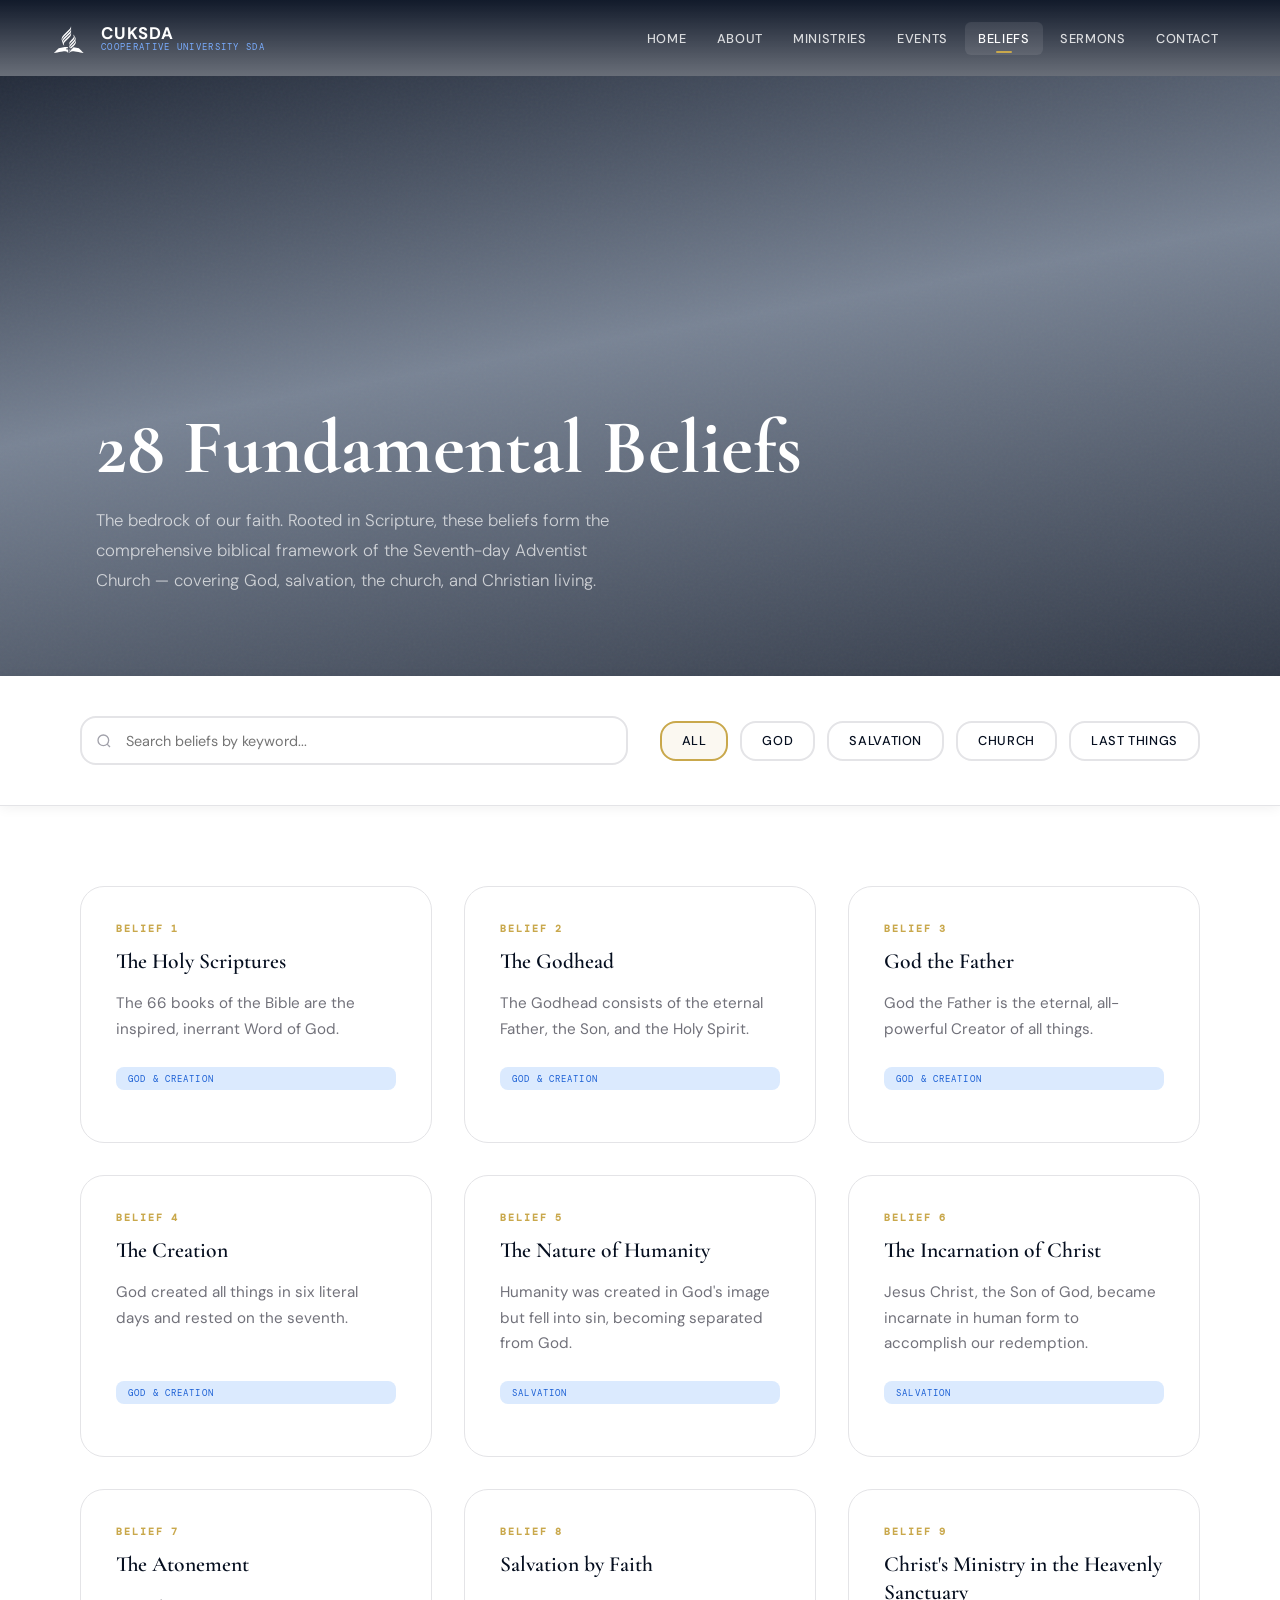
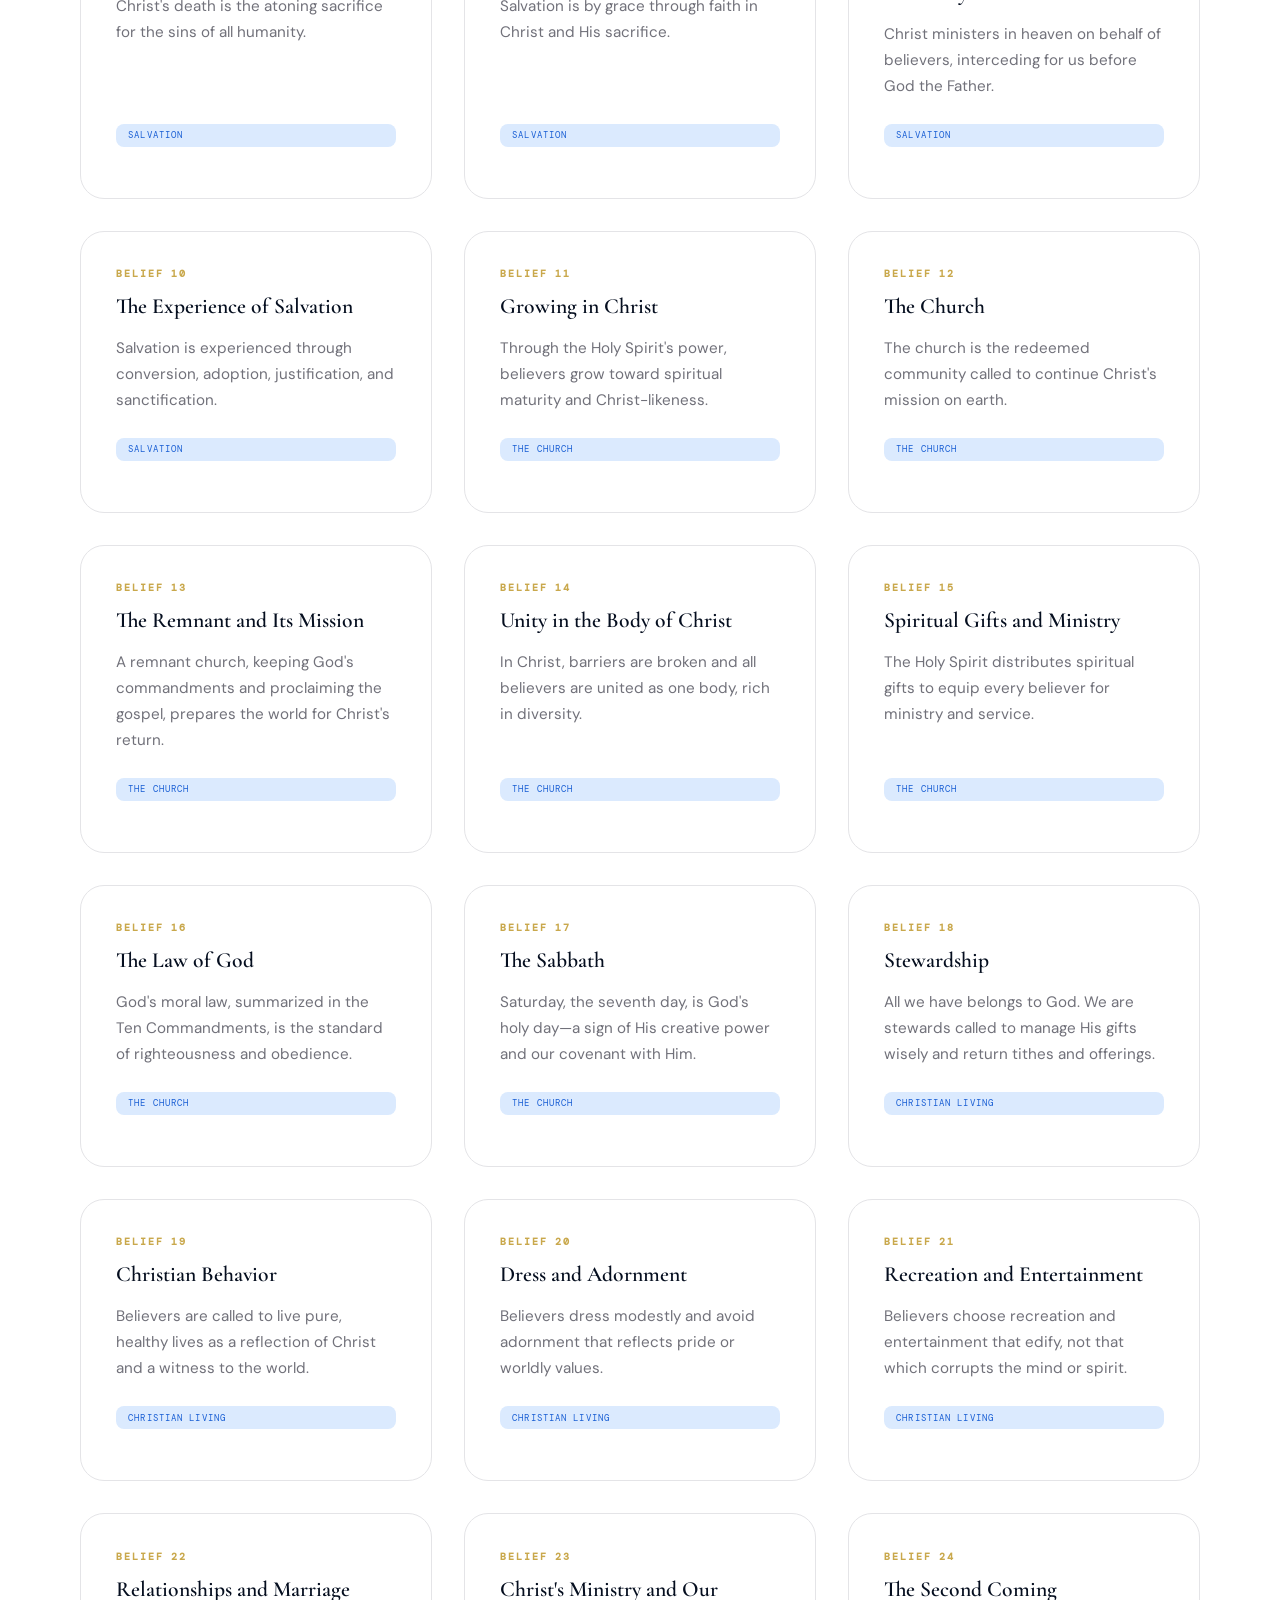
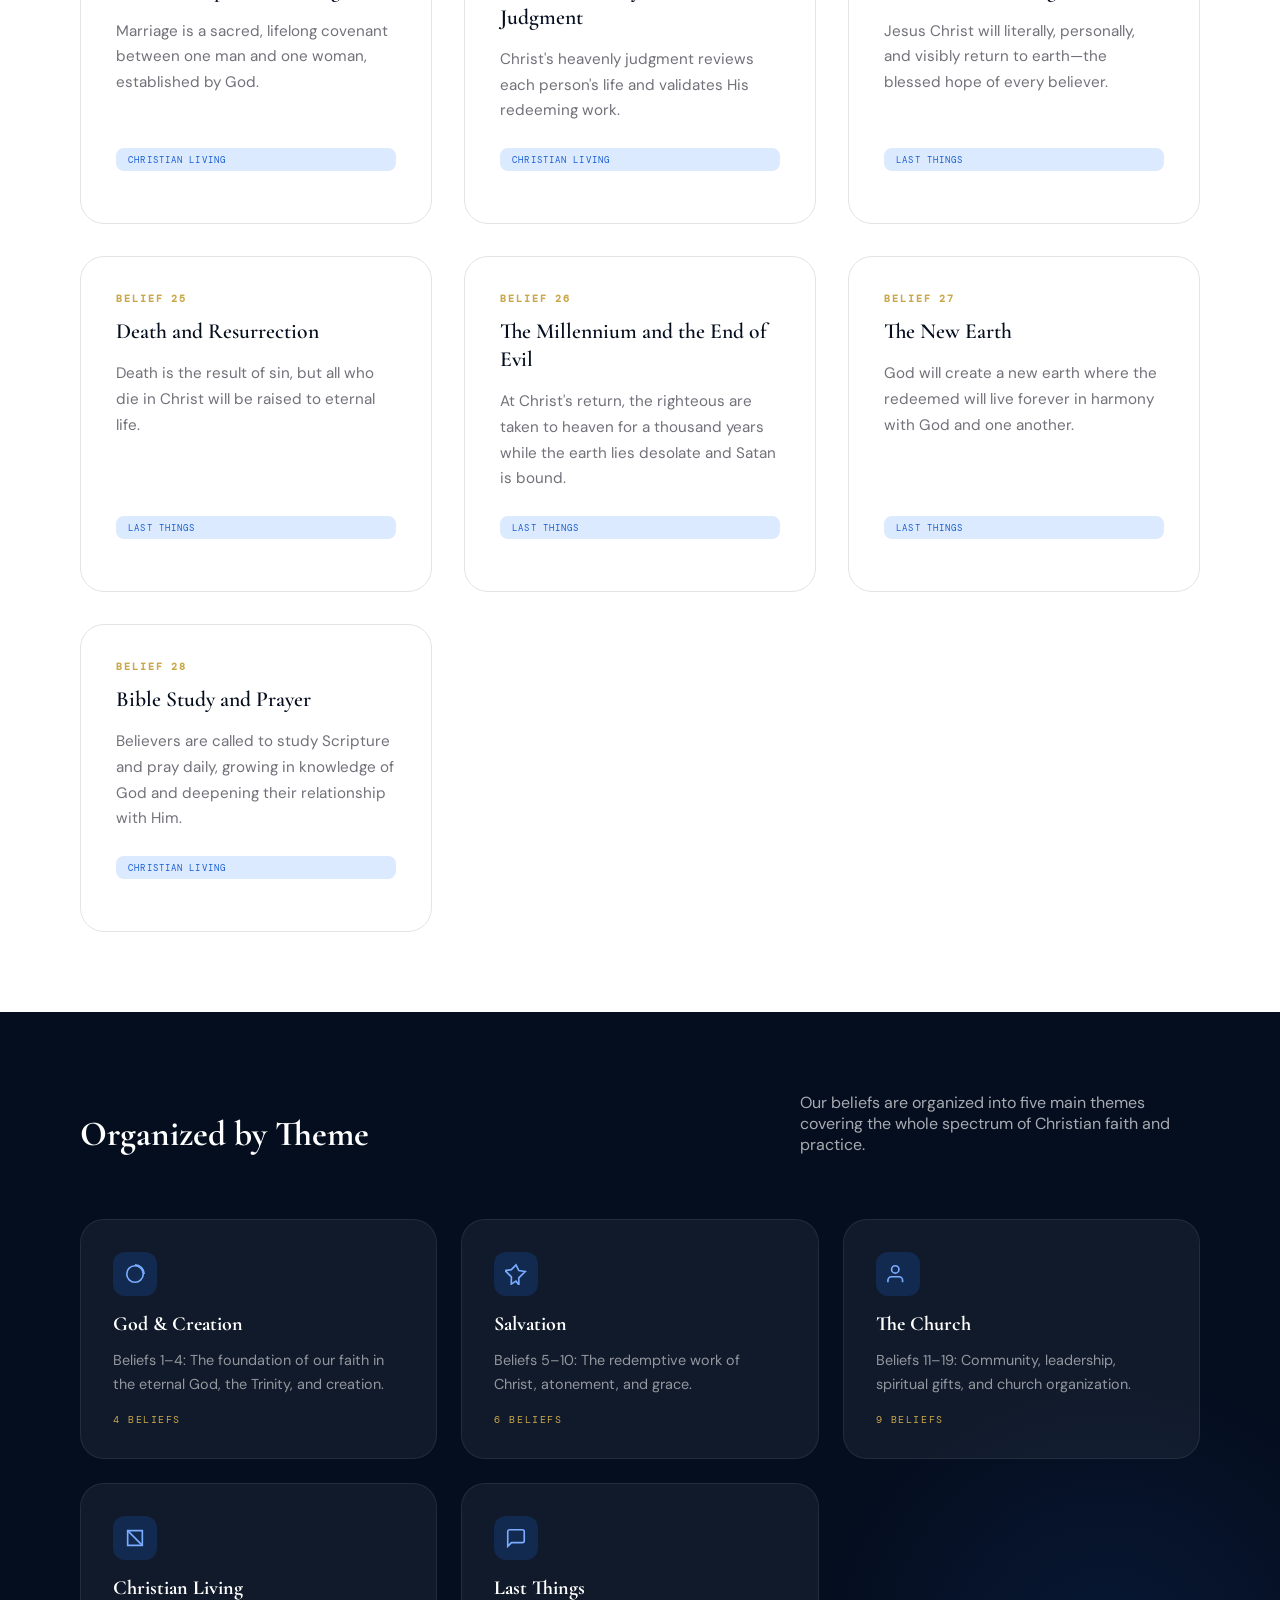
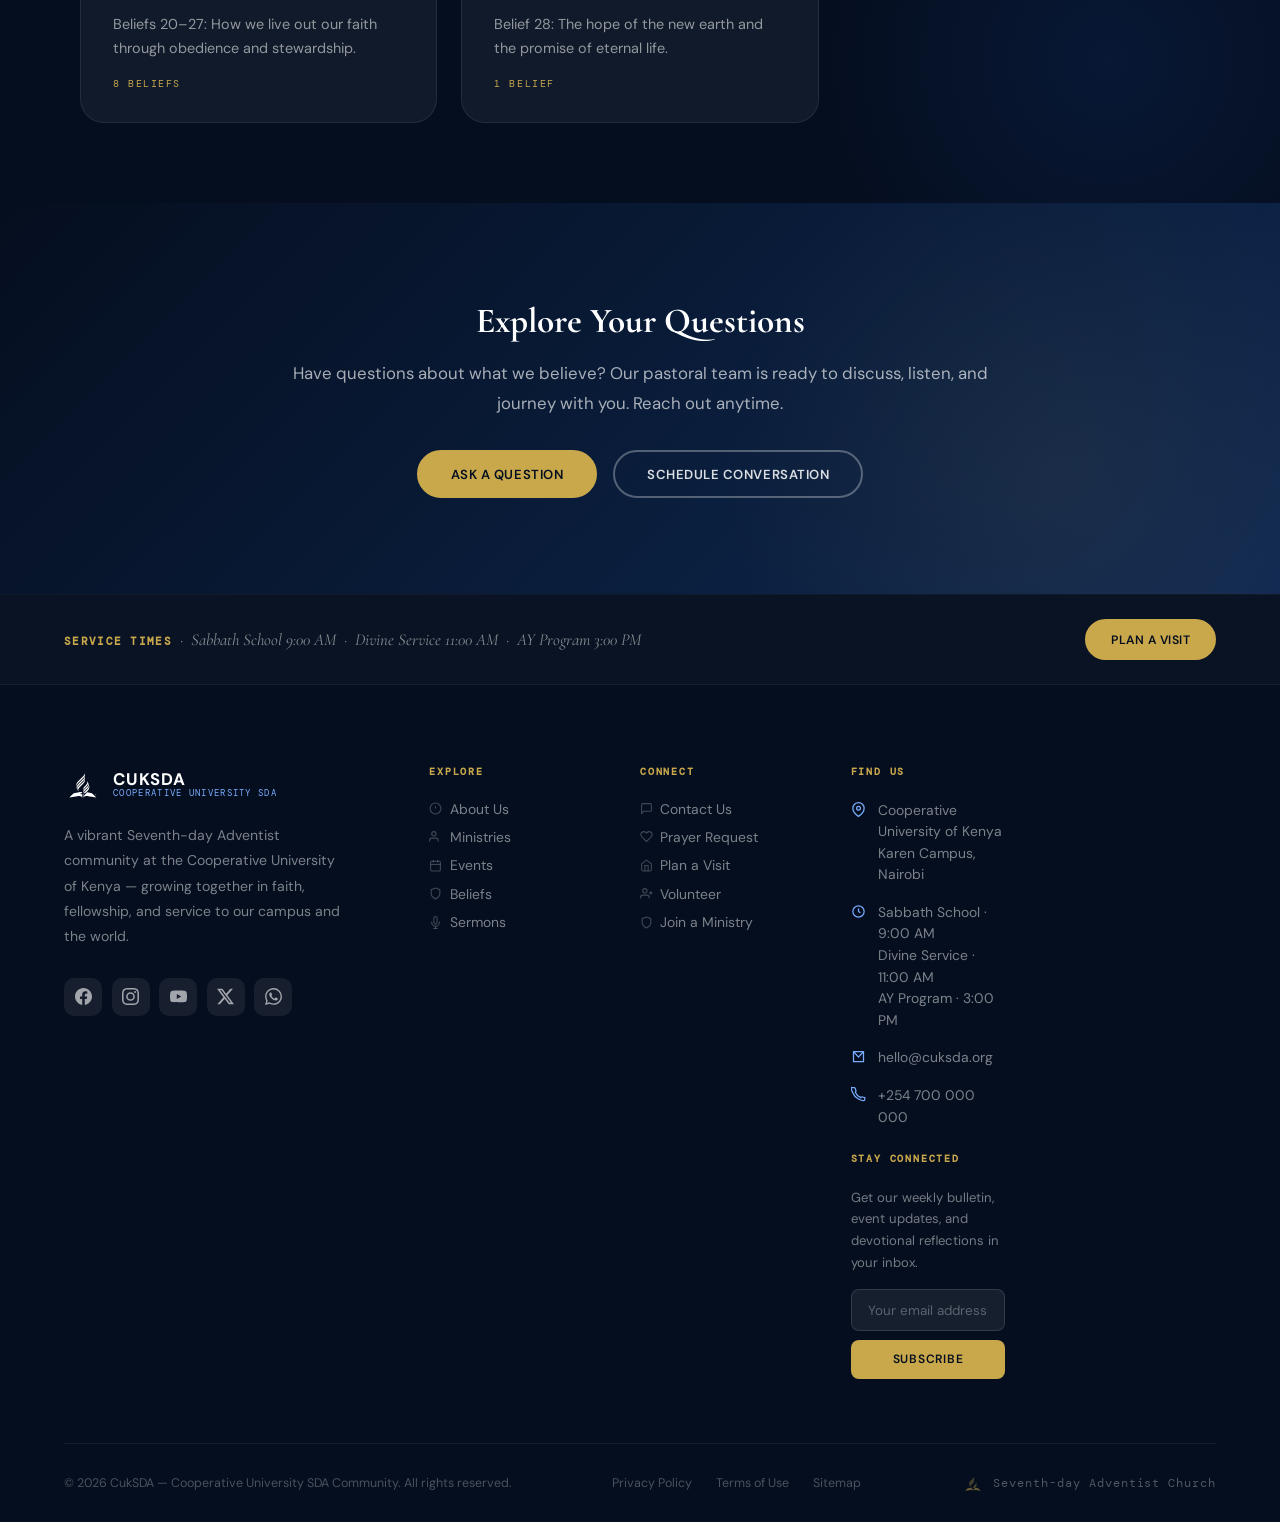
<file: beliefs.html>
<!DOCTYPE html>
<html lang="en">
<head>
  <meta charset="UTF-8">
  <meta name="viewport" content="width=device-width, initial-scale=1">
  <title>28 Fundamental Beliefs · CukSDA</title>
  <meta name="description" content="Explore the 28 Fundamental Beliefs of the Seventh-day Adventist Church. Discover what we believe about God, salvation, the Bible, the Sabbath, and Christian living.">
  <link rel="preconnect" href="https://fonts.googleapis.com">
  <link rel="preconnect" href="https://fonts.gstatic.com" crossorigin>
  <link href="https://fonts.googleapis.com/css2?family=Cormorant+Garamond:ital,wght@0,400;0,600;0,700;1,400;1,700&family=DM+Mono:wght@400;500&family=DM+Sans:wght@300;400;500;600;700&display=swap" rel="stylesheet">
  <style>
    /* ── RESET & ROOT ── */
    *, *::before, *::after { box-sizing: border-box; margin: 0; padding: 0; }
    html { scroll-behavior: smooth; font-size: 16px; }
    body { font-family: 'DM Sans', sans-serif; color: #0f172a; background: #fff; overflow-x: hidden; -webkit-font-smoothing: antialiased; }
    img { max-width: 100%; display: block; }
    a { text-decoration: none; color: inherit; }

    :root {
      --navy: #050e1f;
      --navy-mid: #0a1e3d;
      --navy-soft: #102952;
      --blue: #1a5fd4;
      --blue-mid: #1448a0;
      --blue-light: #7aadff;
      --blue-pale: #dbeafe;
      --gold: #c9a84c;
      --gold-light: #e4c97a;
      --gold-dim: #7a5e1e;
      --cream: #faf8f4;
      --cream-dark: #f0ece3;
      --white: #ffffff;
      --gray-100: #f4f4f5;
      --gray-200: #e4e4e7;
      --gray-400: #a1a1aa;
      --gray-500: #71717a;
      --gray-700: #3f3f46;
      --text: #0f172a;
      --radius-sm: 8px;
      --radius-md: 16px;
      --radius-lg: 24px;
      --radius-xl: 40px;
      --shadow-sm: 0 2px 12px rgba(0,0,0,0.06);
      --shadow-md: 0 8px 32px rgba(0,0,0,0.10);
      --shadow-lg: 0 20px 60px rgba(0,0,0,0.15);
      --transition: all 0.3s cubic-bezier(0.4,0,0.2,1);
    }

    /* ── BUTTONS ── */
    .btn {
      display: inline-flex; align-items: center; gap: 0.5rem;
      font-family: 'DM Sans', sans-serif; font-weight: 600; font-size: 0.82rem;
      letter-spacing: 0.04em; text-transform: uppercase;
      padding: 0.85rem 2rem; border-radius: var(--radius-xl);
      border: 2px solid transparent; cursor: pointer; transition: var(--transition);
    }
    .btn svg { width: 16px; height: 16px; }
    .btn-gold { background: var(--gold); color: var(--navy); border-color: var(--gold); }
    .btn-gold:hover { background: var(--gold-light); border-color: var(--gold-light); transform: translateY(-1px); box-shadow: 0 8px 24px rgba(201,168,76,0.35); }
    .btn-outline-dark { background: transparent; color: var(--navy); border-color: var(--navy); }
    .btn-outline-dark:hover { background: var(--navy); color: var(--white); }
    .btn-primary { background: var(--blue); color: var(--white); border-color: var(--blue); }
    .btn-primary:hover { background: var(--blue-mid); transform: translateY(-1px); box-shadow: 0 8px 24px rgba(26,95,212,0.35); }

    /* ── SECTION ATOMS ── */
    .section-tag { font-family: 'DM Mono', monospace; font-weight: 500; font-size: 0.66rem; letter-spacing: 0.2em; text-transform: uppercase; color: var(--blue); display: flex; align-items: center; gap: 0.75rem; margin-bottom: 1rem; }
    .section-tag::after { content: ''; width: 36px; height: 1.5px; background: currentColor; flex-shrink: 0; }
    .section-title { font-family: 'Cormorant Garamond', serif; font-weight: 700; font-size: clamp(2rem, 4vw, 3rem); line-height: 1.12; color: var(--navy); }
    .section-subtitle { color: var(--gray-500); font-size: 1rem; line-height: 1.8; max-width: 620px; margin-top: 1rem; font-weight: 400; }

    /* ── HEADER ── */
    header.site-header {
      position: fixed; top: 0; left: 0; right: 0; z-index: 200;
      height: 76px; display: flex; align-items: center; justify-content: space-between;
      padding: 0 3rem;
      background: linear-gradient(180deg,rgba(5,14,31,0.95) 0%,rgba(5,14,31,0.6) 100%);
      transition: background 0.4s, box-shadow 0.4s;
    }
    header.site-header.scrolled {
      background: rgba(5,14,31,0.97);
      box-shadow: 0 1px 0 rgba(255,255,255,0.06), 0 4px 24px rgba(0,0,0,0.4);
      backdrop-filter: blur(12px);
    }
    .logo-wrap { display: flex; align-items: center; gap: 0.7rem; }
    .logo-icon-adventist { width: 42px; height: 42px; flex-shrink: 0; }
    .logo-text { display: flex; flex-direction: column; line-height: 1.1; }
    .logo-text .church-name { font-family: 'DM Sans', sans-serif; font-weight: 700; font-size: 1.05rem; color: var(--white); letter-spacing: 0.04em; text-transform: uppercase; }
    .logo-text .church-sub { font-family: 'DM Mono', monospace; font-size: 0.58rem; color: var(--blue-light); letter-spacing: 0.14em; text-transform: uppercase; }

    nav.primary-nav { display: flex; align-items: center; gap: 0.2rem; }
    .nav-item { position: relative; }
    .nav-item > a, .nav-item > button {
      color: rgba(255,255,255,0.82); font-size: 0.8rem; font-weight: 500;
      letter-spacing: 0.05em; text-transform: uppercase;
      padding: 0.5rem 0.85rem; border-radius: 6px; transition: var(--transition);
      display: flex; align-items: center; gap: 0.3rem;
      background: none; border: none; cursor: pointer; font-family: inherit;
    }
    .nav-item > a:hover, .nav-item > a.active, .nav-item > button:hover { color: var(--white); background: rgba(255,255,255,0.09); }
    .nav-item > a.active { position: relative; }
    .nav-item > a.active::after { content: ''; position: absolute; bottom: 2px; left: 50%; transform: translateX(-50%); width: 16px; height: 2px; background: var(--gold); border-radius: 2px; }

    .dropdown {
      position: absolute; top: calc(100% + 8px); left: 50%;
      transform: translateX(-50%) translateY(-10px);
      min-width: 220px; background: rgba(5,14,31,0.98);
      backdrop-filter: blur(16px); border: 1px solid rgba(255,255,255,0.08);
      border-radius: var(--radius-md); padding: 0.75rem 0;
      opacity: 0; visibility: hidden; transition: all 0.25s cubic-bezier(0.4,0,0.2,1);
      box-shadow: 0 20px 60px rgba(0,0,0,0.4); z-index: 300;
    }
    .dropdown a { display: block; padding: 0.6rem 1.25rem; color: rgba(255,255,255,0.7); font-size: 0.82rem; font-weight: 400; transition: all 0.2s; white-space: nowrap; }
    .dropdown a:hover { color: var(--white); background: rgba(255,255,255,0.06); padding-left: 1.5rem; }
    .dropdown a.active { color: var(--gold); background: rgba(201,168,76,0.08); }
    .nav-item:hover .dropdown { opacity: 1; visibility: visible; transform: translateX(-50%) translateY(0); }

    .menu-toggle { display: none; background: none; border: none; cursor: pointer; flex-direction: column; gap: 5px; padding: 8px; }
    .menu-toggle span { display: block; width: 22px; height: 2px; background: var(--white); border-radius: 2px; transition: var(--transition); }

    /* ── PAGE HEADER HERO ── */
    .page-hero {
      position: relative; min-height: 600px;
      display: flex; flex-direction: column; justify-content: flex-end;
      overflow: hidden; background: linear-gradient(170deg, rgba(5,14,31,0.88) 0%, rgba(10,30,61,0.55) 45%, rgba(5,14,31,0.82) 100%),
        url('https://images.unsplash.com/photo-1529156069898-49953e39b3ac?w=1920&q=80') center/cover no-repeat;
      margin-top: 76px;
    }

    .page-hero::before {
      content: ''; position: absolute; inset: 0;
      background-image: url("data:image/svg+xml,%3Csvg viewBox='0 0 256 256' xmlns='http://www.w3.org/2000/svg'%3E%3Cfilter id='n'%3E%3CfeTurbulence type='fractalNoise' baseFrequency='0.9' numOctaves='4' stitchTiles='stitch'/%3E%3C/filter%3E%3Crect width='100%25' height='100%25' filter='url(%23n)'/%3E%3C/svg%3E");
      opacity: 0.04; pointer-events: none; z-index: 1;
    }

    .page-hero-content {
      position: relative; z-index: 3;
      padding: 0 6rem 5rem;
      max-width: 1400px; width: 100%;
      animation: fadeUp 1s ease forwards;
    }
    @keyframes fadeUp { from { opacity: 0; transform: translateY(32px); } to { opacity: 1; transform: translateY(0); } }

    .page-hero h1 {
      font-family: 'Cormorant Garamond', serif; font-weight: 700;
      font-size: clamp(2.8rem, 6vw, 5rem); line-height: 1.08;
      color: var(--white); max-width: 800px; margin-bottom: 1rem;
    }

    .page-hero p {
      color: rgba(255,255,255,0.70); font-size: 1.05rem; line-height: 1.78;
      max-width: 520px; font-weight: 300;
    }

    /* ── BELIEFS FILTER & NAV ── */
    .beliefs-controls {
      background: var(--white); padding: 2.5rem 5rem;
      display: flex; align-items: center; gap: 2rem; flex-wrap: wrap;
      border-bottom: 1px solid var(--gray-200);
      position: sticky; top: 76px; z-index: 100; box-shadow: var(--shadow-sm);
    }

    .beliefs-search {
      flex: 1; min-width: 250px;
      position: relative;
    }

    .beliefs-search input {
      width: 100%; padding: 0.85rem 1.25rem 0.85rem 2.75rem;
      border: 2px solid var(--gray-200); border-radius: var(--radius-md);
      font-family: 'DM Sans', sans-serif; font-size: 0.9rem;
      transition: border-color 0.2s, box-shadow 0.2s;
      background: var(--white);
    }

    .beliefs-search input:focus {
      outline: none; border-color: var(--blue); box-shadow: 0 0 0 3px rgba(26,95,212,0.1);
    }

    .beliefs-search svg {
      position: absolute; left: 1rem; top: 50%; transform: translateY(-50%);
      width: 16px; height: 16px; stroke: var(--gray-400); fill: none; stroke-width: 2;
      pointer-events: none;
    }

    .beliefs-filters {
      display: flex; gap: 0.75rem; flex-wrap: wrap;
    }

    .filter-btn {
      padding: 0.6rem 1.25rem; border-radius: var(--radius-md);
      border: 2px solid var(--gray-200); background: var(--white);
      color: var(--navy); font-family: 'DM Sans', sans-serif; font-size: 0.8rem;
      font-weight: 500; letter-spacing: 0.05em; text-transform: uppercase;
      cursor: pointer; transition: var(--transition);
    }

    .filter-btn:hover, .filter-btn.active {
      border-color: var(--gold); background: rgba(201,168,76,0.08); color: var(--navy);
    }

    /* ── BELIEFS GRID ── */
    .beliefs-grid {
      padding: 5rem; display: grid;
      grid-template-columns: repeat(auto-fill, minmax(340px, 1fr));
      gap: 2rem;
    }

    .belief-card {
      background: var(--white); border: 1px solid var(--gray-200);
      border-radius: var(--radius-lg); padding: 2.2rem;
      cursor: pointer; transition: var(--transition);
      position: relative; overflow: hidden;
      display: flex; flex-direction: column;
    }

    .belief-card::before {
      content: ''; position: absolute; top: 0; left: 0;
      width: 100%; height: 4px; background: var(--gold);
      transform: scaleX(0); transform-origin: left;
      transition: transform 0.4s cubic-bezier(0.4,0,0.2,1);
    }

    .belief-card:hover {
      box-shadow: var(--shadow-md); transform: translateY(-6px);
      border-color: var(--gold);
    }

    .belief-card:hover::before { transform: scaleX(1); }

    .belief-number {
      font-family: 'DM Mono', monospace; font-size: 0.65rem;
      letter-spacing: 0.18em; text-transform: uppercase;
      color: var(--gold); margin-bottom: 0.75rem; font-weight: 600;
    }

    .belief-title {
      font-family: 'Cormorant Garamond', serif; font-size: 1.35rem;
      font-weight: 600; color: var(--navy); margin-bottom: 1rem;
      line-height: 1.3;
    }

    .belief-summary {
      color: var(--gray-500); font-size: 0.95rem; line-height: 1.7;
      margin-bottom: 1.5rem; flex-grow: 1;
    }

    .belief-category {
      display: inline-block; font-family: 'DM Mono', monospace;
      font-size: 0.58rem; letter-spacing: 0.12em; text-transform: uppercase;
      background: var(--blue-pale); color: var(--blue); padding: 0.35rem 0.75rem;
      border-radius: var(--radius-sm); margin-bottom: 1rem;
    }

    .belief-icon {
      width: 48px; height: 48px; background: var(--blue-pale);
      border-radius: 12px; display: flex; align-items: center; justify-content: center;
      margin-bottom: 1rem;
    }

    .belief-icon svg {
      width: 24px; height: 24px; stroke: var(--blue); fill: none; stroke-width: 1.8;
    }

    /* ── MODAL / EXPANDED VIEW ── */
    .belief-modal {
      position: fixed; top: 0; left: 0; right: 0; bottom: 0;
      background: rgba(5,14,31,0.6); backdrop-filter: blur(8px);
      display: none; align-items: center; justify-content: center;
      z-index: 400; padding: 2rem; animation: fadeIn 0.3s ease;
    }

    .belief-modal.show { display: flex; }

    @keyframes fadeIn { from { opacity: 0; } to { opacity: 1; } }

    .belief-modal-content {
      background: var(--white); border-radius: var(--radius-lg);
      padding: 3rem; max-width: 720px; width: 100%;
      max-height: 90vh; overflow-y: auto;
      animation: slideUp 0.4s cubic-bezier(0.4,0,0.2,1);
      box-shadow: var(--shadow-lg);
    }

    @keyframes slideUp {
      from { opacity: 0; transform: translateY(40px); }
      to { opacity: 1; transform: translateY(0); }
    }

    .modal-close {
      position: absolute; top: 1.5rem; right: 1.5rem;
      width: 40px; height: 40px; background: var(--gray-100);
      border: none; border-radius: 50%; cursor: pointer;
      display: flex; align-items: center; justify-content: center;
      transition: var(--transition);
    }

    .modal-close:hover { background: var(--gray-200); }

    .modal-close svg {
      width: 20px; height: 20px; stroke: var(--navy); fill: none; stroke-width: 2.5;
    }

    .modal-header {
      display: flex; align-items: flex-start; gap: 1.5rem; margin-bottom: 2rem;
    }

    .modal-icon {
      width: 60px; height: 60px; background: var(--blue-pale);
      border-radius: 16px; display: flex; align-items: center;
      justify-content: center; flex-shrink: 0;
    }

    .modal-icon svg {
      width: 32px; height: 32px; stroke: var(--blue); fill: none; stroke-width: 1.5;
    }

    .modal-title-group h2 {
      font-family: 'Cormorant Garamond', serif; font-size: 2rem;
      color: var(--navy); margin-bottom: 0.5rem;
    }

    .modal-title-group .belief-category {
      margin-bottom: 0;
    }

    .modal-divider {
      height: 2px; background: var(--gray-200);
      margin: 2rem 0;
    }

    .modal-body h3 {
      font-family: 'Cormorant Garamond', serif; font-size: 1.3rem;
      color: var(--navy); margin: 1.5rem 0 0.75rem;
    }

    .modal-body h3:first-child { margin-top: 0; }

    .modal-body p {
      color: var(--gray-700); font-size: 0.98rem; line-height: 1.85;
      margin-bottom: 1rem;
    }

    .scripture-ref {
      background: var(--cream); border-left: 4px solid var(--gold);
      padding: 1rem 1.25rem; border-radius: var(--radius-md);
      font-family: 'Cormorant Garamond', serif; font-style: italic;
      color: var(--navy); margin: 1.5rem 0; line-height: 1.75;
    }

    .scripture-ref strong {
      display: block; font-family: 'DM Mono', monospace;
      font-style: normal; font-size: 0.8rem; letter-spacing: 0.1em;
      color: var(--gold); margin-bottom: 0.5rem; text-transform: uppercase;
    }

    .belief-list {
      list-style: none; margin: 1rem 0;
    }

    .belief-list li {
      padding-left: 1.75rem; margin-bottom: 0.8rem;
      color: var(--gray-700); font-size: 0.98rem; line-height: 1.7;
      position: relative;
    }

    .belief-list li::before {
      content: '✦'; position: absolute; left: 0; color: var(--gold);
      font-size: 0.8rem;
    }

    .modal-actions {
      display: flex; gap: 1rem; margin-top: 2rem; padding-top: 2rem;
      border-top: 1px solid var(--gray-200);
    }

    .modal-actions .btn { flex: 1; text-align: center; }

    /* ── CATEGORIES SECTION ── */
    .beliefs-categories {
      padding: 5rem; background: var(--navy);
      position: relative; overflow: hidden;
    }

    .beliefs-categories::before {
      content: ''; position: absolute; bottom: -20%; right: -10%;
      width: 600px; height: 600px; border-radius: 50%;
      background: radial-gradient(circle, rgba(26,95,212,0.12) 0%, transparent 68%);
      pointer-events: none;
    }

    .categories-header {
      display: flex; align-items: flex-end; justify-content: space-between;
      flex-wrap: wrap; gap: 2rem; margin-bottom: 4rem;
      position: relative; z-index: 2;
    }

    .categories-header h2 {
      font-family: 'Cormorant Garamond', serif; font-size: 2.2rem;
      color: var(--white);
    }

    .categories-grid {
      display: grid; grid-template-columns: repeat(auto-fit, minmax(280px, 1fr));
      gap: 1.5rem; position: relative; z-index: 2;
    }

    .category-box {
      background: rgba(255,255,255,0.05); border: 1px solid rgba(255,255,255,0.08);
      border-radius: var(--radius-lg); padding: 2rem;
      transition: var(--transition);
    }

    .category-box:hover {
      background: rgba(255,255,255,0.08); border-color: rgba(201,168,76,0.3);
      transform: translateY(-4px);
    }

    .category-icon {
      width: 44px; height: 44px; background: rgba(26,95,212,0.22);
      border-radius: 12px; display: flex; align-items: center;
      justify-content: center; margin-bottom: 1rem;
    }

    .category-icon svg {
      width: 22px; height: 22px; stroke: var(--blue-light); fill: none; stroke-width: 1.8;
    }

    .category-box h3 {
      font-family: 'Cormorant Garamond', serif; font-size: 1.25rem;
      color: var(--white); margin-bottom: 0.75rem;
    }

    .category-box p {
      color: rgba(255,255,255,0.55); font-size: 0.9rem; line-height: 1.7;
      margin-bottom: 1rem;
    }

    .category-count {
      font-family: 'DM Mono', monospace; font-size: 0.65rem;
      letter-spacing: 0.15em; text-transform: uppercase;
      color: var(--gold);
    }

    /* ── CTA SECTION ── */
    .beliefs-cta {
      padding: 6rem 5rem; background: linear-gradient(135deg, var(--navy) 0%, var(--navy-mid) 60%, var(--navy-soft) 100%);
      text-align: center; position: relative; overflow: hidden;
    }

    .beliefs-cta::after {
      content: ''; position: absolute; top: -20%; right: -10%;
      width: 700px; height: 700px; border-radius: 50%;
      background: radial-gradient(circle, rgba(201,168,76,0.07) 0%, transparent 68%);
      pointer-events: none;
    }

    .beliefs-cta-content {
      max-width: 700px; margin: 0 auto; position: relative; z-index: 2;
    }

    .beliefs-cta h2 {
      font-family: 'Cormorant Garamond', serif; font-size: 2.2rem;
      color: var(--white); margin-bottom: 1rem;
    }

    .beliefs-cta p {
      color: rgba(255,255,255,0.65); font-size: 1.05rem;
      line-height: 1.8; margin-bottom: 2rem;
    }

    .beliefs-cta-actions {
      display: flex; gap: 1rem; justify-content: center; flex-wrap: wrap;
    }

    /* ── RESPONSIVE ── */
    @media (max-width: 1024px) {
      .page-hero-content, .beliefs-controls, .beliefs-grid, .beliefs-categories, .beliefs-cta {
        padding: 3rem;
      }
      .beliefs-grid {
        grid-template-columns: repeat(auto-fill, minmax(300px, 1fr));
      }
      .categories-grid {
        grid-template-columns: repeat(auto-fit, minmax(250px, 1fr));
      }
      header.site-header { padding: 0 1.5rem; }
    }

    @media (max-width: 768px) {
      .page-hero-content { padding: 0 1.5rem 3rem; }
      .page-hero h1 { font-size: clamp(2rem, 5vw, 3.5rem); }
      .beliefs-controls {
        padding: 1.5rem; flex-direction: column; align-items: stretch;
        gap: 1rem;
      }
      .beliefs-search { min-width: 100%; }
      .beliefs-filters { justify-content: center; }
      .beliefs-grid, .beliefs-categories, .beliefs-cta {
        padding: 2rem 1.5rem;
      }
      .beliefs-grid {
        grid-template-columns: 1fr;
      }
      .categories-grid {
        grid-template-columns: 1fr;
      }
      .belief-modal-content {
        padding: 2rem; max-height: calc(100vh - 4rem);
      }
      .modal-close {
        width: 36px; height: 36px;
      }
      .modal-title-group h2 {
        font-size: 1.5rem;
      }
      .beliefs-cta-actions {
        flex-direction: column;
      }
      .beliefs-cta-actions .btn {
        width: 100%;
      }
      .menu-toggle { display: flex; }
      nav.primary-nav {
        position: fixed; top: 76px; left: 0; right: 0;
        background: rgba(5,14,31,0.98); backdrop-filter: blur(16px);
        flex-direction: column; padding: 1.5rem; gap: 0.4rem;
        transform: translateY(-110%); transition: transform 0.4s cubic-bezier(0.4,0,0.2,1);
        border-bottom: 1px solid rgba(255,255,255,0.06); overflow-y: auto;
        max-height: calc(100vh - 76px);
      }
      nav.primary-nav.open { transform: translateY(0); }
      .nav-item { width: 100%; }
      .nav-item > a { width: 100%; padding: 0.75rem 1rem; }
    }
    
    /* ── FOOTER ── */
    footer.site-footer { background: var(--navy); color: var(--white); border-top: 1px solid rgba(255,255,255,0.05); }
    .footer-top { background: rgba(255,255,255,0.02); border-bottom: 1px solid rgba(255,255,255,0.05); padding: 1.5rem 4rem; display: flex; align-items: center; justify-content: space-between; max-width: 1400px; margin: 0 auto; flex-wrap: wrap; gap: 1rem; }
    .footer-top-text { font-family: 'Cormorant Garamond', serif; font-style: italic; font-size: 1.05rem; color: rgba(255,255,255,0.5); }
    .footer-top-text strong { color: var(--gold); font-style: normal; font-family: 'DM Mono', monospace; font-size: 0.68rem; letter-spacing: 0.12em; text-transform: uppercase; }
    .footer-inner { display: grid; grid-template-columns: 2fr 1fr 1fr 1fr 1fr; gap: 3.5rem; padding: 5rem 4rem 4rem; max-width: 1400px; margin: 0 auto; }
    .footer-brand p { color: rgba(255,255,255,0.48); font-size: 0.88rem; line-height: 1.8; margin-top: 1.25rem; max-width: 280px; }
    /* Real Adventist logo in footer */
    .footer-logo-icon { width: 38px; height: 38px; flex-shrink: 0; }
    .footer-socials { display: flex; gap: 0.6rem; margin-top: 1.75rem; }
    .social-btn {
      width: 38px; height: 38px; background: rgba(255,255,255,0.07); border-radius: 10px;
      display: flex; align-items: center; justify-content: center; transition: var(--transition);
      color: rgba(255,255,255,0.6);
    }
    .social-btn:hover { background: var(--blue); color: var(--white); transform: translateY(-2px); }
    .social-btn svg { width: 17px; height: 17px; fill: currentColor; }
    /* Individual social colors on hover */
    .social-fb:hover { background: #1877f2; }
    .social-ig:hover { background: linear-gradient(135deg, #833ab4, #fd1d1d, #fcb045); }
    .social-yt:hover { background: #ff0000; }
    .social-tw:hover { background: #000000; }
    .social-wa:hover { background: #25d366; }

    .footer-col h5 { font-family: 'DM Mono', monospace; font-size: 0.62rem; letter-spacing: 0.18em; text-transform: uppercase; color: var(--gold); margin-bottom: 1.35rem; }
    .footer-col ul { list-style: none; }
    .footer-col ul li { margin-bottom: 0.65rem; }
    .footer-col ul li a { color: rgba(255,255,255,0.48); font-size: 0.87rem; transition: color 0.2s; display: flex; align-items: center; gap: 0.45rem; }
    .footer-col ul li a:hover { color: var(--white); }
    .footer-col ul li a svg { width: 13px; height: 13px; stroke: currentColor; fill: none; stroke-width: 2; opacity: 0.5; flex-shrink: 0; }
    .footer-contact-item { display: flex; align-items: flex-start; gap: 0.75rem; margin-bottom: 1rem; color: rgba(255,255,255,0.48); font-size: 0.87rem; line-height: 1.55; }
    .footer-contact-item svg { width: 15px; height: 15px; stroke: var(--blue-light); fill: none; stroke-width: 2; margin-top: 2px; flex-shrink: 0; }
    .footer-contact-item a { color: rgba(255,255,255,0.48); transition: color 0.2s; }
    .footer-contact-item a:hover { color: var(--white); }

    .footer-newsletter { margin-top: 1.5rem; }
    .footer-newsletter p { color: rgba(255,255,255,0.45); font-size: 0.82rem; line-height: 1.65; margin-bottom: 1rem; }
    .newsletter-form { display: flex; flex-direction: column; gap: 0.6rem; }
    .newsletter-form input {
      background: rgba(255,255,255,0.07); border: 1px solid rgba(255,255,255,0.12);
      border-radius: var(--radius-sm); color: var(--white); font-family: 'DM Sans', sans-serif;
      font-size: 0.84rem; padding: 0.7rem 1rem; outline: none; transition: border-color 0.2s; width: 100%;
    }
    .newsletter-form input:focus { border-color: var(--blue-light); }
    .newsletter-form input::placeholder { color: rgba(255,255,255,0.3); }
    .newsletter-form button {
      background: var(--gold); color: var(--navy); border: none; border-radius: var(--radius-sm);
      font-family: 'DM Sans', sans-serif; font-weight: 600; font-size: 0.75rem; letter-spacing: 0.06em;
      text-transform: uppercase; padding: 0.7rem 1rem; cursor: pointer; transition: var(--transition);
    }
    .newsletter-form button:hover { background: var(--gold-light); }

    .footer-divider { border: none; border-top: 1px solid rgba(255,255,255,0.06); margin: 0 4rem; }
    .footer-bottom {
      padding: 1.75rem 4rem; display: flex; align-items: center; justify-content: space-between;
      max-width: 1400px; margin: 0 auto; flex-wrap: wrap; gap: 1rem;
    }
    .footer-bottom p { color: rgba(255,255,255,0.28); font-size: 0.78rem; }
    .footer-bottom-links { display: flex; gap: 1.5rem; }
    .footer-bottom-links a { color: rgba(255,255,255,0.28); font-size: 0.78rem; transition: color 0.2s; }
    .footer-bottom-links a:hover { color: rgba(255,255,255,0.6); }
    .sda-badge { display: flex; align-items: center; gap: 0.6rem; color: rgba(255,255,255,0.3); font-size: 0.74rem; font-family: 'DM Mono', monospace; letter-spacing: 0.08em; }
    /* Official Adventist logo in badge */
    .sda-badge-logo { width: 22px; height: 22px; opacity: 0.5; }

    /* ── RESPONSIVE ── */
    @media (max-width: 1200px) {
      .footer-inner { grid-template-columns: 1fr 1fr 1fr; gap: 2.5rem; }
      .beliefs-grid { grid-template-columns: repeat(2, 1fr); }
    }
    @media (max-width: 1024px) {
      .page-hero { padding: 0 3rem 4rem; }
      .who-section, .vmv-section, .history-section, .pillars-section, .team-section, .beliefs-section, .campus-section, .cta-section { padding: 5rem 3rem; }
      .who-grid { grid-template-columns: 1fr; gap: 3rem; }
      .who-image-grid { order: -1; }
      .vmv-cards { grid-template-columns: 1fr 1fr; }
      .pillars-grid { grid-template-columns: 1fr 1fr; }
      .beliefs-intro { grid-template-columns: 1fr; gap: 2rem; }
      .campus-photos { grid-template-columns: 1fr 1fr; grid-template-rows: auto; }
      .campus-photo.span-col { grid-row: auto; }
      .cta-cards { grid-template-columns: 1fr 1fr; }
      .footer-inner { grid-template-columns: 1fr 1fr; gap: 2.5rem; padding: 4rem 3rem 3rem; }
      .footer-top { padding: 1.5rem 3rem; }
      .footer-divider { margin: 0 3rem; }
      .footer-bottom { padding: 1.5rem 3rem; }
    }
    @media (max-width: 768px) {
      header.site-header { padding: 0 1.5rem; }
      .menu-toggle { display: flex; }
      nav.primary-nav {
        position: fixed; top: 76px; left: 0; right: 0;
        background: rgba(5,14,31,0.98); backdrop-filter: blur(16px);
        flex-direction: column; padding: 1.5rem; gap: 0.4rem;
        transform: translateY(-110%); transition: transform 0.4s cubic-bezier(0.4,0,0.2,1);
        border-bottom: 1px solid rgba(255,255,255,0.06);
        overflow-y: auto; max-height: calc(100vh - 76px);
      }
      nav.primary-nav.open { transform: translateY(0); }
      .nav-item { width: 100%; }
      .nav-item > a, .nav-item > button { width: 100%; padding: 0.75rem 1rem; }
      .nav-item .chevron { display: none; }
      .dropdown {
        position: static; transform: none; opacity: 1; visibility: visible;
        display: none; background: rgba(255,255,255,0.03); border: none;
        box-shadow: none; min-width: auto; padding: 0.5rem 0 0.5rem 1rem; margin-top: 0.25rem;
      }
      .dropdown::before { display: none; }
      .dropdown a { padding: 0.5rem 1rem; font-size: 0.85rem; }
      .nav-item.open .dropdown { display: block; }

      .page-hero { padding: 0 1.5rem 3rem; min-height: 360px; }
      .anchor-tabs-inner { padding: 0 1.5rem; }
      .who-section, .vmv-section, .history-section, .pillars-section, .team-section, .beliefs-section, .campus-section, .cta-section { padding: 4rem 1.5rem; }
      .mission-strip { padding: 0.9rem 1.5rem; }
      .vmv-cards { grid-template-columns: 1fr; }
      .pillars-grid { grid-template-columns: 1fr; }
      .beliefs-grid { grid-template-columns: 1fr 1fr; }
      .campus-photos { grid-template-columns: 1fr 1fr; }
      .campus-photo { height: 200px; }
      .cta-cards { grid-template-columns: 1fr; }
      .who-stats { grid-template-columns: 1fr 1fr; }
      .team-grid { grid-template-columns: 1fr 1fr; }
      .footer-inner { grid-template-columns: 1fr; gap: 2rem; padding: 3rem 1.5rem 2rem; }
      .footer-top, .footer-bottom { padding: 1.25rem 1.5rem; }
      .footer-divider { margin: 0 1.5rem; }
      .footer-bottom { flex-direction: column; align-items: flex-start; gap: 0.75rem; }
      .footer-bottom-links { flex-wrap: wrap; gap: 1rem; }
    }
  </style>
</head>
<body>

  <!-- ════════════════════ HEADER ════════════════════ -->
  <header class="site-header" id="site-header">
    <a class="logo-wrap" href="./index.html">
      <svg class="logo-icon-adventist" xmlns="http://www.w3.org/2000/svg" viewBox="0 0 210 210">
        <g fill="none" fill-rule="evenodd">
          <path fill="#FFFFFF" d="M106.924 171.313c0 .54.62.543.731 0 .824-3.998 2.075-6.663 4.03-9.25l-4.397.003c-.201 0-.364.162-.364.363v8.884zm31.611-55.503c.05 5.78-1.61 10.747-12.15 21.297l-8.336 8.338c-3.794 3.797-7.205 7.264-9.222 10.73h8.233l.974-.975 11.96-11.984c9.96-9.97 11.349-20.516 9.223-27.395-.181-.584-.687-.623-.682-.01zm-10.496 35.265l-9.99 10.008c-6.047 6.053-11.125 11.269-11.125 16.973l.006 1.588c0 .43.536.499.7.048 1.868-5.107 8.106-10.557 19.548-8.625 0 0 49.849 8.622 50.267 8.659.487.043.728-.437.414-.81-.189-.225-23.2-23.258-23.2-23.258l-26.62-4.583zm-36.062 10.988a.364.364 0 0 1-.364-.364v-5.163c0-.202.163-.364.364-.364l8.724.002c.201 0 .364-.163.364-.364-.023-4.637-3.515-7.788-17.508-5.35l-30.215 5.198s-23.012 23.033-23.2 23.258c-.315.373-.074.853.413.81.42-.037 50.267-8.66 50.267-8.66 11.443-1.931 17.681 3.52 19.548 8.626.164.45.701.383.701-.048l.001-17.218c0-.2-.163-.363-.364-.363h-8.731zm-13.928-72.16c-9.96 9.969-11.349 20.516-9.222 27.395.18.584.686.623.68.01-.05-5.78 1.612-10.746 12.151-21.296l22.721-22.735c6.047-6.054 11.125-11.27 11.125-16.973v-8.897c0-.542-.62-.544-.732 0-1.494 7.26-4.395 10.125-10.378 16.113L78.05 89.902zm37.477-26.933c0-.54-.62-.543-.732 0-1.494 7.261-4.388 10.17-10.37 16.16L80.56 102.993c-11.58 11.592-13.584 22.81-7.694 30.02.393.481.815.192.56-.388-3.895-8.819 5.443-18.17 9.889-22.62L104.401 88.9c6.047-6.053 11.125-11.269 11.125-16.973V62.97zm-34.311 55.008c-11.581 11.592-6.256 22.787.5 25.87.592.27.828-.211.374-.603-5.416-4.699-3.772-12.6 3.04-19.418l19.248-19.267c6.047-6.053 11.124-11.268 11.124-16.972v-8.896c0-.54-.62-.543-.73 0-1.495 7.259-4.39 10.112-10.373 16.1l-23.183 23.186zm25.688 37.771c0 .541.62.543.73 0 1.496-7.259 4.39-10.17 10.372-16.158l9.479-9.468c11.58-11.59 13.583-22.809 7.693-30.018-.393-.481-.815-.193-.558.387 3.893 8.819-5.444 18.169-9.89 22.62l-6.701 6.709c-6.048 6.052-11.125 11.267-11.125 16.971v8.957zm11.128-31.822c-5.983 5.988-8.879 8.841-10.373 16.101-.112.544-.731.542-.731 0v-8.896c0-5.703 5.077-10.92 11.125-16.972l4.862-4.868c6.813-6.82 8.457-14.719 3.04-19.418-.453-.392-.217-.874.376-.603 6.755 3.082 12.08 14.277.498 25.87l-8.797 8.786z"/>
        </g>
      </svg>
      <div class="logo-text">
        <span class="church-name">CukSDA</span>
        <span class="church-sub">Cooperative University SDA</span>
      </div>
    </a>

    <nav class="primary-nav" id="primary-nav">
      <div class="nav-item"><a href="./index.html">Home</a></div>
      <div class="nav-item"><a href="./about.html">About</a></div>
      <div class="nav-item"><a href="./ministries.html">Ministries</a></div>
      <div class="nav-item"><a href="./events.html">Events</a></div>
      <div class="nav-item"><a href="./beliefs.html" class="active">Beliefs</a></div>
      <div class="nav-item"><a href="./sermons.html">Sermons</a></div>
      <div class="nav-item"><a href="./contact.html">Contact</a></div>
    </nav>

    <button class="menu-toggle" id="menu-toggle" aria-label="Menu"><span></span><span></span><span></span></button>
  </header>

  <!-- ════════════════════ PAGE HERO ════════════════════ -->
  <section class="page-hero">
    <div class="page-hero-content">
      <h1>28 Fundamental Beliefs</h1>
      <p>The bedrock of our faith. Rooted in Scripture, these beliefs form the comprehensive biblical framework of the Seventh-day Adventist Church — covering God, salvation, the church, and Christian living.</p>
    </div>
  </section>

  <!-- ════════════════════ SEARCH & FILTER ════════════════════ -->
  <div class="beliefs-controls">
    <div class="beliefs-search">
      <svg viewBox="0 0 24 24"><circle cx="11" cy="11" r="8"/><path d="m21 21-4.35-4.35"/></svg>
      <input type="text" id="beliefSearch" placeholder="Search beliefs by keyword..." aria-label="Search beliefs">
    </div>
    <div class="beliefs-filters">
      <button class="filter-btn active" data-category="all">All</button>
      <button class="filter-btn" data-category="God & Creation">God</button>
      <button class="filter-btn" data-category="Salvation">Salvation</button>
      <button class="filter-btn" data-category="The Church">Church</button>
      <button class="filter-btn" data-category="Last Things">Last Things</button>
    </div>
  </div>

  <main>

    <!-- ════════════════════ BELIEFS GRID ════════════════════ -->
    <section class="beliefs-grid" id="beliefsGrid">
      <!-- Dynamically populated by JavaScript -->
    </section>

    <!-- ════════════════════ BELIEF MODAL ════════════════════ -->
    <div class="belief-modal" id="beliefModal">
      <div class="belief-modal-content">
        <button class="modal-close" id="modalClose" aria-label="Close">
          <svg viewBox="0 0 24 24"><line x1="18" y1="6" x2="6" y2="18"/><line x1="6" y1="6" x2="18" y2="18"/></svg>
        </button>
        <div class="modal-header">
          <div class="modal-icon" id="modalIcon"></div>
          <div class="modal-title-group">
            <h2 id="modalTitle"></h2>
            <span class="belief-category" id="modalCategory"></span>
          </div>
        </div>
        <div class="modal-divider"></div>
        <div class="modal-body" id="modalBody"></div>
        <div class="modal-actions">
          <a href="./contact.html" class="btn btn-primary">Prayer Request</a>
          <button class="btn btn-outline-dark" onclick="printBelief()">Print Belief</button>
        </div>
      </div>
    </div>

    <!-- ════════════════════ CATEGORIES ════════════════════ -->
    <section class="beliefs-categories">
      <div class="categories-header">
        <h2>Organized by Theme</h2>
        <p style="color: rgba(255,255,255,0.65); max-width: 400px;">Our beliefs are organized into five main themes covering the whole spectrum of Christian faith and practice.</p>
      </div>
      <div class="categories-grid">
        <div class="category-box">
          <div class="category-icon">
            <svg viewBox="0 0 24 24"><circle cx="12" cy="12" r="9"/><path d="M12 2a10 10 0 0 1 10 10"/></svg>
          </div>
          <h3>God & Creation</h3>
          <p>Beliefs 1–4: The foundation of our faith in the eternal God, the Trinity, and creation.</p>
          <div class="category-count">4 Beliefs</div>
        </div>
        <div class="category-box">
          <div class="category-icon">
            <svg viewBox="0 0 24 24"><path d="M12 2l3.09 6.26L22 9.27l-7 6.87.17 7.86L12 19.77l-5.17 3.23.17-7.86-7-6.87 6.91-1.01L12 2z"/></svg>
          </div>
          <h3>Salvation</h3>
          <p>Beliefs 5–10: The redemptive work of Christ, atonement, and grace.</p>
          <div class="category-count">6 Beliefs</div>
        </div>
        <div class="category-box">
          <div class="category-icon">
            <svg viewBox="0 0 24 24"><path d="M17 21v-2a4 4 0 00-4-4H5a4 4 0 00-4 4v2"/><circle cx="9" cy="7" r="4"/></svg>
          </div>
          <h3>The Church</h3>
          <p>Beliefs 11–19: Community, leadership, spiritual gifts, and church organization.</p>
          <div class="category-count">9 Beliefs</div>
        </div>
        <div class="category-box">
          <div class="category-icon">
            <svg viewBox="0 0 24 24"><path d="M4 4h16v16H4z"/><line x1="4" y1="4" x2="20" y2="20"/></svg>
          </div>
          <h3>Christian Living</h3>
          <p>Beliefs 20–27: How we live out our faith through obedience and stewardship.</p>
          <div class="category-count">8 Beliefs</div>
        </div>
        <div class="category-box">
          <div class="category-icon">
            <svg viewBox="0 0 24 24"><path d="M21 15a2 2 0 01-2 2H7l-4 4V5a2 2 0 012-2h14a2 2 0 012 2z"/></svg>
          </div>
          <h3>Last Things</h3>
          <p>Belief 28: The hope of the new earth and the promise of eternal life.</p>
          <div class="category-count">1 Belief</div>
        </div>
      </div>
    </section>

    <!-- ════════════════════ CTA SECTION ════════════════════ -->
    <section class="beliefs-cta">
      <div class="beliefs-cta-content">
        <h2>Explore Your Questions</h2>
        <p>Have questions about what we believe? Our pastoral team is ready to discuss, listen, and journey with you. Reach out anytime.</p>
        <div class="beliefs-cta-actions">
          <a href="./contact.html" class="btn btn-gold">Ask a Question</a>
          <a href="./contact.html" class="btn btn-outline" style="border-color: rgba(255,255,255,0.3); color: rgba(255,255,255,0.85);">Schedule Conversation</a>
        </div>
      </div>
    </section>

  </main>

  <!-- ════════════════════ FOOTER ════════════════════ -->
  <footer class="site-footer">
    <!-- Top accent bar -->
    <div class="footer-top" style="padding:1.5rem 4rem; border-bottom:1px solid rgba(255,255,255,0.05); display:flex; align-items:center; justify-content:space-between; flex-wrap:wrap; gap:1rem;">
      <p class="footer-top-text"><strong>Service Times</strong> &nbsp;·&nbsp; Sabbath School 9:00 AM &nbsp;·&nbsp; Divine Service 11:00 AM &nbsp;·&nbsp; AY Program 3:00 PM</p>
      <a href="./contact.html" class="btn btn-gold" style="padding:0.65rem 1.5rem; font-size:0.76rem;">Plan a Visit</a>
    </div>

    <div class="footer-inner">
      <!-- Brand column -->
      <div class="footer-brand">
        <div class="logo-wrap">
          <!-- Official Adventist Logo in footer -->
          <svg class="footer-logo-icon" xmlns="http://www.w3.org/2000/svg" viewBox="0 0 210 210" aria-hidden="true">
            <g fill="none" fill-rule="evenodd">
              <path fill="#FFFFFF" d="M106.924 171.313c0 .54.62.543.731 0 .824-3.998 2.075-6.663 4.03-9.25l-4.397.003c-.201 0-.364.162-.364.363v8.884zm31.611-55.503c.05 5.78-1.61 10.747-12.15 21.297l-8.336 8.338c-3.794 3.797-7.205 7.264-9.222 10.73h8.233l.974-.975 11.96-11.984c9.96-9.97 11.349-20.516 9.223-27.395-.181-.584-.687-.623-.682-.01zm-10.496 35.265l-9.99 10.008c-6.047 6.053-11.125 11.269-11.125 16.973l.006 1.588c0 .43.536.499.7.048 1.868-5.107 8.106-10.557 19.548-8.625 0 0 49.849 8.622 50.267 8.659.487.043.728-.437.414-.81-.189-.225-23.2-23.258-23.2-23.258l-26.62-4.583zm-36.062 10.988a.364.364 0 0 1-.364-.364v-5.163c0-.202.163-.364.364-.364l8.724.002c.201 0 .364-.163.364-.364-.023-4.637-3.515-7.788-17.508-5.35l-30.215 5.198s-23.012 23.033-23.2 23.258c-.315.373-.074.853.413.81.42-.037 50.267-8.66 50.267-8.66 11.443-1.931 17.681 3.52 19.548 8.626.164.45.701.383.701-.048l.001-17.218c0-.2-.163-.363-.364-.363h-8.731zm-13.928-72.16c-9.96 9.969-11.349 20.516-9.222 27.395.18.584.686.623.68.01-.05-5.78 1.612-10.746 12.151-21.296l22.721-22.735c6.047-6.054 11.125-11.27 11.125-16.973v-8.897c0-.542-.62-.544-.732 0-1.494 7.26-4.395 10.125-10.378 16.113L78.05 89.902zm37.477-26.933c0-.54-.62-.543-.732 0-1.494 7.261-4.388 10.17-10.37 16.16L80.56 102.993c-11.58 11.592-13.584 22.81-7.694 30.02.393.481.815.192.56-.388-3.895-8.819 5.443-18.17 9.889-22.62L104.401 88.9c6.047-6.053 11.125-11.269 11.125-16.973V62.97zm-34.311 55.008c-11.581 11.592-6.256 22.787.5 25.87.592.27.828-.211.374-.603-5.416-4.699-3.772-12.6 3.04-19.418l19.248-19.267c6.047-6.053 11.124-11.268 11.124-16.972v-8.896c0-.54-.62-.543-.73 0-1.495 7.259-4.39 10.112-10.373 16.1l-23.183 23.186zm25.688 37.771c0 .541.62.543.73 0 1.496-7.259 4.39-10.17 10.372-16.158l9.479-9.468c11.58-11.59 13.583-22.809 7.693-30.018-.393-.481-.815-.193-.558.387 3.893 8.819-5.444 18.169-9.89 22.62l-6.701 6.709c-6.048 6.052-11.125 11.267-11.125 16.971v8.957zm11.128-31.822c-5.983 5.988-8.879 8.841-10.373 16.101-.112.544-.731.542-.731 0v-8.896c0-5.703 5.077-10.92 11.125-16.972l4.862-4.868c6.813-6.82 8.457-14.719 3.04-19.418-.453-.392-.217-.874.376-.603 6.755 3.082 12.08 14.277.498 25.87l-8.797 8.786zM174.395 163.348c.496 0 .792-.277.792-.678 0-.447-.248-.64-.801-.64h-.468v1.318h.477zm-1.2-1.927h1.22c1.039 0 1.506.41 1.506 1.231 0 .6-.363.934-.744 1.087l1.107 1.85h-.82l-.955-1.65h-.59v1.65h-.725v-4.168zm4.262 2.079c0-1.65-1.231-2.995-2.957-2.995-1.726 0-2.966 1.25-2.966 2.995 0 1.65 1.24 2.995 2.966 2.995 1.632 0 2.957-1.25 2.957-2.995zm-6.457 0c0-2.03 1.47-3.5 3.5-3.5 1.936 0 3.5 1.47 3.5 3.5 0 2.032-1.468 3.5-3.5 3.5-2.03 0-3.5-1.468-3.5-3.5z"/>
            </g>
          </svg>
          <div class="logo-text">
            <span class="church-name">CukSDA</span>
            <span class="church-sub">Cooperative University SDA</span>
          </div>
        </div>
        <p>A vibrant Seventh-day Adventist community at the Cooperative University of Kenya — growing together in faith, fellowship, and service to our campus and the world.</p>

        <!-- Real SVG social icons -->
        <div class="footer-socials">
          <!-- Facebook -->
          <a href="#" class="social-btn social-fb" aria-label="Facebook">
            <svg viewBox="0 0 24 24" xmlns="http://www.w3.org/2000/svg"><path d="M24 12.073c0-6.627-5.373-12-12-12s-12 5.373-12 12c0 5.99 4.388 10.954 10.125 11.854v-8.385H7.078v-3.47h3.047V9.43c0-3.007 1.792-4.669 4.533-4.669 1.312 0 2.686.235 2.686.235v2.953H15.83c-1.491 0-1.956.925-1.956 1.874v2.25h3.328l-.532 3.47h-2.796v8.385C19.612 23.027 24 18.062 24 12.073z"/></svg>
          </a>
          <!-- Instagram -->
          <a href="#" class="social-btn social-ig" aria-label="Instagram">
            <svg viewBox="0 0 24 24" xmlns="http://www.w3.org/2000/svg"><path d="M12 2.163c3.204 0 3.584.012 4.85.07 3.252.148 4.771 1.691 4.919 4.919.058 1.265.069 1.645.069 4.849 0 3.205-.012 3.584-.069 4.849-.149 3.225-1.664 4.771-4.919 4.919-1.266.058-1.644.07-4.85.07-3.204 0-3.584-.012-4.849-.07-3.26-.149-4.771-1.699-4.919-4.92-.058-1.265-.07-1.644-.07-4.849 0-3.204.013-3.583.07-4.849.149-3.227 1.664-4.771 4.919-4.919 1.266-.057 1.645-.069 4.849-.069zM12 0C8.741 0 8.333.014 7.053.072 2.695.272.273 2.69.073 7.052.014 8.333 0 8.741 0 12c0 3.259.014 3.668.072 4.948.2 4.358 2.618 6.78 6.98 6.98C8.333 23.986 8.741 24 12 24c3.259 0 3.668-.014 4.948-.072 4.354-.2 6.782-2.618 6.979-6.98.059-1.28.073-1.689.073-4.948 0-3.259-.014-3.667-.072-4.947-.196-4.354-2.617-6.78-6.979-6.98C15.668.014 15.259 0 12 0zm0 5.838a6.162 6.162 0 100 12.324 6.162 6.162 0 000-12.324zM12 16a4 4 0 110-8 4 4 0 010 8zm6.406-11.845a1.44 1.44 0 100 2.881 1.44 1.44 0 000-2.881z"/></svg>
          </a>
          <!-- YouTube -->
          <a href="#" class="social-btn social-yt" aria-label="YouTube">
            <svg viewBox="0 0 24 24" xmlns="http://www.w3.org/2000/svg"><path d="M23.495 6.205a3.007 3.007 0 00-2.088-2.088c-1.87-.501-9.396-.501-9.396-.501s-7.507-.01-9.396.501A3.007 3.007 0 00.527 6.205a31.247 31.247 0 00-.522 5.805 31.247 31.247 0 00.522 5.783 3.007 3.007 0 002.088 2.088c1.868.502 9.396.502 9.396.502s7.506 0 9.396-.502a3.007 3.007 0 002.088-2.088 31.247 31.247 0 00.5-5.783 31.247 31.247 0 00-.5-5.805zM9.609 15.601V8.408l6.264 3.602z"/></svg>
          </a>
          <!-- X / Twitter -->
          <a href="#" class="social-btn social-tw" aria-label="X (Twitter)">
            <svg viewBox="0 0 24 24" xmlns="http://www.w3.org/2000/svg"><path d="M18.901 1.153h3.68l-8.04 9.19L24 22.846h-7.406l-5.8-7.584-6.638 7.584H.474l8.6-9.83L0 1.154h7.594l5.243 6.932ZM17.61 20.644h2.039L6.486 3.24H4.298Z"/></svg>
          </a>
          <!-- WhatsApp -->
          <a href="#" class="social-btn social-wa" aria-label="WhatsApp">
            <svg viewBox="0 0 24 24" xmlns="http://www.w3.org/2000/svg"><path d="M17.472 14.382c-.297-.149-1.758-.867-2.03-.967-.273-.099-.471-.148-.67.15-.197.297-.767.966-.94 1.164-.173.199-.347.223-.644.075-.297-.15-1.255-.463-2.39-1.475-.883-.788-1.48-1.761-1.653-2.059-.173-.297-.018-.458.13-.606.134-.133.298-.347.446-.52.149-.174.198-.298.298-.497.099-.198.05-.371-.025-.52-.075-.149-.669-1.612-.916-2.207-.242-.579-.487-.5-.669-.51-.173-.008-.371-.01-.57-.01-.198 0-.52.074-.792.372-.272.297-1.04 1.016-1.04 2.479 0 1.462 1.065 2.875 1.213 3.074.149.198 2.096 3.2 5.077 4.487.709.306 1.262.489 1.694.625.712.227 1.36.195 1.871.118.571-.085 1.758-.719 2.006-1.413.248-.694.248-1.289.173-1.413-.074-.124-.272-.198-.57-.347m-5.421 7.403h-.004a9.87 9.87 0 01-5.031-1.378l-.361-.214-3.741.982.998-3.648-.235-.374a9.86 9.86 0 01-1.51-5.26c.001-5.45 4.436-9.884 9.888-9.884 2.64 0 5.122 1.03 6.988 2.898a9.825 9.825 0 012.893 6.994c-.003 5.45-4.437 9.884-9.885 9.884m8.413-18.297A11.815 11.815 0 0012.05 0C5.495 0 .16 5.335.157 11.892c0 2.096.547 4.142 1.588 5.945L.057 24l6.305-1.654a11.882 11.882 0 005.683 1.448h.005c6.554 0 11.89-5.335 11.893-11.893a11.821 11.821 0 00-3.48-8.413Z"/></svg>
          </a>
        </div>
      </div>

      <!-- Explore column -->
      <div class="footer-col">
        <h5>Explore</h5>
        <ul>
          <li><a href="./about.html">
            <svg viewBox="0 0 24 24"><circle cx="12" cy="12" r="10"/><line x1="12" y1="8" x2="12" y2="12"/><line x1="12" y1="16" x2="12.01" y2="16"/></svg>
            About Us
          </a></li>
          <li><a href="./ministries.html">
            <svg viewBox="0 0 24 24"><path d="M17 21v-2a4 4 0 00-4-4H5a4 4 0 00-4 4v2"/><circle cx="9" cy="7" r="4"/></svg>
            Ministries
          </a></li>
          <li><a href="./events.html">
            <svg viewBox="0 0 24 24"><rect x="3" y="4" width="18" height="18" rx="2"/><line x1="16" y1="2" x2="16" y2="6"/><line x1="8" y1="2" x2="8" y2="6"/><line x1="3" y1="10" x2="21" y2="10"/></svg>
            Events
          </a></li>
          <li><a href="./beliefs.html">
            <svg viewBox="0 0 24 24"><path d="M12 22s8-4 8-10V5l-8-3-8 3v7c0 6 8 10 8 10z"/></svg>
            Beliefs
          </a></li>
          <li><a href="./sermons.html">
            <svg viewBox="0 0 24 24"><path d="M12 1a3 3 0 00-3 3v8a3 3 0 006 0V4a3 3 0 00-3-3z"/><path d="M19 10v2a7 7 0 01-14 0v-2"/><line x1="12" y1="19" x2="12" y2="23"/><line x1="8" y1="23" x2="16" y2="23"/></svg>
            Sermons
          </a></li>
        </ul>
      </div>

      <!-- Connect column -->
      <div class="footer-col">
        <h5>Connect</h5>
        <ul>
          <li><a href="./contact.html">
            <svg viewBox="0 0 24 24"><path d="M21 15a2 2 0 01-2 2H7l-4 4V5a2 2 0 012-2h14a2 2 0 012 2z"/></svg>
            Contact Us
          </a></li>
          <li><a href="./contact.html">
            <svg viewBox="0 0 24 24"><path d="M20.84 4.61a5.5 5.5 0 00-7.78 0L12 5.67l-1.06-1.06a5.5 5.5 0 00-7.78 7.78l1.06 1.06L12 21.23l7.78-7.78 1.06-1.06a5.5 5.5 0 000-7.78z"/></svg>
            Prayer Request
          </a></li>
          <li><a href="./contact.html">
            <svg viewBox="0 0 24 24"><path d="M3 9l9-7 9 7v11a2 2 0 01-2 2H5a2 2 0 01-2-2z"/><polyline points="9 22 9 12 15 12 15 22"/></svg>
            Plan a Visit
          </a></li>
          <li><a href="./contact.html">
            <svg viewBox="0 0 24 24"><path d="M17 21v-2a4 4 0 00-4-4H5a4 4 0 00-4 4v2"/><circle cx="9" cy="7" r="4"/><line x1="23" y1="11" x2="17" y2="11"/><line x1="20" y1="8" x2="20" y2="14"/></svg>
            Volunteer
          </a></li>
          <li><a href="./ministries.html">
            <svg viewBox="0 0 24 24"><path d="M12 22s8-4 8-10V5l-8-3-8 3v7c0 6 8 10 8 10z"/></svg>
            Join a Ministry
          </a></li>
        </ul>
      </div>

      <!-- Contact column -->
      <div class="footer-col">
        <h5>Find Us</h5>
        <div class="footer-contact-item">
          <svg viewBox="0 0 24 24"><path d="M21 10c0 7-9 13-9 13S3 17 3 10a9 9 0 0118 0z"/><circle cx="12" cy="10" r="3"/></svg>
          <span>Cooperative University of Kenya<br>Karen Campus, Nairobi</span>
        </div>
        <div class="footer-contact-item">
          <svg viewBox="0 0 24 24"><circle cx="12" cy="12" r="9"/><polyline points="12 7 12 12 15 14"/></svg>
          <span>Sabbath School · 9:00 AM<br>Divine Service · 11:00 AM<br>AY Program · 3:00 PM</span>
        </div>
        <div class="footer-contact-item">
          <svg viewBox="0 0 24 24"><path d="M4 4h16v16H4z"/><polyline points="4 4 12 13 20 4"/></svg>
          <a href="mailto:hello@cuksda.org">hello@cuksda.org</a>
        </div>
        <div class="footer-contact-item">
          <svg viewBox="0 0 24 24"><path d="M22 16.92v3a2 2 0 01-2.18 2 19.79 19.79 0 01-8.63-3.07A19.5 19.5 0 013.07 9.5a19.79 19.79 0 01-3-8.59A2 2 0 012.06 1h3a2 2 0 012 1.72 12.84 12.84 0 00.7 2.81 2 2 0 01-.45 2.11L6.91 8.5A16 16 0 0015.5 17.1l.7-.7a2 2 0 012.11-.45 12.84 12.84 0 002.81.7A2 2 0 0122 16.92z"/></svg>
          <a href="tel:+254700000000">+254 700 000 000</a>
        </div>

        <!-- Newsletter signup -->
        <div class="footer-newsletter">
          <h5>Stay Connected</h5>
          <p>Get our weekly bulletin, event updates, and devotional reflections in your inbox.</p>
          <div class="newsletter-form">
            <input type="email" placeholder="Your email address" aria-label="Email for newsletter">
            <button type="button" onclick="alert('Thank you! You\'ll hear from us soon.')">Subscribe</button>
          </div>
        </div>
      </div>
    </div>

    <hr class="footer-divider">

    <div class="footer-bottom">
      <p>© 2026 CukSDA — Cooperative University SDA Community. All rights reserved.</p>
      <div class="footer-bottom-links">
        <a href="#">Privacy Policy</a>
        <a href="#">Terms of Use</a>
        <a href="#">Sitemap</a>
      </div>
      <div class="sda-badge">
        <!-- Official Adventist logo mark in badge -->
        <svg class="sda-badge-logo" xmlns="http://www.w3.org/2000/svg" viewBox="0 0 210 210">
          <g fill="none" fill-rule="evenodd">
            <path fill="#c9a84c" d="M106.924 171.313c0 .54.62.543.731 0 .824-3.998 2.075-6.663 4.03-9.25l-4.397.003c-.201 0-.364.162-.364.363v8.884zm31.611-55.503c.05 5.78-1.61 10.747-12.15 21.297l-8.336 8.338c-3.794 3.797-7.205 7.264-9.222 10.73h8.233l.974-.975 11.96-11.984c9.96-9.97 11.349-20.516 9.223-27.395-.181-.584-.687-.623-.682-.01zm-10.496 35.265l-9.99 10.008c-6.047 6.053-11.125 11.269-11.125 16.973l.006 1.588c0 .43.536.499.7.048 1.868-5.107 8.106-10.557 19.548-8.625 0 0 49.849 8.622 50.267 8.659.487.043.728-.437.414-.81-.189-.225-23.2-23.258-23.2-23.258l-26.62-4.583zm-36.062 10.988a.364.364 0 0 1-.364-.364v-5.163c0-.202.163-.364.364-.364l8.724.002c.201 0 .364-.163.364-.364-.023-4.637-3.515-7.788-17.508-5.35l-30.215 5.198s-23.012 23.033-23.2 23.258c-.315.373-.074.853.413.81.42-.037 50.267-8.66 50.267-8.66 11.443-1.931 17.681 3.52 19.548 8.626.164.45.701.383.701-.048l.001-17.218c0-.2-.163-.363-.364-.363h-8.731zm-13.928-72.16c-9.96 9.969-11.349 20.516-9.222 27.395.18.584.686.623.68.01-.05-5.78 1.612-10.746 12.151-21.296l22.721-22.735c6.047-6.054 11.125-11.27 11.125-16.973v-8.897c0-.542-.62-.544-.732 0-1.494 7.26-4.395 10.125-10.378 16.113L78.05 89.902zm37.477-26.933c0-.54-.62-.543-.732 0-1.494 7.261-4.388 10.17-10.37 16.16L80.56 102.993c-11.58 11.592-13.584 22.81-7.694 30.02.393.481.815.192.56-.388-3.895-8.819 5.443-18.17 9.889-22.62L104.401 88.9c6.047-6.053 11.125-11.269 11.125-16.973V62.97zm-34.311 55.008c-11.581 11.592-6.256 22.787.5 25.87.592.27.828-.211.374-.603-5.416-4.699-3.772-12.6 3.04-19.418l19.248-19.267c6.047-6.053 11.124-11.268 11.124-16.972v-8.896c0-.54-.62-.543-.73 0-1.495 7.259-4.39 10.112-10.373 16.1l-23.183 23.186zm25.688 37.771c0 .541.62.543.73 0 1.496-7.259 4.39-10.17 10.372-16.158l9.479-9.468c11.58-11.59 13.583-22.809 7.693-30.018-.393-.481-.815-.193-.558.387 3.893 8.819-5.444 18.169-9.89 22.62l-6.701 6.709c-6.048 6.052-11.125 11.267-11.125 16.971v8.957z"/>
          </g>
        </svg>
        Seventh-day Adventist Church
      </div>
    </div>
  </footer>
  <script>
    // ── Beliefs Data ──
    const beliefs = [
      {
        number: 1,
        title: "The Holy Scriptures",
        category: "God & Creation",
        icon: "📖",
        summary: "The 66 books of the Bible are the inspired, inerrant Word of God.",
        content: `
          <h3>What We Believe</h3>
          <p>The Bible is God's written revelation to humanity. The 66 canonical books of the Old and New Testaments are the authoritative Scripture and the only rule of faith and practice for believers.</p>
          <scripture-ref><strong>Key Scripture</strong>2 Timothy 3:16 — "All Scripture is God-breathed and is useful for teaching, rebuking, correcting and training in righteousness."</scripture-ref>
          <h3>Why It Matters</h3>
          <p>The authority of Scripture forms the foundation for all other beliefs. As we read and study the Bible, we encounter God's character and His will for our lives. The Word of God is living and powerful, transforming hearts and minds.</p>
          <h3>Key Points</h3>
          <ul class="belief-list">
            <li>Scripture is the ultimate authority in matters of faith and doctrine</li>
            <li>God inspired human writers to communicate His truth</li>
            <li>The Bible reveals God's love and plan of salvation</li>
            <li>Individual believers have the right to interpret Scripture personally</li>
          </ul>
        `
      },
      {
        number: 2,
        title: "The Godhead",
        category: "God & Creation",
        icon: "👑",
        summary: "The Godhead consists of the eternal Father, the Son, and the Holy Spirit.",
        content: `
          <h3>What We Believe</h3>
          <p>One God exists as Father, Son, and Holy Ghost—three co-eternal, co-equal personalities. They are one in essence, character, purpose, and power, though distinct in function.</p>
          <scripture-ref><strong>Key Scripture</strong>1 John 5:7 — "For there are three that testify in heaven: the Father, the Word and the Holy Spirit, and these three are one."</scripture-ref>
          <h3>Why It Matters</h3>
          <p>The Trinity reveals that God is fundamentally relational and perfectly unified. Each member of the Godhead plays a distinct role in creation, redemption, and the outworking of God's purposes. Understanding the Trinity deepens our worship and comprehension of God's nature.</p>
          <h3>Key Points</h3>
          <ul class="belief-list">
            <li>The Father, Son, and Holy Spirit are eternal and co-equal</li>
            <li>They operate in perfect unity of purpose and action</li>
            <li>Each has distinct functions in the work of salvation and creation</li>
            <li>The Trinity is revealed throughout Scripture</li>
          </ul>
        `
      },
      {
        number: 3,
        title: "God the Father",
        category: "God & Creation",
        icon: "⛪",
        summary: "God the Father is the eternal, all-powerful Creator of all things.",
        content: `
          <h3>What We Believe</h3>
          <p>God the Father is the omnipotent, omniscient Creator. He is loving, merciful, and just. His existence is eternal, and His character is the standard of all righteousness. He sustains all things by His power.</p>
          <scripture-ref><strong>Key Scripture</strong>Genesis 1:1 — "In the beginning God created the heavens and the earth." Psalm 90:2 — "Before the mountains were born or you brought forth the whole world, from everlasting to everlasting you are God."</scripture-ref>
          <h3>Why It Matters</h3>
          <p>Recognizing God the Father as the all-powerful Creator affirms His supremacy and our place in His creation. His character of love and justice provides the foundation for how we relate to Him and to one another.</p>
          <h3>Key Points</h3>
          <ul class="belief-list">
            <li>God is eternal, all-knowing, and all-powerful</li>
            <li>He is the Creator and Sustainer of all things</li>
            <li>God's character combines perfect justice with infinite mercy</li>
            <li>He governs the universe with wisdom and love</li>
          </ul>
        `
      },
      {
        number: 4,
        title: "The Creation",
        category: "God & Creation",
        icon: "🌍",
        summary: "God created all things in six literal days and rested on the seventh.",
        content: `
          <h3>What We Believe</h3>
          <p>God created all things by His spoken word and in six literal days. He rested on the seventh day, sanctifying it as a day of rest for His creation. The origin of sin is found in the fall of Lucifer and humanity's disobedience.</p>
          <scripture-ref><strong>Key Scripture</strong>Genesis 2:1–3 — "Thus the heavens and the earth were completed in all their vast array. By the seventh day God had finished the work he had been doing; so on the seventh day he rested from all his work. And God blessed the seventh day and made it holy."</scripture-ref>
          <h3>Why It Matters</h3>
          <p>Creation affirms God's power and purpose. The Sabbath, rooted in creation, becomes God's gift to humanity—a day set apart for rest, worship, and communion with our Creator.</p>
          <h3>Key Points</h3>
          <ul class="belief-list">
            <li>God spoke all creation into existence in six literal days</li>
            <li>Humanity was created in the image of God</li>
            <li>The Sabbath was established at creation as a holy day of rest</li>
            <li>Sin entered the world through human disobedience</li>
          </ul>
        `
      },
      {
        number: 5,
        title: "The Nature of Humanity",
        category: "Salvation",
        icon: "👤",
        summary: "Humanity was created in God's image but fell into sin, becoming separated from God.",
        content: `
          <h3>What We Believe</h3>
          <p>Humans were created in the image of God and given the ability to choose. Through Adam's sin, all humanity inherited sinful tendencies and are separated from God's presence. This separation is called spiritual death.</p>
          <scripture-ref><strong>Key Scripture</strong>Genesis 1:27 — "So God created mankind in his own image, in the image of God he created them; male and female he created them." Romans 3:23 — "All have sinned and fall short of the glory of God."</scripture-ref>
          <h3>Why It Matters</h3>
          <p>Understanding that we are created in God's image gives us inherent worth and dignity. Recognizing our sinfulness points us to our need for a Savior and God's saving grace.</p>
          <h3>Key Points</h3>
          <ul class="belief-list">
            <li>Humans were created in God's image with the power of choice</li>
            <li>Sin separated us from God and brought spiritual death</li>
            <li>Every person has inherited sinful tendencies</li>
            <li>Yet God's image in us remains and can be restored through redemption</li>
          </ul>
        `
      },
      {
        number: 6,
        title: "The Incarnation of Christ",
        category: "Salvation",
        icon: "✝️",
        summary: "Jesus Christ, the Son of God, became incarnate in human form to accomplish our redemption.",
        content: `
          <h3>What We Believe</h3>
          <p>Jesus Christ is God's only begotten Son. He was born of Mary, lived a sinless life, died for our sins, rose from the dead on the third day, and ascended to heaven where He intercedes for us.</p>
          <scripture-ref><strong>Key Scripture</strong>John 3:16 — "For God so loved the world that he gave his one and only Son, that whoever believes in him shall not perish but have eternal life." 1 Peter 2:21–24 — "Christ suffered for you, leaving you an example."</scripture-ref>
          <h3>Why It Matters</h3>
          <p>The incarnation, life, death, and resurrection of Christ are the central events of human history. Through His sacrifice, we are reconciled to God. His example shows us how to live; His death paid the penalty for our sins.</p>
          <h3>Key Points</h3>
          <ul class="belief-list">
            <li>Jesus is fully divine and fully human</li>
            <li>He lived a sinless life under all temptations</li>
            <li>His death was a sacrifice for the sins of the world</li>
            <li>His resurrection proves His divine power and our future resurrection</li>
          </ul>
        `
      },
      {
        number: 7,
        title: "The Atonement",
        category: "Salvation",
        icon: "❤️",
        summary: "Christ's death is the atoning sacrifice for the sins of all humanity.",
        content: `
          <h3>What We Believe</h3>
          <p>Christ's death on the cross is the infinite and eternal sacrifice for our sins. His perfect, sinless life and blood were shed as an atoning offering. Through His atonement, redemption, reconciliation, and justification are made possible for all who believe.</p>
          <scripture-ref><strong>Key Scripture</strong>Romans 3:24–25 — "All have sinned and fall short of the glory of God, and all are justified freely by his grace through the redemption that came by Christ Jesus. God presented Christ as a sacrifice of atonement."</scripture-ref>
          <h3>Why It Matters</h3>
          <p>The atonement is the heart of the gospel. It demonstrates both God's justice and His mercy. Because Christ bore our sins, we are freed from guilt and shame and offered the gift of eternal life.</p>
          <h3>Key Points</h3>
          <ul class="belief-list">
            <li>Christ's sacrifice is the only sufficient payment for sin</li>
            <li>The atonement is infinite and sufficient for all humanity</li>
            <li>Through atonement, God's law is upheld and sinners are forgiven</li>
            <li>Our acceptance of this gift is by faith alone</li>
          </ul>
        `
      },
      {
        number: 8,
        title: "Salvation by Faith",
        category: "Salvation",
        icon: "🙏",
        summary: "Salvation is by grace through faith in Christ and His sacrifice.",
        content: `
          <h3>What We Believe</h3>
          <p>Salvation is a free gift of God's grace, offered to all. We appropriate this gift by faith—accepting Jesus Christ as our Savior and Lord. This involves repentance from sin and surrender to Christ's lordship.</p>
          <scripture-ref><strong>Key Scripture</strong>Ephesians 2:8–9 — "For it is by grace you have been saved, through faith—and this is not from yourselves, it is the gift of God—not by works, so that no one can boast."</scripture-ref>
          <h3>Why It Matters</h3>
          <p>Salvation by grace through faith places the emphasis on God's character and generosity, not on human achievement. It opens salvation to all people, regardless of their background or past, and invites us into a personal, transformative relationship with Christ.</p>
          <h3>Key Points</h3>
          <ul class="belief-list">
            <li>Salvation is God's gift, freely offered to all</li>
            <li>We receive it through faith in Christ's atoning sacrifice</li>
            <li>Repentance is essential—turning from sin and toward Christ</li>
            <li>This relationship with Christ is personal and transformative</li>
          </ul>
        `
      },
      {
        number: 9,
        title: "Christ's Ministry in the Heavenly Sanctuary",
        category: "Salvation",
        icon: "⛩️",
        summary: "Christ ministers in heaven on behalf of believers, interceding for us before God the Father.",
        content: `
          <h3>What We Believe</h3>
          <p>After His ascension, Christ entered the heavenly sanctuary where He intercedes for us. He applies His sacrifice to each believer, empowers us with His Holy Spirit, and prepares a place for us in heaven.</p>
          <scripture-ref><strong>Key Scripture</strong>Hebrews 9:24 — "For Christ did not enter a sanctuary made with human hands... he entered heaven itself, now to appear for us in God's presence." Romans 8:34 — "Christ Jesus... is at the right hand of God and is also interceding for us."</scripture-ref>
          <h3>Why It Matters</h3>
          <p>Christ's heavenly ministry assures us that our salvation is secure. He is not distant—He actively represents us before God, applies His blood to our sins, and sustains us in our faith journey.</p>
          <h3>Key Points</h3>
          <ul class="belief-list">
            <li>Christ ascended to the heavenly sanctuary to minister for us</li>
            <li>He intercedes with the Father on behalf of believers</li>
            <li>His ministry addresses our past, present, and future needs</li>
            <li>He prepares an eternal home for those who believe</li>
          </ul>
        `
      },
      {
        number: 10,
        title: "The Experience of Salvation",
        category: "Salvation",
        icon: "🌟",
        summary: "Salvation is experienced through conversion, adoption, justification, and sanctification.",
        content: `
          <h3>What We Believe</h3>
          <p>The experience of salvation includes conversion (being born again through the Holy Spirit), adoption as children of God, justification (being declared righteous), and sanctification (being made holy through Christ's character formation in us).</p>
          <scripture-ref><strong>Key Scripture</strong>2 Corinthians 5:17 — "Therefore, if anyone is in Christ, the new creation has come: the old has gone, the new is here!" Romans 8:15–16 — "You received the Spirit of adoption... The Spirit himself testifies with our spirit that we are God's children."</scripture-ref>
          <h3>Why It Matters</h3>
          <p>These aspects of salvation work together to transform us completely. We are declared righteous, adopted into God's family, and progressively made more like Christ. This is not a one-time event but a dynamic, ongoing relationship.</p>
          <h3>Key Points</h3>
          <ul class="belief-list">
            <li>Conversion involves turning from sin and committing to Christ</li>
            <li>We are justified—declared righteous by faith</li>
            <li>We are adopted as God's children with all the rights thereof</li>
            <li>Sanctification is the lifelong process of growth in Christ-likeness</li>
          </ul>
        `
      },
      {
        number: 11,
        title: "Growing in Christ",
        category: "The Church",
        icon: "🌱",
        summary: "Through the Holy Spirit's power, believers grow toward spiritual maturity and Christ-likeness.",
        content: `
          <h3>What We Believe</h3>
          <p>Believers are called to grow in grace and spiritual maturity. The Holy Spirit empowers us to overcome sin, develop Christ-like character, and serve others. Growth is both individual and communal, nurtured through prayer, Scripture study, and church fellowship.</p>
          <scripture-ref><strong>Key Scripture</strong>2 Peter 3:18 — "Grow in the grace and knowledge of our Lord and Savior Jesus Christ." Philippians 2:12–13 — "Work out your salvation... for it is God who works in you to will and to act in order to fulfill his good purpose."</scripture-ref>
          <h3>Why It Matters</h3>
          <p>Spiritual growth is the evidence of our relationship with Christ. As we are transformed from within, we reflect Christ's character to a watching world and become increasingly effective ambassadors for His kingdom.</p>
          <h3>Key Points</h3>
          <ul class="belief-list">
            <li>The Holy Spirit empowers growth toward spiritual maturity</li>
            <li>Growth involves overcoming sin and developing Christ-like virtues</li>
            <li>Community and accountability are essential for growth</li>
            <li>Growth is a lifelong process continuing until Christ's return</li>
          </ul>
        `
      },
      {
        number: 12,
        title: "The Church",
        category: "The Church",
        icon: "⛪",
        summary: "The church is the redeemed community called to continue Christ's mission on earth.",
        content: `
          <h3>What We Believe</h3>
          <p>The church is composed of all believers in Christ across all ages and cultures. It is Christ's body, called to proclaim His gospel, nurture believers, serve the needy, and prepare people for His return. The church is not a building but a living organism.</p>
          <scripture-ref><strong>Key Scripture</strong>Ephesians 1:22–23 — "God placed all things under his feet and appointed him to be head over everything for the church, which is his body." Matthew 28:19–20 — "Go and make disciples of all nations... And surely I am with you always."</scripture-ref>
          <h3>Why It Matters</h3>
          <p>The church is God's chosen instrument to carry forward His mission. United in Christ, we support one another, grow together, and reach the world with the gospel. The church is both a haven of grace and an agent of transformation.</p>
          <h3>Key Points</h3>
          <ul class="belief-list">
            <li>The church is Christ's body, composed of all believers</li>
            <li>It is called to teach, witness, and serve</li>
            <li>Church members support and strengthen one another</li>
            <li>Unity in Christ transcends all earthly divisions</li>
          </ul>
        `
      },
      {
        number: 13,
        title: "The Remnant and Its Mission",
        category: "The Church",
        icon: "🚩",
        summary: "A remnant church, keeping God's commandments and proclaiming the gospel, prepares the world for Christ's return.",
        content: `
          <h3>What We Believe</h3>
          <p>Throughout history, God has maintained a faithful remnant. In the last days, a remnant church will emerge, keeping God's commandments and proclaiming the three angels' messages of Revelation 14, preparing the world for Christ's return.</p>
          <scripture-ref><strong>Key Scripture</strong>Revelation 12:17 — "The dragon was enraged at the woman and went off to wage war against the rest of her offspring—those who keep God's commands and hold fast their testimony about Jesus." Revelation 14:12 — "This calls for patient endurance on the part of the Lord's people who keep his commands and remain faithful to Jesus."</scripture-ref>
          <h3>Why It Matters</h3>
          <p>As a remnant church, Adventists understand their identity and mission: to proclaim God's last-day message, call the world to repentance, and prepare people to meet Jesus. We are not seeking worldly prominence but faithfulness to God's Word.</p>
          <h3>Key Points</h3>
          <ul class="belief-list">
            <li>A faithful remnant maintains God's standards in every age</li>
            <li>In the last days, this remnant proclaims the three angels' messages</li>
            <li>They keep all God's commandments, including the Sabbath</li>
            <li>Their mission is to prepare the world for Christ's return</li>
          </ul>
        `
      },
      {
        number: 14,
        title: "Unity in the Body of Christ",
        category: "The Church",
        icon: "🤝",
        summary: "In Christ, barriers are broken and all believers are united as one body, rich in diversity.",
        content: `
          <h3>What We Believe</h3>
          <p>Every believer, regardless of ethnicity, nationality, gender, or cultural background, is equally valued in Christ. The church celebrates this diversity while maintaining unity around the truth of the gospel and the commandments of God.</p>
          <scripture-ref><strong>Key Scripture</strong>Galatians 3:28 — "There is neither Jew nor Gentile, neither slave nor free, nor is there male and female, for you are all one in Christ Jesus." Ephesians 4:4–6 — "There is one body and one Spirit... one Lord, one faith, one baptism; one God and Father of all."</scripture-ref>
          <h3>Why It Matters</h3>
          <p>The principle of unity is revolutionary—Christ's death breaks down the walls that divide humanity. The church demonstrates that another world is possible, where barriers of prejudice, fear, and hatred fall away in the light of God's love.</p>
          <h3>Key Points</h3>
          <ul class="belief-list">
            <li>All believers are equal in worth and dignity in Christ</li>
            <li>The church welcomes and celebrates diversity</li>
            <li>In Christ, no person is higher or lower, accepted or rejected</li>
            <li>True unity is built on faith in Christ and God's truth</li>
          </ul>
        `
      },
      {
        number: 15,
        title: "Spiritual Gifts and Ministry",
        category: "The Church",
        icon: "🎁",
        summary: "The Holy Spirit distributes spiritual gifts to equip every believer for ministry and service.",
        content: `
          <h3>What We Believe</h3>
          <p>The Holy Spirit gives spiritual gifts to believers—both special and ordinary—to equip them for service in Christ's kingdom. Every member has gifts; the church is strengthened as all use their gifts in love and unity.</p>
          <scripture-ref><strong>Key Scripture</strong>1 Corinthians 12:4–7 — "There are different kinds of gifts, but the same Spirit distributes them to each one, just as he determines... Now to each one the manifestation of the Spirit is given for the common good." 1 Peter 4:10 — "Each of you should use whatever gift you have received to serve others."</scripture-ref>
          <h3>Why It Matters</h3>
          <p>Spiritual gifts affirm that every believer is important and has a role to play. There is no hierarchy of importance—all gifts are necessary. As we discover and use our gifts, we experience fulfillment and contribute to the church's mission.</p>
          <h3>Key Points</h3>
          <ul class="belief-list">
            <li>Every believer receives at least one spiritual gift</li>
            <li>Gifts include both the miraculous and the practical</li>
            <li>Gifts are given for service to others, not personal glory</li>
            <li>The body of Christ is strengthened when all use their gifts</li>
          </ul>
        `
      },
      {
        number: 16,
        title: "The Law of God",
        category: "The Church",
        icon: "📜",
        summary: "God's moral law, summarized in the Ten Commandments, is the standard of righteousness and obedience.",
        content: `
          <h3>What We Believe</h3>
          <p>God's moral law, exemplified in the Ten Commandments, is the transcendent standard of righteousness and the test of obedience. It reveals God's character and condemns sin. The law cannot save us, but it shows us our need for grace and guides us in righteous living.</p>
          <scripture-ref><strong>Key Scripture</strong>Romans 3:20 — "Through the law we become conscious of our sin." James 1:25 — "The man who looks intently into the perfect law that gives freedom... will be blessed in what he does." 1 John 5:3 — "This is love for God: to keep his commands."</scripture-ref>
          <h3>Why It Matters</h3>
          <p>God's law is not a burden but a gift of love. It protects us from self-destruction and calls us into harmony with God's character. For believers, obedience to the law flows from gratitude for salvation and love for God.</p>
          <h3>Key Points</h3>
          <ul class="belief-list">
            <li>God's moral law reflects His perfect character</li>
            <li>The law condemns sin but cannot save the sinner</li>
            <li>Obedience to the law is a response of love, not legalism</li>
            <li>The law was not abolished by Christ but fulfilled and inwardly written</li>
          </ul>
        `
      },
      {
        number: 17,
        title: "The Sabbath",
        category: "The Church",
        icon: "🕊️",
        summary: "Saturday, the seventh day, is God's holy day—a sign of His creative power and our covenant with Him.",
        content: `
          <h3>What We Believe</h3>
          <p>The Sabbath, Friday evening to Saturday evening, is God's holy day of rest. Established at creation and reaffirmed in the Ten Commandments, the Sabbath is a sign of our covenant relationship with God and a foretaste of eternal rest in His kingdom.</p>
          <scripture-ref><strong>Key Scripture</strong>Exodus 20:8–11 — "Remember the Sabbath day by keeping it holy... For in six days the Lord made the heavens and the earth... but he rested on the seventh day." Mark 2:27–28 — "The Sabbath was made for man, not man for the Sabbath. So the Son of Man is Lord even of the Sabbath."</scripture-ref>
          <h3>Why It Matters</h3>
          <p>The Sabbath is not a burden but a blessing—a day set apart to rest from labor, connect with God, nurture family and community, and remember His creative and redeeming power. In our busy world, the Sabbath is a radical act of faith and freedom.</p>
          <h3>Key Points</h3>
          <ul class="belief-list">
            <li>The Sabbath is the seventh day—Saturday—established at creation</li>
            <li>It is a day of physical rest and spiritual renewal</li>
            <li>The Sabbath is a sign of our covenant relationship with God</li>
            <li>It points to the eternal rest God will give to His redeemed people</li>
          </ul>
        `
      },
      {
        number: 18,
        title: "Stewardship",
        category: "Christian Living",
        icon: "🤲",
        summary: "All we have belongs to God. We are stewards called to manage His gifts wisely and return tithes and offerings.",
        content: `
          <h3>What We Believe</h3>
          <p>God is the owner of all creation; we are stewards of His gifts. Stewardship encompasses our time, talents, and treasure. As an act of worship and faith, believers return one-tenth of their income as tithe and give freewill offerings to support God's work.</p>
          <scripture-ref><strong>Key Scripture</strong>Malachi 3:10 — "Bring the whole tithe into the storehouse... and see if I will not throw open the floodgates of heaven and pour out so much blessing that there will not be room enough to store it." 1 Corinthians 10:26 — "The earth is the Lord's, and everything in it."</scripture-ref>
          <h3>Why It Matters</h3>
          <p>Stewardship is about releasing our possessions to God and trusting His provision. When we tithe and give offerings, we acknowledge God's ownership, support the church's mission, and free ourselves from the slavery of materialism.</p>
          <h3>Key Points</h3>
          <ul class="belief-list">
            <li>God is the owner of all; we are stewards</li>
            <li>Tithe is ten percent of income returned to God's work</li>
            <li>Offerings are given freely as an expression of love and support</li>
            <li>Good stewardship extends to money, time, talents, and the environment</li>
          </ul>
        `
      },
      {
        number: 19,
        title: "Christian Behavior",
        category: "Christian Living",
        icon: "✨",
        summary: "Believers are called to live pure, healthy lives as a reflection of Christ and a witness to the world.",
        content: `
          <h3>What We Believe</h3>
          <p>Christian behavior reflects the transforming power of Christ. Believers abstain from alcohol, tobacco, narcotics, and other harmful substances. They are called to purity, integrity, and wholesome living that honors God and demonstrates the fruit of the Holy Spirit.</p>
          <scripture-ref><strong>Key Scripture</strong>1 Corinthians 6:19–20 — "Do you not know that your bodies are temples of the Holy Spirit... You are not your own; you were bought at a price. Therefore honor God with your bodies." Philippians 4:8 — "Whatever is true, whatever is noble, whatever is right, whatever is pure, whatever is lovely, whatever is admirable—think about such things."</scripture-ref>
          <h3>Why It Matters</h3>
          <p>How we live is a powerful sermon. When we choose purity, health, and integrity, we demonstrate that Christ's claims on our lives are real and transformative. Our lifestyle becomes a testimony to God's grace.</p>
          <h3>Key Points</h3>
          <ul class="belief-list">
            <li>The body is a temple of the Holy Spirit</li>
            <li>Believers are called to abstain from harmful substances</li>
            <li>Purity and integrity are expressions of devotion to Christ</li>
            <li>Our lifestyle is a witness to the world's watching eyes</li>
          </ul>
        `
      },
      {
        number: 20,
        title: "Dress and Adornment",
        category: "Christian Living",
        icon: "👕",
        summary: "Believers dress modestly and avoid adornment that reflects pride or worldly values.",
        content: `
          <h3>What We Believe</h3>
          <p>Modest dress and simple adornment reflect inner spiritual transformation rather than outward display. Believers avoid dress, jewelry, and cosmetics that emphasize pride or appeal to worldly standards. True beauty comes from an inward, humble spirit.</p>
          <scripture-ref><strong>Key Scripture</strong>1 Peter 3:3–4 — "Your beauty should not come from outward adornment... Rather, it should be that of your inner self, the unfading beauty of a gentle and quiet spirit, which is of great worth in God's sight." 1 Timothy 2:9–10 — "I also want the women to dress modestly, with decency and propriety, adorned with good deeds."</scripture-ref>
          <h3>Why It Matters</h3>
          <p>How we dress is a statement of values. Modest dress reflects our belief that our worth is found in Christ, not in external appearance. It also shows respect for others and maintains focus on the spiritual aspects of life.</p>
          <h3>Key Points</h3>
          <ul class="belief-list">
            <li>Believers dress modestly to reflect inner spiritual character</li>
            <li>Ostentatious jewelry and excessive adornment are avoided</li>
            <li>True beauty is found in a gentle, humble spirit</li>
            <li>Our appearance should honor God, not draw attention to ourselves</li>
          </ul>
        `
      },
      {
        number: 21,
        title: "Recreation and Entertainment",
        category: "Christian Living",
        icon: "🎮",
        summary: "Believers choose recreation and entertainment that edify, not that which corrupts the mind or spirit.",
        content: `
          <h3>What We Believe</h3>
          <p>Recreation is a God-given blessing meant to refresh and strengthen body and mind. However, believers are called to choose entertainment thoughtfully—avoiding media, games, and activities that glorify violence, sexual immorality, or that weaken spiritual sensitivity.</p>
          <scripture-ref><strong>Key Scripture</strong>Philippians 4:8 — "Whatever is true, whatever is noble, whatever is right, whatever is pure, whatever is lovely, whatever is admirable—if anything is excellent or praiseworthy—think about such things." 1 John 2:15–16 — "Do not love the world or anything in the world... For everything in the world—the lust of the flesh, the lust of the eyes, and the pride of life—comes not from the Father but from the world."</scripture-ref>
          <h3>Why It Matters</h3>
          <p>Entertainment shapes our values and desires. By choosing wholesome recreation, we protect our minds and nurture our spiritual walk. What we fill our minds with ultimately influences our character and choices.</p>
          <h3>Key Points</h3>
          <ul class="belief-list">
            <li>Recreation is valuable for physical and mental health</li>
            <li>Believers are discerning about media and entertainment choices</li>
            <li>We avoid entertainment that glorifies sin or violence</li>
            <li>Our choices should nurture, not damage, our spiritual walk</li>
          </ul>
        `
      },
      {
        number: 22,
        title: "Relationships and Marriage",
        category: "Christian Living",
        icon: "💍",
        summary: "Marriage is a sacred, lifelong covenant between one man and one woman, established by God.",
        content: `
          <h3>What We Believe</h3>
          <p>Marriage is a sacred institution created by God. It is a covenant for life between one man and one woman. The marriage relationship reflects God's love and provides companionship, mutual support, and the foundation for family. Sexual relations are sacred within marriage.</p>
          <scripture-ref><strong>Key Scripture</strong>Genesis 2:23–24 — "The man said, 'This is now bone of my bones and flesh of my flesh'... 'For this reason a man will leave his father and mother and be united to his wife, and they will become one flesh.'" Ephesians 5:25–27 — "Husbands, love your wives, just as Christ loved the church and gave himself up for her."</scripture-ref>
          <h3>Why It Matters</h3>
          <p>Marriage is a picture of Christ's love for the church—sacrificial, committed, and transformative. Within marriage, husbands and wives find companionship, accountability, and opportunity to grow in Christ together.</p>
          <h3>Key Points</h3>
          <ul class="belief-list">
            <li>Marriage is a lifelong covenant before God</li>
            <li>It is between one man and one woman</li>
            <li>Both partners work toward unity and mutual support</li>
            <li>Sexual relationship is sacred within marriage</li>
          </ul>
        `
      },
      {
        number: 23,
        title: "Christ's Ministry and Our Judgment",
        category: "Christian Living",
        icon: "⚖️",
        summary: "Christ's heavenly judgment reviews each person's life and validates His redeeming work.",
        content: `
          <h3>What We Believe</h3>
          <p>Christ began His investigative judgment in heaven in 1844 (according to the prophetic timeline of Daniel). Through this judgment, He reviews the lives of those who have claimed His salvation, vindicating those who are truly His and preparing the way for His return and the final judgment.</p>
          <scripture-ref><strong>Key Scripture</strong>Daniel 8:14 — "He said to me, 'It will take 2,300 evenings and mornings; then the sanctuary will be reconsecrated.'" Revelation 14:7 — "Fear God and give him glory... Worship him who made the heavens, the earth, the sea and the springs of water." 1 Peter 4:17 — "For it is time for judgment to begin with God's household."</scripture-ref>
          <h3>Why It Matters</h3>
          <p>This understanding assures us that God takes our salvation seriously and that Christ is actively involved in our redemption. It encourages us to maintain integrity and faithfulness, knowing that our lives will be reviewed by a loving Judge.</p>
          <h3>Key Points</h3>
          <ul class="belief-list">
            <li>Christ began a heavenly judgment in 1844 in preparation for His return</li>
            <li>This judgment reviews the lives of those claiming Christ's salvation</li>
            <li>It vindicates God's justice and mercy</li>
            <li>The final judgment occurs after Christ's return for the righteous</li>
          </ul>
        `
      },
      {
        number: 24,
        title: "The Second Coming",
        category: "Last Things",
        icon: "☁️",
        summary: "Jesus Christ will literally, personally, and visibly return to earth—the blessed hope of every believer.",
        content: `
          <h3>What We Believe</h3>
          <p>Christ's literal, personal, visible return to earth is the grand climax of the gospel and the blessed hope of all believers. When He comes, the righteous dead will be raised and living believers transformed and taken to heaven. His return will end sin and suffering forever.</p>
          <scripture-ref><strong>Key Scripture</strong>1 Thessalonians 4:16–17 — "For the Lord himself will come down from heaven, with a loud command, with the voice of the archangel and with the trumpet call of God, and the dead in Christ will rise first. After that, we who are still alive and are left will be caught up together with them in the clouds to meet the Lord in the air." Titus 2:13 — "We wait for the blessed hope—the appearing of the glory of our great God and Savior, Jesus Christ."</scripture-ref>
          <h3>Why It Matters</h3>
          <p>The second coming is not a distant, abstract promise—it is the ultimate hope and destination of all believers. It motivates us to live faithfully, share the gospel, and remain watchful. Christ's return will vindicate His kingship and end the reign of sin.</p>
          <h3>Key Points</h3>
          <ul class="belief-list">
            <li>Christ will return literally, personally, and visibly</li>
            <li>His coming will be glorious and unexpected—"as a thief in the night"</li>
            <li>The righteous will be raised and transformed for eternity</li>
            <li>The wicked will be destroyed and the earth renewed</li>
          </ul>
        `
      },
      {
        number: 25,
        title: "Death and Resurrection",
        category: "Last Things",
        icon: "🌅",
        summary: "Death is the result of sin, but all who die in Christ will be raised to eternal life.",
        content: `
          <h3>What We Believe</h3>
          <p>Death came through sin. When believers die, they sleep in Christ until He returns. In the resurrection, the dead in Christ will be raised first—their bodies reunited with their spirits—transformed and made immortal to live forever with Christ.</p>
          <scripture-ref><strong>Key Scripture</strong>1 Corinthians 15:51–54 — "Listen, I tell you a mystery: We will not all sleep, but we will all be changed—in a flash, in the twinkling of an eye, at the last trumpet... 'Death has been swallowed up in victory.'" 1 Thessalonians 4:14 — "We believe that Jesus died and rose again, and so we believe that God will bring with Jesus those who have fallen asleep in him."</scripture-ref>
          <h3>Why It Matters</h3>
          <p>The promise of resurrection transforms how we view death. It is not the end but a sleep, a temporary separation from which Christ will awaken us. This hope brings comfort to grieving believers and assurance that death has no final victory.</p>
          <h3>Key Points</h3>
          <ul class="belief-list">
            <li>Death is the consequence of sin but not final for believers</li>
            <li>Believers sleep in Christ until the resurrection</li>
            <li>In the resurrection, bodies and spirits are reunited</li>
            <li>All believers will be made immortal and transformed to Christ's likeness</li>
          </ul>
        `
      },
      {
        number: 26,
        title: "The Millennium and the End of Evil",
        category: "Last Things",
        icon: "🔥",
        summary: "At Christ's return, the righteous are taken to heaven for a thousand years while the earth lies desolate and Satan is bound.",
        content: `
          <h3>What We Believe</h3>
          <p>When Christ returns, the righteous will be taken to heaven for the thousand-year period (the millennium). During this time, the earth will be desolate and Satan bound. After the millennium, Satan will be released, lead a final rebellion, and then be destroyed in the lake of fire—permanently ending sin and evil.</p>
          <scripture-ref><strong>Key Scripture</strong>Revelation 20:1–7 — "And I saw an angel coming down out of heaven... He seized the dragon, that ancient serpent... and bound him for a thousand years." 2 Peter 3:10 — "But the day of the Lord will come like a thief. The heavens will disappear with a roar... the earth and everything done in it will be laid bare."</scripture-ref>
          <h3>Why It Matters</h3>
          <p>The promise that evil will be finally and eternally destroyed provides ultimate assurance that God's justice will prevail. No matter how evil advances in this age, it will not have the final word. Christ's kingdom will be established forever.</p>
          <h3>Key Points</h3>
          <ul class="belief-list">
            <li>Christ returns to take the righteous to heaven</li>
            <li>The earth lies desolate for a thousand years</li>
            <li>Satan is bound and unable to tempt anyone during the millennium</li>
            <li>After the millennium, Satan leads a final rebellion and is eternally destroyed</li>
          </ul>
        `
      },
      {
        number: 27,
        title: "The New Earth",
        category: "Last Things",
        icon: "🌳",
        summary: "God will create a new earth where the redeemed will live forever in harmony with God and one another.",
        content: `
          <h3>What We Believe</h3>
          <p>God will create a new earth, more beautiful than the original. The redeemed from all ages will live there forever with God, Jesus, and the Holy Spirit. There will be no pain, suffering, sickness, or death. The tree of life will grow, and the Lamb of God will reign eternally.</p>
          <scripture-ref><strong>Key Scripture</strong>Revelation 21:3–4 — "And I heard a loud voice from the throne saying, 'Now the dwelling of God is with men, and he will dwell with them. They will be his people, and God himself will be with them and be their God. He will wipe every tear from their eyes. There will be no more death or mourning or crying or pain, for the old order of things has passed away.'" Isaiah 65:17 — "See, I will create new heavens and a new earth."</scripture-ref>
          <h3>Why It Matters</h3>
          <p>The new earth is the ultimate goal of salvation—restored communion with God, redeemed relationships, meaningful work, and eternal joy. This hope sustains believers through trials and gives ultimate meaning to our earthly struggles. We will spend eternity in a world without sin, suffering, or separation.</p>
          <h3>Key Points</h3>
          <ul class="belief-list">
            <li>God will create a new earth more beautiful than the original</li>
            <li>The redeemed will live forever with God and one another</li>
            <li>No pain, sickness, suffering, or death will exist</li>
            <li>Christ will reign eternally, and creation will be fully restored</li>
          </ul>
        `
      },
      {
        number: 28,
        title: "Bible Study and Prayer",
        category: "Christian Living",
        icon: "📚",
        summary: "Believers are called to study Scripture and pray daily, growing in knowledge of God and deepening their relationship with Him.",
        content: `
          <h3>What We Believe</h3>
          <p>Bible study and prayer are essential spiritual practices. Regular engagement with Scripture—whether individual or communal—deepens understanding of God's will. Prayer is direct communication with God, bringing our needs, thanksgivings, and intercessions before Him.</p>
          <scripture-ref><strong>Key Scripture</strong>2 Timothy 2:15 — "Present yourself to God as one approved, a worker who... correctly handles the word of truth." Philippians 4:6–7 — "Do not be anxious about anything, but in every situation, by prayer and petition, with thanksgiving, present your requests to God. And the peace of God, which transcends all understanding, will guard your hearts and your minds in Christ Jesus."</scripture-ref>
          <h3>Why It Matters</h3>
          <p>Prayer and Bible study are the primary means of deepening our relationship with God. Through Scripture, God speaks to us; through prayer, we speak to Him. These practices sustain our faith, provide guidance, and keep us centered on Christ.</p>
          <h3>Key Points</h3>
          <ul class="belief-list">
            <li>Daily Bible study connects us to God's Word and will</li>
            <li>Prayer is intimate communication with our heavenly Father</li>
            <li>Both individual and corporate prayer are vital</li>
            <li>These disciplines shape our character and strengthen our faith</li>
          </ul>
        `
      }
    ];

    // ── State ──
    let currentFilter = 'all';
    let currentSearch = '';

    // ── Initialize ──
    function init() {
      renderBeliefs();
      setupEventListeners();
      setupHeaderScroll();
      setupMobileMenu();
    }

    function renderBeliefs() {
      const grid = document.getElementById('beliefsGrid');
      const filtered = beliefs.filter(b => {
        const matchesCategory = currentFilter === 'all' || b.category === currentFilter;
        const matchesSearch = b.title.toLowerCase().includes(currentSearch.toLowerCase()) ||
                             b.summary.toLowerCase().includes(currentSearch.toLowerCase());
        return matchesCategory && matchesSearch;
      });

      grid.innerHTML = filtered.map(belief => `
        <div class="belief-card" onclick="openBelief(${belief.number - 1})">
          <div class="belief-number">Belief ${belief.number}</div>
          <div class="belief-title">${belief.title}</div>
          <div class="belief-summary">${belief.summary}</div>
          <div class="belief-category">${belief.category}</div>
        </div>
      `).join('');

      // Fade-in animation
      const cards = document.querySelectorAll('.belief-card');
      cards.forEach((card, i) => {
        card.style.opacity = '0';
        card.style.transform = 'translateY(20px)';
        card.style.transition = `opacity 0.5s ${i * 0.05}s ease, transform 0.5s ${i * 0.05}s ease`;
        setTimeout(() => {
          card.style.opacity = '1';
          card.style.transform = 'translateY(0)';
        }, 10);
      });
    }

    function openBelief(index) {
      const belief = beliefs[index];
      const modal = document.getElementById('beliefModal');
      document.getElementById('modalTitle').textContent = belief.title;
      document.getElementById('modalCategory').textContent = belief.category;
      document.getElementById('modalBody').innerHTML = belief.content;
      document.getElementById('modalIcon').innerHTML = `
        <svg viewBox="0 0 24 24" fill="none" stroke="currentColor" stroke-width="1.5">
          <circle cx="12" cy="12" r="10"/><polyline points="12 8 12 12 15 14"/></svg>
      `;
      modal.classList.add('show');
      document.body.style.overflow = 'hidden';
    }

    function closeBelief() {
      document.getElementById('beliefModal').classList.remove('show');
      document.body.style.overflow = 'auto';
    }

    function setupEventListeners() {
      document.getElementById('beliefSearch').addEventListener('input', e => {
        currentSearch = e.target.value;
        renderBeliefs();
      });

      document.querySelectorAll('.filter-btn').forEach(btn => {
        btn.addEventListener('click', e => {
          document.querySelectorAll('.filter-btn').forEach(b => b.classList.remove('active'));
          btn.classList.add('active');
          currentFilter = btn.dataset.category;
          renderBeliefs();
        });
      });

      document.getElementById('modalClose').addEventListener('click', closeBelief);
      document.getElementById('beliefModal').addEventListener('click', e => {
        if (e.target.id === 'beliefModal') closeBelief();
      });

      document.addEventListener('keydown', e => {
        if (e.key === 'Escape') closeBelief();
      });
    }

    function setupHeaderScroll() {
      const header = document.getElementById('site-header');
      window.addEventListener('scroll', () => {
        header.classList.toggle('scrolled', window.scrollY > 30);
      });
    }

    function setupMobileMenu() {
      const toggle = document.getElementById('menu-toggle');
      const nav = document.getElementById('primary-nav');
      toggle?.addEventListener('click', () => {
        nav.classList.toggle('open');
      });
    }

    function printBelief() {
      window.print();
    }

    // ── Start ──
    init();
  </script>
</body>
</html>
</file>
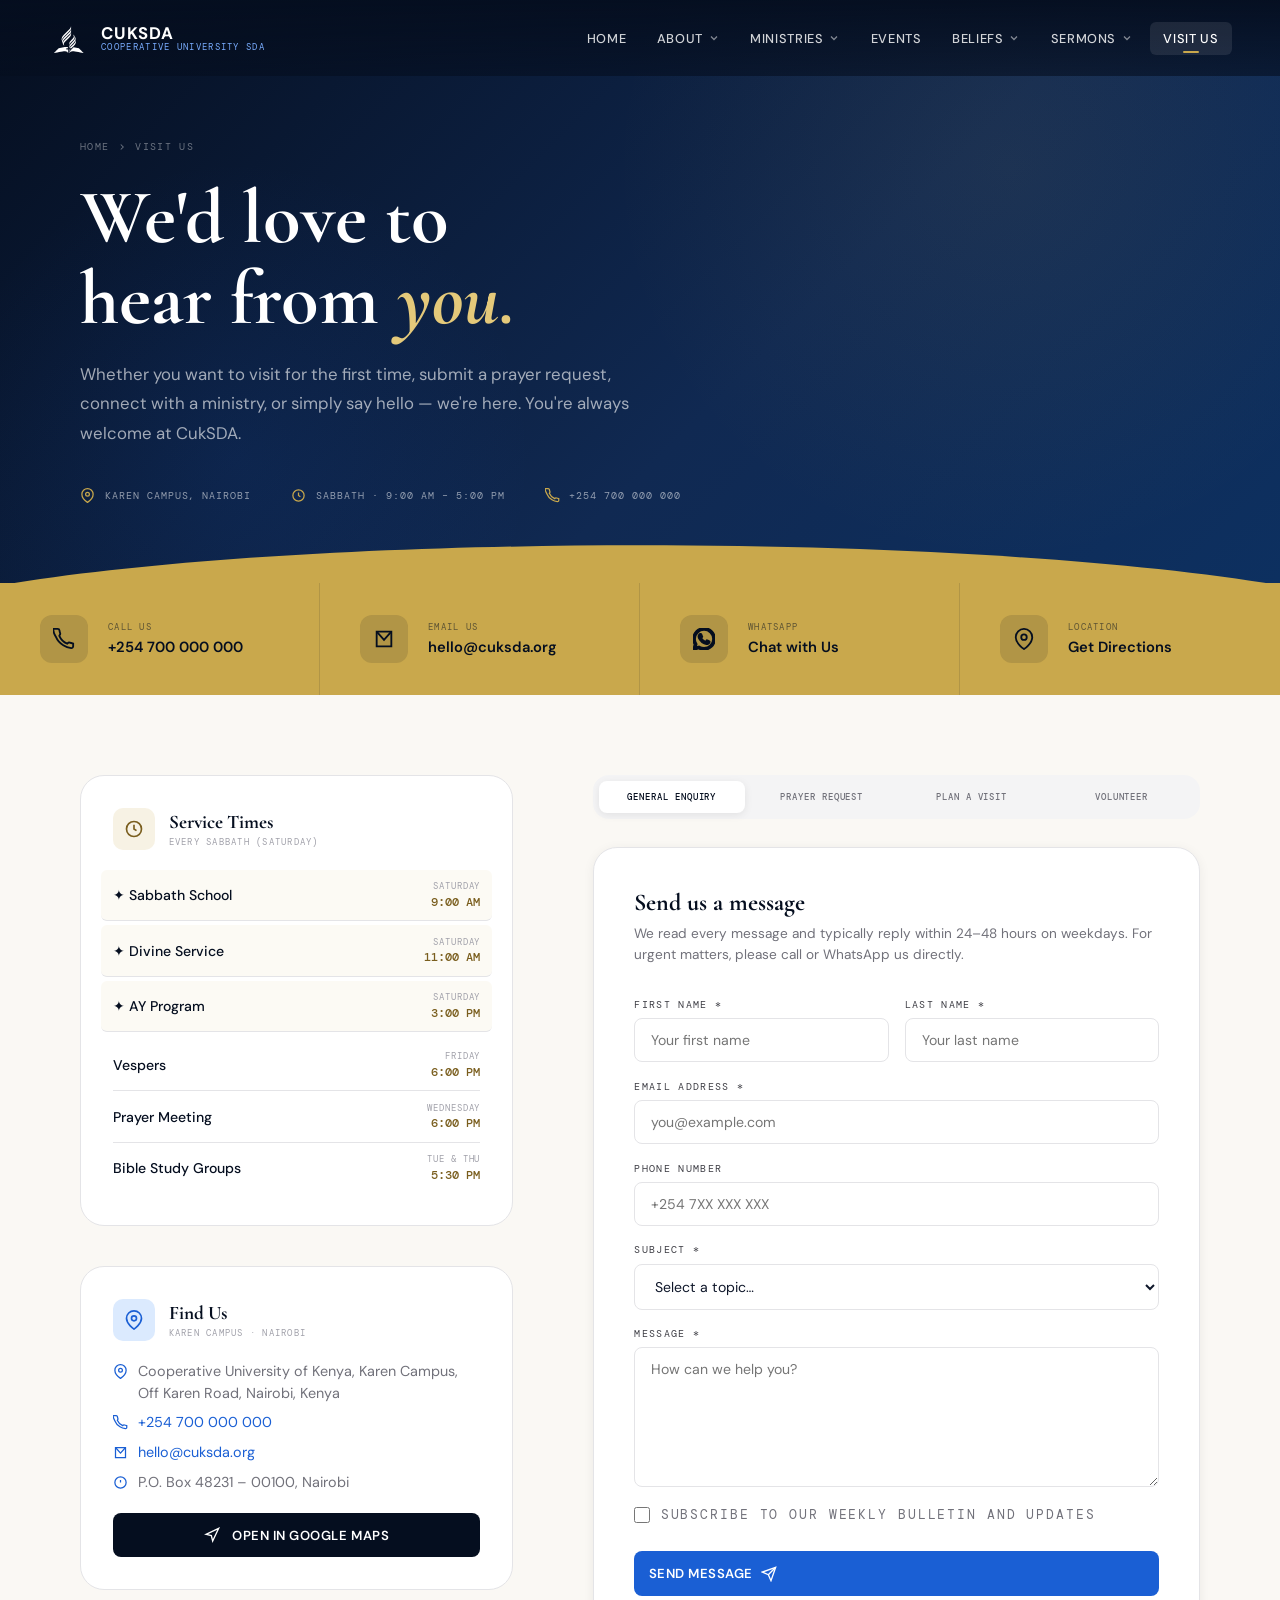
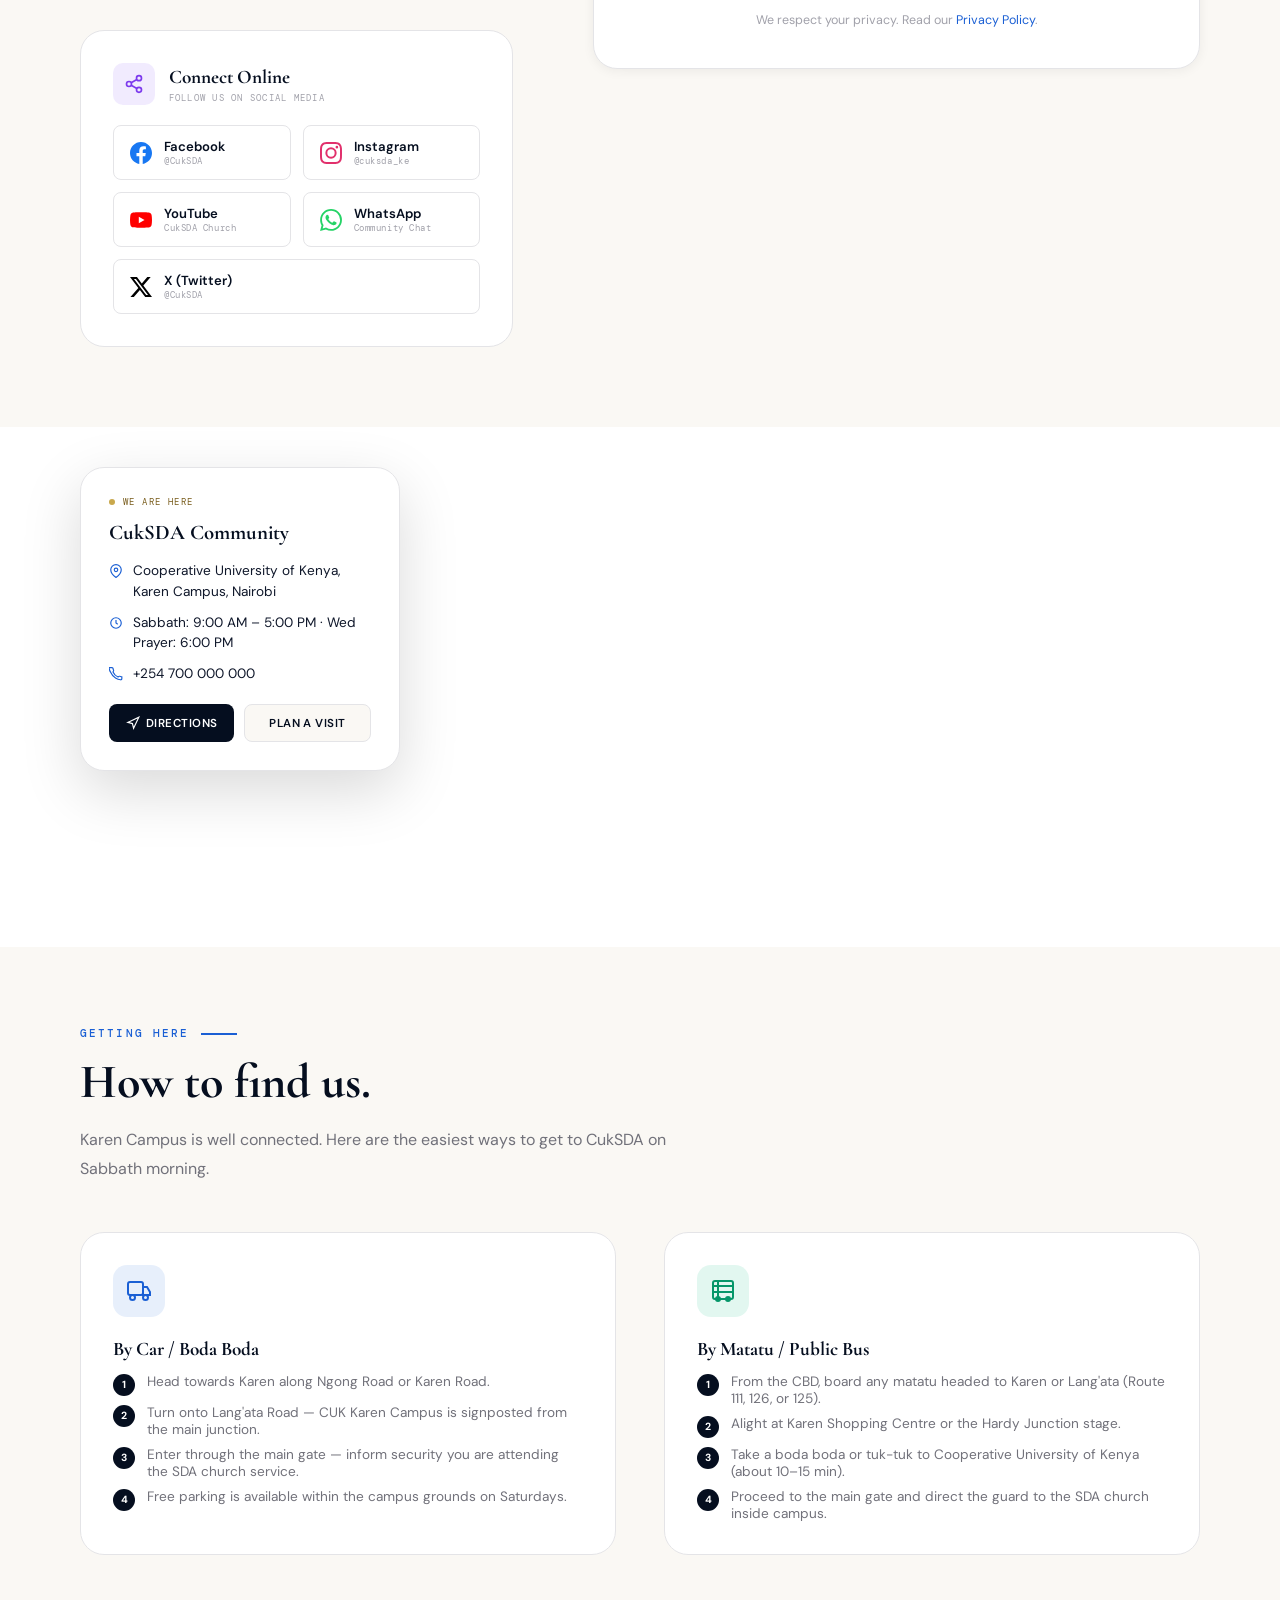
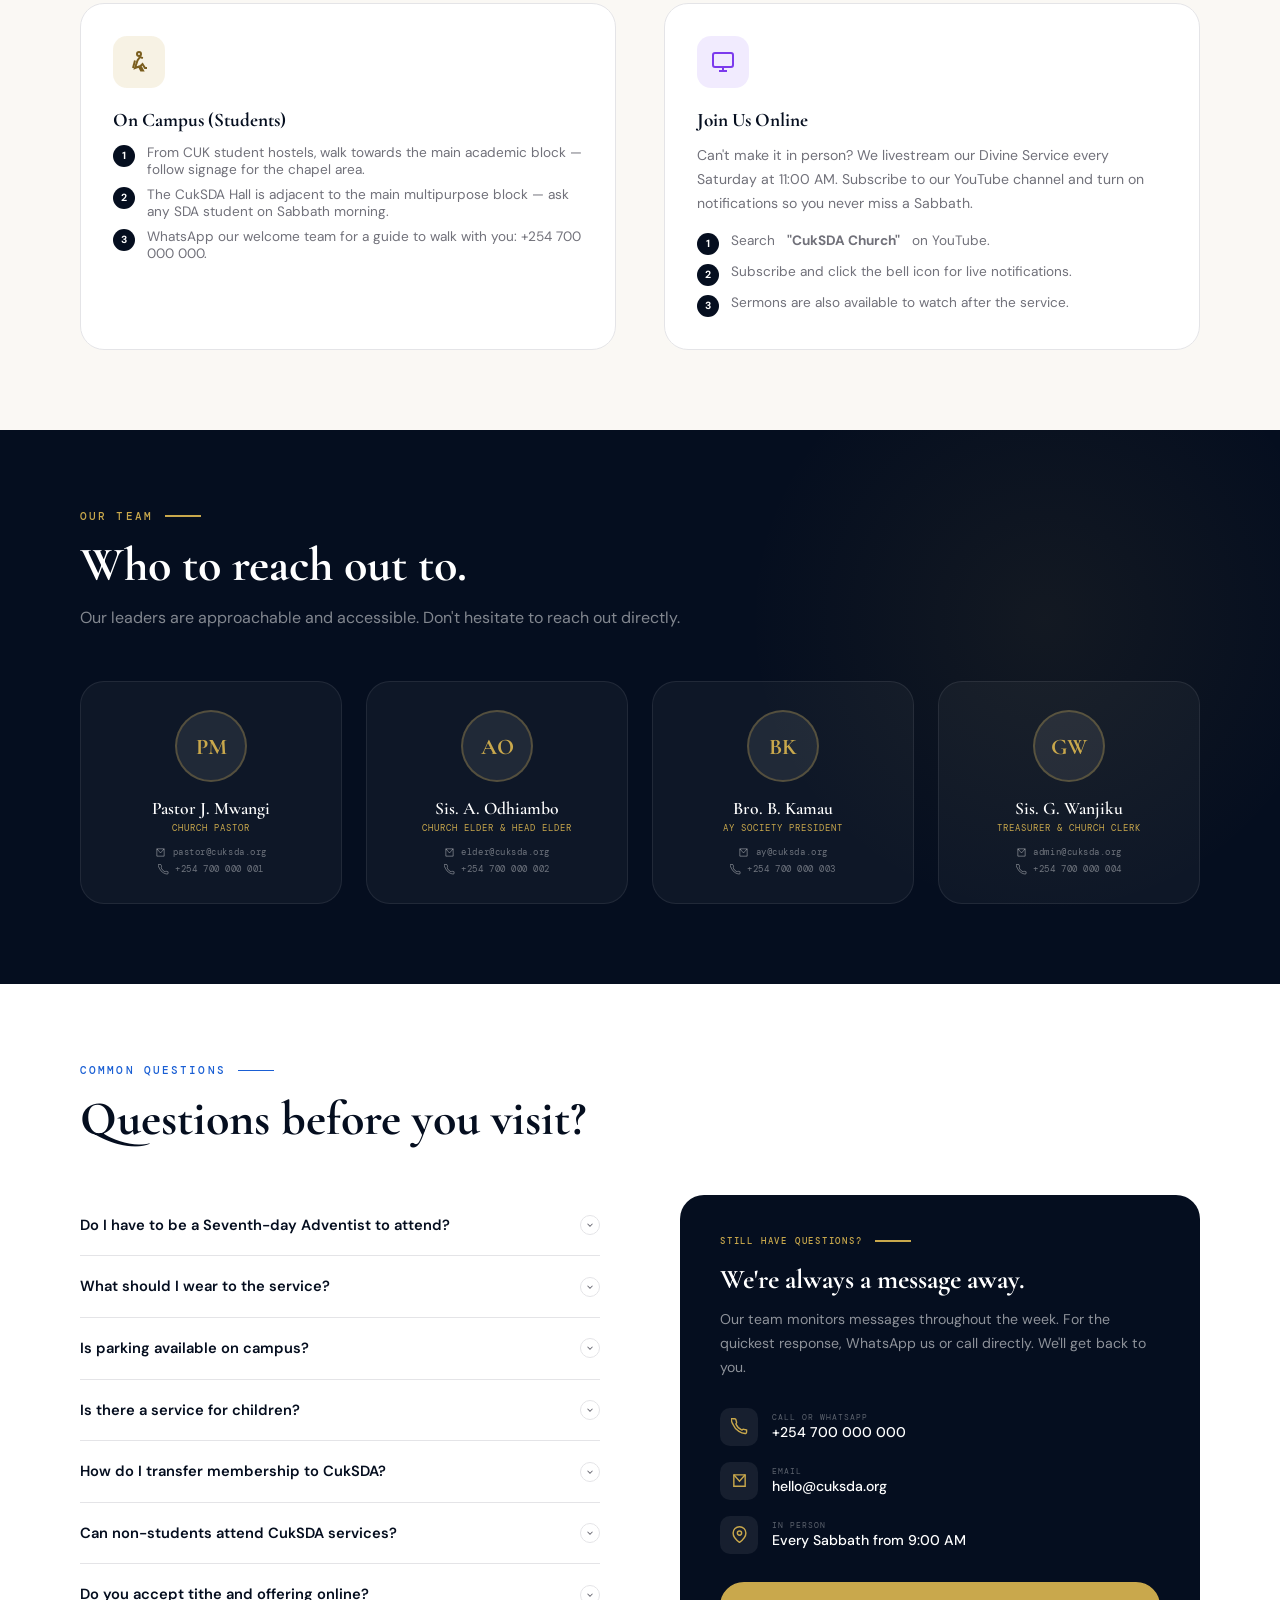
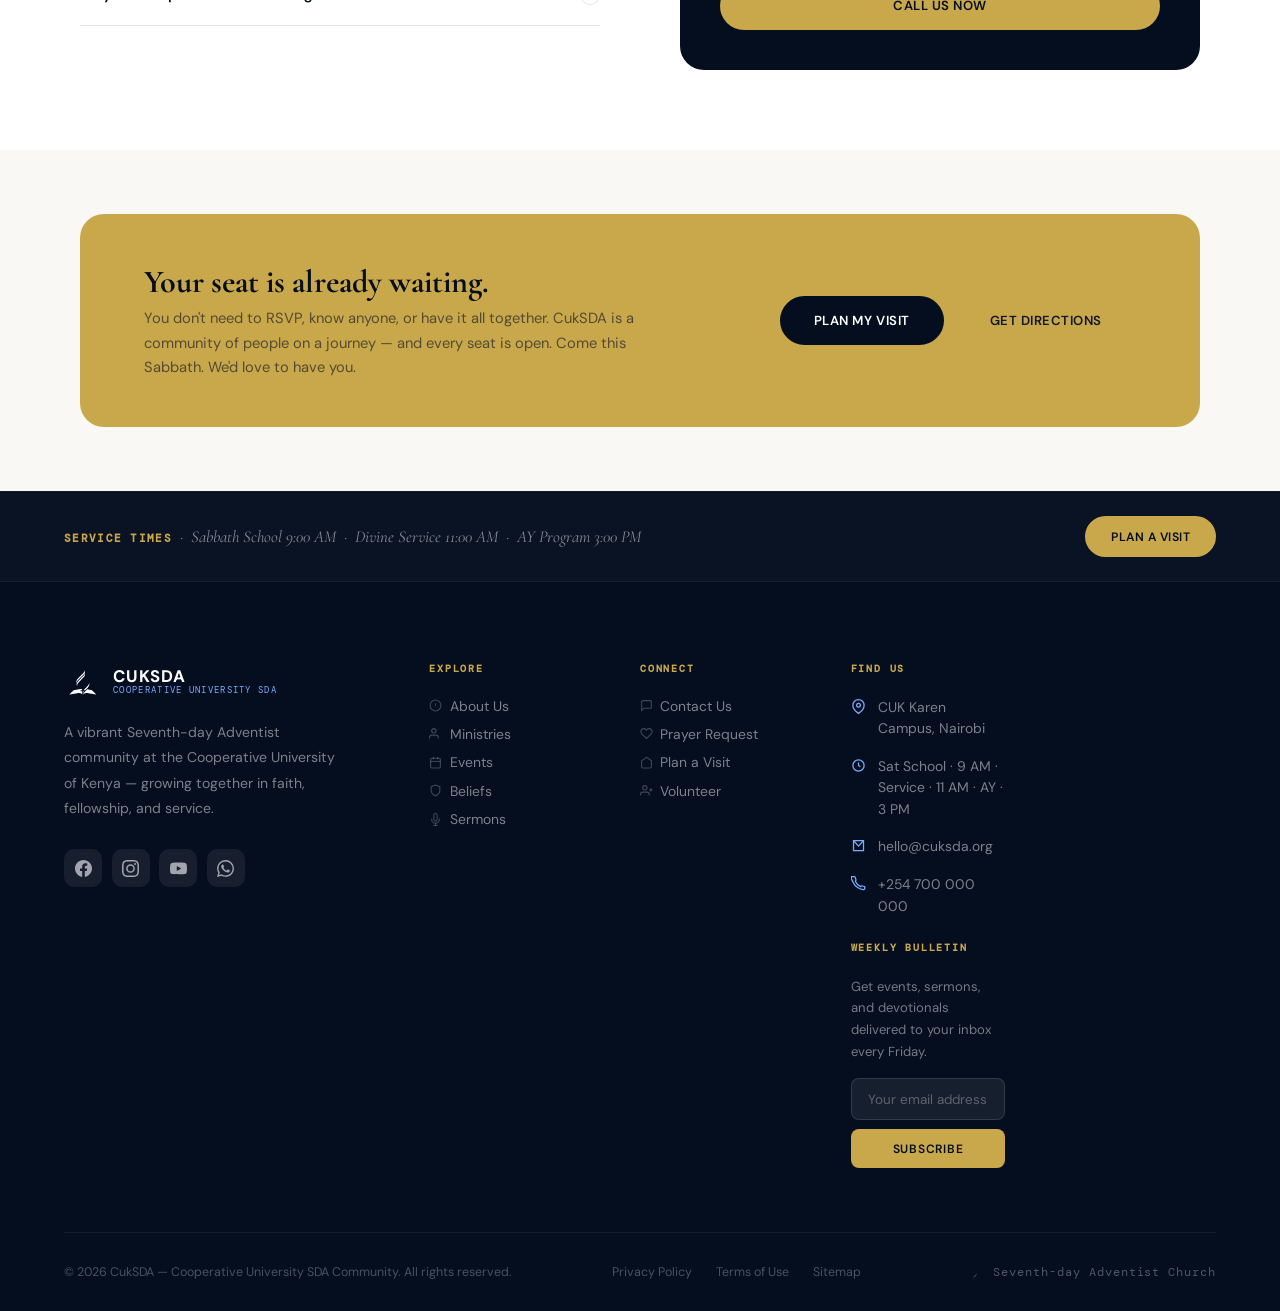
<file: contact.html>
<!DOCTYPE html>
<html lang="en">
<head>
  <meta charset="UTF-8">
  <meta name="viewport" content="width=device-width, initial-scale=1">
  <title>Visit Us · CukSDA</title>
  <meta name="description" content="Find us, reach out, submit a prayer request, or plan your visit to the CukSDA community at the Cooperative University of Kenya, Karen Campus.">
  <link rel="preconnect" href="https://fonts.googleapis.com">
  <link rel="preconnect" href="https://fonts.gstatic.com" crossorigin>
  <link href="https://fonts.googleapis.com/css2?family=Cormorant+Garamond:ital,wght@0,400;0,600;0,700;1,400;1,700&family=DM+Mono:wght@400;500&family=DM+Sans:wght@300;400;500;600;700&display=swap" rel="stylesheet">
  <style>
    *, *::before, *::after { box-sizing: border-box; margin: 0; padding: 0; }
    html { scroll-behavior: smooth; font-size: 16px; }
    body { font-family: 'DM Sans', sans-serif; color: #0f172a; background: #fff; overflow-x: hidden; -webkit-font-smoothing: antialiased; }
    img { max-width: 100%; display: block; }
    a { text-decoration: none; color: inherit; }

    :root {
      --navy: #050e1f;
      --navy-mid: #0a1e3d;
      --navy-soft: #102952;
      --blue: #1a5fd4;
      --blue-mid: #1448a0;
      --blue-light: #7aadff;
      --blue-pale: #dbeafe;
      --gold: #c9a84c;
      --gold-light: #e4c97a;
      --gold-dim: #7a5e1e;
      --cream: #faf8f4;
      --cream-dark: #f0ece3;
      --white: #ffffff;
      --gray-100: #f4f4f5;
      --gray-200: #e4e4e7;
      --gray-400: #a1a1aa;
      --gray-500: #71717a;
      --gray-700: #3f3f46;
      --text: #0f172a;
      --radius-sm: 8px;
      --radius-md: 16px;
      --radius-lg: 24px;
      --radius-xl: 40px;
      --shadow-sm: 0 2px 12px rgba(0,0,0,0.06);
      --shadow-md: 0 8px 32px rgba(0,0,0,0.10);
      --shadow-lg: 0 20px 60px rgba(0,0,0,0.15);
      --transition: all 0.3s cubic-bezier(0.4,0,0.2,1);
    }

    /* ── BUTTONS ── */
    .btn {
      display: inline-flex; align-items: center; gap: 0.5rem;
      font-family: 'DM Sans', sans-serif; font-weight: 600; font-size: 0.82rem;
      letter-spacing: 0.04em; text-transform: uppercase;
      padding: 0.85rem 2rem; border-radius: var(--radius-xl);
      border: 2px solid transparent; cursor: pointer; transition: var(--transition);
    }
    .btn svg { width: 16px; height: 16px; }
    .btn-gold { background: var(--gold); color: var(--navy); border-color: var(--gold); }
    .btn-gold:hover { background: var(--gold-light); border-color: var(--gold-light); transform: translateY(-1px); box-shadow: 0 8px 24px rgba(201,168,76,0.35); }
    .btn-outline { background: transparent; color: var(--white); border-color: rgba(255,255,255,0.45); }
    .btn-outline:hover { border-color: var(--white); background: rgba(255,255,255,0.1); }
    .btn-outline-dark { background: transparent; color: var(--navy); border-color: var(--navy); }
    .btn-outline-dark:hover { background: var(--navy); color: var(--white); }
    .btn-primary { background: var(--blue); color: var(--white); border-color: var(--blue); }
    .btn-primary:hover { background: var(--blue-mid); transform: translateY(-1px); box-shadow: 0 8px 24px rgba(26,95,212,0.35); }
    .btn-sm { padding: 0.6rem 1.25rem; font-size: 0.74rem; }
    .btn-navy { background: var(--navy); color: var(--white); border-color: var(--navy); }
    .btn-navy:hover { background: var(--navy-soft); }

    /* ── SECTION ATOMS ── */
    .section-tag { font-family: 'DM Mono', monospace; font-weight: 500; font-size: 0.66rem; letter-spacing: 0.2em; text-transform: uppercase; color: var(--blue); display: flex; align-items: center; gap: 0.75rem; margin-bottom: 1rem; }
    .section-tag::after { content: ''; width: 36px; height: 1.5px; background: currentColor; flex-shrink: 0; }
    .section-title { font-family: 'Cormorant Garamond', serif; font-weight: 700; font-size: clamp(2rem, 4vw, 3rem); line-height: 1.12; color: var(--navy); }
    .section-subtitle { color: var(--gray-500); font-size: 1rem; line-height: 1.8; max-width: 620px; margin-top: 1rem; font-weight: 400; }

    /* ── HEADER ── */
    header.site-header {
      position: fixed; top: 0; left: 0; right: 0; z-index: 200;
      height: 76px; display: flex; align-items: center; justify-content: space-between;
      padding: 0 3rem;
      background: linear-gradient(180deg,rgba(5,14,31,0.95) 0%,rgba(5,14,31,0.6) 100%);
      transition: background 0.4s, box-shadow 0.4s;
    }
    header.site-header.scrolled {
      background: rgba(5,14,31,0.97);
      box-shadow: 0 1px 0 rgba(255,255,255,0.06), 0 4px 24px rgba(0,0,0,0.4);
      backdrop-filter: blur(12px);
    }
    .logo-wrap { display: flex; align-items: center; gap: 0.7rem; }
    .logo-icon-adventist { width: 42px; height: 42px; flex-shrink: 0; }
    .logo-text { display: flex; flex-direction: column; line-height: 1.1; }
    .logo-text .church-name { font-family: 'DM Sans', sans-serif; font-weight: 700; font-size: 1.05rem; color: var(--white); letter-spacing: 0.04em; text-transform: uppercase; }
    .logo-text .church-sub { font-family: 'DM Mono', monospace; font-size: 0.58rem; color: var(--blue-light); letter-spacing: 0.14em; text-transform: uppercase; }
    nav.primary-nav { display: flex; align-items: center; gap: 0.2rem; }
    .nav-item { position: relative; }
    .nav-item > a, .nav-item > button {
      color: rgba(255,255,255,0.82); font-size: 0.8rem; font-weight: 500;
      letter-spacing: 0.05em; text-transform: uppercase;
      padding: 0.5rem 0.85rem; border-radius: 6px; transition: var(--transition);
      display: flex; align-items: center; gap: 0.3rem;
      background: none; border: none; cursor: pointer; font-family: inherit;
    }
    .nav-item > a:hover, .nav-item > a.active, .nav-item > button:hover { color: var(--white); background: rgba(255,255,255,0.09); }
    .nav-item > a.active::after { content: ''; position: absolute; bottom: 2px; left: 50%; transform: translateX(-50%); width: 16px; height: 2px; background: var(--gold); border-radius: 2px; }
    .nav-item .chevron { width: 12px; height: 12px; stroke: currentColor; fill: none; stroke-width: 2.5; transition: transform 0.2s ease; opacity: 0.6; }
    .nav-item:hover .chevron { transform: rotate(180deg); opacity: 1; }
    .dropdown {
      position: absolute; top: calc(100% + 8px); left: 50%;
      transform: translateX(-50%) translateY(-10px);
      min-width: 220px; background: rgba(5,14,31,0.98);
      backdrop-filter: blur(16px); border: 1px solid rgba(255,255,255,0.08);
      border-radius: var(--radius-md); padding: 0.75rem 0;
      opacity: 0; visibility: hidden; transition: all 0.25s cubic-bezier(0.4,0,0.2,1);
      box-shadow: 0 20px 60px rgba(0,0,0,0.4); z-index: 300;
    }
    .dropdown::before { content: ''; position: absolute; top: -6px; left: 50%; transform: translateX(-50%) rotate(45deg); width: 12px; height: 12px; background: rgba(5,14,31,0.98); border-top: 1px solid rgba(255,255,255,0.08); border-left: 1px solid rgba(255,255,255,0.08); }
    .dropdown a { display: block; padding: 0.6rem 1.25rem; color: rgba(255,255,255,0.7); font-size: 0.82rem; font-weight: 400; transition: all 0.2s; white-space: nowrap; }
    .dropdown a:hover { color: var(--white); background: rgba(255,255,255,0.06); padding-left: 1.5rem; }
    .dropdown-divider { height: 1px; background: rgba(255,255,255,0.08); margin: 0.5rem 0.75rem; }
    .dropdown-label { padding: 0.3rem 1.25rem; font-family: 'DM Mono', monospace; font-size: 0.58rem; letter-spacing: 0.14em; text-transform: uppercase; color: var(--gold); pointer-events: none; }
    .nav-item:hover .dropdown { opacity: 1; visibility: visible; transform: translateX(-50%) translateY(0); }
    .menu-toggle { display: none; background: none; border: none; cursor: pointer; flex-direction: column; gap: 5px; padding: 8px; }
    .menu-toggle span { display: block; width: 22px; height: 2px; background: var(--white); border-radius: 2px; transition: var(--transition); }

    /* ══════════════════════════════════════
       PAGE HERO
    ══════════════════════════════════════ */
    .page-hero {
      position: relative; padding: 140px 5rem 80px;
      background: linear-gradient(135deg, var(--navy) 0%, var(--navy-soft) 60%, #0d3060 100%);
      overflow: hidden;
    }
    .page-hero::before {
      content: ''; position: absolute; top: -40%; right: -10%; width: 800px; height: 800px;
      border-radius: 50%; background: radial-gradient(circle, rgba(201,168,76,0.07) 0%, transparent 70%);
      pointer-events: none;
    }
    .page-hero::after {
      content: ''; position: absolute; bottom: -30%; left: -5%; width: 600px; height: 600px;
      border-radius: 50%; background: radial-gradient(circle, rgba(26,95,212,0.1) 0%, transparent 70%);
      pointer-events: none;
    }
    .page-hero-inner { position: relative; z-index: 1; max-width: 1400px; }
    .breadcrumb { display: flex; align-items: center; gap: 0.5rem; margin-bottom: 1.5rem; font-family: 'DM Mono', monospace; font-size: 0.6rem; letter-spacing: 0.14em; text-transform: uppercase; color: rgba(255,255,255,0.4); }
    .breadcrumb a { color: rgba(255,255,255,0.4); transition: color 0.2s; }
    .breadcrumb a:hover { color: var(--gold); }
    .breadcrumb svg { width: 10px; height: 10px; stroke: currentColor; fill: none; stroke-width: 2.5; }
    .page-hero h1 { font-family: 'Cormorant Garamond', serif; font-weight: 700; font-size: clamp(3rem, 6vw, 5rem); color: var(--white); line-height: 1.06; }
    .page-hero h1 em { font-style: italic; color: var(--gold-light); }
    .page-hero-desc { color: rgba(255,255,255,0.62); font-size: 1.05rem; line-height: 1.75; max-width: 560px; margin-top: 1.25rem; }
    .hero-meta-strip { display: flex; gap: 2.5rem; margin-top: 2.5rem; flex-wrap: wrap; }
    .hero-meta-item { display: flex; align-items: center; gap: 0.6rem; color: rgba(255,255,255,0.55); font-family: 'DM Mono', monospace; font-size: 0.62rem; letter-spacing: 0.1em; text-transform: uppercase; }
    .hero-meta-item svg { width: 15px; height: 15px; stroke: var(--gold); fill: none; stroke-width: 2; flex-shrink: 0; }
    .hero-arc { position: absolute; bottom: -2px; left: 0; right: 0; z-index: 2; pointer-events: none; }
    .hero-arc svg { display: block; width: 100%; }

    /* ══════════════════════════════════════
       QUICK CONTACT STRIP
    ══════════════════════════════════════ */
    .quick-strip {
      background: var(--gold);
      display: grid; grid-template-columns: repeat(4, 1fr);
    }
    .quick-strip-item {
      padding: 2rem 2.5rem; border-right: 1px solid rgba(5,14,31,0.12);
      display: flex; align-items: center; gap: 1.25rem;
      transition: background 0.2s; cursor: pointer;
      text-decoration: none;
    }
    .quick-strip-item:last-child { border-right: none; }
    .quick-strip-item:hover { background: var(--gold-light); }
    .quick-strip-icon {
      width: 48px; height: 48px; background: rgba(5,14,31,0.12); border-radius: 12px;
      display: flex; align-items: center; justify-content: center; flex-shrink: 0;
      transition: background 0.2s;
    }
    .quick-strip-item:hover .quick-strip-icon { background: rgba(5,14,31,0.2); }
    .quick-strip-icon svg { width: 22px; height: 22px; stroke: var(--navy); fill: none; stroke-width: 2; }
    .quick-strip-label { font-family: 'DM Mono', monospace; font-size: 0.58rem; letter-spacing: 0.14em; text-transform: uppercase; color: rgba(5,14,31,0.55); margin-bottom: 0.25rem; }
    .quick-strip-value { font-family: 'DM Sans', sans-serif; font-weight: 600; font-size: 0.92rem; color: var(--navy); }

    /* ══════════════════════════════════════
       MAIN CONTACT SECTION
    ══════════════════════════════════════ */
    .contact-main { background: var(--cream); padding: 5rem; }
    .contact-grid { display: grid; grid-template-columns: 1fr 1.4fr; gap: 5rem; align-items: start; }

    /* Left — info panel */
    .contact-info { display: flex; flex-direction: column; gap: 2.5rem; }
    .contact-info-block { background: var(--white); border: 1px solid var(--gray-200); border-radius: var(--radius-lg); padding: 2rem; transition: var(--transition); }
    .contact-info-block:hover { box-shadow: var(--shadow-md); }
    .contact-info-block-header { display: flex; align-items: center; gap: 0.85rem; margin-bottom: 1.25rem; }
    .cib-icon { width: 42px; height: 42px; border-radius: 10px; display: flex; align-items: center; justify-content: center; flex-shrink: 0; }
    .cib-icon svg { width: 20px; height: 20px; fill: none; stroke-width: 2; }
    .cib-icon.gold-bg { background: rgba(201,168,76,0.15); }
    .cib-icon.gold-bg svg { stroke: var(--gold-dim); }
    .cib-icon.blue-bg { background: var(--blue-pale); }
    .cib-icon.blue-bg svg { stroke: var(--blue); }
    .cib-icon.green-bg { background: rgba(16,185,129,0.12); }
    .cib-icon.green-bg svg { stroke: #059669; }
    .cib-icon.purple-bg { background: rgba(139,92,246,0.12); }
    .cib-icon.purple-bg svg { stroke: #7c3aed; }
    .cib-icon.red-bg { background: rgba(239,68,68,0.1); }
    .cib-icon.red-bg svg { stroke: #dc2626; }
    .contact-info-block h4 { font-family: 'Cormorant Garamond', serif; font-size: 1.2rem; font-weight: 700; color: var(--navy); }
    .contact-info-block .sub { font-family: 'DM Mono', monospace; font-size: 0.56rem; letter-spacing: 0.14em; text-transform: uppercase; color: var(--gray-400); margin-top: 0.15rem; }

    /* Service times table */
    .service-times { display: flex; flex-direction: column; gap: 0; }
    .service-row { display: flex; justify-content: space-between; align-items: center; padding: 0.65rem 0; border-bottom: 1px solid var(--gray-200); }
    .service-row:last-child { border-bottom: none; }
    .service-name { font-size: 0.88rem; color: var(--navy); font-weight: 500; }
    .service-day-time { display: flex; flex-direction: column; align-items: flex-end; gap: 0.1rem; }
    .service-day { font-family: 'DM Mono', monospace; font-size: 0.56rem; letter-spacing: 0.1em; text-transform: uppercase; color: var(--gray-400); }
    .service-time { font-family: 'DM Mono', monospace; font-size: 0.78rem; font-weight: 500; color: var(--gold-dim); }
    .service-highlight { background: rgba(201,168,76,0.06); border-radius: 6px; padding: 0.65rem 0.75rem; margin: 0 -0.75rem; }

    /* Address detail */
    .address-lines { display: flex; flex-direction: column; gap: 0.5rem; }
    .address-line { display: flex; align-items: flex-start; gap: 0.65rem; font-size: 0.9rem; color: var(--gray-500); line-height: 1.5; }
    .address-line svg { width: 15px; height: 15px; stroke: var(--blue); fill: none; stroke-width: 2; flex-shrink: 0; margin-top: 3px; }
    .address-line a { color: var(--blue); }
    .address-line a:hover { text-decoration: underline; }

    /* Directions CTA */
    .directions-btn { display: flex; align-items: center; gap: 0.75rem; margin-top: 1.25rem; padding: 0.85rem 1.25rem; background: var(--navy); color: var(--white); border-radius: var(--radius-sm); font-size: 0.82rem; font-weight: 600; letter-spacing: 0.04em; text-transform: uppercase; transition: var(--transition); border: none; cursor: pointer; width: 100%; justify-content: center; }
    .directions-btn:hover { background: var(--navy-soft); transform: translateY(-1px); }
    .directions-btn svg { width: 16px; height: 16px; fill: none; stroke: currentColor; stroke-width: 2; }

    /* Social links */
    .social-grid { display: grid; grid-template-columns: 1fr 1fr; gap: 0.75rem; }
    .social-link-card { display: flex; align-items: center; gap: 0.75rem; padding: 0.75rem 1rem; border: 1.5px solid var(--gray-200); border-radius: var(--radius-sm); transition: var(--transition); cursor: pointer; }
    .social-link-card:hover { border-color: transparent; box-shadow: var(--shadow-sm); transform: translateY(-1px); }
    .social-link-card.fb:hover { background: #1877f215; border-color: #1877f2; }
    .social-link-card.ig:hover { background: rgba(131,58,180,0.06); border-color: #833ab4; }
    .social-link-card.yt:hover { background: rgba(255,0,0,0.06); border-color: #ff0000; }
    .social-link-card.wa:hover { background: rgba(37,211,102,0.06); border-color: #25d366; }
    .social-link-card.tw:hover { background: rgba(0,0,0,0.04); border-color: #000; }
    .social-link-card svg { width: 22px; height: 22px; flex-shrink: 0; }
    .social-link-label { font-size: 0.82rem; font-weight: 600; color: var(--navy); }
    .social-link-handle { font-family: 'DM Mono', monospace; font-size: 0.58rem; color: var(--gray-400); letter-spacing: 0.06em; }

    /* ══════════════════════════════════════
       RIGHT — CONTACT FORM (TABBED)
    ══════════════════════════════════════ */
    .contact-form-panel { position: sticky; top: 96px; }
    .form-tabs { display: flex; background: var(--gray-100); border-radius: var(--radius-md); padding: 0.35rem; gap: 0.25rem; margin-bottom: 1.75rem; }
    .form-tab {
      flex: 1; padding: 0.65rem 0.5rem; border: none; background: transparent; cursor: pointer;
      font-family: 'DM Mono', monospace; font-size: 0.58rem; letter-spacing: 0.1em; text-transform: uppercase;
      color: var(--gray-500); border-radius: var(--radius-sm); transition: var(--transition); font-weight: 500;
    }
    .form-tab.active { background: var(--white); color: var(--navy); box-shadow: 0 2px 8px rgba(0,0,0,0.08); }
    .form-panel { display: none; }
    .form-panel.active { display: block; }
    .form-card { background: var(--white); border: 1px solid var(--gray-200); border-radius: var(--radius-lg); padding: 2.5rem; box-shadow: var(--shadow-sm); }
    .form-card-header { margin-bottom: 2rem; }
    .form-card-title { font-family: 'Cormorant Garamond', serif; font-size: 1.5rem; color: var(--navy); font-weight: 700; margin-bottom: 0.35rem; }
    .form-card-sub { color: var(--gray-500); font-size: 0.85rem; line-height: 1.6; }
    .form-row { display: grid; grid-template-columns: 1fr 1fr; gap: 1rem; }
    .form-group { display: flex; flex-direction: column; gap: 0.45rem; margin-bottom: 1.1rem; }
    .form-group label { font-family: 'DM Mono', monospace; font-size: 0.6rem; letter-spacing: 0.14em; text-transform: uppercase; color: var(--gray-700); }
    .form-group input, .form-group select, .form-group textarea {
      border: 1.5px solid var(--gray-200); border-radius: var(--radius-sm);
      padding: 0.75rem 1rem; font-family: 'DM Sans', sans-serif; font-size: 0.88rem;
      color: var(--text); outline: none; transition: border-color 0.2s; background: var(--white);
    }
    .form-group input:focus, .form-group select:focus, .form-group textarea:focus { border-color: var(--blue); }
    .form-group textarea { resize: vertical; min-height: 120px; }
    .form-group.full { grid-column: 1 / -1; }
    .form-submit { width: 100%; padding: 0.9rem; font-size: 0.82rem; margin-top: 0.5rem; border-radius: var(--radius-sm); border: none; }
    .form-footer-note { text-align: center; margin-top: 1rem; color: var(--gray-400); font-size: 0.78rem; }
    .form-footer-note a { color: var(--blue); }

    /* Radio group for prayer form */
    .radio-group { display: flex; flex-direction: column; gap: 0.5rem; }
    .radio-item { display: flex; align-items: center; gap: 0.65rem; cursor: pointer; }
    .radio-item input[type="radio"] { accent-color: var(--blue); width: 16px; height: 16px; cursor: pointer; }
    .radio-item label { font-size: 0.88rem; color: var(--gray-700); cursor: pointer; }

    /* Checkbox */
    .checkbox-item { display: flex; align-items: flex-start; gap: 0.65rem; }
    .checkbox-item input[type="checkbox"] { accent-color: var(--blue); width: 16px; height: 16px; cursor: pointer; margin-top: 2px; }
    .checkbox-item label { font-size: 0.84rem; color: var(--gray-500); line-height: 1.5; cursor: pointer; }

    /* Form success */
    .form-success { display: none; text-align: center; padding: 3rem 2rem; }
    .form-success .success-icon { width: 64px; height: 64px; background: rgba(16,185,129,0.1); border-radius: 50%; display: flex; align-items: center; justify-content: center; margin: 0 auto 1.25rem; }
    .form-success .success-icon svg { width: 30px; height: 30px; stroke: #059669; fill: none; stroke-width: 2.5; }
    .form-success h4 { font-family: 'Cormorant Garamond', serif; font-size: 1.6rem; color: var(--navy); margin-bottom: 0.5rem; }
    .form-success p { color: var(--gray-500); font-size: 0.88rem; line-height: 1.7; }
    .form-success .btn { margin-top: 1.5rem; }

    /* ══════════════════════════════════════
       MAP SECTION
    ══════════════════════════════════════ */
    .map-section { background: var(--white); }
    .map-container { position: relative; height: 520px; overflow: hidden; }
    .map-iframe { width: 100%; height: 100%; border: none; display: block; filter: grayscale(15%); }
    .map-overlay-card {
      position: absolute; top: 2.5rem; left: 5rem; z-index: 10;
      background: var(--white); border-radius: var(--radius-lg); padding: 1.75rem;
      box-shadow: var(--shadow-lg); max-width: 320px; border: 1px solid var(--gray-200);
    }
    .map-overlay-tag { font-family: 'DM Mono', monospace; font-size: 0.56rem; letter-spacing: 0.16em; text-transform: uppercase; color: var(--gold-dim); margin-bottom: 0.75rem; display: flex; align-items: center; gap: 0.5rem; }
    .map-overlay-tag::before { content: ''; width: 6px; height: 6px; background: var(--gold); border-radius: 50%; }
    .map-overlay-card h3 { font-family: 'Cormorant Garamond', serif; font-size: 1.3rem; color: var(--navy); margin-bottom: 1rem; }
    .map-address-item { display: flex; align-items: flex-start; gap: 0.6rem; margin-bottom: 0.65rem; font-size: 0.85rem; color: var(--gray-600); line-height: 1.5; }
    .map-address-item svg { width: 14px; height: 14px; stroke: var(--blue); fill: none; stroke-width: 2; flex-shrink: 0; margin-top: 3px; }
    .map-overlay-actions { display: flex; gap: 0.6rem; margin-top: 1.25rem; }
    .map-btn { flex: 1; padding: 0.65rem 0.5rem; border-radius: var(--radius-sm); font-family: 'DM Sans', sans-serif; font-weight: 600; font-size: 0.72rem; letter-spacing: 0.04em; text-transform: uppercase; border: none; cursor: pointer; transition: var(--transition); display: flex; align-items: center; justify-content: center; gap: 0.4rem; }
    .map-btn svg { width: 14px; height: 14px; fill: none; stroke: currentColor; stroke-width: 2; }
    .map-btn-primary { background: var(--navy); color: var(--white); }
    .map-btn-primary:hover { background: var(--navy-soft); }
    .map-btn-outline { background: var(--cream); color: var(--navy); border: 1.5px solid var(--gray-200); }
    .map-btn-outline:hover { border-color: var(--navy); }

    /* ══════════════════════════════════════
       HOW TO FIND US
    ══════════════════════════════════════ */
    .directions-section { background: var(--cream); padding: 5rem; }
    .directions-grid { display: grid; grid-template-columns: 1fr 1fr; gap: 3rem; margin-top: 3rem; }
    .direction-card { background: var(--white); border: 1px solid var(--gray-200); border-radius: var(--radius-lg); padding: 2rem; transition: var(--transition); }
    .direction-card:hover { box-shadow: var(--shadow-md); transform: translateY(-3px); }
    .direction-icon { width: 52px; height: 52px; border-radius: 14px; display: flex; align-items: center; justify-content: center; margin-bottom: 1.25rem; }
    .direction-icon svg { width: 24px; height: 24px; fill: none; stroke-width: 2; }
    .direction-icon.car { background: rgba(26,95,212,0.1); }
    .direction-icon.car svg { stroke: var(--blue); }
    .direction-icon.bus { background: rgba(16,185,129,0.12); }
    .direction-icon.bus svg { stroke: #059669; }
    .direction-icon.walk { background: rgba(201,168,76,0.15); }
    .direction-icon.walk svg { stroke: var(--gold-dim); }
    .direction-icon.online { background: rgba(139,92,246,0.12); }
    .direction-icon.online svg { stroke: #7c3aed; }
    .direction-card h4 { font-family: 'Cormorant Garamond', serif; font-size: 1.2rem; color: var(--navy); margin-bottom: 0.75rem; }
    .direction-card p { color: var(--gray-500); font-size: 0.88rem; line-height: 1.7; }
    .direction-steps { display: flex; flex-direction: column; gap: 0.5rem; margin-top: 0.75rem; }
    .direction-step { display: flex; gap: 0.75rem; font-size: 0.85rem; color: var(--gray-500); align-items: flex-start; }
    .step-num { width: 22px; height: 22px; background: var(--navy); color: var(--white); border-radius: 50%; display: flex; align-items: center; justify-content: center; font-size: 0.65rem; font-weight: 700; flex-shrink: 0; margin-top: 1px; }

    /* ══════════════════════════════════════
       MEET THE LEADERSHIP
    ══════════════════════════════════════ */
    .leadership-section { background: var(--navy); padding: 5rem; position: relative; overflow: hidden; }
    .leadership-section::before { content: ''; position: absolute; top: -20%; right: -5%; width: 600px; height: 600px; border-radius: 50%; background: radial-gradient(circle, rgba(201,168,76,0.07) 0%, transparent 70%); pointer-events: none; }
    .leadership-section .section-tag { color: var(--gold); }
    .leadership-section .section-tag::after { background: var(--gold); }
    .leadership-section .section-title { color: var(--white); }
    .leadership-header { display: flex; align-items: flex-end; justify-content: space-between; gap: 2rem; flex-wrap: wrap; margin-bottom: 3rem; }
    .leadership-grid { display: grid; grid-template-columns: repeat(4, 1fr); gap: 1.5rem; }
    .leader-card { background: rgba(255,255,255,0.04); border: 1px solid rgba(255,255,255,0.08); border-radius: var(--radius-lg); padding: 1.75rem 1.5rem; text-align: center; transition: var(--transition); }
    .leader-card:hover { background: rgba(255,255,255,0.08); border-color: rgba(201,168,76,0.25); transform: translateY(-4px); }
    .leader-avatar { width: 72px; height: 72px; border-radius: 50%; background: rgba(255,255,255,0.08); display: flex; align-items: center; justify-content: center; margin: 0 auto 1rem; border: 2px solid rgba(201,168,76,0.3); overflow: hidden; }
    .leader-avatar svg { width: 32px; height: 32px; stroke: rgba(255,255,255,0.4); fill: none; stroke-width: 1.5; }
    .leader-initials { font-family: 'Cormorant Garamond', serif; font-size: 1.4rem; font-weight: 700; color: var(--gold); }
    .leader-name { font-family: 'Cormorant Garamond', serif; font-size: 1.1rem; color: var(--white); font-weight: 600; margin-bottom: 0.2rem; }
    .leader-role { font-family: 'DM Mono', monospace; font-size: 0.54rem; letter-spacing: 0.12em; text-transform: uppercase; color: var(--gold); margin-bottom: 0.75rem; }
    .leader-contact { display: flex; flex-direction: column; gap: 0.3rem; }
    .leader-contact a { font-family: 'DM Mono', monospace; font-size: 0.56rem; color: rgba(255,255,255,0.4); letter-spacing: 0.06em; transition: color 0.2s; display: flex; align-items: center; justify-content: center; gap: 0.4rem; }
    .leader-contact a:hover { color: var(--gold); }
    .leader-contact a svg { width: 11px; height: 11px; stroke: currentColor; fill: none; stroke-width: 2; }

    /* ══════════════════════════════════════
       FAQ SECTION
    ══════════════════════════════════════ */
    .faq-section { background: var(--white); padding: 5rem; }
    .faq-grid { display: grid; grid-template-columns: 1fr 1fr; gap: 5rem; align-items: start; margin-top: 3rem; }
    .faq-list { display: flex; flex-direction: column; gap: 0; }
    .faq-item { border-bottom: 1px solid var(--gray-200); }
    .faq-question {
      display: flex; align-items: center; justify-content: space-between;
      padding: 1.25rem 0; cursor: pointer; gap: 1rem;
    }
    .faq-question h5 { font-family: 'DM Sans', sans-serif; font-size: 0.92rem; font-weight: 600; color: var(--navy); line-height: 1.4; }
    .faq-chevron { width: 20px; height: 20px; border: 1.5px solid var(--gray-200); border-radius: 50%; display: flex; align-items: center; justify-content: center; flex-shrink: 0; transition: all 0.3s ease; }
    .faq-chevron svg { width: 10px; height: 10px; stroke: var(--gray-500); fill: none; stroke-width: 2.5; transition: transform 0.3s ease; }
    .faq-item.open .faq-chevron { background: var(--navy); border-color: var(--navy); }
    .faq-item.open .faq-chevron svg { stroke: var(--white); transform: rotate(180deg); }
    .faq-answer { overflow: hidden; max-height: 0; transition: max-height 0.35s ease; }
    .faq-answer p { padding: 0 0 1.25rem; color: var(--gray-500); font-size: 0.88rem; line-height: 1.75; }
    .faq-item.open .faq-answer { max-height: 300px; }

    .faq-cta-box { background: var(--navy); border-radius: var(--radius-lg); padding: 2.5rem; }
    .faq-cta-box .section-tag { color: var(--gold); }
    .faq-cta-box .section-tag::after { background: var(--gold); }
    .faq-cta-box h3 { font-family: 'Cormorant Garamond', serif; font-size: 1.7rem; color: var(--white); margin-bottom: 0.75rem; }
    .faq-cta-box p { color: rgba(255,255,255,0.55); font-size: 0.88rem; line-height: 1.7; margin-bottom: 1.75rem; }
    .faq-cta-contacts { display: flex; flex-direction: column; gap: 1rem; margin-bottom: 1.75rem; }
    .faq-cta-contact { display: flex; align-items: center; gap: 0.85rem; }
    .faq-cta-contact-icon { width: 38px; height: 38px; background: rgba(255,255,255,0.07); border-radius: 10px; display: flex; align-items: center; justify-content: center; flex-shrink: 0; }
    .faq-cta-contact-icon svg { width: 17px; height: 17px; stroke: var(--gold); fill: none; stroke-width: 2; }
    .faq-cta-contact-label { font-family: 'DM Mono', monospace; font-size: 0.52rem; letter-spacing: 0.12em; text-transform: uppercase; color: rgba(255,255,255,0.35); }
    .faq-cta-contact-value { font-size: 0.88rem; font-weight: 500; color: var(--white); }
    .faq-cta-contact-value a { color: var(--white); transition: color 0.2s; }
    .faq-cta-contact-value a:hover { color: var(--gold); }

    /* ══════════════════════════════════════
       VISIT CARD STRIP
    ══════════════════════════════════════ */
    .visit-strip { background: var(--cream); padding: 4rem 5rem; }
    .visit-strip-inner { background: var(--gold); border-radius: var(--radius-lg); padding: 3rem 4rem; display: flex; align-items: center; justify-content: space-between; gap: 2rem; flex-wrap: wrap; }
    .visit-strip-text h3 { font-family: 'Cormorant Garamond', serif; font-size: 2rem; font-weight: 700; color: var(--navy); margin-bottom: 0.35rem; }
    .visit-strip-text p { color: rgba(5,14,31,0.6); font-size: 0.92rem; max-width: 520px; line-height: 1.65; }
    .visit-strip-actions { display: flex; gap: 0.75rem; flex-wrap: wrap; }

    /* ── SCROLL FADE ── */
    .fade-in { opacity: 0; transform: translateY(22px); transition: opacity 0.6s ease, transform 0.6s ease; }
    .fade-in.visible { opacity: 1; transform: translateY(0); }

    /* ── FOOTER ── */
    footer.site-footer { background: var(--navy); color: var(--white); border-top: 1px solid rgba(255,255,255,0.05); }
    .footer-top-bar { background: rgba(255,255,255,0.02); border-bottom: 1px solid rgba(255,255,255,0.05); padding: 1.5rem 4rem; display: flex; align-items: center; justify-content: space-between; flex-wrap: wrap; gap: 1rem; }
    .footer-top-text { font-family: 'Cormorant Garamond', serif; font-style: italic; font-size: 1.05rem; color: rgba(255,255,255,0.5); }
    .footer-top-text strong { color: var(--gold); font-style: normal; font-family: 'DM Mono', monospace; font-size: 0.68rem; letter-spacing: 0.12em; text-transform: uppercase; }
    .footer-inner { display: grid; grid-template-columns: 2fr 1fr 1fr 1fr 1fr; gap: 3.5rem; padding: 5rem 4rem 4rem; max-width: 1400px; margin: 0 auto; }
    .footer-brand p { color: rgba(255,255,255,0.48); font-size: 0.88rem; line-height: 1.8; margin-top: 1.25rem; max-width: 280px; }
    .footer-socials { display: flex; gap: 0.6rem; margin-top: 1.75rem; }
    .social-btn { width: 38px; height: 38px; background: rgba(255,255,255,0.07); border-radius: 10px; display: flex; align-items: center; justify-content: center; transition: var(--transition); color: rgba(255,255,255,0.6); }
    .social-btn:hover { background: var(--blue); color: var(--white); transform: translateY(-2px); }
    .social-btn svg { width: 17px; height: 17px; fill: currentColor; }
    .social-fb:hover { background: #1877f2; }
    .social-ig:hover { background: linear-gradient(135deg, #833ab4, #fd1d1d, #fcb045); }
    .social-yt:hover { background: #ff0000; }
    .social-tw:hover { background: #000000; }
    .social-wa:hover { background: #25d366; }
    .footer-col h5 { font-family: 'DM Mono', monospace; font-size: 0.62rem; letter-spacing: 0.18em; text-transform: uppercase; color: var(--gold); margin-bottom: 1.35rem; }
    .footer-col ul { list-style: none; }
    .footer-col ul li { margin-bottom: 0.65rem; }
    .footer-col ul li a { color: rgba(255,255,255,0.48); font-size: 0.87rem; transition: color 0.2s; display: flex; align-items: center; gap: 0.45rem; }
    .footer-col ul li a:hover { color: var(--white); }
    .footer-col ul li a svg { width: 13px; height: 13px; stroke: currentColor; fill: none; stroke-width: 2; opacity: 0.5; flex-shrink: 0; }
    .footer-contact-item { display: flex; align-items: flex-start; gap: 0.75rem; margin-bottom: 1rem; color: rgba(255,255,255,0.48); font-size: 0.87rem; line-height: 1.55; }
    .footer-contact-item svg { width: 15px; height: 15px; stroke: var(--blue-light); fill: none; stroke-width: 2; margin-top: 2px; flex-shrink: 0; }
    .footer-contact-item a { color: rgba(255,255,255,0.48); transition: color 0.2s; }
    .footer-contact-item a:hover { color: var(--white); }
    .footer-newsletter { margin-top: 1.5rem; }
    .footer-newsletter p { color: rgba(255,255,255,0.45); font-size: 0.82rem; line-height: 1.65; margin-bottom: 1rem; }
    .newsletter-form { display: flex; flex-direction: column; gap: 0.6rem; }
    .newsletter-form input { background: rgba(255,255,255,0.07); border: 1px solid rgba(255,255,255,0.12); border-radius: var(--radius-sm); color: var(--white); font-family: 'DM Sans', sans-serif; font-size: 0.84rem; padding: 0.7rem 1rem; outline: none; transition: border-color 0.2s; width: 100%; }
    .newsletter-form input:focus { border-color: var(--blue-light); }
    .newsletter-form input::placeholder { color: rgba(255,255,255,0.3); }
    .newsletter-form button { background: var(--gold); color: var(--navy); border: none; border-radius: var(--radius-sm); font-family: 'DM Sans', sans-serif; font-weight: 600; font-size: 0.75rem; letter-spacing: 0.06em; text-transform: uppercase; padding: 0.7rem 1rem; cursor: pointer; transition: var(--transition); }
    .newsletter-form button:hover { background: var(--gold-light); }
    .footer-divider { border: none; border-top: 1px solid rgba(255,255,255,0.06); margin: 0 4rem; }
    .footer-bottom { padding: 1.75rem 4rem; display: flex; align-items: center; justify-content: space-between; max-width: 1400px; margin: 0 auto; flex-wrap: wrap; gap: 1rem; }
    .footer-bottom p { color: rgba(255,255,255,0.28); font-size: 0.78rem; }
    .footer-bottom-links { display: flex; gap: 1.5rem; }
    .footer-bottom-links a { color: rgba(255,255,255,0.28); font-size: 0.78rem; transition: color 0.2s; }
    .footer-bottom-links a:hover { color: rgba(255,255,255,0.6); }
    .sda-badge { display: flex; align-items: center; gap: 0.6rem; color: rgba(255,255,255,0.3); font-size: 0.74rem; font-family: 'DM Mono', monospace; letter-spacing: 0.08em; }
    .sda-badge-logo { width: 22px; height: 22px; opacity: 0.5; }

    /* ── RESPONSIVE ── */
    @media (max-width: 1200px) {
      .leadership-grid { grid-template-columns: repeat(2, 1fr); }
      .footer-inner { grid-template-columns: 1fr 1fr 1fr; gap: 2.5rem; }
    }
    @media (max-width: 1024px) {
      .page-hero { padding: 130px 3rem 70px; }
      .contact-main, .directions-section, .faq-section, .leadership-section, .visit-strip { padding: 4rem 3rem; }
      .contact-grid { grid-template-columns: 1fr; gap: 3rem; }
      .contact-form-panel { position: static; }
      .quick-strip { grid-template-columns: 1fr 1fr; }
      .quick-strip-item:nth-child(2) { border-right: none; }
      .quick-strip-item:nth-child(3) { border-top: 1px solid rgba(5,14,31,0.12); }
      .quick-strip-item:nth-child(4) { border-top: 1px solid rgba(5,14,31,0.12); border-right: none; }
      .faq-grid { grid-template-columns: 1fr; gap: 3rem; }
      .directions-grid { grid-template-columns: 1fr 1fr; }
      .map-overlay-card { left: 3rem; }
      .footer-inner { grid-template-columns: 1fr 1fr; gap: 2rem; padding: 4rem 3rem 3rem; }
    }
    @media (max-width: 768px) {
      header.site-header { padding: 0 1.5rem; }
      .menu-toggle { display: flex; }
      nav.primary-nav { position: fixed; top: 76px; left: 0; right: 0; background: rgba(5,14,31,0.98); backdrop-filter: blur(16px); flex-direction: column; padding: 1.5rem; gap: 0.4rem; transform: translateY(-110%); transition: transform 0.4s cubic-bezier(0.4,0,0.2,1); border-bottom: 1px solid rgba(255,255,255,0.06); overflow-y: auto; max-height: calc(100vh - 76px); }
      nav.primary-nav.open { transform: translateY(0); }
      .nav-item { width: 100%; }
      .nav-item > a, .nav-item > button { width: 100%; padding: 0.75rem 1rem; }
      .nav-item .chevron { display: none; }
      .dropdown { position: static; transform: none; opacity: 1; visibility: visible; display: none; background: rgba(255,255,255,0.03); border: none; box-shadow: none; min-width: auto; padding: 0.5rem 0 0.5rem 1rem; margin-top: 0.25rem; }
      .dropdown::before { display: none; }
      .dropdown a { padding: 0.5rem 1rem; }
      .nav-item.open .dropdown { display: block; }
      .page-hero { padding: 120px 1.5rem 60px; }
      .quick-strip { grid-template-columns: 1fr 1fr; }
      .contact-main, .directions-section, .faq-section, .leadership-section, .visit-strip { padding: 3rem 1.5rem; }
      .form-tabs { flex-wrap: wrap; }
      .form-row { grid-template-columns: 1fr; }
      .leadership-grid { grid-template-columns: 1fr 1fr; }
      .directions-grid { grid-template-columns: 1fr; }
      .social-grid { grid-template-columns: 1fr; }
      .map-overlay-card { left: 1.5rem; top: 1.5rem; max-width: calc(100% - 3rem); }
      .map-container { height: 450px; }
      .visit-strip-inner { padding: 2rem; flex-direction: column; }
      .footer-top-bar { padding: 1.25rem 1.5rem; }
      .footer-inner { grid-template-columns: 1fr; gap: 2rem; padding: 3rem 1.5rem 2rem; }
      .footer-divider { margin: 0 1.5rem; }
      .footer-bottom { padding: 1.5rem 1.5rem; flex-direction: column; align-items: flex-start; gap: 0.75rem; }
      .footer-bottom-links { flex-wrap: wrap; gap: 1rem; }
      .quick-strip-item { padding: 1.5rem; }
    }
  </style>
</head>
<body>

<!-- ════════════════════ HEADER ════════════════════ -->
<header class="site-header" id="site-header">
  <a class="logo-wrap" href="./index.html">
    <svg class="logo-icon-adventist" xmlns="http://www.w3.org/2000/svg" viewBox="0 0 210 210" aria-label="Seventh-day Adventist symbol">
      <g fill="none" fill-rule="evenodd">
        <path fill="#FFFFFF" d="M106.924 171.313c0 .54.62.543.731 0 .824-3.998 2.075-6.663 4.03-9.25l-4.397.003c-.201 0-.364.162-.364.363v8.884zm31.611-55.503c.05 5.78-1.61 10.747-12.15 21.297l-8.336 8.338c-3.794 3.797-7.205 7.264-9.222 10.73h8.233l.974-.975 11.96-11.984c9.96-9.97 11.349-20.516 9.223-27.395-.181-.584-.687-.623-.682-.01zm-10.496 35.265l-9.99 10.008c-6.047 6.053-11.125 11.269-11.125 16.973l.006 1.588c0 .43.536.499.7.048 1.868-5.107 8.106-10.557 19.548-8.625 0 0 49.849 8.622 50.267 8.659.487.043.728-.437.414-.81-.189-.225-23.2-23.258-23.2-23.258l-26.62-4.583zm-36.062 10.988a.364.364 0 0 1-.364-.364v-5.163c0-.202.163-.364.364-.364l8.724.002c.201 0 .364-.163.364-.364-.023-4.637-3.515-7.788-17.508-5.35l-30.215 5.198s-23.012 23.033-23.2 23.258c-.315.373-.074.853.413.81.42-.037 50.267-8.66 50.267-8.66 11.443-1.931 17.681 3.52 19.548 8.626.164.45.701.383.701-.048l.001-17.218c0-.2-.163-.363-.364-.363h-8.731zm-13.928-72.16c-9.96 9.969-11.349 20.516-9.222 27.395.18.584.686.623.68.01-.05-5.78 1.612-10.746 12.151-21.296l22.721-22.735c6.047-6.054 11.125-11.27 11.125-16.973v-8.897c0-.542-.62-.544-.732 0-1.494 7.26-4.395 10.125-10.378 16.113L78.05 89.902zm37.477-26.933c0-.54-.62-.543-.732 0-1.494 7.261-4.388 10.17-10.37 16.16L80.56 102.993c-11.58 11.592-13.584 22.81-7.694 30.02.393.481.815.192.56-.388-3.895-8.819 5.443-18.17 9.889-22.62L104.401 88.9c6.047-6.053 11.125-11.269 11.125-16.973V62.97zm-34.311 55.008c-11.581 11.592-6.256 22.787.5 25.87.592.27.828-.211.374-.603-5.416-4.699-3.772-12.6 3.04-19.418l19.248-19.267c6.047-6.053 11.124-11.268 11.124-16.972v-8.896c0-.54-.62-.543-.73 0-1.495 7.259-4.39 10.112-10.373 16.1l-23.183 23.186zm25.688 37.771c0 .541.62.543.73 0 1.496-7.259 4.39-10.17 10.372-16.158l9.479-9.468c11.58-11.59 13.583-22.809 7.693-30.018-.393-.481-.815-.193-.558.387 3.893 8.819-5.444 18.169-9.89 22.62l-6.701 6.709c-6.048 6.052-11.125 11.267-11.125 16.971v8.957zm11.128-31.822c-5.983 5.988-8.879 8.841-10.373 16.101-.112.544-.731.542-.731 0v-8.896c0-5.703 5.077-10.92 11.125-16.972l4.862-4.868c6.813-6.82 8.457-14.719 3.04-19.418-.453-.392-.217-.874.376-.603 6.755 3.082 12.08 14.277.498 25.87l-8.797 8.786z"/>
      </g>
    </svg>
    <div class="logo-text">
      <span class="church-name">CukSDA</span>
      <span class="church-sub">Cooperative University SDA</span>
    </div>
  </a>
  <nav class="primary-nav" id="primary-nav">
    <div class="nav-item"><a href="./index.html">Home</a></div>
    <div class="nav-item">
      <button>About <svg class="chevron" viewBox="0 0 24 24"><polyline points="6 9 12 15 18 9"></polyline></svg></button>
      <div class="dropdown">
        <a href="./about.html">Who We Are</a>
        <a href="./about.html">Our History</a>
        <a href="./about.html">Leadership Team</a>
        <div class="dropdown-divider"></div>
        <div class="dropdown-label">Quick Links</div>
        <a href="./ministries.html">Our Ministries</a>
        <a href="./beliefs.html">What We Believe</a>
      </div>
    </div>
    <div class="nav-item">
      <button>Ministries <svg class="chevron" viewBox="0 0 24 24"><polyline points="6 9 12 15 18 9"></polyline></svg></button>
      <div class="dropdown">
        <a href="./ministries.html">Worship &amp; Devotion</a>
        <a href="./ministries.html">Youth &amp; University</a>
        <a href="./ministries.html">Health &amp; Wellness</a>
        <a href="./ministries.html">Evangelism &amp; Outreach</a>
      </div>
    </div>
    <div class="nav-item"><a href="./events.html">Events</a></div>
    <div class="nav-item">
      <button>Beliefs <svg class="chevron" viewBox="0 0 24 24"><polyline points="6 9 12 15 18 9"></polyline></svg></button>
      <div class="dropdown">
        <a href="./beliefs.html">28 Fundamental Beliefs</a>
        <a href="./beliefs.html">The Sabbath</a>
        <a href="./beliefs.html">Second Coming</a>
      </div>
    </div>
    <div class="nav-item">
      <button>Sermons <svg class="chevron" viewBox="0 0 24 24"><polyline points="6 9 12 15 18 9"></polyline></svg></button>
      <div class="dropdown">
        <a href="./sermons.html">Latest Sermons</a>
        <a href="./sermons.html">Sermon Archive</a>
      </div>
    </div>
    <div class="nav-item"><a href="./contact.html" class="active">Visit Us</a></div>
  </nav>
  <button class="menu-toggle" id="menu-toggle" aria-label="Menu"><span></span><span></span><span></span></button>
</header>

<main>

  <!-- ════════════════════ PAGE HERO ════════════════════ -->
  <section class="page-hero">
    <div class="page-hero-inner">
      <div class="breadcrumb">
        <a href="./index.html">Home</a>
        <svg viewBox="0 0 24 24"><polyline points="9 18 15 12 9 6"/></svg>
        <span>Visit Us</span>
      </div>
      <h1>We'd love to<br>hear from <em>you.</em></h1>
      <p class="page-hero-desc">Whether you want to visit for the first time, submit a prayer request, connect with a ministry, or simply say hello — we're here. You're always welcome at CukSDA.</p>
      <div class="hero-meta-strip">
        <div class="hero-meta-item">
          <svg viewBox="0 0 24 24"><path d="M21 10c0 7-9 13-9 13S3 17 3 10a9 9 0 0118 0z"/><circle cx="12" cy="10" r="3"/></svg>
          Karen Campus, Nairobi
        </div>
        <div class="hero-meta-item">
          <svg viewBox="0 0 24 24"><circle cx="12" cy="12" r="9"/><polyline points="12 7 12 12 15 14"/></svg>
          Sabbath · 9:00 AM – 5:00 PM
        </div>
        <div class="hero-meta-item">
          <svg viewBox="0 0 24 24"><path d="M22 16.92v3a2 2 0 01-2.18 2 19.79 19.79 0 01-8.63-3.07A19.5 19.5 0 013.07 9.5a19.79 19.79 0 01-3-8.59A2 2 0 012.06 1h3a2 2 0 012 1.72 12.84 12.84 0 00.7 2.81 2 2 0 01-.45 2.11L6.91 8.5A16 16 0 0015.5 17.1l.7-.7a2 2 0 012.11-.45 12.84 12.84 0 002.81.7A2 2 0 0122 16.92z"/></svg>
          +254 700 000 000
        </div>
      </div>
    </div>
    <div class="hero-arc">
      <svg viewBox="0 0 1440 60" preserveAspectRatio="none" xmlns="http://www.w3.org/2000/svg">
        <path d="M0,60 C360,0 1080,0 1440,60 L1440,60 L0,60 Z" fill="#c9a84c"/>
      </svg>
    </div>
  </section>

  <!-- ════════════════════ QUICK CONTACT STRIP ════════════════════ -->
  <div class="quick-strip">
    <a href="tel:+254700000000" class="quick-strip-item">
      <div class="quick-strip-icon">
        <svg viewBox="0 0 24 24"><path d="M22 16.92v3a2 2 0 01-2.18 2 19.79 19.79 0 01-8.63-3.07A19.5 19.5 0 013.07 9.5a19.79 19.79 0 01-3-8.59A2 2 0 012.06 1h3a2 2 0 012 1.72 12.84 12.84 0 00.7 2.81 2 2 0 01-.45 2.11L6.91 8.5A16 16 0 0015.5 17.1l.7-.7a2 2 0 012.11-.45 12.84 12.84 0 002.81.7A2 2 0 0122 16.92z"/></svg>
      </div>
      <div>
        <div class="quick-strip-label">Call Us</div>
        <div class="quick-strip-value">+254 700 000 000</div>
      </div>
    </a>
    <a href="mailto:hello@cuksda.org" class="quick-strip-item">
      <div class="quick-strip-icon">
        <svg viewBox="0 0 24 24"><path d="M4 4h16v16H4z"/><polyline points="4 4 12 13 20 4"/></svg>
      </div>
      <div>
        <div class="quick-strip-label">Email Us</div>
        <div class="quick-strip-value">hello@cuksda.org</div>
      </div>
    </a>
    <a href="https://wa.me/254700000000" class="quick-strip-item">
      <div class="quick-strip-icon">
        <svg viewBox="0 0 24 24"><path d="M17.472 14.382c-.297-.149-1.758-.867-2.03-.967-.273-.099-.471-.148-.67.15-.197.297-.767.966-.94 1.164-.173.199-.347.223-.644.075-.297-.15-1.255-.463-2.39-1.475-.883-.788-1.48-1.761-1.653-2.059-.173-.297-.018-.458.13-.606.134-.133.298-.347.446-.52.149-.174.198-.298.298-.497.099-.198.05-.371-.025-.52-.075-.149-.669-1.612-.916-2.207-.242-.579-.487-.5-.669-.51-.173-.008-.371-.01-.57-.01-.198 0-.52.074-.792.372-.272.297-1.04 1.016-1.04 2.479 0 1.462 1.065 2.875 1.213 3.074.149.198 2.096 3.2 5.077 4.487.709.306 1.262.489 1.694.625.712.227 1.36.195 1.871.118.571-.085 1.758-.719 2.006-1.413.248-.694.248-1.289.173-1.413-.074-.124-.272-.198-.57-.347m-5.421 7.403h-.004a9.87 9.87 0 01-5.031-1.378l-.361-.214-3.741.982.998-3.648-.235-.374a9.86 9.86 0 01-1.51-5.26c.001-5.45 4.436-9.884 9.888-9.884 2.64 0 5.122 1.03 6.988 2.898a9.825 9.825 0 012.893 6.994c-.003 5.45-4.437 9.884-9.885 9.884m8.413-18.297A11.815 11.815 0 0012.05 0C5.495 0 .16 5.335.157 11.892c0 2.096.547 4.142 1.588 5.945L.057 24l6.305-1.654a11.882 11.882 0 005.683 1.448h.005c6.554 0 11.89-5.335 11.893-11.893a11.821 11.821 0 00-3.48-8.413Z" fill="var(--navy)"/></svg>
      </div>
      <div>
        <div class="quick-strip-label">WhatsApp</div>
        <div class="quick-strip-value">Chat with Us</div>
      </div>
    </a>
    <a href="https://maps.google.com/?q=Cooperative+University+of+Kenya+Karen" target="_blank" class="quick-strip-item">
      <div class="quick-strip-icon">
        <svg viewBox="0 0 24 24"><path d="M21 10c0 7-9 13-9 13S3 17 3 10a9 9 0 0118 0z"/><circle cx="12" cy="10" r="3"/></svg>
      </div>
      <div>
        <div class="quick-strip-label">Location</div>
        <div class="quick-strip-value">Get Directions</div>
      </div>
    </a>
  </div>

  <!-- ════════════════════ MAIN CONTACT + FORM ════════════════════ -->
  <section class="contact-main">
    <div class="contact-grid">

      <!-- LEFT — Info Blocks -->
      <div class="contact-info">

        <!-- Service Times -->
        <div class="contact-info-block fade-in">
          <div class="contact-info-block-header">
            <div class="cib-icon gold-bg">
              <svg viewBox="0 0 24 24"><circle cx="12" cy="12" r="9"/><polyline points="12 7 12 12 15 14"/></svg>
            </div>
            <div>
              <h4>Service Times</h4>
              <div class="sub">Every Sabbath (Saturday)</div>
            </div>
          </div>
          <div class="service-times">
            <div class="service-row service-highlight">
              <div class="service-name">✦ Sabbath School</div>
              <div class="service-day-time">
                <span class="service-day">Saturday</span>
                <span class="service-time">9:00 AM</span>
              </div>
            </div>
            <div class="service-row service-highlight" style="margin-top:0.25rem;">
              <div class="service-name">✦ Divine Service</div>
              <div class="service-day-time">
                <span class="service-day">Saturday</span>
                <span class="service-time">11:00 AM</span>
              </div>
            </div>
            <div class="service-row service-highlight" style="margin-top:0.25rem;">
              <div class="service-name">✦ AY Program</div>
              <div class="service-day-time">
                <span class="service-day">Saturday</span>
                <span class="service-time">3:00 PM</span>
              </div>
            </div>
            <div class="service-row" style="margin-top:0.5rem;">
              <div class="service-name">Vespers</div>
              <div class="service-day-time">
                <span class="service-day">Friday</span>
                <span class="service-time">6:00 PM</span>
              </div>
            </div>
            <div class="service-row">
              <div class="service-name">Prayer Meeting</div>
              <div class="service-day-time">
                <span class="service-day">Wednesday</span>
                <span class="service-time">6:00 PM</span>
              </div>
            </div>
            <div class="service-row">
              <div class="service-name">Bible Study Groups</div>
              <div class="service-day-time">
                <span class="service-day">Tue &amp; Thu</span>
                <span class="service-time">5:30 PM</span>
              </div>
            </div>
          </div>
        </div>

        <!-- Find Us -->
        <div class="contact-info-block fade-in">
          <div class="contact-info-block-header">
            <div class="cib-icon blue-bg">
              <svg viewBox="0 0 24 24"><path d="M21 10c0 7-9 13-9 13S3 17 3 10a9 9 0 0118 0z"/><circle cx="12" cy="10" r="3"/></svg>
            </div>
            <div>
              <h4>Find Us</h4>
              <div class="sub">Karen Campus · Nairobi</div>
            </div>
          </div>
          <div class="address-lines">
            <div class="address-line">
              <svg viewBox="0 0 24 24"><path d="M21 10c0 7-9 13-9 13S3 17 3 10a9 9 0 0118 0z"/><circle cx="12" cy="10" r="3"/></svg>
              Cooperative University of Kenya, Karen Campus, Off Karen Road, Nairobi, Kenya
            </div>
            <div class="address-line">
              <svg viewBox="0 0 24 24"><path d="M22 16.92v3a2 2 0 01-2.18 2 19.79 19.79 0 01-8.63-3.07A19.5 19.5 0 013.07 9.5a19.79 19.79 0 01-3-8.59A2 2 0 012.06 1h3a2 2 0 012 1.72 12.84 12.84 0 00.7 2.81 2 2 0 01-.45 2.11L6.91 8.5A16 16 0 0015.5 17.1l.7-.7a2 2 0 012.11-.45 12.84 12.84 0 002.81.7A2 2 0 0122 16.92z"/></svg>
              <a href="tel:+254700000000">+254 700 000 000</a>
            </div>
            <div class="address-line">
              <svg viewBox="0 0 24 24"><path d="M4 4h16v16H4z"/><polyline points="4 4 12 13 20 4"/></svg>
              <a href="mailto:hello@cuksda.org">hello@cuksda.org</a>
            </div>
            <div class="address-line">
              <svg viewBox="0 0 24 24"><circle cx="12" cy="12" r="9"/><line x1="12" y1="8" x2="12" y2="12"/><line x1="12" y1="16" x2="12.01" y2="16"/></svg>
              P.O. Box 48231 – 00100, Nairobi
            </div>
          </div>
          <a href="https://maps.google.com/?q=Cooperative+University+of+Kenya+Karen" target="_blank" class="directions-btn" style="text-decoration:none; display:flex;">
            <svg viewBox="0 0 24 24"><polygon points="3 11 22 2 13 21 11 13 3 11"/></svg>
            Open in Google Maps
          </a>
        </div>

        <!-- Connect Online -->
        <div class="contact-info-block fade-in">
          <div class="contact-info-block-header">
            <div class="cib-icon purple-bg">
              <svg viewBox="0 0 24 24"><circle cx="18" cy="5" r="3"/><circle cx="6" cy="12" r="3"/><circle cx="18" cy="19" r="3"/><line x1="8.59" y1="13.51" x2="15.42" y2="17.49"/><line x1="15.41" y1="6.51" x2="8.59" y2="10.49"/></svg>
            </div>
            <div>
              <h4>Connect Online</h4>
              <div class="sub">Follow us on social media</div>
            </div>
          </div>
          <div class="social-grid">
            <a href="#" class="social-link-card fb">
              <svg viewBox="0 0 24 24" width="22" height="22" fill="#1877f2"><path d="M24 12.073c0-6.627-5.373-12-12-12s-12 5.373-12 12c0 5.99 4.388 10.954 10.125 11.854v-8.385H7.078v-3.47h3.047V9.43c0-3.007 1.792-4.669 4.533-4.669 1.312 0 2.686.235 2.686.235v2.953H15.83c-1.491 0-1.956.925-1.956 1.874v2.25h3.328l-.532 3.47h-2.796v8.385C19.612 23.027 24 18.062 24 12.073z"/></svg>
              <div>
                <div class="social-link-label">Facebook</div>
                <div class="social-link-handle">@CukSDA</div>
              </div>
            </a>
            <a href="#" class="social-link-card ig">
              <svg viewBox="0 0 24 24" width="22" height="22" fill="#e1306c"><path d="M12 2.163c3.204 0 3.584.012 4.85.07 3.252.148 4.771 1.691 4.919 4.919.058 1.265.069 1.645.069 4.849 0 3.205-.012 3.584-.069 4.849-.149 3.225-1.664 4.771-4.919 4.919-1.266.058-1.644.07-4.85.07-3.204 0-3.584-.012-4.849-.07-3.26-.149-4.771-1.699-4.919-4.92-.058-1.265-.07-1.644-.07-4.849 0-3.204.013-3.583.07-4.849.149-3.227 1.664-4.771 4.919-4.919 1.266-.057 1.645-.069 4.849-.069zM12 0C8.741 0 8.333.014 7.053.072 2.695.272.273 2.69.073 7.052.014 8.333 0 8.741 0 12c0 3.259.014 3.668.072 4.948.2 4.358 2.618 6.78 6.98 6.98C8.333 23.986 8.741 24 12 24c3.259 0 3.668-.014 4.948-.072 4.354-.2 6.782-2.618 6.979-6.98.059-1.28.073-1.689.073-4.948 0-3.259-.014-3.667-.072-4.947-.196-4.354-2.617-6.78-6.979-6.98C15.668.014 15.259 0 12 0zm0 5.838a6.162 6.162 0 100 12.324 6.162 6.162 0 000-12.324zM12 16a4 4 0 110-8 4 4 0 010 8zm6.406-11.845a1.44 1.44 0 100 2.881 1.44 1.44 0 000-2.881z"/></svg>
              <div>
                <div class="social-link-label">Instagram</div>
                <div class="social-link-handle">@cuksda_ke</div>
              </div>
            </a>
            <a href="#" class="social-link-card yt">
              <svg viewBox="0 0 24 24" width="22" height="22" fill="#ff0000"><path d="M23.495 6.205a3.007 3.007 0 00-2.088-2.088c-1.87-.501-9.396-.501-9.396-.501s-7.507-.01-9.396.501A3.007 3.007 0 00.527 6.205a31.247 31.247 0 00-.522 5.805 31.247 31.247 0 00.522 5.783 3.007 3.007 0 002.088 2.088c1.868.502 9.396.502 9.396.502s7.506 0 9.396-.502a3.007 3.007 0 002.088-2.088 31.247 31.247 0 00.5-5.783 31.247 31.247 0 00-.5-5.805zM9.609 15.601V8.408l6.264 3.602z"/></svg>
              <div>
                <div class="social-link-label">YouTube</div>
                <div class="social-link-handle">CukSDA Church</div>
              </div>
            </a>
            <a href="#" class="social-link-card wa">
              <svg viewBox="0 0 24 24" width="22" height="22" fill="#25d366"><path d="M17.472 14.382c-.297-.149-1.758-.867-2.03-.967-.273-.099-.471-.148-.67.15-.197.297-.767.966-.94 1.164-.173.199-.347.223-.644.075-.297-.15-1.255-.463-2.39-1.475-.883-.788-1.48-1.761-1.653-2.059-.173-.297-.018-.458.13-.606.134-.133.298-.347.446-.52.149-.174.198-.298.298-.497.099-.198.05-.371-.025-.52-.075-.149-.669-1.612-.916-2.207-.242-.579-.487-.5-.669-.51-.173-.008-.371-.01-.57-.01-.198 0-.52.074-.792.372-.272.297-1.04 1.016-1.04 2.479 0 1.462 1.065 2.875 1.213 3.074.149.198 2.096 3.2 5.077 4.487.709.306 1.262.489 1.694.625.712.227 1.36.195 1.871.118.571-.085 1.758-.719 2.006-1.413.248-.694.248-1.289.173-1.413-.074-.124-.272-.198-.57-.347m-5.421 7.403h-.004a9.87 9.87 0 01-5.031-1.378l-.361-.214-3.741.982.998-3.648-.235-.374a9.86 9.86 0 01-1.51-5.26c.001-5.45 4.436-9.884 9.888-9.884 2.64 0 5.122 1.03 6.988 2.898a9.825 9.825 0 012.893 6.994c-.003 5.45-4.437 9.884-9.885 9.884m8.413-18.297A11.815 11.815 0 0012.05 0C5.495 0 .16 5.335.157 11.892c0 2.096.547 4.142 1.588 5.945L.057 24l6.305-1.654a11.882 11.882 0 005.683 1.448h.005c6.554 0 11.89-5.335 11.893-11.893a11.821 11.821 0 00-3.48-8.413Z"/></svg>
              <div>
                <div class="social-link-label">WhatsApp</div>
                <div class="social-link-handle">Community Chat</div>
              </div>
            </a>
            <a href="#" class="social-link-card tw" style="grid-column: 1 / -1;">
              <svg viewBox="0 0 24 24" width="22" height="22" fill="#000"><path d="M18.901 1.153h3.68l-8.04 9.19L24 22.846h-7.406l-5.8-7.584-6.638 7.584H.474l8.6-9.83L0 1.154h7.594l5.243 6.932ZM17.61 20.644h2.039L6.486 3.24H4.298Z"/></svg>
              <div>
                <div class="social-link-label">X (Twitter)</div>
                <div class="social-link-handle">@CukSDA</div>
              </div>
            </a>
          </div>
        </div>

      </div>

      <!-- RIGHT — Tabbed Forms -->
      <div class="contact-form-panel">
        <div class="form-tabs">
          <button class="form-tab active" onclick="switchTab('general')">General Enquiry</button>
          <button class="form-tab" onclick="switchTab('prayer')">Prayer Request</button>
          <button class="form-tab" onclick="switchTab('visit')">Plan a Visit</button>
          <button class="form-tab" onclick="switchTab('volunteer')">Volunteer</button>
        </div>

        <!-- General Enquiry -->
        <div class="form-panel active" id="panel-general">
          <div class="form-card">
            <div id="general-form-wrap">
              <div class="form-card-header">
                <div class="form-card-title">Send us a message</div>
                <div class="form-card-sub">We read every message and typically reply within 24–48 hours on weekdays. For urgent matters, please call or WhatsApp us directly.</div>
              </div>
              <form onsubmit="handleSubmit(event, 'general-form-wrap', 'general-success')">
                <div class="form-row">
                  <div class="form-group"><label>First Name *</label><input type="text" placeholder="Your first name" required></div>
                  <div class="form-group"><label>Last Name *</label><input type="text" placeholder="Your last name" required></div>
                </div>
                <div class="form-group"><label>Email Address *</label><input type="email" placeholder="you@example.com" required></div>
                <div class="form-group"><label>Phone Number</label><input type="tel" placeholder="+254 7XX XXX XXX"></div>
                <div class="form-group"><label>Subject *</label>
                  <select required>
                    <option value="">Select a topic…</option>
                    <option>General Question</option>
                    <option>Membership Inquiry</option>
                    <option>Ministry Information</option>
                    <option>Event Information</option>
                    <option>Leadership / Pastoral</option>
                    <option>Media / Sermon Request</option>
                    <option>Partnerships & Collaboration</option>
                    <option>Other</option>
                  </select>
                </div>
                <div class="form-group"><label>Message *</label><textarea placeholder="How can we help you?" required style="min-height:140px;"></textarea></div>
                <div class="form-group">
                  <div class="checkbox-item">
                    <input type="checkbox" id="newsletter-opt">
                    <label for="newsletter-opt">Subscribe to our weekly bulletin and updates</label>
                  </div>
                </div>
                <button type="submit" class="btn btn-primary form-submit">Send Message <svg style="width:16px;height:16px;fill:none;stroke:currentColor;stroke-width:2;" viewBox="0 0 24 24"><line x1="22" y1="2" x2="11" y2="13"/><polygon points="22 2 15 22 11 13 2 9 22 2"/></svg></button>
                <p class="form-footer-note">We respect your privacy. Read our <a href="#">Privacy Policy</a>.</p>
              </form>
            </div>
            <div class="form-success" id="general-success">
              <div class="success-icon"><svg viewBox="0 0 24 24"><polyline points="20 6 9 17 4 12"/></svg></div>
              <h4>Message received!</h4>
              <p>Thank you for reaching out. Our team will get back to you within 24–48 hours. God bless you.</p>
              <button class="btn btn-outline-dark btn-sm" onclick="resetForm('general-form-wrap','general-success')">Send Another</button>
            </div>
          </div>
        </div>

        <!-- Prayer Request -->
        <div class="form-panel" id="panel-prayer">
          <div class="form-card">
            <div id="prayer-form-wrap">
              <div class="form-card-header">
                <div class="form-card-title">Submit a Prayer Request</div>
                <div class="form-card-sub">Our prayer team intercedes faithfully. All requests are treated with complete confidentiality unless you indicate otherwise.</div>
              </div>
              <form onsubmit="handleSubmit(event, 'prayer-form-wrap', 'prayer-success')">
                <div class="form-row">
                  <div class="form-group"><label>Your Name *</label><input type="text" placeholder="First name is fine" required></div>
                  <div class="form-group"><label>Email (optional)</label><input type="email" placeholder="For a follow-up"></div>
                </div>
                <div class="form-group"><label>Prayer Category</label>
                  <select>
                    <option>Health &amp; Healing</option>
                    <option>Family &amp; Relationships</option>
                    <option>Financial &amp; Employment</option>
                    <option>Spiritual Growth</option>
                    <option>Academic &amp; Career</option>
                    <option>Grief &amp; Loss</option>
                    <option>Praise &amp; Thanksgiving</option>
                    <option>Other</option>
                  </select>
                </div>
                <div class="form-group"><label>Your Prayer Request *</label><textarea placeholder="Share what's on your heart. You can be as detailed or as brief as you'd like." required style="min-height:160px;"></textarea></div>
                <div class="form-group">
                  <label style="margin-bottom:0.6rem; display:block;">Sharing Preferences</label>
                  <div class="radio-group">
                    <div class="radio-item">
                      <input type="radio" name="share-pref" id="pref-private" value="private" checked>
                      <label for="pref-private">Keep completely private — pastoral team only</label>
                    </div>
                    <div class="radio-item">
                      <input type="radio" name="share-pref" id="pref-team" value="team">
                      <label for="pref-team">Share with the prayer team (first name only)</label>
                    </div>
                    <div class="radio-item">
                      <input type="radio" name="share-pref" id="pref-public" value="public">
                      <label for="pref-public">Share publicly in church bulletin</label>
                    </div>
                  </div>
                </div>
                <div class="form-group">
                  <div class="checkbox-item">
                    <input type="checkbox" id="prayer-followup">
                    <label for="prayer-followup">I'd welcome a follow-up call or visit from the pastoral team</label>
                  </div>
                </div>
                <button type="submit" class="btn btn-primary form-submit" style="background:var(--gold);border-color:var(--gold);color:var(--navy);">Submit Prayer Request</button>
                <p class="form-footer-note">Your request is sacred to us. It will be prayed over with reverence.</p>
              </form>
            </div>
            <div class="form-success" id="prayer-success">
              <div class="success-icon" style="background:rgba(201,168,76,0.12);"><svg viewBox="0 0 24 24" style="stroke:var(--gold-dim);"><polyline points="20 6 9 17 4 12"/></svg></div>
              <h4>We're praying with you.</h4>
              <p>Your request has been received and will be lifted in prayer. May God meet you right where you are. — CukSDA Prayer Team</p>
              <button class="btn btn-outline-dark btn-sm" onclick="resetForm('prayer-form-wrap','prayer-success')">Submit Another</button>
            </div>
          </div>
        </div>

        <!-- Plan a Visit -->
        <div class="form-panel" id="panel-visit">
          <div class="form-card">
            <div id="visit-form-wrap">
              <div class="form-card-header">
                <div class="form-card-title">Plan Your First Visit</div>
                <div class="form-card-sub">Fill in the form and we'll assign a friendly member to welcome you personally on your first Sabbath. No pressure — just warmth.</div>
              </div>
              <form onsubmit="handleSubmit(event, 'visit-form-wrap', 'visit-success')">
                <div class="form-row">
                  <div class="form-group"><label>Your Name *</label><input type="text" placeholder="Full name" required></div>
                  <div class="form-group"><label>Phone / WhatsApp *</label><input type="tel" placeholder="+254 7XX XXX XXX" required></div>
                </div>
                <div class="form-group"><label>Email Address</label><input type="email" placeholder="Optional — for a reminder"></div>
                <div class="form-group"><label>Planned Visit Date *</label><input type="date" required></div>
                <div class="form-group"><label>How did you hear about us?</label>
                  <select>
                    <option>Friend or classmate</option>
                    <option>Campus notice board</option>
                    <option>Social media</option>
                    <option>Outreach or event</option>
                    <option>Online search</option>
                    <option>Other</option>
                  </select>
                </div>
                <div class="form-group"><label>Are you bringing anyone?</label>
                  <select>
                    <option>Just me</option>
                    <option>Bringing 1–2 friends</option>
                    <option>Bringing a group (3+)</option>
                    <option>Coming with family</option>
                  </select>
                </div>
                <div class="form-group"><label>Anything you'd like us to know?</label><textarea placeholder="Special needs, questions, or anything that would help us welcome you well…" style="min-height:90px;"></textarea></div>
                <div class="form-group">
                  <div class="checkbox-item">
                    <input type="checkbox" id="visit-transport">
                    <label for="visit-transport">I may need help with directions or transport from the gate — please note this</label>
                  </div>
                </div>
                <button type="submit" class="btn btn-primary form-submit">Book My Visit</button>
                <p class="form-footer-note">We'll send a WhatsApp message to confirm. No booking needed — drop-ins always welcome too.</p>
              </form>
            </div>
            <div class="form-success" id="visit-success">
              <div class="success-icon" style="background:rgba(26,95,212,0.1);"><svg viewBox="0 0 24 24" style="stroke:var(--blue);"><polyline points="20 6 9 17 4 12"/></svg></div>
              <h4>We can't wait to meet you!</h4>
              <p>Your visit is registered. A member of our welcome team will reach out to you via WhatsApp to confirm. We look forward to seeing you on Sabbath.</p>
              <button class="btn btn-outline-dark btn-sm" onclick="resetForm('visit-form-wrap','visit-success')">Register Another</button>
            </div>
          </div>
        </div>

        <!-- Volunteer -->
        <div class="form-panel" id="panel-volunteer">
          <div class="form-card">
            <div id="volunteer-form-wrap">
              <div class="form-card-header">
                <div class="form-card-title">Join a Ministry Team</div>
                <div class="form-card-sub">There's a place for every gift at CukSDA. Tell us what you're passionate about and we'll connect you with the right team.</div>
              </div>
              <form onsubmit="handleSubmit(event, 'volunteer-form-wrap', 'volunteer-success')">
                <div class="form-row">
                  <div class="form-group"><label>Full Name *</label><input type="text" placeholder="Your name" required></div>
                  <div class="form-group"><label>Year of Study</label>
                    <select>
                      <option>1st Year</option>
                      <option>2nd Year</option>
                      <option>3rd Year</option>
                      <option>4th Year</option>
                      <option>Postgraduate</option>
                      <option>Staff / Faculty</option>
                      <option>Community Member</option>
                    </select>
                  </div>
                </div>
                <div class="form-group"><label>Email Address *</label><input type="email" placeholder="you@example.com" required></div>
                <div class="form-group"><label>Phone / WhatsApp *</label><input type="tel" placeholder="+254 7XX XXX XXX" required></div>
                <div class="form-group">
                  <label style="margin-bottom:0.6rem; display:block;">Ministries of Interest (select all that apply)</label>
                  <div class="radio-group" style="display:grid;grid-template-columns:1fr 1fr;gap:0.5rem;">
                    <div class="radio-item"><input type="checkbox" id="min-worship"><label for="min-worship">Worship &amp; Music</label></div>
                    <div class="radio-item"><input type="checkbox" id="min-ay"><label for="min-ay">AY / Youth</label></div>
                    <div class="radio-item"><input type="checkbox" id="min-health"><label for="min-health">Health &amp; Wellness</label></div>
                    <div class="radio-item"><input type="checkbox" id="min-outreach"><label for="min-outreach">Outreach &amp; Evangelism</label></div>
                    <div class="radio-item"><input type="checkbox" id="min-prayer"><label for="min-prayer">Prayer &amp; Intercession</label></div>
                    <div class="radio-item"><input type="checkbox" id="min-media"><label for="min-media">Media &amp; Technology</label></div>
                    <div class="radio-item"><input type="checkbox" id="min-welcome"><label for="min-welcome">Welcome Team</label></div>
                    <div class="radio-item"><input type="checkbox" id="min-children"><label for="min-children">Children's Ministry</label></div>
                  </div>
                </div>
                <div class="form-group"><label>Skills, Gifts or Experience</label><textarea placeholder="Tell us about skills or gifts you'd like to offer — music, design, speaking, hospitality, IT, counselling, etc." style="min-height:100px;"></textarea></div>
                <div class="form-group"><label>Availability</label>
                  <select>
                    <option>Saturdays only</option>
                    <option>Weekday evenings</option>
                    <option>Flexible / most days</option>
                    <option>Special events only</option>
                  </select>
                </div>
                <button type="submit" class="btn btn-primary form-submit">Submit Application</button>
                <p class="form-footer-note">A ministry leader will contact you within 5 business days to discuss next steps.</p>
              </form>
            </div>
            <div class="form-success" id="volunteer-success">
              <div class="success-icon" style="background:rgba(139,92,246,0.1);"><svg viewBox="0 0 24 24" style="stroke:#7c3aed;"><polyline points="20 6 9 17 4 12"/></svg></div>
              <h4>Welcome to the team!</h4>
              <p>Your volunteer application is in. A ministry leader will reach out soon to discuss how best to plug you in. Every gift counts — we're glad you're here.</p>
              <button class="btn btn-outline-dark btn-sm" onclick="resetForm('volunteer-form-wrap','volunteer-success')">Submit Another</button>
            </div>
          </div>
        </div>

      </div>
    </div>
  </section>

  <!-- ════════════════════ MAP ════════════════════ -->
  <section class="map-section">
    <div class="map-container">
      <iframe
        class="map-iframe"
        src="https://www.google.com/maps/embed?pb=!1m18!1m12!1m3!1d3988.872985059!2d36.70!3d-1.33!2m3!1f0!2f0!3f0!3m2!1i1024!2i768!4f13.1!3m3!1m2!1s0x182f0498e5b71bfd%3A0xbdaa2f27c6f77b2f!2sCooperative%20University%20of%20Kenya!5e0!3m2!1sen!2ske!4v1716000000000"
        allowfullscreen=""
        loading="lazy"
        referrerpolicy="no-referrer-when-downgrade"
        title="CukSDA Location Map">
      </iframe>
      <div class="map-overlay-card">
        <div class="map-overlay-tag">We Are Here</div>
        <h3>CukSDA Community</h3>
        <div class="map-address-item">
          <svg viewBox="0 0 24 24"><path d="M21 10c0 7-9 13-9 13S3 17 3 10a9 9 0 0118 0z"/><circle cx="12" cy="10" r="3"/></svg>
          Cooperative University of Kenya, Karen Campus, Nairobi
        </div>
        <div class="map-address-item">
          <svg viewBox="0 0 24 24"><circle cx="12" cy="12" r="9"/><polyline points="12 7 12 12 15 14"/></svg>
          Sabbath: 9:00 AM – 5:00 PM · Wed Prayer: 6:00 PM
        </div>
        <div class="map-address-item">
          <svg viewBox="0 0 24 24"><path d="M22 16.92v3a2 2 0 01-2.18 2 19.79 19.79 0 01-8.63-3.07A19.5 19.5 0 013.07 9.5a19.79 19.79 0 01-3-8.59A2 2 0 012.06 1h3a2 2 0 012 1.72 12.84 12.84 0 00.7 2.81 2 2 0 01-.45 2.11L6.91 8.5A16 16 0 0015.5 17.1l.7-.7a2 2 0 012.11-.45 12.84 12.84 0 002.81.7A2 2 0 0122 16.92z"/></svg>
          +254 700 000 000
        </div>
        <div class="map-overlay-actions">
          <a href="https://maps.google.com/?q=Cooperative+University+of+Kenya+Karen" target="_blank" class="map-btn map-btn-primary" style="text-decoration:none;">
            <svg viewBox="0 0 24 24"><polygon points="3 11 22 2 13 21 11 13 3 11"/></svg>
            Directions
          </a>
          <button class="map-btn map-btn-outline" onclick="document.getElementById('panel-visit').closest('.form-panel').classList.add('active'); switchTab('visit');">
            Plan a Visit
          </button>
        </div>
      </div>
    </div>
  </section>

  <!-- ════════════════════ HOW TO FIND US ════════════════════ -->
  <section class="directions-section">
    <div>
      <span class="section-tag">Getting Here</span>
      <h2 class="section-title">How to find us.</h2>
      <p class="section-subtitle">Karen Campus is well connected. Here are the easiest ways to get to CukSDA on Sabbath morning.</p>
    </div>
    <div class="directions-grid">
      <div class="direction-card fade-in">
        <div class="direction-icon car">
          <svg viewBox="0 0 24 24"><rect x="1" y="3" width="15" height="13" rx="2"/><path d="M16 8h4l3 5v3h-7V8z"/><circle cx="5.5" cy="18.5" r="2.5"/><circle cx="18.5" cy="18.5" r="2.5"/></svg>
        </div>
        <h4>By Car / Boda Boda</h4>
        <div class="direction-steps">
          <div class="direction-step"><div class="step-num">1</div>Head towards Karen along Ngong Road or Karen Road.</div>
          <div class="direction-step"><div class="step-num">2</div>Turn onto Lang'ata Road — CUK Karen Campus is signposted from the main junction.</div>
          <div class="direction-step"><div class="step-num">3</div>Enter through the main gate — inform security you are attending the SDA church service.</div>
          <div class="direction-step"><div class="step-num">4</div>Free parking is available within the campus grounds on Saturdays.</div>
        </div>
      </div>
      <div class="direction-card fade-in">
        <div class="direction-icon bus">
          <svg viewBox="0 0 24 24"><rect x="2" y="2" width="20" height="18" rx="2"/><line x1="2" y1="7" x2="22" y2="7"/><line x1="2" y1="13" x2="22" y2="13"/><line x1="7" y1="2" x2="7" y2="20"/><circle cx="7" cy="20" r="2"/><circle cx="17" cy="20" r="2"/></svg>
        </div>
        <h4>By Matatu / Public Bus</h4>
        <div class="direction-steps">
          <div class="direction-step"><div class="step-num">1</div>From the CBD, board any matatu headed to Karen or Lang'ata (Route 111, 126, or 125).</div>
          <div class="direction-step"><div class="step-num">2</div>Alight at Karen Shopping Centre or the Hardy Junction stage.</div>
          <div class="direction-step"><div class="step-num">3</div>Take a boda boda or tuk-tuk to Cooperative University of Kenya (about 10–15 min).</div>
          <div class="direction-step"><div class="step-num">4</div>Proceed to the main gate and direct the guard to the SDA church inside campus.</div>
        </div>
      </div>
      <div class="direction-card fade-in">
        <div class="direction-icon walk">
          <svg viewBox="0 0 24 24"><circle cx="12" cy="4" r="2"/><path d="M15.89 8.11L13 7l-2.5 3.5L8 18l4-1.5 2 4h2l-2.5-4.5 2-2L18 18h2"/><path d="M8 10.5L6 18"/></svg>
        </div>
        <h4>On Campus (Students)</h4>
        <div class="direction-steps">
          <div class="direction-step"><div class="step-num">1</div>From CUK student hostels, walk towards the main academic block — follow signage for the chapel area.</div>
          <div class="direction-step"><div class="step-num">2</div>The CukSDA Hall is adjacent to the main multipurpose block — ask any SDA student on Sabbath morning.</div>
          <div class="direction-step"><div class="step-num">3</div>WhatsApp our welcome team for a guide to walk with you: +254 700 000 000.</div>
        </div>
      </div>
      <div class="direction-card fade-in">
        <div class="direction-icon online">
          <svg viewBox="0 0 24 24"><rect x="2" y="3" width="20" height="14" rx="2"/><line x1="8" y1="21" x2="16" y2="21"/><line x1="12" y1="17" x2="12" y2="21"/></svg>
        </div>
        <h4>Join Us Online</h4>
        <p>Can't make it in person? We livestream our Divine Service every Saturday at 11:00 AM. Subscribe to our YouTube channel and turn on notifications so you never miss a Sabbath.</p>
        <div class="direction-steps" style="margin-top:1rem;">
          <div class="direction-step"><div class="step-num">1</div>Search <strong>"CukSDA Church"</strong> on YouTube.</div>
          <div class="direction-step"><div class="step-num">2</div>Subscribe and click the bell icon for live notifications.</div>
          <div class="direction-step"><div class="step-num">3</div>Sermons are also available to watch after the service.</div>
        </div>
      </div>
    </div>
  </section>

  <!-- ════════════════════ LEADERSHIP ════════════════════ -->
  <section class="leadership-section">
    <div class="leadership-header">
      <div>
        <span class="section-tag">Our Team</span>
        <h2 class="section-title">Who to reach out to.</h2>
        <p class="section-subtitle" style="color:rgba(255,255,255,0.5); margin-top:0.75rem;">Our leaders are approachable and accessible. Don't hesitate to reach out directly.</p>
      </div>
    </div>
    <div class="leadership-grid">
      <div class="leader-card fade-in">
        <div class="leader-avatar"><span class="leader-initials">PM</span></div>
        <div class="leader-name">Pastor J. Mwangi</div>
        <div class="leader-role">Church Pastor</div>
        <div class="leader-contact">
          <a href="mailto:pastor@cuksda.org"><svg viewBox="0 0 24 24"><path d="M4 4h16v16H4z"/><polyline points="4 4 12 13 20 4"/></svg> pastor@cuksda.org</a>
          <a href="tel:+254700000001"><svg viewBox="0 0 24 24"><path d="M22 16.92v3a2 2 0 01-2.18 2 19.79 19.79 0 01-8.63-3.07A19.5 19.5 0 013.07 9.5a19.79 19.79 0 01-3-8.59A2 2 0 012.06 1h3a2 2 0 012 1.72 12.84 12.84 0 00.7 2.81 2 2 0 01-.45 2.11L6.91 8.5A16 16 0 0015.5 17.1l.7-.7a2 2 0 012.11-.45 12.84 12.84 0 002.81.7A2 2 0 0122 16.92z"/></svg> +254 700 000 001</a>
        </div>
      </div>
      <div class="leader-card fade-in">
        <div class="leader-avatar"><span class="leader-initials">AO</span></div>
        <div class="leader-name">Sis. A. Odhiambo</div>
        <div class="leader-role">Church Elder &amp; Head Elder</div>
        <div class="leader-contact">
          <a href="mailto:elder@cuksda.org"><svg viewBox="0 0 24 24"><path d="M4 4h16v16H4z"/><polyline points="4 4 12 13 20 4"/></svg> elder@cuksda.org</a>
          <a href="tel:+254700000002"><svg viewBox="0 0 24 24"><path d="M22 16.92v3a2 2 0 01-2.18 2 19.79 19.79 0 01-8.63-3.07A19.5 19.5 0 013.07 9.5a19.79 19.79 0 01-3-8.59A2 2 0 012.06 1h3a2 2 0 012 1.72 12.84 12.84 0 00.7 2.81 2 2 0 01-.45 2.11L6.91 8.5A16 16 0 0015.5 17.1l.7-.7a2 2 0 012.11-.45 12.84 12.84 0 002.81.7A2 2 0 0122 16.92z"/></svg> +254 700 000 002</a>
        </div>
      </div>
      <div class="leader-card fade-in">
        <div class="leader-avatar"><span class="leader-initials">BK</span></div>
        <div class="leader-name">Bro. B. Kamau</div>
        <div class="leader-role">AY Society President</div>
        <div class="leader-contact">
          <a href="mailto:ay@cuksda.org"><svg viewBox="0 0 24 24"><path d="M4 4h16v16H4z"/><polyline points="4 4 12 13 20 4"/></svg> ay@cuksda.org</a>
          <a href="tel:+254700000003"><svg viewBox="0 0 24 24"><path d="M22 16.92v3a2 2 0 01-2.18 2 19.79 19.79 0 01-8.63-3.07A19.5 19.5 0 013.07 9.5a19.79 19.79 0 01-3-8.59A2 2 0 012.06 1h3a2 2 0 012 1.72 12.84 12.84 0 00.7 2.81 2 2 0 01-.45 2.11L6.91 8.5A16 16 0 0015.5 17.1l.7-.7a2 2 0 012.11-.45 12.84 12.84 0 002.81.7A2 2 0 0122 16.92z"/></svg> +254 700 000 003</a>
        </div>
      </div>
      <div class="leader-card fade-in">
        <div class="leader-avatar"><span class="leader-initials">GW</span></div>
        <div class="leader-name">Sis. G. Wanjiku</div>
        <div class="leader-role">Treasurer &amp; Church Clerk</div>
        <div class="leader-contact">
          <a href="mailto:admin@cuksda.org"><svg viewBox="0 0 24 24"><path d="M4 4h16v16H4z"/><polyline points="4 4 12 13 20 4"/></svg> admin@cuksda.org</a>
          <a href="tel:+254700000004"><svg viewBox="0 0 24 24"><path d="M22 16.92v3a2 2 0 01-2.18 2 19.79 19.79 0 01-8.63-3.07A19.5 19.5 0 013.07 9.5a19.79 19.79 0 01-3-8.59A2 2 0 012.06 1h3a2 2 0 012 1.72 12.84 12.84 0 00.7 2.81 2 2 0 01-.45 2.11L6.91 8.5A16 16 0 0015.5 17.1l.7-.7a2 2 0 012.11-.45 12.84 12.84 0 002.81.7A2 2 0 0122 16.92z"/></svg> +254 700 000 004</a>
        </div>
      </div>
    </div>
  </section>

  <!-- ════════════════════ FAQ ════════════════════ -->
  <section class="faq-section">
    <div style="max-width:1400px;">
      <span class="section-tag">Common Questions</span>
      <h2 class="section-title">Questions before you visit?</h2>
      <div class="faq-grid">
        <div class="faq-list fade-in">
          <div class="faq-item">
            <div class="faq-question" onclick="toggleFaq(this)">
              <h5>Do I have to be a Seventh-day Adventist to attend?</h5>
              <div class="faq-chevron"><svg viewBox="0 0 24 24"><polyline points="6 9 12 15 18 9"/></svg></div>
            </div>
            <div class="faq-answer"><p>Not at all. Everyone is genuinely welcome — whether you're a first-time visitor, someone exploring faith for the first time, or a Christian from another denomination. There is no pressure, no commitment required. Come as you are.</p></div>
          </div>
          <div class="faq-item">
            <div class="faq-question" onclick="toggleFaq(this)">
              <h5>What should I wear to the service?</h5>
              <div class="faq-chevron"><svg viewBox="0 0 24 24"><polyline points="6 9 12 15 18 9"/></svg></div>
            </div>
            <div class="faq-answer"><p>Smart casual to formal is the norm — many members dress in their best for Sabbath as a sign of reverence. But we won't turn you away for wearing a T-shirt and jeans. What matters most is that you come.</p></div>
          </div>
          <div class="faq-item">
            <div class="faq-question" onclick="toggleFaq(this)">
              <h5>Is parking available on campus?</h5>
              <div class="faq-chevron"><svg viewBox="0 0 24 24"><polyline points="6 9 12 15 18 9"/></svg></div>
            </div>
            <div class="faq-answer"><p>Yes. Free parking is available within the CUK Karen Campus grounds every Saturday. Inform the security guard at the main gate that you are attending the SDA church service.</p></div>
          </div>
          <div class="faq-item">
            <div class="faq-question" onclick="toggleFaq(this)">
              <h5>Is there a service for children?</h5>
              <div class="faq-chevron"><svg viewBox="0 0 24 24"><polyline points="6 9 12 15 18 9"/></svg></div>
            </div>
            <div class="faq-answer"><p>Yes. Children are warmly welcome at all services. We have a dedicated Sabbath School class for children during the Sabbath School hour (9–10:30 AM) and a children's corner within the main service. Nursing mothers also have a comfortable side room available.</p></div>
          </div>
          <div class="faq-item">
            <div class="faq-question" onclick="toggleFaq(this)">
              <h5>How do I transfer membership to CukSDA?</h5>
              <div class="faq-chevron"><svg viewBox="0 0 24 24"><polyline points="6 9 12 15 18 9"/></svg></div>
            </div>
            <div class="faq-answer"><p>Speak to our Church Clerk, Sis. G. Wanjiku, after any service or email admin@cuksda.org. You'll need a letter of transfer from your home church. The process is straightforward and the team will guide you through every step.</p></div>
          </div>
          <div class="faq-item">
            <div class="faq-question" onclick="toggleFaq(this)">
              <h5>Can non-students attend CukSDA services?</h5>
              <div class="faq-chevron"><svg viewBox="0 0 24 24"><polyline points="6 9 12 15 18 9"/></svg></div>
            </div>
            <div class="faq-answer"><p>Absolutely. While we're based at a university, CukSDA is open to the entire Karen and Nairobi community — staff, families, and community members are all welcome. Our congregation includes people from many walks of life.</p></div>
          </div>
          <div class="faq-item">
            <div class="faq-question" onclick="toggleFaq(this)">
              <h5>Do you accept tithe and offering online?</h5>
              <div class="faq-chevron"><svg viewBox="0 0 24 24"><polyline points="6 9 12 15 18 9"/></svg></div>
            </div>
            <div class="faq-answer"><p>Yes. You can give via M-Pesa Paybill Number <strong>123456</strong>, Account: <strong>CUKSDA TITHE</strong> or <strong>CUKSDA OFFERING</strong>. Offering envelopes are also available in the church foyer every Sabbath.</p></div>
          </div>
        </div>

        <div class="faq-cta-box fade-in">
          <span class="section-tag" style="font-size:0.56rem;">Still have questions?</span>
          <h3>We're always a message away.</h3>
          <p>Our team monitors messages throughout the week. For the quickest response, WhatsApp us or call directly. We'll get back to you.</p>
          <div class="faq-cta-contacts">
            <div class="faq-cta-contact">
              <div class="faq-cta-contact-icon">
                <svg viewBox="0 0 24 24"><path d="M22 16.92v3a2 2 0 01-2.18 2 19.79 19.79 0 01-8.63-3.07A19.5 19.5 0 013.07 9.5a19.79 19.79 0 01-3-8.59A2 2 0 012.06 1h3a2 2 0 012 1.72 12.84 12.84 0 00.7 2.81 2 2 0 01-.45 2.11L6.91 8.5A16 16 0 0015.5 17.1l.7-.7a2 2 0 012.11-.45 12.84 12.84 0 002.81.7A2 2 0 0122 16.92z"/></svg>
              </div>
              <div>
                <div class="faq-cta-contact-label">Call or WhatsApp</div>
                <div class="faq-cta-contact-value"><a href="tel:+254700000000">+254 700 000 000</a></div>
              </div>
            </div>
            <div class="faq-cta-contact">
              <div class="faq-cta-contact-icon">
                <svg viewBox="0 0 24 24"><path d="M4 4h16v16H4z"/><polyline points="4 4 12 13 20 4"/></svg>
              </div>
              <div>
                <div class="faq-cta-contact-label">Email</div>
                <div class="faq-cta-contact-value"><a href="mailto:hello@cuksda.org">hello@cuksda.org</a></div>
              </div>
            </div>
            <div class="faq-cta-contact">
              <div class="faq-cta-contact-icon">
                <svg viewBox="0 0 24 24"><path d="M21 10c0 7-9 13-9 13S3 17 3 10a9 9 0 0118 0z"/><circle cx="12" cy="10" r="3"/></svg>
              </div>
              <div>
                <div class="faq-cta-contact-label">In Person</div>
                <div class="faq-cta-contact-value">Every Sabbath from 9:00 AM</div>
              </div>
            </div>
          </div>
          <a href="tel:+254700000000" class="btn btn-gold" style="width:100%;justify-content:center;">Call Us Now</a>
        </div>
      </div>
    </div>
  </section>

  <!-- ════════════════════ VISIT CTA ════════════════════ -->
  <section class="visit-strip">
    <div class="visit-strip-inner">
      <div class="visit-strip-text">
        <h3>Your seat is already waiting.</h3>
        <p>You don't need to RSVP, know anyone, or have it all together. CukSDA is a community of people on a journey — and every seat is open. Come this Sabbath. We'd love to have you.</p>
      </div>
      <div class="visit-strip-actions">
        <button class="btn btn-navy" onclick="switchTab('visit'); document.querySelector('.contact-main').scrollIntoView({behavior:'smooth'});">Plan My Visit</button>
        <a href="https://maps.google.com/?q=Cooperative+University+of+Kenya+Karen" target="_blank" class="btn btn-outline-navy">Get Directions</a>
      </div>
    </div>
  </section>

</main>

<!-- ════════════════════ FOOTER ════════════════════ -->
<footer class="site-footer">
  <div class="footer-top-bar">
    <p class="footer-top-text"><strong>Service Times</strong> &nbsp;·&nbsp; Sabbath School 9:00 AM &nbsp;·&nbsp; Divine Service 11:00 AM &nbsp;·&nbsp; AY Program 3:00 PM</p>
    <a href="#" class="btn btn-gold" style="padding:0.65rem 1.5rem; font-size:0.76rem;">Plan a Visit</a>
  </div>
  <div class="footer-inner">
    <div class="footer-brand">
      <div class="logo-wrap">
        <svg xmlns="http://www.w3.org/2000/svg" viewBox="0 0 210 210" style="width:38px;height:38px;" aria-hidden="true">
          <g fill="none" fill-rule="evenodd">
            <path fill="#FFFFFF" d="M106.924 171.313c0 .54.62.543.731 0 .824-3.998 2.075-6.663 4.03-9.25l-4.397.003c-.201 0-.364.162-.364.363v8.884zm31.611-55.503c.05 5.78-1.61 10.747-12.15 21.297l-8.336 8.338c-3.794 3.797-7.205 7.264-9.222 10.73h8.233l.974-.975 11.96-11.984c9.96-9.97 11.349-20.516 9.223-27.395-.181-.584-.687-.623-.682-.01zm-10.496 35.265l-9.99 10.008c-6.047 6.053-11.125 11.269-11.125 16.973l.006 1.588c0 .43.536.499.7.048 1.868-5.107 8.106-10.557 19.548-8.625 0 0 49.849 8.622 50.267 8.659.487.043.728-.437.414-.81-.189-.225-23.2-23.258-23.2-23.258l-26.62-4.583zm-36.062 10.988a.364.364 0 0 1-.364-.364v-5.163c0-.202.163-.364.364-.364l8.724.002c.201 0 .364-.163.364-.364-.023-4.637-3.515-7.788-17.508-5.35l-30.215 5.198s-23.012 23.033-23.2 23.258c-.315.373-.074.853.413.81.42-.037 50.267-8.66 50.267-8.66 11.443-1.931 17.681 3.52 19.548 8.626.164.45.701.383.701-.048l.001-17.218c0-.2-.163-.363-.364-.363h-8.731zm-13.928-72.16c-9.96 9.969-11.349 20.516-9.222 27.395.18.584.686.623.68.01-.05-5.78 1.612-10.746 12.151-21.296l22.721-22.735c6.047-6.054 11.125-11.27 11.125-16.973v-8.897c0-.542-.62-.544-.732 0-1.494 7.26-4.395 10.125-10.378 16.113L78.05 89.902zm37.477-26.933c0-.54-.62-.543-.732 0-1.494 7.261-4.388 10.17-10.37 16.16L80.56 102.993c-11.58 11.592-13.584 22.81-7.694 30.02.393.481.815.192.56-.388-3.895-8.819 5.443-18.17 9.889-22.62L104.401 88.9c6.047-6.053 11.125-11.269 11.125-16.973V62.97z"/>
          </g>
        </svg>
        <div class="logo-text"><span class="church-name">CukSDA</span><span class="church-sub">Cooperative University SDA</span></div>
      </div>
      <p>A vibrant Seventh-day Adventist community at the Cooperative University of Kenya — growing together in faith, fellowship, and service.</p>
      <div class="footer-socials">
        <a href="#" class="social-btn social-fb" aria-label="Facebook"><svg viewBox="0 0 24 24"><path d="M24 12.073c0-6.627-5.373-12-12-12s-12 5.373-12 12c0 5.99 4.388 10.954 10.125 11.854v-8.385H7.078v-3.47h3.047V9.43c0-3.007 1.792-4.669 4.533-4.669 1.312 0 2.686.235 2.686.235v2.953H15.83c-1.491 0-1.956.925-1.956 1.874v2.25h3.328l-.532 3.47h-2.796v8.385C19.612 23.027 24 18.062 24 12.073z"/></svg></a>
        <a href="#" class="social-btn social-ig" aria-label="Instagram"><svg viewBox="0 0 24 24"><path d="M12 2.163c3.204 0 3.584.012 4.85.07 3.252.148 4.771 1.691 4.919 4.919.058 1.265.069 1.645.069 4.849 0 3.205-.012 3.584-.069 4.849-.149 3.225-1.664 4.771-4.919 4.919-1.266.058-1.644.07-4.85.07-3.204 0-3.584-.012-4.849-.07-3.26-.149-4.771-1.699-4.919-4.92-.058-1.265-.07-1.644-.07-4.849 0-3.204.013-3.583.07-4.849.149-3.227 1.664-4.771 4.919-4.919 1.266-.057 1.645-.069 4.849-.069zM12 0C8.741 0 8.333.014 7.053.072 2.695.272.273 2.69.073 7.052.014 8.333 0 8.741 0 12c0 3.259.014 3.668.072 4.948.2 4.358 2.618 6.78 6.98 6.98C8.333 23.986 8.741 24 12 24c3.259 0 3.668-.014 4.948-.072 4.354-.2 6.782-2.618 6.979-6.98.059-1.28.073-1.689.073-4.948 0-3.259-.014-3.667-.072-4.947-.196-4.354-2.617-6.78-6.979-6.98C15.668.014 15.259 0 12 0zm0 5.838a6.162 6.162 0 100 12.324 6.162 6.162 0 000-12.324zM12 16a4 4 0 110-8 4 4 0 010 8zm6.406-11.845a1.44 1.44 0 100 2.881 1.44 1.44 0 000-2.881z"/></svg></a>
        <a href="#" class="social-btn social-yt" aria-label="YouTube"><svg viewBox="0 0 24 24"><path d="M23.495 6.205a3.007 3.007 0 00-2.088-2.088c-1.87-.501-9.396-.501-9.396-.501s-7.507-.01-9.396.501A3.007 3.007 0 00.527 6.205a31.247 31.247 0 00-.522 5.805 31.247 31.247 0 00.522 5.783 3.007 3.007 0 002.088 2.088c1.868.502 9.396.502 9.396.502s7.506 0 9.396-.502a3.007 3.007 0 002.088-2.088 31.247 31.247 0 00.5-5.783 31.247 31.247 0 00-.5-5.805zM9.609 15.601V8.408l6.264 3.602z"/></svg></a>
        <a href="#" class="social-btn social-wa" aria-label="WhatsApp"><svg viewBox="0 0 24 24"><path d="M17.472 14.382c-.297-.149-1.758-.867-2.03-.967-.273-.099-.471-.148-.67.15-.197.297-.767.966-.94 1.164-.173.199-.347.223-.644.075-.297-.15-1.255-.463-2.39-1.475-.883-.788-1.48-1.761-1.653-2.059-.173-.297-.018-.458.13-.606.134-.133.298-.347.446-.52.149-.174.198-.298.298-.497.099-.198.05-.371-.025-.52-.075-.149-.669-1.612-.916-2.207-.242-.579-.487-.5-.669-.51-.173-.008-.371-.01-.57-.01-.198 0-.52.074-.792.372-.272.297-1.04 1.016-1.04 2.479 0 1.462 1.065 2.875 1.213 3.074.149.198 2.096 3.2 5.077 4.487.709.306 1.262.489 1.694.625.712.227 1.36.195 1.871.118.571-.085 1.758-.719 2.006-1.413.248-.694.248-1.289.173-1.413-.074-.124-.272-.198-.57-.347m-5.421 7.403h-.004a9.87 9.87 0 01-5.031-1.378l-.361-.214-3.741.982.998-3.648-.235-.374a9.86 9.86 0 01-1.51-5.26c.001-5.45 4.436-9.884 9.888-9.884 2.64 0 5.122 1.03 6.988 2.898a9.825 9.825 0 012.893 6.994c-.003 5.45-4.437 9.884-9.885 9.884m8.413-18.297A11.815 11.815 0 0012.05 0C5.495 0 .16 5.335.157 11.892c0 2.096.547 4.142 1.588 5.945L.057 24l6.305-1.654a11.882 11.882 0 005.683 1.448h.005c6.554 0 11.89-5.335 11.893-11.893a11.821 11.821 0 00-3.48-8.413Z"/></svg></a>
      </div>
    </div>
    <div class="footer-col">
      <h5>Explore</h5>
      <ul>
        <li><a href="./about.html"><svg viewBox="0 0 24 24"><circle cx="12" cy="12" r="10"/><line x1="12" y1="8" x2="12" y2="12"/><line x1="12" y1="16" x2="12.01" y2="16"/></svg>About Us</a></li>
        <li><a href="./ministries.html"><svg viewBox="0 0 24 24"><path d="M17 21v-2a4 4 0 00-4-4H5a4 4 0 00-4 4v2"/><circle cx="9" cy="7" r="4"/></svg>Ministries</a></li>
        <li><a href="./events.html"><svg viewBox="0 0 24 24"><rect x="3" y="4" width="18" height="18" rx="2"/><line x1="16" y1="2" x2="16" y2="6"/><line x1="8" y1="2" x2="8" y2="6"/><line x1="3" y1="10" x2="21" y2="10"/></svg>Events</a></li>
        <li><a href="./beliefs.html"><svg viewBox="0 0 24 24"><path d="M12 22s8-4 8-10V5l-8-3-8 3v7c0 6 8 10 8 10z"/></svg>Beliefs</a></li>
        <li><a href="./sermons.html"><svg viewBox="0 0 24 24"><path d="M12 1a3 3 0 00-3 3v8a3 3 0 006 0V4a3 3 0 00-3-3z"/><path d="M19 10v2a7 7 0 01-14 0v-2"/><line x1="12" y1="19" x2="12" y2="23"/><line x1="8" y1="23" x2="16" y2="23"/></svg>Sermons</a></li>
      </ul>
    </div>
    <div class="footer-col">
      <h5>Connect</h5>
      <ul>
        <li><a href="./contact.html"><svg viewBox="0 0 24 24"><path d="M21 15a2 2 0 01-2 2H7l-4 4V5a2 2 0 012-2h14a2 2 0 012 2z"/></svg>Contact Us</a></li>
        <li><a href="#"><svg viewBox="0 0 24 24"><path d="M20.84 4.61a5.5 5.5 0 00-7.78 0L12 5.67l-1.06-1.06a5.5 5.5 0 00-7.78 7.78l1.06 1.06L12 21.23l7.78-7.78 1.06-1.06a5.5 5.5 0 000-7.78z"/></svg>Prayer Request</a></li>
        <li><a href="#"><svg viewBox="0 0 24 24"><path d="M3 9l9-7 9 7v11a2 2 0 01-2 2H5a2 2 0 01-2-2z"/></svg>Plan a Visit</a></li>
        <li><a href="#"><svg viewBox="0 0 24 24"><path d="M17 21v-2a4 4 0 00-4-4H5a4 4 0 00-4 4v2"/><circle cx="9" cy="7" r="4"/><line x1="23" y1="11" x2="17" y2="11"/><line x1="20" y1="8" x2="20" y2="14"/></svg>Volunteer</a></li>
      </ul>
    </div>
    <div class="footer-col">
      <h5>Find Us</h5>
      <div class="footer-contact-item"><svg viewBox="0 0 24 24"><path d="M21 10c0 7-9 13-9 13S3 17 3 10a9 9 0 0118 0z"/><circle cx="12" cy="10" r="3"/></svg><span>CUK Karen Campus, Nairobi</span></div>
      <div class="footer-contact-item"><svg viewBox="0 0 24 24"><circle cx="12" cy="12" r="9"/><polyline points="12 7 12 12 15 14"/></svg><span>Sat School · 9 AM · Service · 11 AM · AY · 3 PM</span></div>
      <div class="footer-contact-item"><svg viewBox="0 0 24 24"><path d="M4 4h16v16H4z"/><polyline points="4 4 12 13 20 4"/></svg><a href="mailto:hello@cuksda.org">hello@cuksda.org</a></div>
      <div class="footer-contact-item"><svg viewBox="0 0 24 24"><path d="M22 16.92v3a2 2 0 01-2.18 2 19.79 19.79 0 01-8.63-3.07A19.5 19.5 0 013.07 9.5a19.79 19.79 0 01-3-8.59A2 2 0 012.06 1h3a2 2 0 012 1.72 12.84 12.84 0 00.7 2.81 2 2 0 01-.45 2.11L6.91 8.5A16 16 0 0015.5 17.1l.7-.7a2 2 0 012.11-.45 12.84 12.84 0 002.81.7A2 2 0 0122 16.92z"/></svg><a href="tel:+254700000000">+254 700 000 000</a></div>
      <div class="footer-newsletter">
        <h5>Weekly Bulletin</h5>
        <p>Get events, sermons, and devotionals delivered to your inbox every Friday.</p>
        <div class="newsletter-form">
          <input type="email" placeholder="Your email address" aria-label="Email for newsletter">
          <button type="button" onclick="alert('Thank you! You\'ll hear from us soon.')">Subscribe</button>
        </div>
      </div>
    </div>
  </div>
  <hr class="footer-divider">
  <div class="footer-bottom">
    <p>© 2026 CukSDA — Cooperative University SDA Community. All rights reserved.</p>
    <div class="footer-bottom-links">
      <a href="#">Privacy Policy</a>
      <a href="#">Terms of Use</a>
      <a href="#">Sitemap</a>
    </div>
    <div class="sda-badge">
      <svg class="sda-badge-logo" xmlns="http://www.w3.org/2000/svg" viewBox="0 0 210 210"><g fill="none" fill-rule="evenodd"><path fill="#c9a84c" d="M106.924 171.313c0 .54.62.543.731 0 .824-3.998 2.075-6.663 4.03-9.25l-4.397.003c-.201 0-.364.162-.364.363v8.884zm31.611-55.503c.05 5.78-1.61 10.747-12.15 21.297l-8.336 8.338c-3.794 3.797-7.205 7.264-9.222 10.73h8.233l.974-.975 11.96-11.984c9.96-9.97 11.349-20.516 9.223-27.395-.181-.584-.687-.623-.682-.01z"/></g></svg>
      Seventh-day Adventist Church
    </div>
  </div>
</footer>

<script>
  // ── Header scroll ──
  const header = document.getElementById('site-header');
  window.addEventListener('scroll', () => header.classList.toggle('scrolled', window.scrollY > 30));

  // ── Mobile menu ──
  const toggle = document.getElementById('menu-toggle');
  const nav = document.getElementById('primary-nav');
  toggle.addEventListener('click', () => nav.classList.toggle('open'));
  if (window.innerWidth <= 768) {
    document.querySelectorAll('.nav-item > button').forEach(btn => {
      btn.addEventListener('click', () => btn.closest('.nav-item').classList.toggle('open'));
    });
  }

  // ── Tab switching ──
  function switchTab(tab) {
    document.querySelectorAll('.form-tab').forEach(t => t.classList.remove('active'));
    document.querySelectorAll('.form-panel').forEach(p => p.classList.remove('active'));
    const tabMap = { general: 0, prayer: 1, visit: 2, volunteer: 3 };
    document.querySelectorAll('.form-tab')[tabMap[tab]].classList.add('active');
    document.getElementById('panel-' + tab).classList.add('active');
  }

  // ── Form submission ──
  function handleSubmit(e, formWrapId, successId) {
    e.preventDefault();
    document.getElementById(formWrapId).style.display = 'none';
    document.getElementById(successId).style.display = 'block';
  }

  function resetForm(formWrapId, successId) {
    document.getElementById(formWrapId).style.display = 'block';
    document.getElementById(successId).style.display = 'none';
    document.getElementById(formWrapId).querySelector('form').reset();
  }

  // ── FAQ accordion ──
  function toggleFaq(el) {
    const item = el.closest('.faq-item');
    const isOpen = item.classList.contains('open');
    document.querySelectorAll('.faq-item').forEach(i => i.classList.remove('open'));
    if (!isOpen) item.classList.add('open');
  }

  // ── Scroll fade-in ──
  const fadeEls = document.querySelectorAll('.fade-in');
  const fadeObs = new IntersectionObserver(entries => {
    entries.forEach((entry, i) => {
      if (entry.isIntersecting) {
        setTimeout(() => entry.target.classList.add('visible'), i * 80);
        fadeObs.unobserve(entry.target);
      }
    });
  }, { threshold: 0.07 });
  fadeEls.forEach(el => fadeObs.observe(el));
</script>
</body>
</html>
</file>
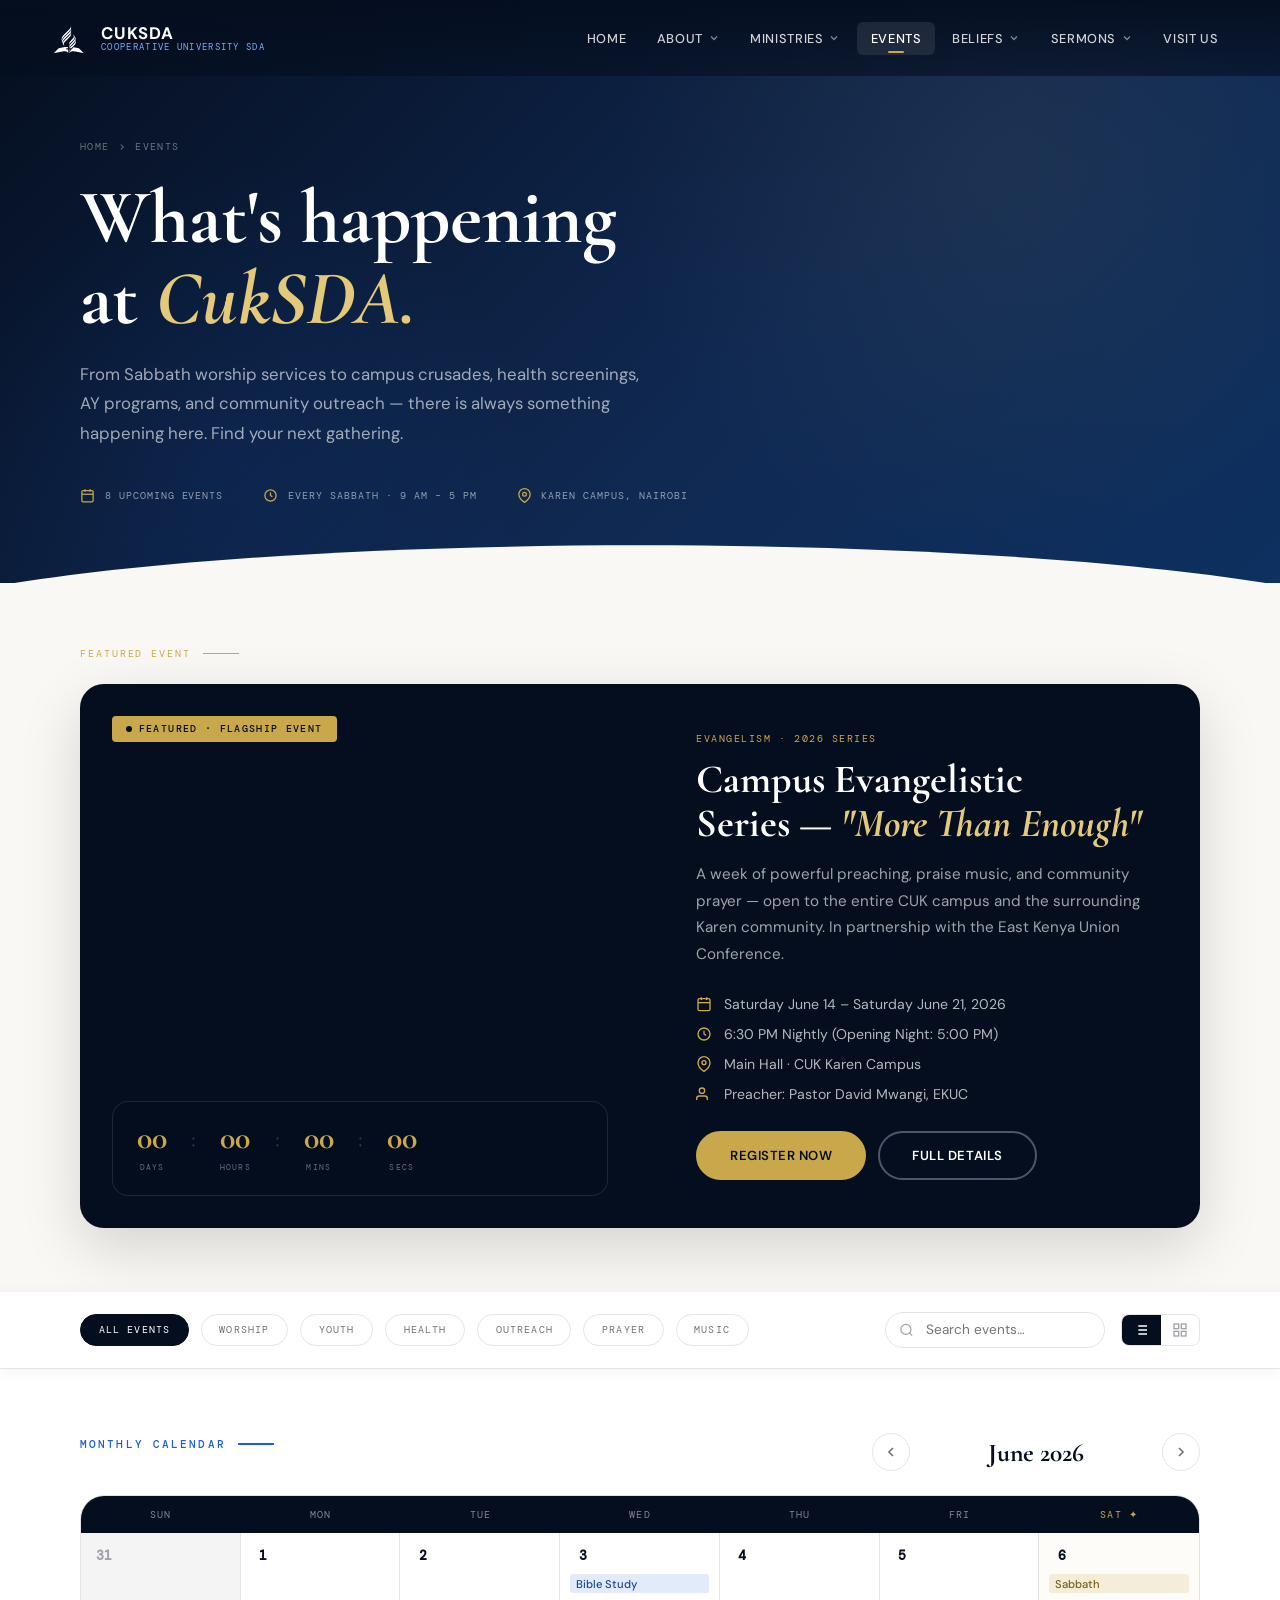
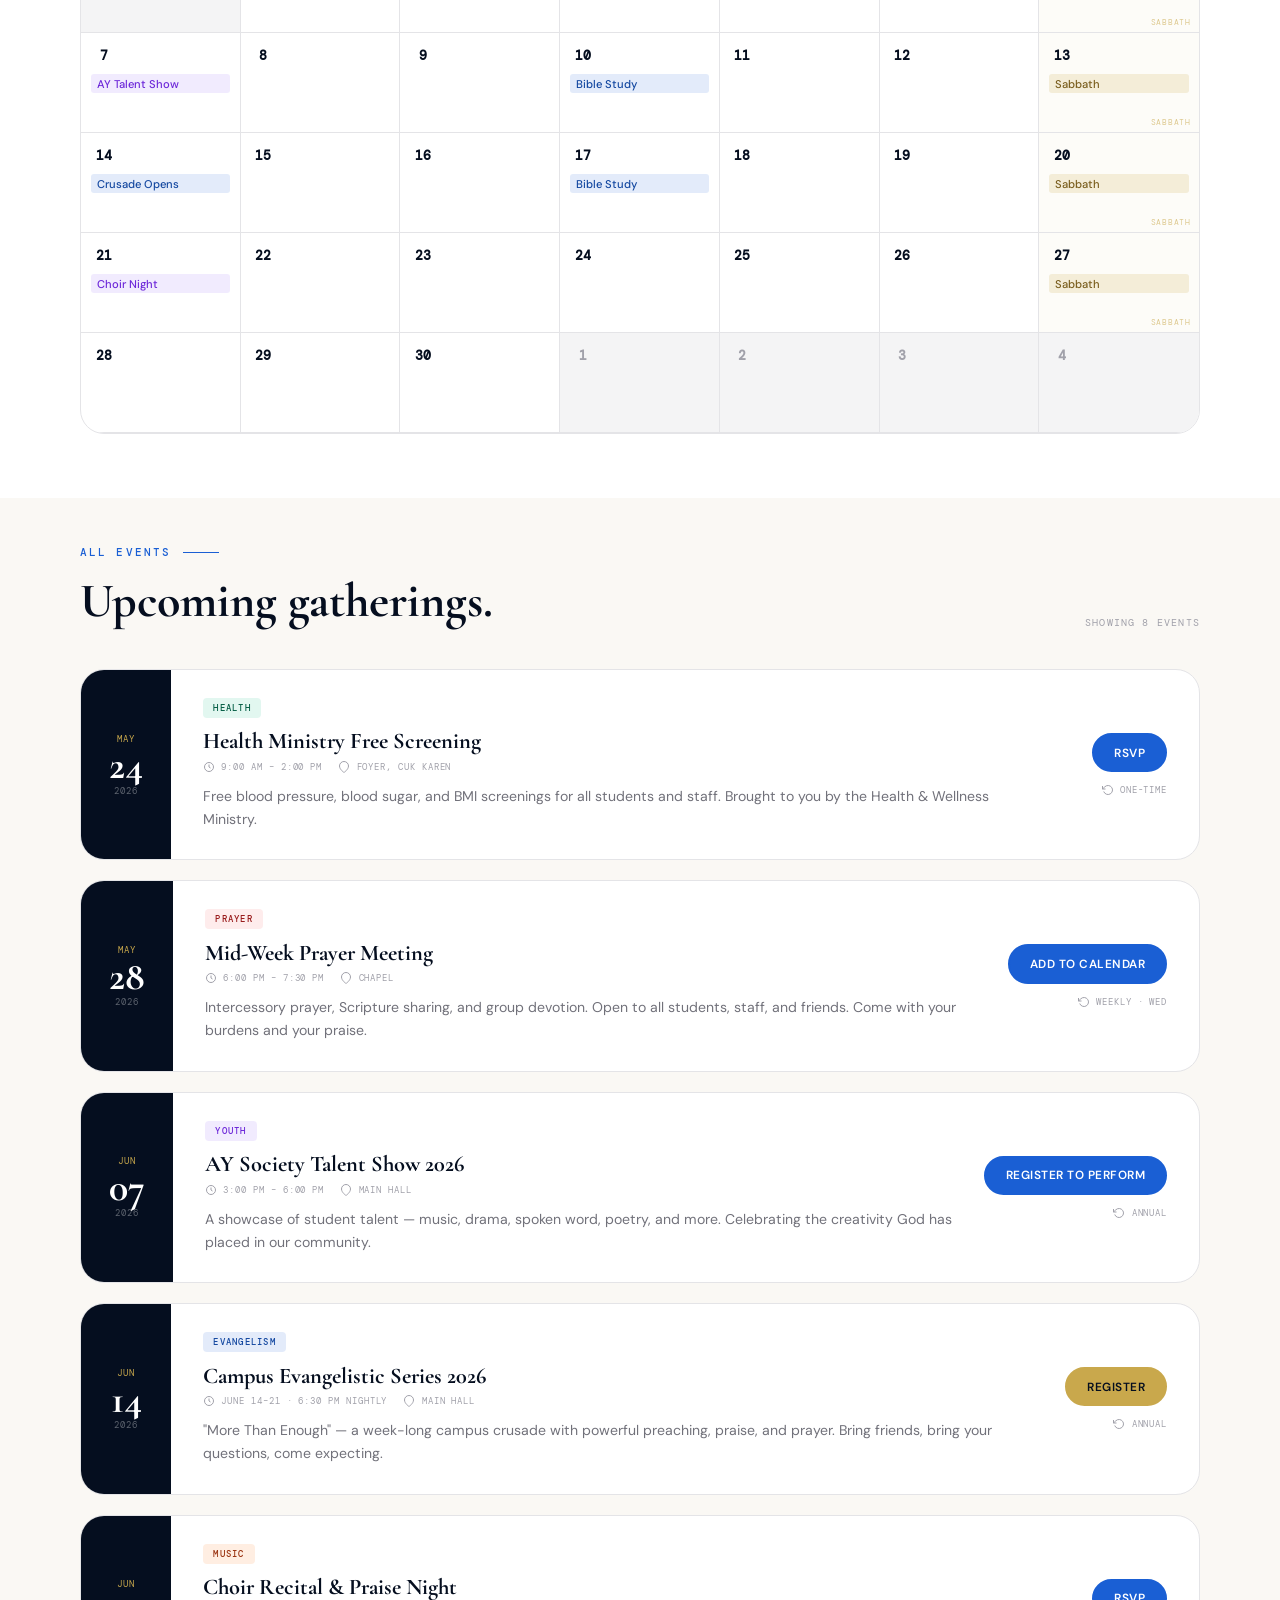
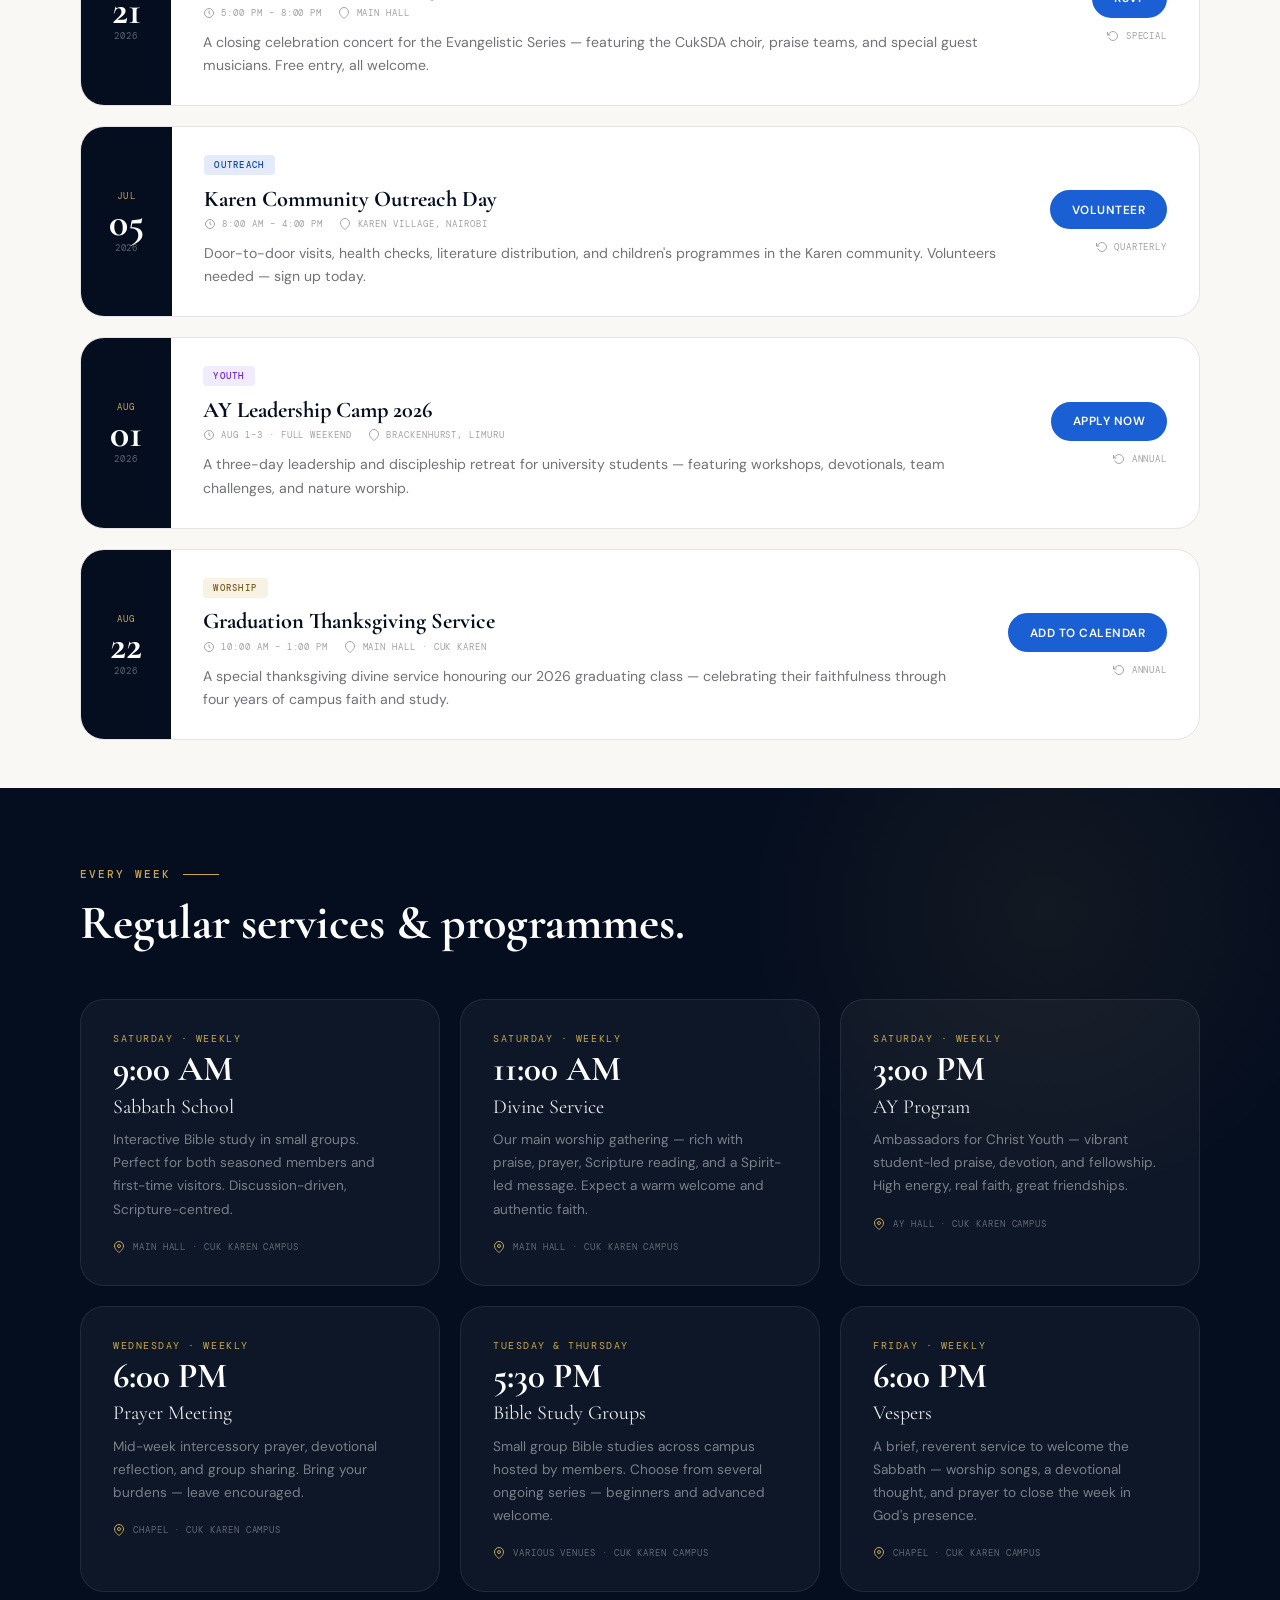
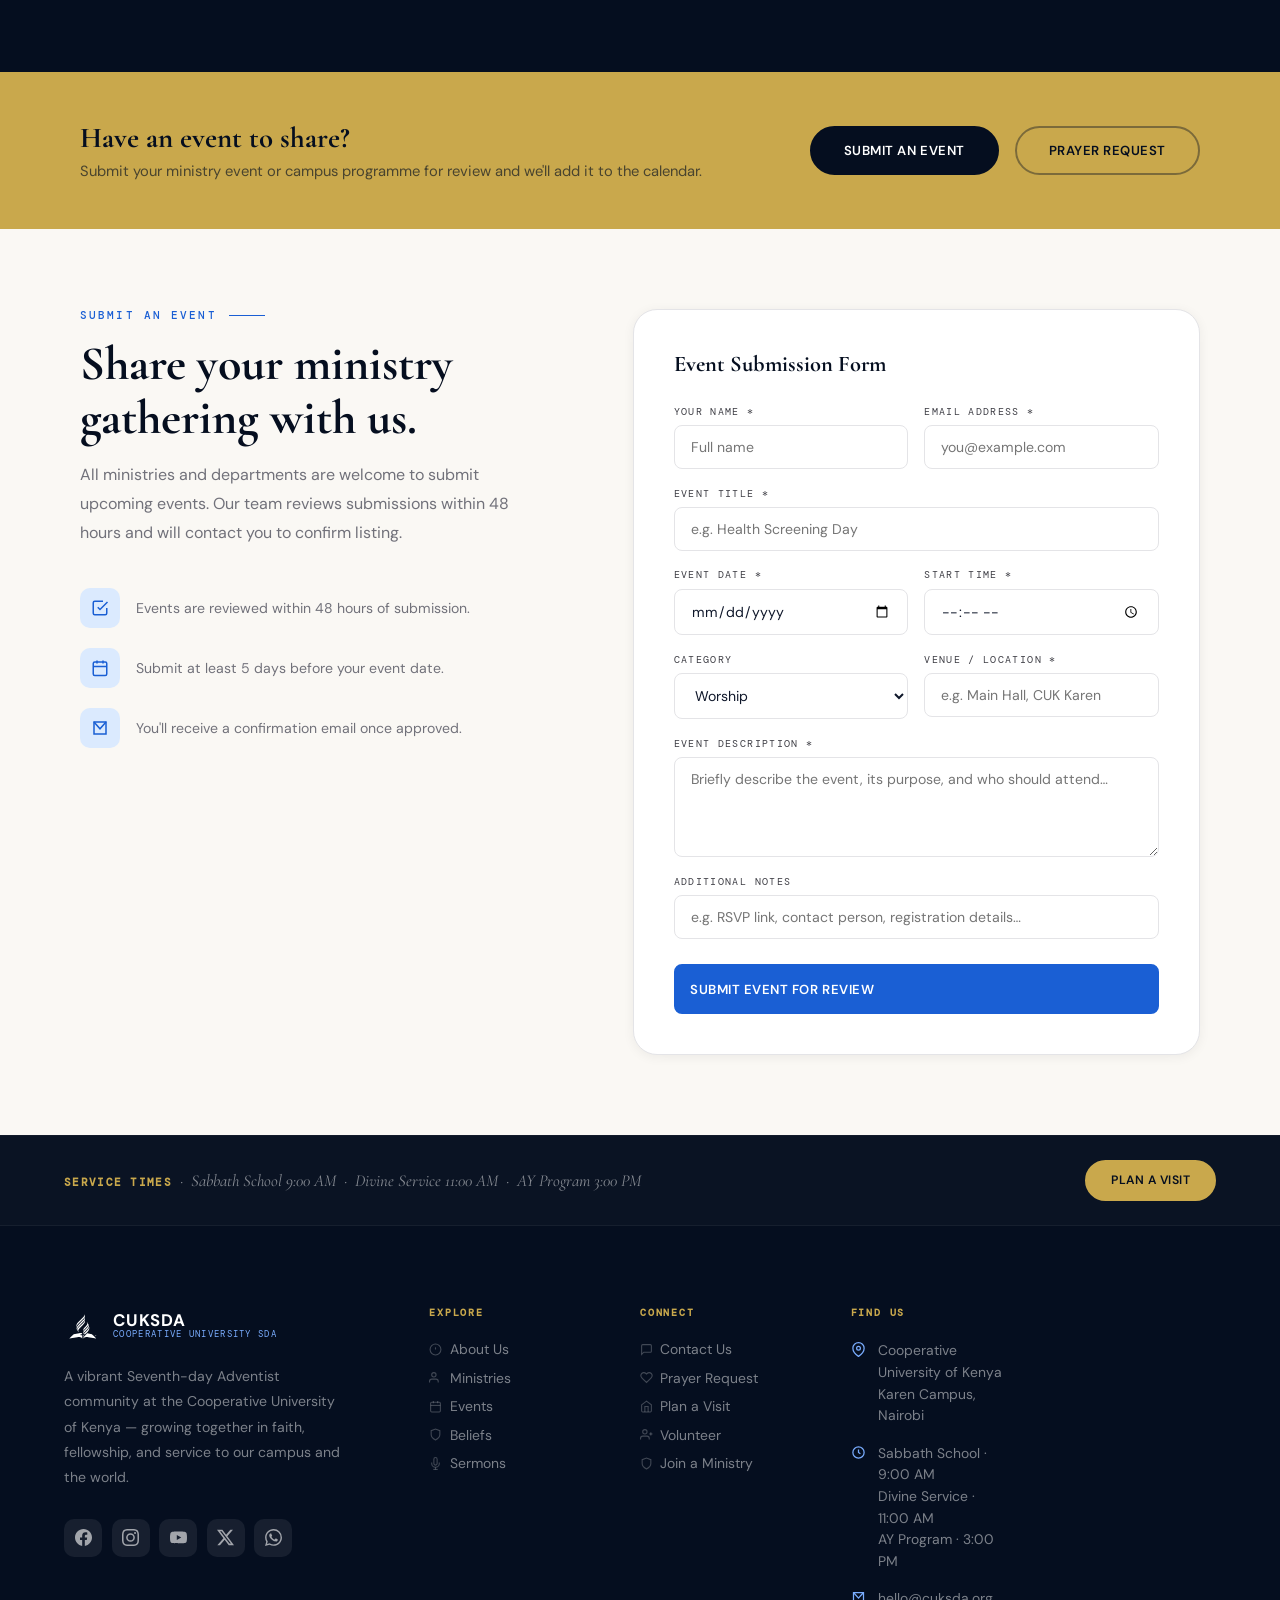
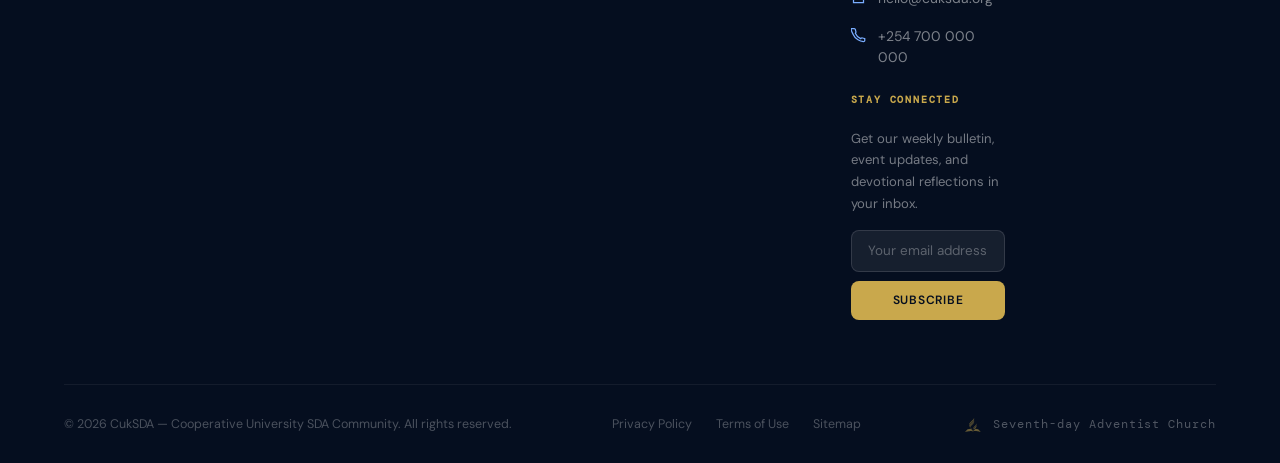
<file: events.html>
<!DOCTYPE html>
<html lang="en">
<head>
  <meta charset="UTF-8">
  <meta name="viewport" content="width=device-width, initial-scale=1">
  <title>Events · CukSDA</title>
  <meta name="description" content="Upcoming events, Sabbath programs, and community gatherings at the CukSDA community — Cooperative University of Kenya, Karen Campus.">
  <link rel="preconnect" href="https://fonts.googleapis.com">
  <link rel="preconnect" href="https://fonts.gstatic.com" crossorigin>
  <link href="https://fonts.googleapis.com/css2?family=Cormorant+Garamond:ital,wght@0,400;0,600;0,700;1,400;1,700&family=DM+Mono:wght@400;500&family=DM+Sans:wght@300;400;500;600;700&display=swap" rel="stylesheet">
  <style>
    *, *::before, *::after { box-sizing: border-box; margin: 0; padding: 0; }
    html { scroll-behavior: smooth; font-size: 16px; }
    body { font-family: 'DM Sans', sans-serif; color: #0f172a; background: #fff; overflow-x: hidden; -webkit-font-smoothing: antialiased; }
    img { max-width: 100%; display: block; }
    a { text-decoration: none; color: inherit; }

    :root {
      --navy: #050e1f;
      --navy-mid: #0a1e3d;
      --navy-soft: #102952;
      --blue: #1a5fd4;
      --blue-mid: #1448a0;
      --blue-light: #7aadff;
      --blue-pale: #dbeafe;
      --gold: #c9a84c;
      --gold-light: #e4c97a;
      --gold-dim: #7a5e1e;
      --cream: #faf8f4;
      --cream-dark: #f0ece3;
      --white: #ffffff;
      --gray-100: #f4f4f5;
      --gray-200: #e4e4e7;
      --gray-400: #a1a1aa;
      --gray-500: #71717a;
      --gray-700: #3f3f46;
      --text: #0f172a;
      --radius-sm: 8px;
      --radius-md: 16px;
      --radius-lg: 24px;
      --radius-xl: 40px;
      --shadow-sm: 0 2px 12px rgba(0,0,0,0.06);
      --shadow-md: 0 8px 32px rgba(0,0,0,0.10);
      --shadow-lg: 0 20px 60px rgba(0,0,0,0.15);
      --transition: all 0.3s cubic-bezier(0.4,0,0.2,1);
    }

    /* ── BUTTONS ── */
    .btn {
      display: inline-flex; align-items: center; gap: 0.5rem;
      font-family: 'DM Sans', sans-serif; font-weight: 600; font-size: 0.82rem;
      letter-spacing: 0.04em; text-transform: uppercase;
      padding: 0.85rem 2rem; border-radius: var(--radius-xl);
      border: 2px solid transparent; cursor: pointer; transition: var(--transition);
    }
    .btn svg { width: 16px; height: 16px; }
    .btn-gold { background: var(--gold); color: var(--navy); border-color: var(--gold); }
    .btn-gold:hover { background: var(--gold-light); border-color: var(--gold-light); transform: translateY(-1px); box-shadow: 0 8px 24px rgba(201,168,76,0.35); }
    .btn-outline { background: transparent; color: var(--white); border-color: rgba(255,255,255,0.45); }
    .btn-outline:hover { border-color: var(--white); background: rgba(255,255,255,0.1); }
    .btn-outline-dark { background: transparent; color: var(--navy); border-color: var(--navy); }
    .btn-outline-dark:hover { background: var(--navy); color: var(--white); }
    .btn-primary { background: var(--blue); color: var(--white); border-color: var(--blue); }
    .btn-primary:hover { background: var(--blue-mid); transform: translateY(-1px); box-shadow: 0 8px 24px rgba(26,95,212,0.35); }
    .btn-sm { padding: 0.6rem 1.25rem; font-size: 0.74rem; }

    /* ── SECTION ATOMS ── */
    .section-tag { font-family: 'DM Mono', monospace; font-weight: 500; font-size: 0.66rem; letter-spacing: 0.2em; text-transform: uppercase; color: var(--blue); display: flex; align-items: center; gap: 0.75rem; margin-bottom: 1rem; }
    .section-tag::after { content: ''; width: 36px; height: 1.5px; background: currentColor; flex-shrink: 0; }
    .section-title { font-family: 'Cormorant Garamond', serif; font-weight: 700; font-size: clamp(2rem, 4vw, 3rem); line-height: 1.12; color: var(--navy); }
    .section-subtitle { color: var(--gray-500); font-size: 1rem; line-height: 1.8; max-width: 620px; margin-top: 1rem; font-weight: 400; }

    /* ── HEADER ── */
    header.site-header {
      position: fixed; top: 0; left: 0; right: 0; z-index: 200;
      height: 76px; display: flex; align-items: center; justify-content: space-between;
      padding: 0 3rem;
      background: linear-gradient(180deg,rgba(5,14,31,0.95) 0%,rgba(5,14,31,0.6) 100%);
      transition: background 0.4s, box-shadow 0.4s;
    }
    header.site-header.scrolled {
      background: rgba(5,14,31,0.97);
      box-shadow: 0 1px 0 rgba(255,255,255,0.06), 0 4px 24px rgba(0,0,0,0.4);
      backdrop-filter: blur(12px);
    }
    .logo-wrap { display: flex; align-items: center; gap: 0.7rem; }
    .logo-icon-adventist { width: 42px; height: 42px; flex-shrink: 0; }
    .logo-text { display: flex; flex-direction: column; line-height: 1.1; }
    .logo-text .church-name { font-family: 'DM Sans', sans-serif; font-weight: 700; font-size: 1.05rem; color: var(--white); letter-spacing: 0.04em; text-transform: uppercase; }
    .logo-text .church-sub { font-family: 'DM Mono', monospace; font-size: 0.58rem; color: var(--blue-light); letter-spacing: 0.14em; text-transform: uppercase; }
    nav.primary-nav { display: flex; align-items: center; gap: 0.2rem; }
    .nav-item { position: relative; }
    .nav-item > a, .nav-item > button {
      color: rgba(255,255,255,0.82); font-size: 0.8rem; font-weight: 500;
      letter-spacing: 0.05em; text-transform: uppercase;
      padding: 0.5rem 0.85rem; border-radius: 6px; transition: var(--transition);
      display: flex; align-items: center; gap: 0.3rem;
      background: none; border: none; cursor: pointer; font-family: inherit;
    }
    .nav-item > a:hover, .nav-item > a.active, .nav-item > button:hover { color: var(--white); background: rgba(255,255,255,0.09); }
    .nav-item > a.active::after { content: ''; position: absolute; bottom: 2px; left: 50%; transform: translateX(-50%); width: 16px; height: 2px; background: var(--gold); border-radius: 2px; }
    .nav-item .chevron { width: 12px; height: 12px; stroke: currentColor; fill: none; stroke-width: 2.5; transition: transform 0.2s ease; opacity: 0.6; }
    .nav-item:hover .chevron { transform: rotate(180deg); opacity: 1; }
    .dropdown {
      position: absolute; top: calc(100% + 8px); left: 50%;
      transform: translateX(-50%) translateY(-10px);
      min-width: 220px; background: rgba(5,14,31,0.98);
      backdrop-filter: blur(16px); border: 1px solid rgba(255,255,255,0.08);
      border-radius: var(--radius-md); padding: 0.75rem 0;
      opacity: 0; visibility: hidden; transition: all 0.25s cubic-bezier(0.4,0,0.2,1);
      box-shadow: 0 20px 60px rgba(0,0,0,0.4); z-index: 300;
    }
    .dropdown::before { content: ''; position: absolute; top: -6px; left: 50%; transform: translateX(-50%) rotate(45deg); width: 12px; height: 12px; background: rgba(5,14,31,0.98); border-top: 1px solid rgba(255,255,255,0.08); border-left: 1px solid rgba(255,255,255,0.08); }
    .dropdown a { display: block; padding: 0.6rem 1.25rem; color: rgba(255,255,255,0.7); font-size: 0.82rem; font-weight: 400; transition: all 0.2s; white-space: nowrap; }
    .dropdown a:hover { color: var(--white); background: rgba(255,255,255,0.06); padding-left: 1.5rem; }
    .dropdown-divider { height: 1px; background: rgba(255,255,255,0.08); margin: 0.5rem 0.75rem; }
    .dropdown-label { padding: 0.3rem 1.25rem; font-family: 'DM Mono', monospace; font-size: 0.58rem; letter-spacing: 0.14em; text-transform: uppercase; color: var(--gold); pointer-events: none; }
    .nav-item:hover .dropdown { opacity: 1; visibility: visible; transform: translateX(-50%) translateY(0); }
    .menu-toggle { display: none; background: none; border: none; cursor: pointer; flex-direction: column; gap: 5px; padding: 8px; }
    .menu-toggle span { display: block; width: 22px; height: 2px; background: var(--white); border-radius: 2px; transition: var(--transition); }

    /* ══════════════════════════════════════
       PAGE HERO
    ══════════════════════════════════════ */
    .page-hero {
      position: relative; padding: 140px 5rem 80px;
      background: linear-gradient(135deg, var(--navy) 0%, var(--navy-soft) 60%, #0d3060 100%);
      overflow: hidden;
    }
    .page-hero::before {
      content: ''; position: absolute; top: -40%; right: -10%; width: 800px; height: 800px;
      border-radius: 50%; background: radial-gradient(circle, rgba(201,168,76,0.07) 0%, transparent 70%);
      pointer-events: none;
    }
    .page-hero::after {
      content: ''; position: absolute; bottom: -30%; left: -5%; width: 600px; height: 600px;
      border-radius: 50%; background: radial-gradient(circle, rgba(26,95,212,0.1) 0%, transparent 70%);
      pointer-events: none;
    }
    .page-hero-inner { position: relative; z-index: 1; max-width: 1400px; }
    .breadcrumb { display: flex; align-items: center; gap: 0.5rem; margin-bottom: 1.5rem; font-family: 'DM Mono', monospace; font-size: 0.6rem; letter-spacing: 0.14em; text-transform: uppercase; color: rgba(255,255,255,0.4); }
    .breadcrumb a { color: rgba(255,255,255,0.4); transition: color 0.2s; }
    .breadcrumb a:hover { color: var(--gold); }
    .breadcrumb svg { width: 10px; height: 10px; stroke: currentColor; fill: none; stroke-width: 2.5; }
    .page-hero h1 { font-family: 'Cormorant Garamond', serif; font-weight: 700; font-size: clamp(3rem, 6vw, 5rem); color: var(--white); line-height: 1.06; }
    .page-hero h1 em { font-style: italic; color: var(--gold-light); }
    .page-hero-desc { color: rgba(255,255,255,0.62); font-size: 1.05rem; line-height: 1.75; max-width: 560px; margin-top: 1.25rem; }
    .hero-meta-strip { display: flex; gap: 2.5rem; margin-top: 2.5rem; flex-wrap: wrap; }
    .hero-meta-item { display: flex; align-items: center; gap: 0.6rem; color: rgba(255,255,255,0.55); font-size: 0.85rem; font-family: 'DM Mono', monospace; font-size: 0.62rem; letter-spacing: 0.1em; text-transform: uppercase; }
    .hero-meta-item svg { width: 15px; height: 15px; stroke: var(--gold); fill: none; stroke-width: 2; flex-shrink: 0; }
    .hero-arc { position: absolute; bottom: -2px; left: 0; right: 0; z-index: 2; pointer-events: none; }
    .hero-arc svg { display: block; width: 100%; }

    /* ══════════════════════════════════════
       CONTROLS BAR
    ══════════════════════════════════════ */
    .controls-bar {
      background: var(--white); border-bottom: 1px solid var(--gray-200);
      padding: 1.25rem 5rem; position: sticky; top: 76px; z-index: 100;
      display: flex; align-items: center; gap: 1rem; flex-wrap: wrap;
      box-shadow: 0 2px 16px rgba(0,0,0,0.05);
    }
    .controls-left { display: flex; align-items: center; gap: 0.75rem; flex: 1; flex-wrap: wrap; }
    .filter-btn {
      font-family: 'DM Mono', monospace; font-size: 0.6rem; letter-spacing: 0.12em; text-transform: uppercase;
      padding: 0.55rem 1.1rem; border-radius: var(--radius-xl);
      border: 1.5px solid var(--gray-200); background: transparent; cursor: pointer;
      color: var(--gray-500); transition: var(--transition); white-space: nowrap;
    }
    .filter-btn:hover { border-color: var(--navy); color: var(--navy); }
    .filter-btn.active { background: var(--navy); color: var(--white); border-color: var(--navy); }
    .filter-btn.active-gold { background: var(--gold); color: var(--navy); border-color: var(--gold); }
    .search-wrap { position: relative; }
    .search-wrap svg { position: absolute; left: 0.85rem; top: 50%; transform: translateY(-50%); width: 15px; height: 15px; stroke: var(--gray-400); fill: none; stroke-width: 2; pointer-events: none; }
    .search-input { border: 1.5px solid var(--gray-200); border-radius: var(--radius-xl); padding: 0.55rem 1rem 0.55rem 2.5rem; font-family: 'DM Sans', sans-serif; font-size: 0.85rem; color: var(--text); outline: none; transition: border-color 0.2s; width: 220px; }
    .search-input:focus { border-color: var(--blue); }
    .view-toggle { display: flex; border: 1.5px solid var(--gray-200); border-radius: var(--radius-sm); overflow: hidden; }
    .view-btn { padding: 0.45rem 0.7rem; background: transparent; border: none; cursor: pointer; transition: background 0.2s; display: flex; align-items: center; }
    .view-btn svg { width: 16px; height: 16px; stroke: var(--gray-400); fill: none; stroke-width: 2; }
    .view-btn.active { background: var(--navy); }
    .view-btn.active svg { stroke: var(--white); }

    /* ══════════════════════════════════════
       FEATURED / HERO EVENT
    ══════════════════════════════════════ */
    .featured-section { background: var(--cream); padding: 4rem 5rem; }
    .featured-tag { font-family: 'DM Mono', monospace; font-size: 0.6rem; letter-spacing: 0.2em; text-transform: uppercase; color: var(--gold); display: flex; align-items: center; gap: 0.75rem; margin-bottom: 1.5rem; }
    .featured-tag::after { content: ''; width: 36px; height: 1.5px; background: currentColor; flex-shrink: 0; }

    .featured-card {
      background: var(--navy); border-radius: var(--radius-lg); overflow: hidden;
      display: grid; grid-template-columns: 1fr 1fr; min-height: 480px;
      box-shadow: var(--shadow-lg);
    }
    .featured-visual {
      position: relative;
      background: url('https://images.unsplash.com/photo-1529156069898-49953e39b3ac?w=1000&q=80') center/cover;
    }
    .featured-visual-overlay { position: absolute; inset: 0; background: linear-gradient(90deg, rgba(5,14,31,0.3) 0%, transparent 100%); }
    .featured-badge {
      position: absolute; top: 2rem; left: 2rem;
      background: var(--gold); color: var(--navy);
      font-family: 'DM Mono', monospace; font-size: 0.6rem; letter-spacing: 0.14em; text-transform: uppercase;
      padding: 0.4rem 0.9rem; border-radius: 4px; font-weight: 500;
      display: flex; align-items: center; gap: 0.4rem;
    }
    .featured-badge::before { content: ''; width: 6px; height: 6px; background: var(--navy); border-radius: 50%; animation: featuredPulse 2s ease infinite; }
    @keyframes featuredPulse { 0%,100% { opacity: 1; transform: scale(1); } 50% { opacity: 0.5; transform: scale(1.4); } }
    .featured-countdown {
      position: absolute; bottom: 2rem; left: 2rem; right: 2rem;
      background: rgba(5,14,31,0.85); backdrop-filter: blur(10px);
      border: 1px solid rgba(255,255,255,0.1); border-radius: var(--radius-md);
      padding: 1.25rem 1.5rem; display: flex; gap: 1.5rem; align-items: center;
    }
    .countdown-unit { text-align: center; }
    .countdown-num { font-family: 'Cormorant Garamond', serif; font-size: 2rem; font-weight: 700; color: var(--gold); line-height: 1; display: block; }
    .countdown-label { font-family: 'DM Mono', monospace; font-size: 0.52rem; letter-spacing: 0.14em; text-transform: uppercase; color: rgba(255,255,255,0.4); }
    .countdown-sep { font-family: 'Cormorant Garamond', serif; font-size: 1.5rem; color: rgba(255,255,255,0.2); align-self: flex-start; margin-top: 0.15rem; }

    .featured-body { padding: 3rem 3.5rem; display: flex; flex-direction: column; justify-content: center; }
    .featured-series { font-family: 'DM Mono', monospace; font-size: 0.6rem; letter-spacing: 0.16em; text-transform: uppercase; color: var(--gold); margin-bottom: 0.75rem; }
    .featured-body h2 { font-family: 'Cormorant Garamond', serif; font-size: 2.5rem; font-weight: 700; color: var(--white); line-height: 1.1; margin-bottom: 1rem; }
    .featured-body h2 em { font-style: italic; color: var(--gold-light); }
    .featured-body p { color: rgba(255,255,255,0.62); font-size: 0.95rem; line-height: 1.75; }
    .featured-details { display: flex; flex-direction: column; gap: 0.75rem; margin: 1.75rem 0; }
    .featured-detail-item { display: flex; align-items: center; gap: 0.75rem; color: rgba(255,255,255,0.7); font-size: 0.88rem; }
    .featured-detail-item svg { width: 16px; height: 16px; stroke: var(--gold); fill: none; stroke-width: 2; flex-shrink: 0; }
    .featured-actions { display: flex; gap: 0.75rem; flex-wrap: wrap; }

    /* ══════════════════════════════════════
       CALENDAR MONTH VIEW
    ══════════════════════════════════════ */
    .calendar-section { padding: 4rem 5rem; background: var(--white); }
    .calendar-header-row { display: flex; align-items: center; justify-content: space-between; margin-bottom: 1.5rem; }
    .calendar-nav { display: flex; align-items: center; gap: 1rem; }
    .cal-nav-btn { width: 38px; height: 38px; border: 1.5px solid var(--gray-200); border-radius: 50%; background: transparent; cursor: pointer; display: flex; align-items: center; justify-content: center; transition: var(--transition); }
    .cal-nav-btn svg { width: 16px; height: 16px; stroke: var(--gray-500); fill: none; stroke-width: 2.5; }
    .cal-nav-btn:hover { border-color: var(--navy); }
    .cal-nav-btn:hover svg { stroke: var(--navy); }
    .cal-month-label { font-family: 'Cormorant Garamond', serif; font-size: 1.6rem; font-weight: 700; color: var(--navy); min-width: 220px; text-align: center; }
    .calendar-grid { border: 1px solid var(--gray-200); border-radius: var(--radius-lg); overflow: hidden; }
    .cal-weekdays { display: grid; grid-template-columns: repeat(7, 1fr); background: var(--navy); }
    .cal-weekday { padding: 0.75rem; text-align: center; font-family: 'DM Mono', monospace; font-size: 0.6rem; letter-spacing: 0.12em; text-transform: uppercase; color: rgba(255,255,255,0.5); }
    .cal-weekday.sabbath { color: var(--gold); }
    .cal-days { display: grid; grid-template-columns: repeat(7, 1fr); }
    .cal-day {
      border-right: 1px solid var(--gray-200); border-bottom: 1px solid var(--gray-200);
      padding: 0.6rem; min-height: 100px; position: relative; transition: background 0.2s; cursor: default;
    }
    .cal-day:nth-child(7n) { border-right: none; }
    .cal-day:hover { background: var(--cream); }
    .cal-day.other-month { background: var(--gray-100); }
    .cal-day.other-month .cal-day-num { color: var(--gray-400); }
    .cal-day.today .cal-day-num { background: var(--blue); color: var(--white); }
    .cal-day.sabbath-day { background: rgba(201,168,76,0.04); }
    .cal-day.has-event { cursor: pointer; }
    .cal-day-num { width: 26px; height: 26px; border-radius: 50%; display: flex; align-items: center; justify-content: center; font-size: 0.82rem; font-weight: 600; color: var(--navy); font-family: 'DM Mono', monospace; margin-bottom: 0.35rem; }
    .cal-event-dot { font-size: 0.7rem; padding: 0.15rem 0.4rem; border-radius: 3px; margin-bottom: 0.2rem; white-space: nowrap; overflow: hidden; text-overflow: ellipsis; font-family: 'DM Sans', sans-serif; font-weight: 500; display: block; }
    .dot-gold { background: rgba(201,168,76,0.18); color: var(--gold-dim); }
    .dot-blue { background: rgba(26,95,212,0.12); color: var(--blue-mid); }
    .dot-green { background: rgba(16,185,129,0.12); color: #065f46; }
    .dot-purple { background: rgba(139,92,246,0.12); color: #6d28d9; }
    .cal-sabbath-label { position: absolute; bottom: 0.35rem; right: 0.5rem; font-family: 'DM Mono', monospace; font-size: 0.48rem; letter-spacing: 0.1em; text-transform: uppercase; color: var(--gold); opacity: 0.6; }

    /* ══════════════════════════════════════
       EVENTS LIST + GRID
    ══════════════════════════════════════ */
    .events-main { padding: 3rem 5rem; background: var(--cream); }
    .events-main-header { display: flex; align-items: flex-end; justify-content: space-between; flex-wrap: wrap; gap: 1rem; margin-bottom: 2.5rem; }
    .results-count { font-family: 'DM Mono', monospace; font-size: 0.62rem; letter-spacing: 0.12em; text-transform: uppercase; color: var(--gray-400); }

    /* LIST VIEW */
    .events-list-view { display: flex; flex-direction: column; gap: 1.25rem; }
    .event-list-card {
      background: var(--white); border: 1px solid var(--gray-200); border-radius: var(--radius-lg);
      display: flex; gap: 0; overflow: hidden; transition: var(--transition);
      cursor: pointer;
    }
    .event-list-card:hover { box-shadow: var(--shadow-md); transform: translateY(-3px); border-color: transparent; }
    .event-list-card.hidden { display: none; }
    .event-list-cal {
      background: var(--navy); padding: 1.5rem 1.75rem;
      display: flex; flex-direction: column; align-items: center; justify-content: center;
      min-width: 90px; flex-shrink: 0;
    }
    .event-list-cal .month { font-family: 'DM Mono', monospace; font-size: 0.58rem; letter-spacing: 0.14em; text-transform: uppercase; color: var(--gold); }
    .event-list-cal .day { font-family: 'Cormorant Garamond', serif; font-size: 2.5rem; font-weight: 700; color: var(--white); line-height: 1; }
    .event-list-cal .year { font-family: 'DM Mono', monospace; font-size: 0.55rem; color: rgba(255,255,255,0.35); letter-spacing: 0.1em; }
    .event-list-body { padding: 1.75rem 2rem; flex: 1; display: flex; flex-direction: column; justify-content: center; }
    .event-list-category { display: flex; align-items: center; gap: 0.5rem; margin-bottom: 0.6rem; }
    .category-pill { font-family: 'DM Mono', monospace; font-size: 0.56rem; letter-spacing: 0.14em; text-transform: uppercase; padding: 0.25rem 0.65rem; border-radius: 4px; font-weight: 500; }
    .cat-worship { background: rgba(201,168,76,0.15); color: var(--gold-dim); }
    .cat-health { background: rgba(16,185,129,0.12); color: #065f46; }
    .cat-youth { background: rgba(139,92,246,0.12); color: #6d28d9; }
    .cat-outreach { background: rgba(26,95,212,0.12); color: var(--blue-mid); }
    .cat-prayer { background: rgba(239,68,68,0.1); color: #991b1b; }
    .cat-music { background: rgba(249,115,22,0.12); color: #9a3412; }
    .cat-evangelism { background: rgba(20,184,166,0.12); color: #115e59; }
    .event-list-body h3 { font-family: 'Cormorant Garamond', serif; font-size: 1.4rem; color: var(--navy); margin-bottom: 0.4rem; }
    .event-list-meta { display: flex; align-items: center; gap: 1rem; flex-wrap: wrap; margin-bottom: 0.75rem; }
    .event-meta-item { display: flex; align-items: center; gap: 0.4rem; font-family: 'DM Mono', monospace; font-size: 0.58rem; letter-spacing: 0.1em; text-transform: uppercase; color: var(--gray-400); }
    .event-meta-item svg { width: 12px; height: 12px; stroke: currentColor; fill: none; stroke-width: 2; }
    .event-list-body p { color: var(--gray-500); font-size: 0.88rem; line-height: 1.65; }
    .event-list-actions { padding: 1.75rem 2rem 1.75rem 0; display: flex; flex-direction: column; align-items: flex-end; justify-content: center; gap: 0.75rem; min-width: 160px; }
    .event-recurring-badge { font-family: 'DM Mono', monospace; font-size: 0.55rem; letter-spacing: 0.1em; text-transform: uppercase; color: var(--gray-400); display: flex; align-items: center; gap: 0.4rem; }
    .event-recurring-badge svg { width: 12px; height: 12px; stroke: currentColor; fill: none; stroke-width: 2; }

    /* GRID VIEW */
    .events-grid-view { display: grid; grid-template-columns: repeat(3, 1fr); gap: 1.5rem; }
    .event-grid-card {
      background: var(--white); border: 1px solid var(--gray-200); border-radius: var(--radius-lg);
      overflow: hidden; transition: var(--transition); cursor: pointer;
    }
    .event-grid-card:hover { box-shadow: var(--shadow-md); transform: translateY(-4px); border-color: transparent; }
    .event-grid-card.hidden { display: none; }
    .event-grid-thumb { height: 180px; background: var(--navy); position: relative; overflow: hidden; }
    .event-grid-thumb-bg { position: absolute; inset: 0; background-size: cover; background-position: center; transition: transform 0.5s ease; }
    .event-grid-card:hover .event-grid-thumb-bg { transform: scale(1.06); }
    .event-grid-thumb-overlay { position: absolute; inset: 0; background: linear-gradient(180deg, rgba(5,14,31,0.3) 0%, rgba(5,14,31,0.7) 100%); }
    .event-grid-date-badge {
      position: absolute; top: 1rem; left: 1rem;
      background: var(--white); border-radius: 10px; padding: 0.5rem 0.75rem;
      text-align: center; min-width: 48px;
    }
    .event-grid-date-badge .gd-month { font-family: 'DM Mono', monospace; font-size: 0.5rem; letter-spacing: 0.12em; text-transform: uppercase; color: var(--gold-dim); }
    .event-grid-date-badge .gd-day { font-family: 'Cormorant Garamond', serif; font-size: 1.5rem; font-weight: 700; color: var(--navy); line-height: 1; }
    .event-grid-cat { position: absolute; bottom: 1rem; left: 1rem; }
    .event-grid-body { padding: 1.5rem; }
    .event-grid-body h3 { font-family: 'Cormorant Garamond', serif; font-size: 1.2rem; color: var(--navy); margin-bottom: 0.5rem; line-height: 1.25; }
    .event-grid-meta { display: flex; flex-direction: column; gap: 0.3rem; margin-bottom: 0.75rem; }
    .event-grid-meta-item { display: flex; align-items: center; gap: 0.4rem; font-family: 'DM Mono', monospace; font-size: 0.56rem; letter-spacing: 0.1em; text-transform: uppercase; color: var(--gray-400); }
    .event-grid-meta-item svg { width: 11px; height: 11px; stroke: currentColor; fill: none; stroke-width: 2; }
    .event-grid-body p { color: var(--gray-500); font-size: 0.83rem; line-height: 1.6; margin-bottom: 1rem; }
    .event-grid-footer { display: flex; align-items: center; justify-content: space-between; padding-top: 0.9rem; border-top: 1px solid var(--gray-200); }
    .event-grid-footer-link { font-family: 'DM Mono', monospace; font-size: 0.58rem; letter-spacing: 0.12em; text-transform: uppercase; color: var(--blue); display: flex; align-items: center; gap: 0.4rem; }
    .event-grid-footer-link svg { width: 12px; height: 12px; stroke: currentColor; fill: none; stroke-width: 2.5; }

    /* ══════════════════════════════════════
       WEEKLY RECURRING SERVICES
    ══════════════════════════════════════ */
    .weekly-section { background: var(--navy); padding: 5rem; position: relative; overflow: hidden; }
    .weekly-section::before { content: ''; position: absolute; top: -20%; right: -5%; width: 600px; height: 600px; border-radius: 50%; background: radial-gradient(circle, rgba(201,168,76,0.07) 0%, transparent 70%); pointer-events: none; }
    .weekly-section .section-tag { color: var(--gold); }
    .weekly-section .section-tag::after { background: var(--gold); }
    .weekly-section .section-title { color: var(--white); }
    .weekly-header { display: flex; align-items: flex-end; justify-content: space-between; gap: 2rem; flex-wrap: wrap; margin-bottom: 3rem; }
    .weekly-grid { display: grid; grid-template-columns: repeat(3, 1fr); gap: 1.25rem; }
    .weekly-card {
      background: rgba(255,255,255,0.04); border: 1px solid rgba(255,255,255,0.08);
      border-radius: var(--radius-lg); padding: 2rem; transition: var(--transition); position: relative; overflow: hidden;
    }
    .weekly-card::before { content: ''; position: absolute; top: 0; left: 0; right: 0; height: 3px; background: var(--gold); transform: scaleX(0); transition: transform 0.35s ease; }
    .weekly-card:hover { background: rgba(255,255,255,0.07); border-color: rgba(201,168,76,0.25); transform: translateY(-4px); }
    .weekly-card:hover::before { transform: scaleX(1); }
    .weekly-day { font-family: 'DM Mono', monospace; font-size: 0.6rem; letter-spacing: 0.16em; text-transform: uppercase; color: var(--gold); margin-bottom: 0.4rem; }
    .weekly-time { font-family: 'Cormorant Garamond', serif; font-size: 2.2rem; font-weight: 700; color: var(--white); line-height: 1; margin-bottom: 0.5rem; }
    .weekly-name { font-family: 'Cormorant Garamond', serif; font-size: 1.25rem; color: rgba(255,255,255,0.9); margin-bottom: 0.6rem; }
    .weekly-desc { color: rgba(255,255,255,0.45); font-size: 0.85rem; line-height: 1.7; }
    .weekly-loc { display: flex; align-items: center; gap: 0.5rem; margin-top: 1.25rem; font-family: 'DM Mono', monospace; font-size: 0.58rem; letter-spacing: 0.1em; text-transform: uppercase; color: rgba(255,255,255,0.35); }
    .weekly-loc svg { width: 12px; height: 12px; stroke: var(--gold); fill: none; stroke-width: 2; }

    /* ══════════════════════════════════════
       SUBMIT / PRAYER CTA
    ══════════════════════════════════════ */
    .cta-strip { background: var(--gold); padding: 3rem 5rem; display: flex; align-items: center; justify-content: space-between; gap: 2rem; flex-wrap: wrap; }
    .cta-strip-text h3 { font-family: 'Cormorant Garamond', serif; font-size: 1.8rem; font-weight: 700; color: var(--navy); }
    .cta-strip-text p { color: rgba(5,14,31,0.65); font-size: 0.92rem; margin-top: 0.35rem; }
    .cta-strip-actions { display: flex; gap: 1rem; flex-wrap: wrap; }
    .btn-navy { background: var(--navy); color: var(--white); border-color: var(--navy); }
    .btn-navy:hover { background: var(--navy-soft); }
    .btn-outline-navy { background: transparent; color: var(--navy); border: 2px solid rgba(5,14,31,0.4); }
    .btn-outline-navy:hover { background: rgba(5,14,31,0.08); }

    /* ══════════════════════════════════════
       EVENT MODAL
    ══════════════════════════════════════ */
    .modal-overlay {
      position: fixed; inset: 0; background: rgba(5,14,31,0.7); backdrop-filter: blur(8px);
      z-index: 500; display: flex; align-items: center; justify-content: center; padding: 2rem;
      opacity: 0; visibility: hidden; transition: all 0.3s cubic-bezier(0.4,0,0.2,1);
    }
    .modal-overlay.open { opacity: 1; visibility: visible; }
    .modal {
      background: var(--white); border-radius: var(--radius-lg); max-width: 680px; width: 100%;
      overflow: hidden; transform: translateY(30px) scale(0.97);
      transition: transform 0.35s cubic-bezier(0.4,0,0.2,1);
      box-shadow: 0 40px 120px rgba(0,0,0,0.35);
    }
    .modal-overlay.open .modal { transform: translateY(0) scale(1); }
    .modal-hero { height: 240px; position: relative; background: var(--navy); }
    .modal-hero-bg { position: absolute; inset: 0; background-size: cover; background-position: center; }
    .modal-hero-overlay { position: absolute; inset: 0; background: linear-gradient(180deg, rgba(5,14,31,0.4) 0%, rgba(5,14,31,0.85) 100%); }
    .modal-close {
      position: absolute; top: 1rem; right: 1rem; width: 36px; height: 36px;
      background: rgba(255,255,255,0.15); border: none; border-radius: 50%; cursor: pointer;
      display: flex; align-items: center; justify-content: center; transition: background 0.2s; z-index: 2;
    }
    .modal-close:hover { background: rgba(255,255,255,0.3); }
    .modal-close svg { width: 16px; height: 16px; stroke: var(--white); fill: none; stroke-width: 2.5; }
    .modal-hero-content { position: absolute; bottom: 1.5rem; left: 2rem; right: 2rem; z-index: 1; }
    .modal-hero-content .category-pill { margin-bottom: 0.5rem; }
    .modal-hero-content h2 { font-family: 'Cormorant Garamond', serif; font-size: 1.8rem; font-weight: 700; color: var(--white); line-height: 1.1; }
    .modal-body { padding: 2rem; }
    .modal-details { display: grid; grid-template-columns: 1fr 1fr; gap: 0.9rem; margin-bottom: 1.5rem; }
    .modal-detail { display: flex; align-items: flex-start; gap: 0.65rem; }
    .modal-detail-icon { width: 34px; height: 34px; background: var(--cream); border-radius: 9px; display: flex; align-items: center; justify-content: center; flex-shrink: 0; }
    .modal-detail-icon svg { width: 15px; height: 15px; stroke: var(--navy); fill: none; stroke-width: 2; }
    .modal-detail-label { font-family: 'DM Mono', monospace; font-size: 0.54rem; letter-spacing: 0.12em; text-transform: uppercase; color: var(--gray-400); margin-bottom: 0.15rem; }
    .modal-detail-value { font-size: 0.88rem; font-weight: 500; color: var(--navy); }
    .modal-desc { color: var(--gray-500); font-size: 0.92rem; line-height: 1.75; margin-bottom: 1.75rem; }
    .modal-actions { display: flex; gap: 0.75rem; flex-wrap: wrap; }

    /* ══════════════════════════════════════
       SUBMIT EVENT FORM
    ══════════════════════════════════════ */
    .submit-section { background: var(--cream); padding: 5rem; }
    .submit-grid { display: grid; grid-template-columns: 1fr 1.2fr; gap: 5rem; align-items: start; }
    .submit-copy .section-tag { color: var(--blue); }
    .form-card { background: var(--white); border: 1px solid var(--gray-200); border-radius: var(--radius-lg); padding: 2.5rem; box-shadow: var(--shadow-sm); }
    .form-title { font-family: 'Cormorant Garamond', serif; font-size: 1.4rem; color: var(--navy); margin-bottom: 1.75rem; font-weight: 700; }
    .form-row { display: grid; grid-template-columns: 1fr 1fr; gap: 1rem; }
    .form-group { display: flex; flex-direction: column; gap: 0.45rem; margin-bottom: 1.1rem; }
    .form-group label { font-family: 'DM Mono', monospace; font-size: 0.6rem; letter-spacing: 0.14em; text-transform: uppercase; color: var(--gray-700); }
    .form-group input, .form-group select, .form-group textarea {
      border: 1.5px solid var(--gray-200); border-radius: var(--radius-sm);
      padding: 0.75rem 1rem; font-family: 'DM Sans', sans-serif; font-size: 0.88rem;
      color: var(--text); outline: none; transition: border-color 0.2s; background: var(--white);
    }
    .form-group input:focus, .form-group select:focus, .form-group textarea:focus { border-color: var(--blue); }
    .form-group textarea { resize: vertical; min-height: 100px; }
    .form-submit { width: 100%; padding: 0.9rem; font-size: 0.82rem; margin-top: 0.5rem; border-radius: var(--radius-sm); }
    .form-success { display: none; text-align: center; padding: 2rem; }
    .form-success svg { width: 48px; height: 48px; stroke: #059669; fill: none; stroke-width: 2; margin: 0 auto 1rem; }
    .form-success h4 { font-family: 'Cormorant Garamond', serif; font-size: 1.4rem; color: var(--navy); margin-bottom: 0.5rem; }
    .form-success p { color: var(--gray-500); font-size: 0.88rem; }

    /* ══════════════════════════════════════
       FOOTER (minimal repeat of main)
    ══════════════════════════════════════ */
    footer.site-footer { background: var(--navy); color: var(--white); border-top: 1px solid rgba(255,255,255,0.05); }
    .footer-top { background: rgba(255,255,255,0.02); border-bottom: 1px solid rgba(255,255,255,0.05); padding: 1.5rem 4rem; display: flex; align-items: center; justify-content: space-between; flex-wrap: wrap; gap: 1rem; }
    .footer-top-text { font-family: 'Cormorant Garamond', serif; font-style: italic; font-size: 1.05rem; color: rgba(255,255,255,0.5); }
    .footer-top-text strong { color: var(--gold); font-style: normal; font-family: 'DM Mono', monospace; font-size: 0.68rem; letter-spacing: 0.12em; text-transform: uppercase; }
    .footer-bottom-simple { padding: 2rem 4rem; display: flex; align-items: center; justify-content: space-between; flex-wrap: wrap; gap: 1rem; }
    .footer-bottom-simple p { color: rgba(255,255,255,0.28); font-size: 0.78rem; }
    .footer-links-simple { display: flex; gap: 1.5rem; }
    .footer-links-simple a { color: rgba(255,255,255,0.35); font-size: 0.78rem; transition: color 0.2s; }
    .footer-links-simple a:hover { color: rgba(255,255,255,0.7); }

    /* ── SCROLL FADE ── */
    .fade-in { opacity: 0; transform: translateY(22px); transition: opacity 0.6s ease, transform 0.6s ease; }
    .fade-in.visible { opacity: 1; transform: translateY(0); }

    /* ── RESPONSIVE ── */
    @media (max-width: 1200px) {
      .featured-card { grid-template-columns: 1fr; }
      .featured-visual { min-height: 300px; }
      .featured-countdown { position: relative; bottom: auto; left: auto; right: auto; margin-top: 1rem; }
      .events-grid-view { grid-template-columns: 1fr 1fr; }
      .weekly-grid { grid-template-columns: 1fr 1fr; }
      .submit-grid { grid-template-columns: 1fr; gap: 3rem; }
    }
    @media (max-width: 1024px) {
      .page-hero { padding: 130px 3rem 70px; }
      .controls-bar { padding: 1.25rem 3rem; }
      .featured-section, .calendar-section, .events-main, .weekly-section, .submit-section { padding: 4rem 3rem; }
      .cta-strip { padding: 2.5rem 3rem; }
      .modal-details { grid-template-columns: 1fr; }
    }
    @media (max-width: 768px) {
      header.site-header { padding: 0 1.5rem; }
      .menu-toggle { display: flex; }
      nav.primary-nav { position: fixed; top: 76px; left: 0; right: 0; background: rgba(5,14,31,0.98); backdrop-filter: blur(16px); flex-direction: column; padding: 1.5rem; gap: 0.4rem; transform: translateY(-110%); transition: transform 0.4s cubic-bezier(0.4,0,0.2,1); border-bottom: 1px solid rgba(255,255,255,0.06); overflow-y: auto; max-height: calc(100vh - 76px); }
      nav.primary-nav.open { transform: translateY(0); }
      .nav-item { width: 100%; }
      .nav-item > a, .nav-item > button { width: 100%; padding: 0.75rem 1rem; }
      .nav-item .chevron { display: none; }
      .dropdown { position: static; transform: none; opacity: 1; visibility: visible; display: none; background: rgba(255,255,255,0.03); border: none; box-shadow: none; min-width: auto; padding: 0.5rem 0 0.5rem 1rem; margin-top: 0.25rem; }
      .dropdown::before { display: none; }
      .dropdown a { padding: 0.5rem 1rem; }
      .nav-item.open .dropdown { display: block; }
      .page-hero { padding: 120px 1.5rem 60px; }
      .controls-bar { padding: 1rem 1.5rem; top: 76px; }
      .featured-section, .calendar-section, .events-main, .weekly-section, .submit-section { padding: 3rem 1.5rem; }
      .cta-strip { padding: 2rem 1.5rem; flex-direction: column; }
      .events-grid-view { grid-template-columns: 1fr; }
      .event-list-card { flex-direction: column; }
      .event-list-cal { flex-direction: row; gap: 0.75rem; min-width: auto; padding: 1rem 1.5rem; }
      .event-list-actions { flex-direction: row; padding: 0 1.5rem 1.5rem; min-width: auto; }
      .weekly-grid { grid-template-columns: 1fr; }
      .form-row { grid-template-columns: 1fr; }
      .cal-day { min-height: 65px; }
      .cal-event-dot { display: none; }
      .modal { margin: 1rem; }
    }
    
    /* ── FOOTER ── */
    footer.site-footer { background: var(--navy); color: var(--white); border-top: 1px solid rgba(255,255,255,0.05); }
    .footer-top { background: rgba(255,255,255,0.02); border-bottom: 1px solid rgba(255,255,255,0.05); padding: 1.5rem 4rem; display: flex; align-items: center; justify-content: space-between; max-width: 1400px; margin: 0 auto; flex-wrap: wrap; gap: 1rem; }
    .footer-top-text { font-family: 'Cormorant Garamond', serif; font-style: italic; font-size: 1.05rem; color: rgba(255,255,255,0.5); }
    .footer-top-text strong { color: var(--gold); font-style: normal; font-family: 'DM Mono', monospace; font-size: 0.68rem; letter-spacing: 0.12em; text-transform: uppercase; }
    .footer-inner { display: grid; grid-template-columns: 2fr 1fr 1fr 1fr 1fr; gap: 3.5rem; padding: 5rem 4rem 4rem; max-width: 1400px; margin: 0 auto; }
    .footer-brand p { color: rgba(255,255,255,0.48); font-size: 0.88rem; line-height: 1.8; margin-top: 1.25rem; max-width: 280px; }
    /* Real Adventist logo in footer */
    .footer-logo-icon { width: 38px; height: 38px; flex-shrink: 0; }
    .footer-socials { display: flex; gap: 0.6rem; margin-top: 1.75rem; }
    .social-btn {
      width: 38px; height: 38px; background: rgba(255,255,255,0.07); border-radius: 10px;
      display: flex; align-items: center; justify-content: center; transition: var(--transition);
      color: rgba(255,255,255,0.6);
    }
    .social-btn:hover { background: var(--blue); color: var(--white); transform: translateY(-2px); }
    .social-btn svg { width: 17px; height: 17px; fill: currentColor; }
    /* Individual social colors on hover */
    .social-fb:hover { background: #1877f2; }
    .social-ig:hover { background: linear-gradient(135deg, #833ab4, #fd1d1d, #fcb045); }
    .social-yt:hover { background: #ff0000; }
    .social-tw:hover { background: #000000; }
    .social-wa:hover { background: #25d366; }

    .footer-col h5 { font-family: 'DM Mono', monospace; font-size: 0.62rem; letter-spacing: 0.18em; text-transform: uppercase; color: var(--gold); margin-bottom: 1.35rem; }
    .footer-col ul { list-style: none; }
    .footer-col ul li { margin-bottom: 0.65rem; }
    .footer-col ul li a { color: rgba(255,255,255,0.48); font-size: 0.87rem; transition: color 0.2s; display: flex; align-items: center; gap: 0.45rem; }
    .footer-col ul li a:hover { color: var(--white); }
    .footer-col ul li a svg { width: 13px; height: 13px; stroke: currentColor; fill: none; stroke-width: 2; opacity: 0.5; flex-shrink: 0; }
    .footer-contact-item { display: flex; align-items: flex-start; gap: 0.75rem; margin-bottom: 1rem; color: rgba(255,255,255,0.48); font-size: 0.87rem; line-height: 1.55; }
    .footer-contact-item svg { width: 15px; height: 15px; stroke: var(--blue-light); fill: none; stroke-width: 2; margin-top: 2px; flex-shrink: 0; }
    .footer-contact-item a { color: rgba(255,255,255,0.48); transition: color 0.2s; }
    .footer-contact-item a:hover { color: var(--white); }

    .footer-newsletter { margin-top: 1.5rem; }
    .footer-newsletter p { color: rgba(255,255,255,0.45); font-size: 0.82rem; line-height: 1.65; margin-bottom: 1rem; }
    .newsletter-form { display: flex; flex-direction: column; gap: 0.6rem; }
    .newsletter-form input {
      background: rgba(255,255,255,0.07); border: 1px solid rgba(255,255,255,0.12);
      border-radius: var(--radius-sm); color: var(--white); font-family: 'DM Sans', sans-serif;
      font-size: 0.84rem; padding: 0.7rem 1rem; outline: none; transition: border-color 0.2s; width: 100%;
    }
    .newsletter-form input:focus { border-color: var(--blue-light); }
    .newsletter-form input::placeholder { color: rgba(255,255,255,0.3); }
    .newsletter-form button {
      background: var(--gold); color: var(--navy); border: none; border-radius: var(--radius-sm);
      font-family: 'DM Sans', sans-serif; font-weight: 600; font-size: 0.75rem; letter-spacing: 0.06em;
      text-transform: uppercase; padding: 0.7rem 1rem; cursor: pointer; transition: var(--transition);
    }
    .newsletter-form button:hover { background: var(--gold-light); }

    .footer-divider { border: none; border-top: 1px solid rgba(255,255,255,0.06); margin: 0 4rem; }
    .footer-bottom {
      padding: 1.75rem 4rem; display: flex; align-items: center; justify-content: space-between;
      max-width: 1400px; margin: 0 auto; flex-wrap: wrap; gap: 1rem;
    }
    .footer-bottom p { color: rgba(255,255,255,0.28); font-size: 0.78rem; }
    .footer-bottom-links { display: flex; gap: 1.5rem; }
    .footer-bottom-links a { color: rgba(255,255,255,0.28); font-size: 0.78rem; transition: color 0.2s; }
    .footer-bottom-links a:hover { color: rgba(255,255,255,0.6); }
    .sda-badge { display: flex; align-items: center; gap: 0.6rem; color: rgba(255,255,255,0.3); font-size: 0.74rem; font-family: 'DM Mono', monospace; letter-spacing: 0.08em; }
    /* Official Adventist logo in badge */
    .sda-badge-logo { width: 22px; height: 22px; opacity: 0.5; }

    /* ── RESPONSIVE ── */
    @media (max-width: 1200px) {
      .footer-inner { grid-template-columns: 1fr 1fr 1fr; gap: 2.5rem; }
      .beliefs-grid { grid-template-columns: repeat(2, 1fr); }
    }
    @media (max-width: 1024px) {
      .page-hero { padding: 0 3rem 4rem; }
      .who-section, .vmv-section, .history-section, .pillars-section, .team-section, .beliefs-section, .campus-section, .cta-section { padding: 5rem 3rem; }
      .who-grid { grid-template-columns: 1fr; gap: 3rem; }
      .who-image-grid { order: -1; }
      .vmv-cards { grid-template-columns: 1fr 1fr; }
      .pillars-grid { grid-template-columns: 1fr 1fr; }
      .beliefs-intro { grid-template-columns: 1fr; gap: 2rem; }
      .campus-photos { grid-template-columns: 1fr 1fr; grid-template-rows: auto; }
      .campus-photo.span-col { grid-row: auto; }
      .cta-cards { grid-template-columns: 1fr 1fr; }
      .footer-inner { grid-template-columns: 1fr 1fr; gap: 2.5rem; padding: 4rem 3rem 3rem; }
      .footer-top { padding: 1.5rem 3rem; }
      .footer-divider { margin: 0 3rem; }
      .footer-bottom { padding: 1.5rem 3rem; }
    }
    @media (max-width: 768px) {
      header.site-header { padding: 0 1.5rem; }
      .menu-toggle { display: flex; }
      nav.primary-nav {
        position: fixed; top: 76px; left: 0; right: 0;
        background: rgba(5,14,31,0.98); backdrop-filter: blur(16px);
        flex-direction: column; padding: 1.5rem; gap: 0.4rem;
        transform: translateY(-110%); transition: transform 0.4s cubic-bezier(0.4,0,0.2,1);
        border-bottom: 1px solid rgba(255,255,255,0.06);
        overflow-y: auto; max-height: calc(100vh - 76px);
      }
      nav.primary-nav.open { transform: translateY(0); }
      .nav-item { width: 100%; }
      .nav-item > a, .nav-item > button { width: 100%; padding: 0.75rem 1rem; }
      .nav-item .chevron { display: none; }
      .dropdown {
        position: static; transform: none; opacity: 1; visibility: visible;
        display: none; background: rgba(255,255,255,0.03); border: none;
        box-shadow: none; min-width: auto; padding: 0.5rem 0 0.5rem 1rem; margin-top: 0.25rem;
      }
      .dropdown::before { display: none; }
      .dropdown a { padding: 0.5rem 1rem; font-size: 0.85rem; }
      .nav-item.open .dropdown { display: block; }

      .page-hero { padding: 0 1.5rem 3rem; min-height: 360px; }
      .anchor-tabs-inner { padding: 0 1.5rem; }
      .who-section, .vmv-section, .history-section, .pillars-section, .team-section, .beliefs-section, .campus-section, .cta-section { padding: 4rem 1.5rem; }
      .mission-strip { padding: 0.9rem 1.5rem; }
      .vmv-cards { grid-template-columns: 1fr; }
      .pillars-grid { grid-template-columns: 1fr; }
      .beliefs-grid { grid-template-columns: 1fr 1fr; }
      .campus-photos { grid-template-columns: 1fr 1fr; }
      .campus-photo { height: 200px; }
      .cta-cards { grid-template-columns: 1fr; }
      .who-stats { grid-template-columns: 1fr 1fr; }
      .team-grid { grid-template-columns: 1fr 1fr; }
      .footer-inner { grid-template-columns: 1fr; gap: 2rem; padding: 3rem 1.5rem 2rem; }
      .footer-top, .footer-bottom { padding: 1.25rem 1.5rem; }
      .footer-divider { margin: 0 1.5rem; }
      .footer-bottom { flex-direction: column; align-items: flex-start; gap: 0.75rem; }
      .footer-bottom-links { flex-wrap: wrap; gap: 1rem; }
    }
  </style>
</head>
<body>

<!-- ════════════════════ HEADER ════════════════════ -->
<header class="site-header" id="site-header">
  <a class="logo-wrap" href="./index.html">
    <svg class="logo-icon-adventist" xmlns="http://www.w3.org/2000/svg" viewBox="0 0 210 210" aria-label="Seventh-day Adventist symbol">
      <g fill="none" fill-rule="evenodd">
        <path fill="#FFFFFF" d="M106.924 171.313c0 .54.62.543.731 0 .824-3.998 2.075-6.663 4.03-9.25l-4.397.003c-.201 0-.364.162-.364.363v8.884zm31.611-55.503c.05 5.78-1.61 10.747-12.15 21.297l-8.336 8.338c-3.794 3.797-7.205 7.264-9.222 10.73h8.233l.974-.975 11.96-11.984c9.96-9.97 11.349-20.516 9.223-27.395-.181-.584-.687-.623-.682-.01zm-10.496 35.265l-9.99 10.008c-6.047 6.053-11.125 11.269-11.125 16.973l.006 1.588c0 .43.536.499.7.048 1.868-5.107 8.106-10.557 19.548-8.625 0 0 49.849 8.622 50.267 8.659.487.043.728-.437.414-.81-.189-.225-23.2-23.258-23.2-23.258l-26.62-4.583zm-36.062 10.988a.364.364 0 0 1-.364-.364v-5.163c0-.202.163-.364.364-.364l8.724.002c.201 0 .364-.163.364-.364-.023-4.637-3.515-7.788-17.508-5.35l-30.215 5.198s-23.012 23.033-23.2 23.258c-.315.373-.074.853.413.81.42-.037 50.267-8.66 50.267-8.66 11.443-1.931 17.681 3.52 19.548 8.626.164.45.701.383.701-.048l.001-17.218c0-.2-.163-.363-.364-.363h-8.731zm-13.928-72.16c-9.96 9.969-11.349 20.516-9.222 27.395.18.584.686.623.68.01-.05-5.78 1.612-10.746 12.151-21.296l22.721-22.735c6.047-6.054 11.125-11.27 11.125-16.973v-8.897c0-.542-.62-.544-.732 0-1.494 7.26-4.395 10.125-10.378 16.113L78.05 89.902zm37.477-26.933c0-.54-.62-.543-.732 0-1.494 7.261-4.388 10.17-10.37 16.16L80.56 102.993c-11.58 11.592-13.584 22.81-7.694 30.02.393.481.815.192.56-.388-3.895-8.819 5.443-18.17 9.889-22.62L104.401 88.9c6.047-6.053 11.125-11.269 11.125-16.973V62.97zm-34.311 55.008c-11.581 11.592-6.256 22.787.5 25.87.592.27.828-.211.374-.603-5.416-4.699-3.772-12.6 3.04-19.418l19.248-19.267c6.047-6.053 11.124-11.268 11.124-16.972v-8.896c0-.54-.62-.543-.73 0-1.495 7.259-4.39 10.112-10.373 16.1l-23.183 23.186zm25.688 37.771c0 .541.62.543.73 0 1.496-7.259 4.39-10.17 10.372-16.158l9.479-9.468c11.58-11.59 13.583-22.809 7.693-30.018-.393-.481-.815-.193-.558.387 3.893 8.819-5.444 18.169-9.89 22.62l-6.701 6.709c-6.048 6.052-11.125 11.267-11.125 16.971v8.957zm11.128-31.822c-5.983 5.988-8.879 8.841-10.373 16.101-.112.544-.731.542-.731 0v-8.896c0-5.703 5.077-10.92 11.125-16.972l4.862-4.868c6.813-6.82 8.457-14.719 3.04-19.418-.453-.392-.217-.874.376-.603 6.755 3.082 12.08 14.277.498 25.87l-8.797 8.786z"/>
      </g>
    </svg>
    <div class="logo-text">
      <span class="church-name">CukSDA</span>
      <span class="church-sub">Cooperative University SDA</span>
    </div>
  </a>

  <nav class="primary-nav" id="primary-nav">
    <div class="nav-item"><a href="./index.html">Home</a></div>
    <div class="nav-item">
      <button>About <svg class="chevron" viewBox="0 0 24 24"><polyline points="6 9 12 15 18 9"></polyline></svg></button>
      <div class="dropdown">
        <a href="./about.html">Who We Are</a>
        <a href="./about.html">Our History</a>
        <a href="./about.html">Leadership Team</a>
        <div class="dropdown-divider"></div>
        <div class="dropdown-label">Quick Links</div>
        <a href="./ministries.html">Our Ministries</a>
        <a href="./beliefs.html">What We Believe</a>
      </div>
    </div>
    <div class="nav-item">
      <button>Ministries <svg class="chevron" viewBox="0 0 24 24"><polyline points="6 9 12 15 18 9"></polyline></svg></button>
      <div class="dropdown">
        <a href="./ministries.html">Worship &amp; Devotion</a>
        <a href="./ministries.html">Youth &amp; University</a>
        <a href="./ministries.html">Health &amp; Wellness</a>
        <a href="./ministries.html">Evangelism &amp; Outreach</a>
      </div>
    </div>
    <div class="nav-item"><a href="./events.html" class="active">Events</a></div>
    <div class="nav-item">
      <button>Beliefs <svg class="chevron" viewBox="0 0 24 24"><polyline points="6 9 12 15 18 9"></polyline></svg></button>
      <div class="dropdown">
        <a href="./beliefs.html">28 Fundamental Beliefs</a>
        <a href="./beliefs.html">The Sabbath</a>
        <a href="./beliefs.html">Second Coming</a>
      </div>
    </div>
    <div class="nav-item">
      <button>Sermons <svg class="chevron" viewBox="0 0 24 24"><polyline points="6 9 12 15 18 9"></polyline></svg></button>
      <div class="dropdown">
        <a href="./sermons.html">Latest Sermons</a>
        <a href="./sermons.html">Sermon Archive</a>
      </div>
    </div>
    <div class="nav-item"><a href="./contact.html">Visit Us</a></div>
  </nav>
  <button class="menu-toggle" id="menu-toggle" aria-label="Menu"><span></span><span></span><span></span></button>
</header>

<main>

  <!-- ════════════════════ PAGE HERO ════════════════════ -->
  <section class="page-hero">
    <div class="page-hero-inner">
      <div class="breadcrumb">
        <a href="./index.html">Home</a>
        <svg viewBox="0 0 24 24"><polyline points="9 18 15 12 9 6"/></svg>
        <span>Events</span>
      </div>
      <h1>What's happening<br>at <em>CukSDA.</em></h1>
      <p class="page-hero-desc">From Sabbath worship services to campus crusades, health screenings, AY programs, and community outreach — there is always something happening here. Find your next gathering.</p>
      <div class="hero-meta-strip">
        <div class="hero-meta-item">
          <svg viewBox="0 0 24 24"><rect x="3" y="4" width="18" height="18" rx="2"/><line x1="16" y1="2" x2="16" y2="6"/><line x1="8" y1="2" x2="8" y2="6"/><line x1="3" y1="10" x2="21" y2="10"/></svg>
          8 Upcoming Events
        </div>
        <div class="hero-meta-item">
          <svg viewBox="0 0 24 24"><circle cx="12" cy="12" r="9"/><polyline points="12 7 12 12 15 14"/></svg>
          Every Sabbath · 9 AM – 5 PM
        </div>
        <div class="hero-meta-item">
          <svg viewBox="0 0 24 24"><path d="M21 10c0 7-9 13-9 13S3 17 3 10a9 9 0 0118 0z"/><circle cx="12" cy="10" r="3"/></svg>
          Karen Campus, Nairobi
        </div>
      </div>
    </div>
    <div class="hero-arc">
      <svg viewBox="0 0 1440 60" preserveAspectRatio="none" xmlns="http://www.w3.org/2000/svg">
        <path d="M0,60 C360,0 1080,0 1440,60 L1440,60 L0,60 Z" fill="#faf8f4"/>
      </svg>
    </div>
  </section>

  <!-- ════════════════════ FEATURED EVENT ════════════════════ -->
  <section class="featured-section">
    <div class="featured-tag">Featured Event</div>
    <div class="featured-card">
      <div class="featured-visual">
        <div class="featured-visual-overlay"></div>
        <div class="featured-badge">Featured · Flagship Event</div>
        <div class="featured-countdown">
          <div class="countdown-unit"><span class="countdown-num" id="cd-days">27</span><span class="countdown-label">Days</span></div>
          <div class="countdown-sep">:</div>
          <div class="countdown-unit"><span class="countdown-num" id="cd-hours">14</span><span class="countdown-label">Hours</span></div>
          <div class="countdown-sep">:</div>
          <div class="countdown-unit"><span class="countdown-num" id="cd-mins">32</span><span class="countdown-label">Mins</span></div>
          <div class="countdown-sep">:</div>
          <div class="countdown-unit"><span class="countdown-num" id="cd-secs">08</span><span class="countdown-label">Secs</span></div>
        </div>
      </div>
      <div class="featured-body">
        <div class="featured-series">Evangelism · 2026 Series</div>
        <h2>Campus Evangelistic<br>Series — <em>"More Than Enough"</em></h2>
        <p>A week of powerful preaching, praise music, and community prayer — open to the entire CUK campus and the surrounding Karen community. In partnership with the East Kenya Union Conference.</p>
        <div class="featured-details">
          <div class="featured-detail-item">
            <svg viewBox="0 0 24 24"><rect x="3" y="4" width="18" height="18" rx="2"/><line x1="16" y1="2" x2="16" y2="6"/><line x1="8" y1="2" x2="8" y2="6"/><line x1="3" y1="10" x2="21" y2="10"/></svg>
            Saturday June 14 – Saturday June 21, 2026
          </div>
          <div class="featured-detail-item">
            <svg viewBox="0 0 24 24"><circle cx="12" cy="12" r="9"/><polyline points="12 7 12 12 15 14"/></svg>
            6:30 PM Nightly (Opening Night: 5:00 PM)
          </div>
          <div class="featured-detail-item">
            <svg viewBox="0 0 24 24"><path d="M21 10c0 7-9 13-9 13S3 17 3 10a9 9 0 0118 0z"/><circle cx="12" cy="10" r="3"/></svg>
            Main Hall · CUK Karen Campus
          </div>
          <div class="featured-detail-item">
            <svg viewBox="0 0 24 24"><path d="M17 21v-2a4 4 0 00-4-4H5a4 4 0 00-4 4v2"/><circle cx="9" cy="7" r="4"/></svg>
            Preacher: Pastor David Mwangi, EKUC
          </div>
        </div>
        <div class="featured-actions">
          <a href="#" class="btn btn-gold">Register Now</a>
          <button class="btn btn-outline" onclick="openModal('evangelism')" style="border-color: rgba(255,255,255,0.3);">Full Details</button>
        </div>
      </div>
    </div>
  </section>

  <!-- ════════════════════ CONTROLS ════════════════════ -->
  <div class="controls-bar" id="controls-bar">
    <div class="controls-left">
      <button class="filter-btn active" data-filter="all">All Events</button>
      <button class="filter-btn" data-filter="worship">Worship</button>
      <button class="filter-btn" data-filter="youth">Youth</button>
      <button class="filter-btn" data-filter="health">Health</button>
      <button class="filter-btn" data-filter="outreach">Outreach</button>
      <button class="filter-btn" data-filter="prayer">Prayer</button>
      <button class="filter-btn" data-filter="music">Music</button>
    </div>
    <div class="search-wrap">
      <svg viewBox="0 0 24 24"><circle cx="11" cy="11" r="8"/><line x1="21" y1="21" x2="16.65" y2="16.65"/></svg>
      <input type="text" class="search-input" id="event-search" placeholder="Search events…" oninput="filterEvents()">
    </div>
    <div class="view-toggle">
      <button class="view-btn active" id="list-view-btn" onclick="setView('list')" title="List view">
        <svg viewBox="0 0 24 24"><line x1="8" y1="6" x2="21" y2="6"/><line x1="8" y1="12" x2="21" y2="12"/><line x1="8" y1="18" x2="21" y2="18"/><line x1="3" y1="6" x2="3.01" y2="6"/><line x1="3" y1="12" x2="3.01" y2="12"/><line x1="3" y1="18" x2="3.01" y2="18"/></svg>
      </button>
      <button class="view-btn" id="grid-view-btn" onclick="setView('grid')" title="Grid view">
        <svg viewBox="0 0 24 24"><rect x="3" y="3" width="7" height="7"/><rect x="14" y="3" width="7" height="7"/><rect x="3" y="14" width="7" height="7"/><rect x="14" y="14" width="7" height="7"/></svg>
      </button>
    </div>
  </div>

  <!-- ════════════════════ CALENDAR ════════════════════ -->
  <section class="calendar-section">
    <div class="calendar-header-row">
      <div>
        <span class="section-tag">Monthly Calendar</span>
      </div>
      <div class="calendar-nav">
        <button class="cal-nav-btn" onclick="changeMonth(-1)">
          <svg viewBox="0 0 24 24"><polyline points="15 18 9 12 15 6"/></svg>
        </button>
        <div class="cal-month-label" id="cal-month-label">June 2026</div>
        <button class="cal-nav-btn" onclick="changeMonth(1)">
          <svg viewBox="0 0 24 24"><polyline points="9 18 15 12 9 6"/></svg>
        </button>
      </div>
    </div>
    <div class="calendar-grid">
      <div class="cal-weekdays">
        <div class="cal-weekday">Sun</div>
        <div class="cal-weekday">Mon</div>
        <div class="cal-weekday">Tue</div>
        <div class="cal-weekday">Wed</div>
        <div class="cal-weekday">Thu</div>
        <div class="cal-weekday">Fri</div>
        <div class="cal-weekday sabbath">Sat ✦</div>
      </div>
      <div class="cal-days" id="cal-days"></div>
    </div>
  </section>

  <!-- ════════════════════ EVENTS LIST ════════════════════ -->
  <section class="events-main">
    <div class="events-main-header">
      <div>
        <span class="section-tag">All Events</span>
        <h2 class="section-title">Upcoming gatherings.</h2>
      </div>
      <div class="results-count" id="results-count">Showing 8 events</div>
    </div>

    <!-- LIST VIEW -->
    <div class="events-list-view" id="list-view">

      <div class="event-list-card fade-in" data-category="health" data-title="Health Ministry Free Screening" onclick="openModal('health')">
        <div class="event-list-cal"><div class="month">May</div><div class="day">24</div><div class="year">2026</div></div>
        <div class="event-list-body">
          <div class="event-list-category"><span class="category-pill cat-health">Health</span></div>
          <h3>Health Ministry Free Screening</h3>
          <div class="event-list-meta">
            <div class="event-meta-item"><svg viewBox="0 0 24 24"><circle cx="12" cy="12" r="9"/><polyline points="12 7 12 12 15 14"/></svg> 9:00 AM – 2:00 PM</div>
            <div class="event-meta-item"><svg viewBox="0 0 24 24"><path d="M21 10c0 7-9 13-9 13S3 17 3 10a9 9 0 0118 0z"/></svg> Foyer, CUK Karen</div>
          </div>
          <p>Free blood pressure, blood sugar, and BMI screenings for all students and staff. Brought to you by the Health & Wellness Ministry.</p>
        </div>
        <div class="event-list-actions">
          <a href="#" class="btn btn-primary btn-sm">RSVP</a>
          <div class="event-recurring-badge"><svg viewBox="0 0 24 24"><polyline points="1 4 1 10 7 10"/><path d="M3.51 15a9 9 0 102.13-9.36L1 10"/></svg> One-time</div>
        </div>
      </div>

      <div class="event-list-card fade-in" data-category="prayer" data-title="Mid-Week Prayer Meeting" onclick="openModal('prayer')">
        <div class="event-list-cal"><div class="month">May</div><div class="day">28</div><div class="year">2026</div></div>
        <div class="event-list-body">
          <div class="event-list-category"><span class="category-pill cat-prayer">Prayer</span></div>
          <h3>Mid-Week Prayer Meeting</h3>
          <div class="event-list-meta">
            <div class="event-meta-item"><svg viewBox="0 0 24 24"><circle cx="12" cy="12" r="9"/><polyline points="12 7 12 12 15 14"/></svg> 6:00 PM – 7:30 PM</div>
            <div class="event-meta-item"><svg viewBox="0 0 24 24"><path d="M21 10c0 7-9 13-9 13S3 17 3 10a9 9 0 0118 0z"/></svg> Chapel</div>
          </div>
          <p>Intercessory prayer, Scripture sharing, and group devotion. Open to all students, staff, and friends. Come with your burdens and your praise.</p>
        </div>
        <div class="event-list-actions">
          <a href="#" class="btn btn-primary btn-sm">Add to Calendar</a>
          <div class="event-recurring-badge"><svg viewBox="0 0 24 24"><polyline points="1 4 1 10 7 10"/><path d="M3.51 15a9 9 0 102.13-9.36L1 10"/></svg> Weekly · Wed</div>
        </div>
      </div>

      <div class="event-list-card fade-in" data-category="youth" data-title="AY Society Talent Show" onclick="openModal('talent')">
        <div class="event-list-cal"><div class="month">Jun</div><div class="day">07</div><div class="year">2026</div></div>
        <div class="event-list-body">
          <div class="event-list-category"><span class="category-pill cat-youth">Youth</span></div>
          <h3>AY Society Talent Show 2026</h3>
          <div class="event-list-meta">
            <div class="event-meta-item"><svg viewBox="0 0 24 24"><circle cx="12" cy="12" r="9"/><polyline points="12 7 12 12 15 14"/></svg> 3:00 PM – 6:00 PM</div>
            <div class="event-meta-item"><svg viewBox="0 0 24 24"><path d="M21 10c0 7-9 13-9 13S3 17 3 10a9 9 0 0118 0z"/></svg> Main Hall</div>
          </div>
          <p>A showcase of student talent — music, drama, spoken word, poetry, and more. Celebrating the creativity God has placed in our community.</p>
        </div>
        <div class="event-list-actions">
          <a href="#" class="btn btn-primary btn-sm">Register to Perform</a>
          <div class="event-recurring-badge"><svg viewBox="0 0 24 24"><polyline points="1 4 1 10 7 10"/><path d="M3.51 15a9 9 0 102.13-9.36L1 10"/></svg> Annual</div>
        </div>
      </div>

      <div class="event-list-card fade-in" data-category="outreach" data-title="Campus Evangelistic Series" onclick="openModal('evangelism')">
        <div class="event-list-cal"><div class="month">Jun</div><div class="day">14</div><div class="year">2026</div></div>
        <div class="event-list-body">
          <div class="event-list-category"><span class="category-pill cat-outreach">Evangelism</span></div>
          <h3>Campus Evangelistic Series 2026</h3>
          <div class="event-list-meta">
            <div class="event-meta-item"><svg viewBox="0 0 24 24"><circle cx="12" cy="12" r="9"/><polyline points="12 7 12 12 15 14"/></svg> June 14–21 · 6:30 PM Nightly</div>
            <div class="event-meta-item"><svg viewBox="0 0 24 24"><path d="M21 10c0 7-9 13-9 13S3 17 3 10a9 9 0 0118 0z"/></svg> Main Hall</div>
          </div>
          <p>"More Than Enough" — a week-long campus crusade with powerful preaching, praise, and prayer. Bring friends, bring your questions, come expecting.</p>
        </div>
        <div class="event-list-actions">
          <a href="#" class="btn btn-gold btn-sm">Register</a>
          <div class="event-recurring-badge"><svg viewBox="0 0 24 24"><polyline points="1 4 1 10 7 10"/><path d="M3.51 15a9 9 0 102.13-9.36L1 10"/></svg> Annual</div>
        </div>
      </div>

      <div class="event-list-card fade-in" data-category="music" data-title="Choir Recital and Praise Night" onclick="openModal('choir')">
        <div class="event-list-cal"><div class="month">Jun</div><div class="day">21</div><div class="year">2026</div></div>
        <div class="event-list-body">
          <div class="event-list-category"><span class="category-pill cat-music">Music</span></div>
          <h3>Choir Recital &amp; Praise Night</h3>
          <div class="event-list-meta">
            <div class="event-meta-item"><svg viewBox="0 0 24 24"><circle cx="12" cy="12" r="9"/><polyline points="12 7 12 12 15 14"/></svg> 5:00 PM – 8:00 PM</div>
            <div class="event-meta-item"><svg viewBox="0 0 24 24"><path d="M21 10c0 7-9 13-9 13S3 17 3 10a9 9 0 0118 0z"/></svg> Main Hall</div>
          </div>
          <p>A closing celebration concert for the Evangelistic Series — featuring the CukSDA choir, praise teams, and special guest musicians. Free entry, all welcome.</p>
        </div>
        <div class="event-list-actions">
          <a href="#" class="btn btn-primary btn-sm">RSVP</a>
          <div class="event-recurring-badge"><svg viewBox="0 0 24 24"><polyline points="1 4 1 10 7 10"/><path d="M3.51 15a9 9 0 102.13-9.36L1 10"/></svg> Special</div>
        </div>
      </div>

      <div class="event-list-card fade-in" data-category="outreach" data-title="Karen Community Outreach Day" onclick="openModal('outreach')">
        <div class="event-list-cal"><div class="month">Jul</div><div class="day">05</div><div class="year">2026</div></div>
        <div class="event-list-body">
          <div class="event-list-category"><span class="category-pill cat-outreach">Outreach</span></div>
          <h3>Karen Community Outreach Day</h3>
          <div class="event-list-meta">
            <div class="event-meta-item"><svg viewBox="0 0 24 24"><circle cx="12" cy="12" r="9"/><polyline points="12 7 12 12 15 14"/></svg> 8:00 AM – 4:00 PM</div>
            <div class="event-meta-item"><svg viewBox="0 0 24 24"><path d="M21 10c0 7-9 13-9 13S3 17 3 10a9 9 0 0118 0z"/></svg> Karen Village, Nairobi</div>
          </div>
          <p>Door-to-door visits, health checks, literature distribution, and children's programmes in the Karen community. Volunteers needed — sign up today.</p>
        </div>
        <div class="event-list-actions">
          <a href="#" class="btn btn-primary btn-sm">Volunteer</a>
          <div class="event-recurring-badge"><svg viewBox="0 0 24 24"><polyline points="1 4 1 10 7 10"/><path d="M3.51 15a9 9 0 102.13-9.36L1 10"/></svg> Quarterly</div>
        </div>
      </div>

      <div class="event-list-card fade-in" data-category="youth" data-title="AY Leadership Camp" onclick="openModal('camp')">
        <div class="event-list-cal"><div class="month">Aug</div><div class="day">01</div><div class="year">2026</div></div>
        <div class="event-list-body">
          <div class="event-list-category"><span class="category-pill cat-youth">Youth</span></div>
          <h3>AY Leadership Camp 2026</h3>
          <div class="event-list-meta">
            <div class="event-meta-item"><svg viewBox="0 0 24 24"><circle cx="12" cy="12" r="9"/><polyline points="12 7 12 12 15 14"/></svg> Aug 1–3 · Full Weekend</div>
            <div class="event-meta-item"><svg viewBox="0 0 24 24"><path d="M21 10c0 7-9 13-9 13S3 17 3 10a9 9 0 0118 0z"/></svg> Brackenhurst, Limuru</div>
          </div>
          <p>A three-day leadership and discipleship retreat for university students — featuring workshops, devotionals, team challenges, and nature worship.</p>
        </div>
        <div class="event-list-actions">
          <a href="#" class="btn btn-primary btn-sm">Apply Now</a>
          <div class="event-recurring-badge"><svg viewBox="0 0 24 24"><polyline points="1 4 1 10 7 10"/><path d="M3.51 15a9 9 0 102.13-9.36L1 10"/></svg> Annual</div>
        </div>
      </div>

      <div class="event-list-card fade-in" data-category="worship" data-title="Graduation Thanksgiving Service" onclick="openModal('graduation')">
        <div class="event-list-cal"><div class="month">Aug</div><div class="day">22</div><div class="year">2026</div></div>
        <div class="event-list-body">
          <div class="event-list-category"><span class="category-pill cat-worship">Worship</span></div>
          <h3>Graduation Thanksgiving Service</h3>
          <div class="event-list-meta">
            <div class="event-meta-item"><svg viewBox="0 0 24 24"><circle cx="12" cy="12" r="9"/><polyline points="12 7 12 12 15 14"/></svg> 10:00 AM – 1:00 PM</div>
            <div class="event-meta-item"><svg viewBox="0 0 24 24"><path d="M21 10c0 7-9 13-9 13S3 17 3 10a9 9 0 0118 0z"/></svg> Main Hall · CUK Karen</div>
          </div>
          <p>A special thanksgiving divine service honouring our 2026 graduating class — celebrating their faithfulness through four years of campus faith and study.</p>
        </div>
        <div class="event-list-actions">
          <a href="#" class="btn btn-primary btn-sm">Add to Calendar</a>
          <div class="event-recurring-badge"><svg viewBox="0 0 24 24"><polyline points="1 4 1 10 7 10"/><path d="M3.51 15a9 9 0 102.13-9.36L1 10"/></svg> Annual</div>
        </div>
      </div>

    </div>

    <!-- GRID VIEW (hidden by default) -->
    <div class="events-grid-view" id="grid-view" style="display:none;">

      <div class="event-grid-card fade-in" data-category="health" data-title="Health Ministry Free Screening" onclick="openModal('health')">
        <div class="event-grid-thumb">
          <div class="event-grid-thumb-bg" style="background-image:url('https://images.unsplash.com/photo-1551632436-cbf8dd35adfa?w=600&q=80')"></div>
          <div class="event-grid-thumb-overlay"></div>
          <div class="event-grid-date-badge"><div class="gd-month">May</div><div class="gd-day">24</div></div>
          <div class="event-grid-cat"><span class="category-pill cat-health">Health</span></div>
        </div>
        <div class="event-grid-body">
          <h3>Health Ministry Free Screening</h3>
          <div class="event-grid-meta">
            <div class="event-grid-meta-item"><svg viewBox="0 0 24 24"><circle cx="12" cy="12" r="9"/><polyline points="12 7 12 12 15 14"/></svg> 9:00 AM – 2:00 PM</div>
            <div class="event-grid-meta-item"><svg viewBox="0 0 24 24"><path d="M21 10c0 7-9 13-9 13S3 17 3 10a9 9 0 0118 0z"/></svg> Foyer, CUK Karen</div>
          </div>
          <p>Free BP, blood sugar, and BMI checks for students and staff by the Health Ministry.</p>
          <div class="event-grid-footer">
            <span class="event-grid-footer-link">Learn more <svg viewBox="0 0 24 24"><polyline points="9 18 15 12 9 6"/></svg></span>
            <a href="#" class="btn btn-primary btn-sm" onclick="event.stopPropagation()">RSVP</a>
          </div>
        </div>
      </div>

      <div class="event-grid-card fade-in" data-category="prayer" data-title="Mid-Week Prayer Meeting" onclick="openModal('prayer')">
        <div class="event-grid-thumb">
          <div class="event-grid-thumb-bg" style="background-image:url('https://images.unsplash.com/photo-1544531586-fde5298cdd40?w=600&q=80')"></div>
          <div class="event-grid-thumb-overlay"></div>
          <div class="event-grid-date-badge"><div class="gd-month">May</div><div class="gd-day">28</div></div>
          <div class="event-grid-cat"><span class="category-pill cat-prayer">Prayer</span></div>
        </div>
        <div class="event-grid-body">
          <h3>Mid-Week Prayer Meeting</h3>
          <div class="event-grid-meta">
            <div class="event-grid-meta-item"><svg viewBox="0 0 24 24"><circle cx="12" cy="12" r="9"/><polyline points="12 7 12 12 15 14"/></svg> Wednesdays · 6:00 PM</div>
            <div class="event-grid-meta-item"><svg viewBox="0 0 24 24"><path d="M21 10c0 7-9 13-9 13S3 17 3 10a9 9 0 0118 0z"/></svg> Chapel</div>
          </div>
          <p>Weekly intercessory prayer and devotional gathering open to all.</p>
          <div class="event-grid-footer">
            <span class="event-grid-footer-link">Learn more <svg viewBox="0 0 24 24"><polyline points="9 18 15 12 9 6"/></svg></span>
            <a href="#" class="btn btn-primary btn-sm" onclick="event.stopPropagation()">Join</a>
          </div>
        </div>
      </div>

      <div class="event-grid-card fade-in" data-category="youth" data-title="AY Society Talent Show" onclick="openModal('talent')">
        <div class="event-grid-thumb">
          <div class="event-grid-thumb-bg" style="background-image:url('https://images.unsplash.com/photo-1517048676732-d65bc937f952?w=600&q=80')"></div>
          <div class="event-grid-thumb-overlay"></div>
          <div class="event-grid-date-badge"><div class="gd-month">Jun</div><div class="gd-day">07</div></div>
          <div class="event-grid-cat"><span class="category-pill cat-youth">Youth</span></div>
        </div>
        <div class="event-grid-body">
          <h3>AY Society Talent Show 2026</h3>
          <div class="event-grid-meta">
            <div class="event-grid-meta-item"><svg viewBox="0 0 24 24"><circle cx="12" cy="12" r="9"/><polyline points="12 7 12 12 15 14"/></svg> Jun 7 · 3:00 PM</div>
            <div class="event-grid-meta-item"><svg viewBox="0 0 24 24"><path d="M21 10c0 7-9 13-9 13S3 17 3 10a9 9 0 0118 0z"/></svg> Main Hall</div>
          </div>
          <p>Music, drama, spoken word, and poetry — celebrating student creativity in faith.</p>
          <div class="event-grid-footer">
            <span class="event-grid-footer-link">Learn more <svg viewBox="0 0 24 24"><polyline points="9 18 15 12 9 6"/></svg></span>
            <a href="#" class="btn btn-primary btn-sm" onclick="event.stopPropagation()">Register</a>
          </div>
        </div>
      </div>

      <div class="event-grid-card fade-in" data-category="outreach" data-title="Campus Evangelistic Series" onclick="openModal('evangelism')">
        <div class="event-grid-thumb">
          <div class="event-grid-thumb-bg" style="background-image:url('https://images.unsplash.com/photo-1529156069898-49953e39b3ac?w=600&q=80')"></div>
          <div class="event-grid-thumb-overlay"></div>
          <div class="event-grid-date-badge"><div class="gd-month">Jun</div><div class="gd-day">14</div></div>
          <div class="event-grid-cat"><span class="category-pill cat-outreach">Evangelism</span></div>
        </div>
        <div class="event-grid-body">
          <h3>Campus Evangelistic Series 2026</h3>
          <div class="event-grid-meta">
            <div class="event-grid-meta-item"><svg viewBox="0 0 24 24"><circle cx="12" cy="12" r="9"/><polyline points="12 7 12 12 15 14"/></svg> Jun 14–21 · Nightly</div>
            <div class="event-grid-meta-item"><svg viewBox="0 0 24 24"><path d="M21 10c0 7-9 13-9 13S3 17 3 10a9 9 0 0118 0z"/></svg> Main Hall</div>
          </div>
          <p>"More Than Enough" — a week-long campus crusade. Everyone welcome.</p>
          <div class="event-grid-footer">
            <span class="event-grid-footer-link">Learn more <svg viewBox="0 0 24 24"><polyline points="9 18 15 12 9 6"/></svg></span>
            <a href="#" class="btn btn-gold btn-sm" onclick="event.stopPropagation()">Register</a>
          </div>
        </div>
      </div>

      <div class="event-grid-card fade-in" data-category="music" data-title="Choir Recital and Praise Night" onclick="openModal('choir')">
        <div class="event-grid-thumb">
          <div class="event-grid-thumb-bg" style="background-image:url('https://images.unsplash.com/photo-1516062423079-7ca13cdc7f5a?w=600&q=80')"></div>
          <div class="event-grid-thumb-overlay"></div>
          <div class="event-grid-date-badge"><div class="gd-month">Jun</div><div class="gd-day">21</div></div>
          <div class="event-grid-cat"><span class="category-pill cat-music">Music</span></div>
        </div>
        <div class="event-grid-body">
          <h3>Choir Recital &amp; Praise Night</h3>
          <div class="event-grid-meta">
            <div class="event-grid-meta-item"><svg viewBox="0 0 24 24"><circle cx="12" cy="12" r="9"/><polyline points="12 7 12 12 15 14"/></svg> Jun 21 · 5:00 PM</div>
            <div class="event-grid-meta-item"><svg viewBox="0 0 24 24"><path d="M21 10c0 7-9 13-9 13S3 17 3 10a9 9 0 0118 0z"/></svg> Main Hall</div>
          </div>
          <p>Closing concert featuring choir, praise teams, and special guest musicians. Free entry.</p>
          <div class="event-grid-footer">
            <span class="event-grid-footer-link">Learn more <svg viewBox="0 0 24 24"><polyline points="9 18 15 12 9 6"/></svg></span>
            <a href="#" class="btn btn-primary btn-sm" onclick="event.stopPropagation()">RSVP</a>
          </div>
        </div>
      </div>

      <div class="event-grid-card fade-in" data-category="outreach" data-title="Karen Community Outreach Day" onclick="openModal('outreach')">
        <div class="event-grid-thumb">
          <div class="event-grid-thumb-bg" style="background-image:url('https://images.unsplash.com/photo-1523580494863-6f3031224c94?w=600&q=80')"></div>
          <div class="event-grid-thumb-overlay"></div>
          <div class="event-grid-date-badge"><div class="gd-month">Jul</div><div class="gd-day">05</div></div>
          <div class="event-grid-cat"><span class="category-pill cat-outreach">Outreach</span></div>
        </div>
        <div class="event-grid-body">
          <h3>Karen Community Outreach Day</h3>
          <div class="event-grid-meta">
            <div class="event-grid-meta-item"><svg viewBox="0 0 24 24"><circle cx="12" cy="12" r="9"/><polyline points="12 7 12 12 15 14"/></svg> Jul 5 · 8:00 AM</div>
            <div class="event-grid-meta-item"><svg viewBox="0 0 24 24"><path d="M21 10c0 7-9 13-9 13S3 17 3 10a9 9 0 0118 0z"/></svg> Karen Village</div>
          </div>
          <p>Door-to-door outreach, health checks, and literature distribution. Volunteers welcome.</p>
          <div class="event-grid-footer">
            <span class="event-grid-footer-link">Learn more <svg viewBox="0 0 24 24"><polyline points="9 18 15 12 9 6"/></svg></span>
            <a href="#" class="btn btn-primary btn-sm" onclick="event.stopPropagation()">Volunteer</a>
          </div>
        </div>
      </div>

    </div>

    <div id="no-results" style="display:none; text-align:center; padding:4rem 2rem;">
      <svg style="width:48px;height:48px;stroke:var(--gray-400);fill:none;stroke-width:1.5;margin:0 auto 1rem;" viewBox="0 0 24 24"><circle cx="11" cy="11" r="8"/><line x1="21" y1="21" x2="16.65" y2="16.65"/></svg>
      <p style="color:var(--gray-400);font-size:0.95rem;">No events match your search. <a href="#" onclick="resetFilters();return false;" style="color:var(--blue);">Clear filters</a></p>
    </div>
  </section>

  <!-- ════════════════════ RECURRING SERVICES ════════════════════ -->
  <section class="weekly-section">
    <div class="weekly-header">
      <div>
        <span class="section-tag">Every Week</span>
        <h2 class="section-title">Regular services &amp; programmes.</h2>
      </div>
    </div>
    <div class="weekly-grid">
      <div class="weekly-card fade-in">
        <div class="weekly-day">Saturday · Weekly</div>
        <div class="weekly-time">9:00 AM</div>
        <div class="weekly-name">Sabbath School</div>
        <div class="weekly-desc">Interactive Bible study in small groups. Perfect for both seasoned members and first-time visitors. Discussion-driven, Scripture-centred.</div>
        <div class="weekly-loc"><svg viewBox="0 0 24 24"><path d="M21 10c0 7-9 13-9 13S3 17 3 10a9 9 0 0118 0z"/><circle cx="12" cy="10" r="3"/></svg> Main Hall · CUK Karen Campus</div>
      </div>
      <div class="weekly-card fade-in">
        <div class="weekly-day">Saturday · Weekly</div>
        <div class="weekly-time">11:00 AM</div>
        <div class="weekly-name">Divine Service</div>
        <div class="weekly-desc">Our main worship gathering — rich with praise, prayer, Scripture reading, and a Spirit-led message. Expect a warm welcome and authentic faith.</div>
        <div class="weekly-loc"><svg viewBox="0 0 24 24"><path d="M21 10c0 7-9 13-9 13S3 17 3 10a9 9 0 0118 0z"/><circle cx="12" cy="10" r="3"/></svg> Main Hall · CUK Karen Campus</div>
      </div>
      <div class="weekly-card fade-in">
        <div class="weekly-day">Saturday · Weekly</div>
        <div class="weekly-time">3:00 PM</div>
        <div class="weekly-name">AY Program</div>
        <div class="weekly-desc">Ambassadors for Christ Youth — vibrant student-led praise, devotion, and fellowship. High energy, real faith, great friendships.</div>
        <div class="weekly-loc"><svg viewBox="0 0 24 24"><path d="M21 10c0 7-9 13-9 13S3 17 3 10a9 9 0 0118 0z"/><circle cx="12" cy="10" r="3"/></svg> AY Hall · CUK Karen Campus</div>
      </div>
      <div class="weekly-card fade-in">
        <div class="weekly-day">Wednesday · Weekly</div>
        <div class="weekly-time">6:00 PM</div>
        <div class="weekly-name">Prayer Meeting</div>
        <div class="weekly-desc">Mid-week intercessory prayer, devotional reflection, and group sharing. Bring your burdens — leave encouraged.</div>
        <div class="weekly-loc"><svg viewBox="0 0 24 24"><path d="M21 10c0 7-9 13-9 13S3 17 3 10a9 9 0 0118 0z"/><circle cx="12" cy="10" r="3"/></svg> Chapel · CUK Karen Campus</div>
      </div>
      <div class="weekly-card fade-in">
        <div class="weekly-day">Tuesday &amp; Thursday</div>
        <div class="weekly-time">5:30 PM</div>
        <div class="weekly-name">Bible Study Groups</div>
        <div class="weekly-desc">Small group Bible studies across campus hosted by members. Choose from several ongoing series — beginners and advanced welcome.</div>
        <div class="weekly-loc"><svg viewBox="0 0 24 24"><path d="M21 10c0 7-9 13-9 13S3 17 3 10a9 9 0 0118 0z"/><circle cx="12" cy="10" r="3"/></svg> Various Venues · CUK Karen Campus</div>
      </div>
      <div class="weekly-card fade-in">
        <div class="weekly-day">Friday · Weekly</div>
        <div class="weekly-time">6:00 PM</div>
        <div class="weekly-name">Vespers</div>
        <div class="weekly-desc">A brief, reverent service to welcome the Sabbath — worship songs, a devotional thought, and prayer to close the week in God's presence.</div>
        <div class="weekly-loc"><svg viewBox="0 0 24 24"><path d="M21 10c0 7-9 13-9 13S3 17 3 10a9 9 0 0118 0z"/><circle cx="12" cy="10" r="3"/></svg> Chapel · CUK Karen Campus</div>
      </div>
    </div>
  </section>

  <!-- ════════════════════ CTA STRIP ════════════════════ -->
  <div class="cta-strip">
    <div class="cta-strip-text">
      <h3>Have an event to share?</h3>
      <p>Submit your ministry event or campus programme for review and we'll add it to the calendar.</p>
    </div>
    <div class="cta-strip-actions">
      <a href="#submit-event" class="btn btn-navy">Submit an Event</a>
      <a href="./contact.html" class="btn btn-outline-navy">Prayer Request</a>
    </div>
  </div>

  <!-- ════════════════════ SUBMIT EVENT FORM ════════════════════ -->
  <section class="submit-section" id="submit-event">
    <div class="submit-grid">
      <div class="submit-copy">
        <span class="section-tag">Submit an Event</span>
        <h2 class="section-title">Share your ministry<br>gathering with us.</h2>
        <p class="section-subtitle">All ministries and departments are welcome to submit upcoming events. Our team reviews submissions within 48 hours and will contact you to confirm listing.</p>
        <div style="margin-top:2.5rem; display:flex; flex-direction:column; gap:1.25rem;">
          <div style="display:flex; align-items:center; gap:1rem;">
            <div style="width:40px;height:40px;background:var(--blue-pale);border-radius:10px;display:flex;align-items:center;justify-content:center;flex-shrink:0;">
              <svg style="width:18px;height:18px;stroke:var(--blue);fill:none;stroke-width:2;" viewBox="0 0 24 24"><polyline points="9 11 12 14 22 4"/><path d="M21 12v7a2 2 0 01-2 2H5a2 2 0 01-2-2V5a2 2 0 012-2h11"/></svg>
            </div>
            <p style="color:var(--gray-500);font-size:0.88rem;">Events are reviewed within 48 hours of submission.</p>
          </div>
          <div style="display:flex; align-items:center; gap:1rem;">
            <div style="width:40px;height:40px;background:var(--blue-pale);border-radius:10px;display:flex;align-items:center;justify-content:center;flex-shrink:0;">
              <svg style="width:18px;height:18px;stroke:var(--blue);fill:none;stroke-width:2;" viewBox="0 0 24 24"><rect x="3" y="4" width="18" height="18" rx="2"/><line x1="16" y1="2" x2="16" y2="6"/><line x1="8" y1="2" x2="8" y2="6"/><line x1="3" y1="10" x2="21" y2="10"/></svg>
            </div>
            <p style="color:var(--gray-500);font-size:0.88rem;">Submit at least 5 days before your event date.</p>
          </div>
          <div style="display:flex; align-items:center; gap:1rem;">
            <div style="width:40px;height:40px;background:var(--blue-pale);border-radius:10px;display:flex;align-items:center;justify-content:center;flex-shrink:0;">
              <svg style="width:18px;height:18px;stroke:var(--blue);fill:none;stroke-width:2;" viewBox="0 0 24 24"><path d="M4 4h16v16H4z"/><polyline points="4 4 12 13 20 4"/></svg>
            </div>
            <p style="color:var(--gray-500);font-size:0.88rem;">You'll receive a confirmation email once approved.</p>
          </div>
        </div>
      </div>

      <div class="form-card" id="submit-form-card">
        <div class="form-title">Event Submission Form</div>
        <form id="event-form" onsubmit="submitEventForm(event)">
          <div class="form-row">
            <div class="form-group">
              <label>Your Name *</label>
              <input type="text" placeholder="Full name" required>
            </div>
            <div class="form-group">
              <label>Email Address *</label>
              <input type="email" placeholder="you@example.com" required>
            </div>
          </div>
          <div class="form-group">
            <label>Event Title *</label>
            <input type="text" placeholder="e.g. Health Screening Day" required>
          </div>
          <div class="form-row">
            <div class="form-group">
              <label>Event Date *</label>
              <input type="date" required>
            </div>
            <div class="form-group">
              <label>Start Time *</label>
              <input type="time" required>
            </div>
          </div>
          <div class="form-row">
            <div class="form-group">
              <label>Category</label>
              <select>
                <option>Worship</option>
                <option>Youth / AY</option>
                <option>Health &amp; Wellness</option>
                <option>Outreach / Evangelism</option>
                <option>Prayer</option>
                <option>Music</option>
                <option>Discipleship</option>
                <option>Other</option>
              </select>
            </div>
            <div class="form-group">
              <label>Venue / Location *</label>
              <input type="text" placeholder="e.g. Main Hall, CUK Karen" required>
            </div>
          </div>
          <div class="form-group">
            <label>Event Description *</label>
            <textarea placeholder="Briefly describe the event, its purpose, and who should attend…" required></textarea>
          </div>
          <div class="form-group">
            <label>Additional Notes</label>
            <input type="text" placeholder="e.g. RSVP link, contact person, registration details…">
          </div>
          <button type="submit" class="btn btn-primary form-submit">Submit Event for Review</button>
        </form>
        <div class="form-success" id="form-success">
          <svg viewBox="0 0 24 24"><polyline points="20 6 9 17 4 12"/></svg>
          <h4>Submission received!</h4>
          <p>Thank you. Our team will review your event and get back to you within 48 hours. Watch your inbox.</p>
        </div>
      </div>
    </div>
  </section>

</main>

<!-- ════════════════════ MODAL ════════════════════ -->
<div class="modal-overlay" id="modal-overlay" onclick="closeModalOnOverlay(event)">
  <div class="modal" id="modal">
    <div class="modal-hero">
      <div class="modal-hero-bg" id="modal-bg"></div>
      <div class="modal-hero-overlay"></div>
      <button class="modal-close" onclick="closeModal()">
        <svg viewBox="0 0 24 24"><line x1="18" y1="6" x2="6" y2="18"/><line x1="6" y1="6" x2="18" y2="18"/></svg>
      </button>
      <div class="modal-hero-content">
        <div id="modal-cat"></div>
        <h2 id="modal-title"></h2>
      </div>
    </div>
    <div class="modal-body">
      <div class="modal-details" id="modal-details"></div>
      <p class="modal-desc" id="modal-desc"></p>
      <div class="modal-actions" id="modal-actions"></div>
    </div>
  </div>
</div>

  <!-- ════════════════════ FOOTER ════════════════════ -->
  <footer class="site-footer">
    <!-- Top accent bar -->
    <div class="footer-top" style="padding:1.5rem 4rem; border-bottom:1px solid rgba(255,255,255,0.05); display:flex; align-items:center; justify-content:space-between; flex-wrap:wrap; gap:1rem;">
      <p class="footer-top-text"><strong>Service Times</strong> &nbsp;·&nbsp; Sabbath School 9:00 AM &nbsp;·&nbsp; Divine Service 11:00 AM &nbsp;·&nbsp; AY Program 3:00 PM</p>
      <a href="./contact.html" class="btn btn-gold" style="padding:0.65rem 1.5rem; font-size:0.76rem;">Plan a Visit</a>
    </div>

    <div class="footer-inner">
      <!-- Brand column -->
      <div class="footer-brand">
        <div class="logo-wrap">
          <!-- Official Adventist Logo in footer -->
          <svg class="footer-logo-icon" xmlns="http://www.w3.org/2000/svg" viewBox="0 0 210 210" aria-hidden="true">
            <g fill="none" fill-rule="evenodd">
              <path fill="#FFFFFF" d="M106.924 171.313c0 .54.62.543.731 0 .824-3.998 2.075-6.663 4.03-9.25l-4.397.003c-.201 0-.364.162-.364.363v8.884zm31.611-55.503c.05 5.78-1.61 10.747-12.15 21.297l-8.336 8.338c-3.794 3.797-7.205 7.264-9.222 10.73h8.233l.974-.975 11.96-11.984c9.96-9.97 11.349-20.516 9.223-27.395-.181-.584-.687-.623-.682-.01zm-10.496 35.265l-9.99 10.008c-6.047 6.053-11.125 11.269-11.125 16.973l.006 1.588c0 .43.536.499.7.048 1.868-5.107 8.106-10.557 19.548-8.625 0 0 49.849 8.622 50.267 8.659.487.043.728-.437.414-.81-.189-.225-23.2-23.258-23.2-23.258l-26.62-4.583zm-36.062 10.988a.364.364 0 0 1-.364-.364v-5.163c0-.202.163-.364.364-.364l8.724.002c.201 0 .364-.163.364-.364-.023-4.637-3.515-7.788-17.508-5.35l-30.215 5.198s-23.012 23.033-23.2 23.258c-.315.373-.074.853.413.81.42-.037 50.267-8.66 50.267-8.66 11.443-1.931 17.681 3.52 19.548 8.626.164.45.701.383.701-.048l.001-17.218c0-.2-.163-.363-.364-.363h-8.731zm-13.928-72.16c-9.96 9.969-11.349 20.516-9.222 27.395.18.584.686.623.68.01-.05-5.78 1.612-10.746 12.151-21.296l22.721-22.735c6.047-6.054 11.125-11.27 11.125-16.973v-8.897c0-.542-.62-.544-.732 0-1.494 7.26-4.395 10.125-10.378 16.113L78.05 89.902zm37.477-26.933c0-.54-.62-.543-.732 0-1.494 7.261-4.388 10.17-10.37 16.16L80.56 102.993c-11.58 11.592-13.584 22.81-7.694 30.02.393.481.815.192.56-.388-3.895-8.819 5.443-18.17 9.889-22.62L104.401 88.9c6.047-6.053 11.125-11.269 11.125-16.973V62.97zm-34.311 55.008c-11.581 11.592-6.256 22.787.5 25.87.592.27.828-.211.374-.603-5.416-4.699-3.772-12.6 3.04-19.418l19.248-19.267c6.047-6.053 11.124-11.268 11.124-16.972v-8.896c0-.54-.62-.543-.73 0-1.495 7.259-4.39 10.112-10.373 16.1l-23.183 23.186zm25.688 37.771c0 .541.62.543.73 0 1.496-7.259 4.39-10.17 10.372-16.158l9.479-9.468c11.58-11.59 13.583-22.809 7.693-30.018-.393-.481-.815-.193-.558.387 3.893 8.819-5.444 18.169-9.89 22.62l-6.701 6.709c-6.048 6.052-11.125 11.267-11.125 16.971v8.957zm11.128-31.822c-5.983 5.988-8.879 8.841-10.373 16.101-.112.544-.731.542-.731 0v-8.896c0-5.703 5.077-10.92 11.125-16.972l4.862-4.868c6.813-6.82 8.457-14.719 3.04-19.418-.453-.392-.217-.874.376-.603 6.755 3.082 12.08 14.277.498 25.87l-8.797 8.786zM174.395 163.348c.496 0 .792-.277.792-.678 0-.447-.248-.64-.801-.64h-.468v1.318h.477zm-1.2-1.927h1.22c1.039 0 1.506.41 1.506 1.231 0 .6-.363.934-.744 1.087l1.107 1.85h-.82l-.955-1.65h-.59v1.65h-.725v-4.168zm4.262 2.079c0-1.65-1.231-2.995-2.957-2.995-1.726 0-2.966 1.25-2.966 2.995 0 1.65 1.24 2.995 2.966 2.995 1.632 0 2.957-1.25 2.957-2.995zm-6.457 0c0-2.03 1.47-3.5 3.5-3.5 1.936 0 3.5 1.47 3.5 3.5 0 2.032-1.468 3.5-3.5 3.5-2.03 0-3.5-1.468-3.5-3.5z"/>
            </g>
          </svg>
          <div class="logo-text">
            <span class="church-name">CukSDA</span>
            <span class="church-sub">Cooperative University SDA</span>
          </div>
        </div>
        <p>A vibrant Seventh-day Adventist community at the Cooperative University of Kenya — growing together in faith, fellowship, and service to our campus and the world.</p>

        <!-- Real SVG social icons -->
        <div class="footer-socials">
          <!-- Facebook -->
          <a href="#" class="social-btn social-fb" aria-label="Facebook">
            <svg viewBox="0 0 24 24" xmlns="http://www.w3.org/2000/svg"><path d="M24 12.073c0-6.627-5.373-12-12-12s-12 5.373-12 12c0 5.99 4.388 10.954 10.125 11.854v-8.385H7.078v-3.47h3.047V9.43c0-3.007 1.792-4.669 4.533-4.669 1.312 0 2.686.235 2.686.235v2.953H15.83c-1.491 0-1.956.925-1.956 1.874v2.25h3.328l-.532 3.47h-2.796v8.385C19.612 23.027 24 18.062 24 12.073z"/></svg>
          </a>
          <!-- Instagram -->
          <a href="#" class="social-btn social-ig" aria-label="Instagram">
            <svg viewBox="0 0 24 24" xmlns="http://www.w3.org/2000/svg"><path d="M12 2.163c3.204 0 3.584.012 4.85.07 3.252.148 4.771 1.691 4.919 4.919.058 1.265.069 1.645.069 4.849 0 3.205-.012 3.584-.069 4.849-.149 3.225-1.664 4.771-4.919 4.919-1.266.058-1.644.07-4.85.07-3.204 0-3.584-.012-4.849-.07-3.26-.149-4.771-1.699-4.919-4.92-.058-1.265-.07-1.644-.07-4.849 0-3.204.013-3.583.07-4.849.149-3.227 1.664-4.771 4.919-4.919 1.266-.057 1.645-.069 4.849-.069zM12 0C8.741 0 8.333.014 7.053.072 2.695.272.273 2.69.073 7.052.014 8.333 0 8.741 0 12c0 3.259.014 3.668.072 4.948.2 4.358 2.618 6.78 6.98 6.98C8.333 23.986 8.741 24 12 24c3.259 0 3.668-.014 4.948-.072 4.354-.2 6.782-2.618 6.979-6.98.059-1.28.073-1.689.073-4.948 0-3.259-.014-3.667-.072-4.947-.196-4.354-2.617-6.78-6.979-6.98C15.668.014 15.259 0 12 0zm0 5.838a6.162 6.162 0 100 12.324 6.162 6.162 0 000-12.324zM12 16a4 4 0 110-8 4 4 0 010 8zm6.406-11.845a1.44 1.44 0 100 2.881 1.44 1.44 0 000-2.881z"/></svg>
          </a>
          <!-- YouTube -->
          <a href="#" class="social-btn social-yt" aria-label="YouTube">
            <svg viewBox="0 0 24 24" xmlns="http://www.w3.org/2000/svg"><path d="M23.495 6.205a3.007 3.007 0 00-2.088-2.088c-1.87-.501-9.396-.501-9.396-.501s-7.507-.01-9.396.501A3.007 3.007 0 00.527 6.205a31.247 31.247 0 00-.522 5.805 31.247 31.247 0 00.522 5.783 3.007 3.007 0 002.088 2.088c1.868.502 9.396.502 9.396.502s7.506 0 9.396-.502a3.007 3.007 0 002.088-2.088 31.247 31.247 0 00.5-5.783 31.247 31.247 0 00-.5-5.805zM9.609 15.601V8.408l6.264 3.602z"/></svg>
          </a>
          <!-- X / Twitter -->
          <a href="#" class="social-btn social-tw" aria-label="X (Twitter)">
            <svg viewBox="0 0 24 24" xmlns="http://www.w3.org/2000/svg"><path d="M18.901 1.153h3.68l-8.04 9.19L24 22.846h-7.406l-5.8-7.584-6.638 7.584H.474l8.6-9.83L0 1.154h7.594l5.243 6.932ZM17.61 20.644h2.039L6.486 3.24H4.298Z"/></svg>
          </a>
          <!-- WhatsApp -->
          <a href="#" class="social-btn social-wa" aria-label="WhatsApp">
            <svg viewBox="0 0 24 24" xmlns="http://www.w3.org/2000/svg"><path d="M17.472 14.382c-.297-.149-1.758-.867-2.03-.967-.273-.099-.471-.148-.67.15-.197.297-.767.966-.94 1.164-.173.199-.347.223-.644.075-.297-.15-1.255-.463-2.39-1.475-.883-.788-1.48-1.761-1.653-2.059-.173-.297-.018-.458.13-.606.134-.133.298-.347.446-.52.149-.174.198-.298.298-.497.099-.198.05-.371-.025-.52-.075-.149-.669-1.612-.916-2.207-.242-.579-.487-.5-.669-.51-.173-.008-.371-.01-.57-.01-.198 0-.52.074-.792.372-.272.297-1.04 1.016-1.04 2.479 0 1.462 1.065 2.875 1.213 3.074.149.198 2.096 3.2 5.077 4.487.709.306 1.262.489 1.694.625.712.227 1.36.195 1.871.118.571-.085 1.758-.719 2.006-1.413.248-.694.248-1.289.173-1.413-.074-.124-.272-.198-.57-.347m-5.421 7.403h-.004a9.87 9.87 0 01-5.031-1.378l-.361-.214-3.741.982.998-3.648-.235-.374a9.86 9.86 0 01-1.51-5.26c.001-5.45 4.436-9.884 9.888-9.884 2.64 0 5.122 1.03 6.988 2.898a9.825 9.825 0 012.893 6.994c-.003 5.45-4.437 9.884-9.885 9.884m8.413-18.297A11.815 11.815 0 0012.05 0C5.495 0 .16 5.335.157 11.892c0 2.096.547 4.142 1.588 5.945L.057 24l6.305-1.654a11.882 11.882 0 005.683 1.448h.005c6.554 0 11.89-5.335 11.893-11.893a11.821 11.821 0 00-3.48-8.413Z"/></svg>
          </a>
        </div>
      </div>

      <!-- Explore column -->
      <div class="footer-col">
        <h5>Explore</h5>
        <ul>
          <li><a href="./about.html">
            <svg viewBox="0 0 24 24"><circle cx="12" cy="12" r="10"/><line x1="12" y1="8" x2="12" y2="12"/><line x1="12" y1="16" x2="12.01" y2="16"/></svg>
            About Us
          </a></li>
          <li><a href="./ministries.html">
            <svg viewBox="0 0 24 24"><path d="M17 21v-2a4 4 0 00-4-4H5a4 4 0 00-4 4v2"/><circle cx="9" cy="7" r="4"/></svg>
            Ministries
          </a></li>
          <li><a href="./events.html">
            <svg viewBox="0 0 24 24"><rect x="3" y="4" width="18" height="18" rx="2"/><line x1="16" y1="2" x2="16" y2="6"/><line x1="8" y1="2" x2="8" y2="6"/><line x1="3" y1="10" x2="21" y2="10"/></svg>
            Events
          </a></li>
          <li><a href="./beliefs.html">
            <svg viewBox="0 0 24 24"><path d="M12 22s8-4 8-10V5l-8-3-8 3v7c0 6 8 10 8 10z"/></svg>
            Beliefs
          </a></li>
          <li><a href="./sermons.html">
            <svg viewBox="0 0 24 24"><path d="M12 1a3 3 0 00-3 3v8a3 3 0 006 0V4a3 3 0 00-3-3z"/><path d="M19 10v2a7 7 0 01-14 0v-2"/><line x1="12" y1="19" x2="12" y2="23"/><line x1="8" y1="23" x2="16" y2="23"/></svg>
            Sermons
          </a></li>
        </ul>
      </div>

      <!-- Connect column -->
      <div class="footer-col">
        <h5>Connect</h5>
        <ul>
          <li><a href="./contact.html">
            <svg viewBox="0 0 24 24"><path d="M21 15a2 2 0 01-2 2H7l-4 4V5a2 2 0 012-2h14a2 2 0 012 2z"/></svg>
            Contact Us
          </a></li>
          <li><a href="./contact.html">
            <svg viewBox="0 0 24 24"><path d="M20.84 4.61a5.5 5.5 0 00-7.78 0L12 5.67l-1.06-1.06a5.5 5.5 0 00-7.78 7.78l1.06 1.06L12 21.23l7.78-7.78 1.06-1.06a5.5 5.5 0 000-7.78z"/></svg>
            Prayer Request
          </a></li>
          <li><a href="./contact.html">
            <svg viewBox="0 0 24 24"><path d="M3 9l9-7 9 7v11a2 2 0 01-2 2H5a2 2 0 01-2-2z"/><polyline points="9 22 9 12 15 12 15 22"/></svg>
            Plan a Visit
          </a></li>
          <li><a href="./contact.html">
            <svg viewBox="0 0 24 24"><path d="M17 21v-2a4 4 0 00-4-4H5a4 4 0 00-4 4v2"/><circle cx="9" cy="7" r="4"/><line x1="23" y1="11" x2="17" y2="11"/><line x1="20" y1="8" x2="20" y2="14"/></svg>
            Volunteer
          </a></li>
          <li><a href="./ministries.html">
            <svg viewBox="0 0 24 24"><path d="M12 22s8-4 8-10V5l-8-3-8 3v7c0 6 8 10 8 10z"/></svg>
            Join a Ministry
          </a></li>
        </ul>
      </div>

      <!-- Contact column -->
      <div class="footer-col">
        <h5>Find Us</h5>
        <div class="footer-contact-item">
          <svg viewBox="0 0 24 24"><path d="M21 10c0 7-9 13-9 13S3 17 3 10a9 9 0 0118 0z"/><circle cx="12" cy="10" r="3"/></svg>
          <span>Cooperative University of Kenya<br>Karen Campus, Nairobi</span>
        </div>
        <div class="footer-contact-item">
          <svg viewBox="0 0 24 24"><circle cx="12" cy="12" r="9"/><polyline points="12 7 12 12 15 14"/></svg>
          <span>Sabbath School · 9:00 AM<br>Divine Service · 11:00 AM<br>AY Program · 3:00 PM</span>
        </div>
        <div class="footer-contact-item">
          <svg viewBox="0 0 24 24"><path d="M4 4h16v16H4z"/><polyline points="4 4 12 13 20 4"/></svg>
          <a href="mailto:hello@cuksda.org">hello@cuksda.org</a>
        </div>
        <div class="footer-contact-item">
          <svg viewBox="0 0 24 24"><path d="M22 16.92v3a2 2 0 01-2.18 2 19.79 19.79 0 01-8.63-3.07A19.5 19.5 0 013.07 9.5a19.79 19.79 0 01-3-8.59A2 2 0 012.06 1h3a2 2 0 012 1.72 12.84 12.84 0 00.7 2.81 2 2 0 01-.45 2.11L6.91 8.5A16 16 0 0015.5 17.1l.7-.7a2 2 0 012.11-.45 12.84 12.84 0 002.81.7A2 2 0 0122 16.92z"/></svg>
          <a href="tel:+254700000000">+254 700 000 000</a>
        </div>

        <!-- Newsletter signup -->
        <div class="footer-newsletter">
          <h5>Stay Connected</h5>
          <p>Get our weekly bulletin, event updates, and devotional reflections in your inbox.</p>
          <div class="newsletter-form">
            <input type="email" placeholder="Your email address" aria-label="Email for newsletter">
            <button type="button" onclick="alert('Thank you! You\'ll hear from us soon.')">Subscribe</button>
          </div>
        </div>
      </div>
    </div>

    <hr class="footer-divider">

    <div class="footer-bottom">
      <p>© 2026 CukSDA — Cooperative University SDA Community. All rights reserved.</p>
      <div class="footer-bottom-links">
        <a href="#">Privacy Policy</a>
        <a href="#">Terms of Use</a>
        <a href="#">Sitemap</a>
      </div>
      <div class="sda-badge">
        <!-- Official Adventist logo mark in badge -->
        <svg class="sda-badge-logo" xmlns="http://www.w3.org/2000/svg" viewBox="0 0 210 210">
          <g fill="none" fill-rule="evenodd">
            <path fill="#c9a84c" d="M106.924 171.313c0 .54.62.543.731 0 .824-3.998 2.075-6.663 4.03-9.25l-4.397.003c-.201 0-.364.162-.364.363v8.884zm31.611-55.503c.05 5.78-1.61 10.747-12.15 21.297l-8.336 8.338c-3.794 3.797-7.205 7.264-9.222 10.73h8.233l.974-.975 11.96-11.984c9.96-9.97 11.349-20.516 9.223-27.395-.181-.584-.687-.623-.682-.01zm-10.496 35.265l-9.99 10.008c-6.047 6.053-11.125 11.269-11.125 16.973l.006 1.588c0 .43.536.499.7.048 1.868-5.107 8.106-10.557 19.548-8.625 0 0 49.849 8.622 50.267 8.659.487.043.728-.437.414-.81-.189-.225-23.2-23.258-23.2-23.258l-26.62-4.583zm-36.062 10.988a.364.364 0 0 1-.364-.364v-5.163c0-.202.163-.364.364-.364l8.724.002c.201 0 .364-.163.364-.364-.023-4.637-3.515-7.788-17.508-5.35l-30.215 5.198s-23.012 23.033-23.2 23.258c-.315.373-.074.853.413.81.42-.037 50.267-8.66 50.267-8.66 11.443-1.931 17.681 3.52 19.548 8.626.164.45.701.383.701-.048l.001-17.218c0-.2-.163-.363-.364-.363h-8.731zm-13.928-72.16c-9.96 9.969-11.349 20.516-9.222 27.395.18.584.686.623.68.01-.05-5.78 1.612-10.746 12.151-21.296l22.721-22.735c6.047-6.054 11.125-11.27 11.125-16.973v-8.897c0-.542-.62-.544-.732 0-1.494 7.26-4.395 10.125-10.378 16.113L78.05 89.902zm37.477-26.933c0-.54-.62-.543-.732 0-1.494 7.261-4.388 10.17-10.37 16.16L80.56 102.993c-11.58 11.592-13.584 22.81-7.694 30.02.393.481.815.192.56-.388-3.895-8.819 5.443-18.17 9.889-22.62L104.401 88.9c6.047-6.053 11.125-11.269 11.125-16.973V62.97zm-34.311 55.008c-11.581 11.592-6.256 22.787.5 25.87.592.27.828-.211.374-.603-5.416-4.699-3.772-12.6 3.04-19.418l19.248-19.267c6.047-6.053 11.124-11.268 11.124-16.972v-8.896c0-.54-.62-.543-.73 0-1.495 7.259-4.39 10.112-10.373 16.1l-23.183 23.186zm25.688 37.771c0 .541.62.543.73 0 1.496-7.259 4.39-10.17 10.372-16.158l9.479-9.468c11.58-11.59 13.583-22.809 7.693-30.018-.393-.481-.815-.193-.558.387 3.893 8.819-5.444 18.169-9.89 22.62l-6.701 6.709c-6.048 6.052-11.125 11.267-11.125 16.971v8.957z"/>
          </g>
        </svg>
        Seventh-day Adventist Church
      </div>
    </div>
  </footer>


<script>
  // ── Header scroll ──
  const header = document.getElementById('site-header');
  window.addEventListener('scroll', () => header.classList.toggle('scrolled', window.scrollY > 30));

  // ── Mobile menu ──
  const toggle = document.getElementById('menu-toggle');
  const nav = document.getElementById('primary-nav');
  toggle.addEventListener('click', () => nav.classList.toggle('open'));
  if (window.innerWidth <= 768) {
    document.querySelectorAll('.nav-item > button').forEach(btn => {
      btn.addEventListener('click', () => btn.closest('.nav-item').classList.toggle('open'));
    });
  }

  // ── Countdown to June 14, 2026 ──
  function updateCountdown() {
    const target = new Date('2026-06-14T18:30:00+03:00');
    const now = new Date();
    const diff = Math.max(0, target - now);
    const days = Math.floor(diff / 86400000);
    const hours = Math.floor((diff % 86400000) / 3600000);
    const mins = Math.floor((diff % 3600000) / 60000);
    const secs = Math.floor((diff % 60000) / 1000);
    document.getElementById('cd-days').textContent = String(days).padStart(2, '0');
    document.getElementById('cd-hours').textContent = String(hours).padStart(2, '0');
    document.getElementById('cd-mins').textContent = String(mins).padStart(2, '0');
    document.getElementById('cd-secs').textContent = String(secs).padStart(2, '0');
  }
  updateCountdown();
  setInterval(updateCountdown, 1000);

  // ── Calendar ──
  const calEvents = {
    '2026-05-24': [{ label: 'Health Screening', cls: 'dot-green', modal: 'health' }],
    '2026-05-28': [{ label: 'Prayer Meeting', cls: 'dot-purple', modal: 'prayer' }],
    '2026-05-31': [{ label: 'Sabbath', cls: 'dot-gold', modal: null }],
    '2026-06-03': [{ label: 'Bible Study', cls: 'dot-blue', modal: null }],
    '2026-06-06': [{ label: 'Sabbath', cls: 'dot-gold', modal: null }],
    '2026-06-07': [{ label: 'AY Talent Show', cls: 'dot-purple', modal: 'talent' }],
    '2026-06-10': [{ label: 'Bible Study', cls: 'dot-blue', modal: null }],
    '2026-06-13': [{ label: 'Sabbath', cls: 'dot-gold', modal: null }],
    '2026-06-14': [{ label: 'Crusade Opens', cls: 'dot-blue', modal: 'evangelism' }],
    '2026-06-17': [{ label: 'Bible Study', cls: 'dot-blue', modal: null }],
    '2026-06-20': [{ label: 'Sabbath', cls: 'dot-gold', modal: null }],
    '2026-06-21': [{ label: 'Choir Night', cls: 'dot-purple', modal: 'choir' }],
    '2026-06-27': [{ label: 'Sabbath', cls: 'dot-gold', modal: null }],
  };

  let calYear = 2026, calMonth = 5; // 0-indexed, so 5 = June

  function renderCalendar() {
    const months = ['January','February','March','April','May','June','July','August','September','October','November','December'];
    document.getElementById('cal-month-label').textContent = `${months[calMonth]} ${calYear}`;
    const firstDay = new Date(calYear, calMonth, 1).getDay();
    const daysInMonth = new Date(calYear, calMonth + 1, 0).getDate();
    const daysInPrev = new Date(calYear, calMonth, 0).getDate();
    const today = new Date();

    let html = '';
    // Prev month days
    for (let i = firstDay - 1; i >= 0; i--) {
      html += `<div class="cal-day other-month"><div class="cal-day-num">${daysInPrev - i}</div></div>`;
    }
    // Current month days
    for (let d = 1; d <= daysInMonth; d++) {
      const dateStr = `${calYear}-${String(calMonth + 1).padStart(2,'0')}-${String(d).padStart(2,'0')}`;
      const isToday = today.getFullYear() === calYear && today.getMonth() === calMonth && today.getDate() === d;
      const isSabbath = new Date(calYear, calMonth, d).getDay() === 6;
      const events = calEvents[dateStr] || [];
      let cls = 'cal-day';
      if (isSabbath) cls += ' sabbath-day';
      if (isToday) cls += ' today';
      if (events.length > 0) cls += ' has-event';
      const modalAttr = events[0]?.modal ? `onclick="openModal('${events[0].modal}')"` : '';
      html += `<div class="${cls}" ${modalAttr}>
        <div class="cal-day-num">${d}</div>
        ${events.map(e => `<span class="cal-event-dot ${e.cls}">${e.label}</span>`).join('')}
        ${isSabbath ? '<span class="cal-sabbath-label">Sabbath</span>' : ''}
      </div>`;
    }
    // Next month days
    const totalCells = Math.ceil((firstDay + daysInMonth) / 7) * 7;
    const remaining = totalCells - firstDay - daysInMonth;
    for (let d = 1; d <= remaining; d++) {
      html += `<div class="cal-day other-month"><div class="cal-day-num">${d}</div></div>`;
    }
    document.getElementById('cal-days').innerHTML = html;
  }

  function changeMonth(dir) {
    calMonth += dir;
    if (calMonth > 11) { calMonth = 0; calYear++; }
    if (calMonth < 0) { calMonth = 11; calYear--; }
    renderCalendar();
  }
  renderCalendar();

  // ── View toggle ──
  let currentView = 'list';
  function setView(view) {
    currentView = view;
    document.getElementById('list-view').style.display = view === 'list' ? 'flex' : 'none';
    document.getElementById('grid-view').style.display = view === 'grid' ? 'grid' : 'none';
    document.getElementById('list-view-btn').classList.toggle('active', view === 'list');
    document.getElementById('grid-view-btn').classList.toggle('active', view === 'grid');
    filterEvents();
  }

  // ── Filtering ──
  let activeFilter = 'all';
  document.querySelectorAll('.filter-btn').forEach(btn => {
    btn.addEventListener('click', () => {
      document.querySelectorAll('.filter-btn').forEach(b => b.classList.remove('active'));
      btn.classList.add('active');
      activeFilter = btn.dataset.filter;
      filterEvents();
    });
  });

  function filterEvents() {
    const query = document.getElementById('event-search').value.toLowerCase();
    const listCards = document.querySelectorAll('.event-list-card');
    const gridCards = document.querySelectorAll('.event-grid-card');
    let visible = 0;

    [...listCards, ...gridCards].forEach(card => {
      const cat = card.dataset.category;
      const title = card.dataset.title.toLowerCase();
      const matchFilter = activeFilter === 'all' || cat === activeFilter;
      const matchSearch = !query || title.includes(query);
      card.classList.toggle('hidden', !(matchFilter && matchSearch));
      if (matchFilter && matchSearch) visible++;
    });

    // count unique visible (list + grid can both show same event)
    const uniqueVisible = [...listCards].filter(c => !c.classList.contains('hidden')).length;
    document.getElementById('results-count').textContent = `Showing ${uniqueVisible} event${uniqueVisible !== 1 ? 's' : ''}`;
    document.getElementById('no-results').style.display = uniqueVisible === 0 ? 'block' : 'none';
  }

  function resetFilters() {
    document.getElementById('event-search').value = '';
    document.querySelectorAll('.filter-btn').forEach(b => b.classList.remove('active'));
    document.querySelector('.filter-btn[data-filter="all"]').classList.add('active');
    activeFilter = 'all';
    filterEvents();
  }

  // ── Modal data ──
  const modalData = {
    evangelism: {
      title: 'Campus Evangelistic Series 2026',
      cat: '<span class="category-pill cat-outreach">Evangelism</span>',
      bg: 'url(https://images.unsplash.com/photo-1529156069898-49953e39b3ac?w=900&q=80)',
      details: [
        { icon: 'calendar', label: 'Date', value: 'Saturday June 14 – Saturday June 21, 2026' },
        { icon: 'clock', label: 'Time', value: '6:30 PM Nightly (Opening: 5:00 PM)' },
        { icon: 'location', label: 'Venue', value: 'Main Hall · CUK Karen Campus' },
        { icon: 'person', label: 'Preacher', value: 'Pastor David Mwangi, EKUC' },
      ],
      desc: '"More Than Enough" is a week-long campus evangelistic crusade featuring powerful preaching, praise music, and community prayer. Open to all CUK students, staff, and surrounding community. Childcare provided. Come with friends and questions — expect a genuine encounter.',
      actions: '<a href="#" class="btn btn-gold">Register Now</a><a href="#" class="btn btn-outline-dark">Add to Calendar</a>'
    },
    health: {
      title: 'Health Ministry Free Screening',
      cat: '<span class="category-pill cat-health">Health</span>',
      bg: 'url(https://images.unsplash.com/photo-1551632436-cbf8dd35adfa?w=900&q=80)',
      details: [
        { icon: 'calendar', label: 'Date', value: 'Saturday, May 24, 2026' },
        { icon: 'clock', label: 'Time', value: '9:00 AM – 2:00 PM' },
        { icon: 'location', label: 'Venue', value: 'Foyer · CUK Karen Campus' },
        { icon: 'person', label: 'Organiser', value: 'CukSDA Health & Wellness Ministry' },
      ],
      desc: 'Free blood pressure, blood sugar, and BMI screening for all CUK students and staff. Run by qualified health professionals from our community. No appointment needed — walk in anytime between 9 AM and 2 PM. This is a completely free service.',
      actions: '<a href="#" class="btn btn-primary">RSVP</a><a href="#" class="btn btn-outline-dark">Add to Calendar</a>'
    },
    prayer: {
      title: 'Mid-Week Prayer Meeting',
      cat: '<span class="category-pill cat-prayer">Prayer</span>',
      bg: 'url(https://images.unsplash.com/photo-1544531586-fde5298cdd40?w=900&q=80)',
      details: [
        { icon: 'calendar', label: 'Recurring', value: 'Every Wednesday' },
        { icon: 'clock', label: 'Time', value: '6:00 PM – 7:30 PM' },
        { icon: 'location', label: 'Venue', value: 'Chapel · CUK Karen Campus' },
        { icon: 'person', label: 'Led By', value: 'Prayer & Intercession Ministry Team' },
      ],
      desc: 'A mid-week gathering for intercessory prayer, Scripture reading, and devotional reflection. Open to everyone — you do not need to be a member. Bring your burdens, praise reports, and a heart for God and community. No registration needed.',
      actions: '<a href="#" class="btn btn-primary">Add to Calendar</a>'
    },
    talent: {
      title: 'AY Society Talent Show 2026',
      cat: '<span class="category-pill cat-youth">Youth</span>',
      bg: 'url(https://images.unsplash.com/photo-1517048676732-d65bc937f952?w=900&q=80)',
      details: [
        { icon: 'calendar', label: 'Date', value: 'Saturday, June 7, 2026' },
        { icon: 'clock', label: 'Time', value: '3:00 PM – 6:00 PM' },
        { icon: 'location', label: 'Venue', value: 'Main Hall · CUK Karen Campus' },
        { icon: 'person', label: 'Organiser', value: 'CukSDA AY Society' },
      ],
      desc: 'A celebration of the gifts God has placed in our student community — featuring music, drama, spoken word, poetry, dance, and more. Entry is free. If you\'d like to perform, register before June 1 to secure your slot.',
      actions: '<a href="#" class="btn btn-primary">Register to Perform</a><a href="#" class="btn btn-outline-dark">Attend (Free)</a>'
    },
    choir: {
      title: 'Choir Recital & Praise Night',
      cat: '<span class="category-pill cat-music">Music</span>',
      bg: 'url(https://images.unsplash.com/photo-1516062423079-7ca13cdc7f5a?w=900&q=80)',
      details: [
        { icon: 'calendar', label: 'Date', value: 'Saturday, June 21, 2026' },
        { icon: 'clock', label: 'Time', value: '5:00 PM – 8:00 PM' },
        { icon: 'location', label: 'Venue', value: 'Main Hall · CUK Karen Campus' },
        { icon: 'person', label: 'Featuring', value: 'CukSDA Choir, Praise Teams, Guest Musicians' },
      ],
      desc: 'A closing celebration concert for the Evangelistic Series week. Featuring performances from the CukSDA main choir, praise and worship team, and special guest musicians from across Nairobi. Entry is completely free — all are welcome to come and be blessed.',
      actions: '<a href="#" class="btn btn-primary">RSVP (Free)</a><a href="#" class="btn btn-outline-dark">Add to Calendar</a>'
    },
    outreach: {
      title: 'Karen Community Outreach Day',
      cat: '<span class="category-pill cat-outreach">Outreach</span>',
      bg: 'url(https://images.unsplash.com/photo-1523580494863-6f3031224c94?w=900&q=80)',
      details: [
        { icon: 'calendar', label: 'Date', value: 'Sunday, July 5, 2026' },
        { icon: 'clock', label: 'Time', value: '8:00 AM – 4:00 PM' },
        { icon: 'location', label: 'Venue', value: 'Karen Village · Nairobi (Meet at CUK Gate 7:45 AM)' },
        { icon: 'person', label: 'Organiser', value: 'Evangelism & Outreach Ministry' },
      ],
      desc: 'Quarterly community outreach in the Karen neighbourhood — including door-to-door visits, free health checks, Adventist literature distribution, children\'s programmes, and prayer. We need at least 40 volunteers. Sign up by June 28 via the link below.',
      actions: '<a href="#" class="btn btn-primary">Volunteer Sign-Up</a><a href="#" class="btn btn-outline-dark">Learn More</a>'
    },
    camp: {
      title: 'AY Leadership Camp 2026',
      cat: '<span class="category-pill cat-youth">Youth</span>',
      bg: 'url(https://images.unsplash.com/photo-1517048676732-d65bc937f952?w=900&q=80)',
      details: [
        { icon: 'calendar', label: 'Date', value: 'August 1–3, 2026 (Full Weekend)' },
        { icon: 'clock', label: 'Time', value: 'Friday 4:00 PM – Sunday 2:00 PM' },
        { icon: 'location', label: 'Venue', value: 'Brackenhurst Conference Centre, Limuru' },
        { icon: 'person', label: 'Capacity', value: '50 students (limited places)' },
      ],
      desc: 'A three-day leadership and discipleship retreat for university students committed to growth. Includes leadership workshops, nature worship, team challenges, devotional sessions, outdoor activities, and rich fellowship. Meals and accommodation included in registration fee.',
      actions: '<a href="#" class="btn btn-primary">Apply Now</a><a href="#" class="btn btn-outline-dark">More Info</a>'
    },
    graduation: {
      title: 'Graduation Thanksgiving Service',
      cat: '<span class="category-pill cat-worship">Worship</span>',
      bg: 'url(https://images.unsplash.com/photo-1529156069898-49953e39b3ac?w=900&q=80)',
      details: [
        { icon: 'calendar', label: 'Date', value: 'Saturday, August 22, 2026' },
        { icon: 'clock', label: 'Time', value: '10:00 AM – 1:00 PM' },
        { icon: 'location', label: 'Venue', value: 'Main Hall · CUK Karen Campus' },
        { icon: 'person', label: 'Honouring', value: 'CukSDA Class of 2026 Graduates' },
      ],
      desc: 'A special Sabbath thanksgiving service dedicating the 2026 graduating class before God as they step into the next chapter of life. Families and friends are warmly welcome. Followed by a fellowship lunch. Please RSVP so we can plan seating and catering.',
      actions: '<a href="#" class="btn btn-primary">RSVP</a><a href="#" class="btn btn-outline-dark">Add to Calendar</a>'
    }
  };

  const iconSvgs = {
    calendar: '<svg viewBox="0 0 24 24" fill="none" stroke="currentColor" stroke-width="2"><rect x="3" y="4" width="18" height="18" rx="2"/><line x1="16" y1="2" x2="16" y2="6"/><line x1="8" y1="2" x2="8" y2="6"/><line x1="3" y1="10" x2="21" y2="10"/></svg>',
    clock: '<svg viewBox="0 0 24 24" fill="none" stroke="currentColor" stroke-width="2"><circle cx="12" cy="12" r="9"/><polyline points="12 7 12 12 15 14"/></svg>',
    location: '<svg viewBox="0 0 24 24" fill="none" stroke="currentColor" stroke-width="2"><path d="M21 10c0 7-9 13-9 13S3 17 3 10a9 9 0 0118 0z"/><circle cx="12" cy="10" r="3"/></svg>',
    person: '<svg viewBox="0 0 24 24" fill="none" stroke="currentColor" stroke-width="2"><path d="M20 21v-2a4 4 0 00-4-4H8a4 4 0 00-4 4v2"/><circle cx="12" cy="7" r="4"/></svg>'
  };

  function openModal(key) {
    const d = modalData[key];
    if (!d) return;
    document.getElementById('modal-bg').style.backgroundImage = d.bg;
    document.getElementById('modal-cat').innerHTML = d.cat;
    document.getElementById('modal-title').textContent = d.title;
    document.getElementById('modal-desc').textContent = d.desc;
    document.getElementById('modal-actions').innerHTML = d.actions;
    const detailsHtml = d.details.map(det => `
      <div class="modal-detail">
        <div class="modal-detail-icon">${iconSvgs[det.icon]}</div>
        <div>
          <div class="modal-detail-label">${det.label}</div>
          <div class="modal-detail-value">${det.value}</div>
        </div>
      </div>
    `).join('');
    document.getElementById('modal-details').innerHTML = detailsHtml;
    document.getElementById('modal-overlay').classList.add('open');
    document.body.style.overflow = 'hidden';
  }

  function closeModal() {
    document.getElementById('modal-overlay').classList.remove('open');
    document.body.style.overflow = '';
  }

  function closeModalOnOverlay(e) {
    if (e.target === document.getElementById('modal-overlay')) closeModal();
  }

  document.addEventListener('keydown', e => { if (e.key === 'Escape') closeModal(); });

  // ── Form submission ──
  function submitEventForm(e) {
    e.preventDefault();
    document.getElementById('event-form').style.display = 'none';
    document.getElementById('form-success').style.display = 'block';
  }

  // ── Scroll fade-in ──
  const fadeEls = document.querySelectorAll('.fade-in');
  const fadeObs = new IntersectionObserver(entries => {
    entries.forEach((entry, i) => {
      if (entry.isIntersecting) {
        setTimeout(() => entry.target.classList.add('visible'), i * 60);
        fadeObs.unobserve(entry.target);
      }
    });
  }, { threshold: 0.07 });
  fadeEls.forEach(el => fadeObs.observe(el));
</script>
</body>
</html>
</file>
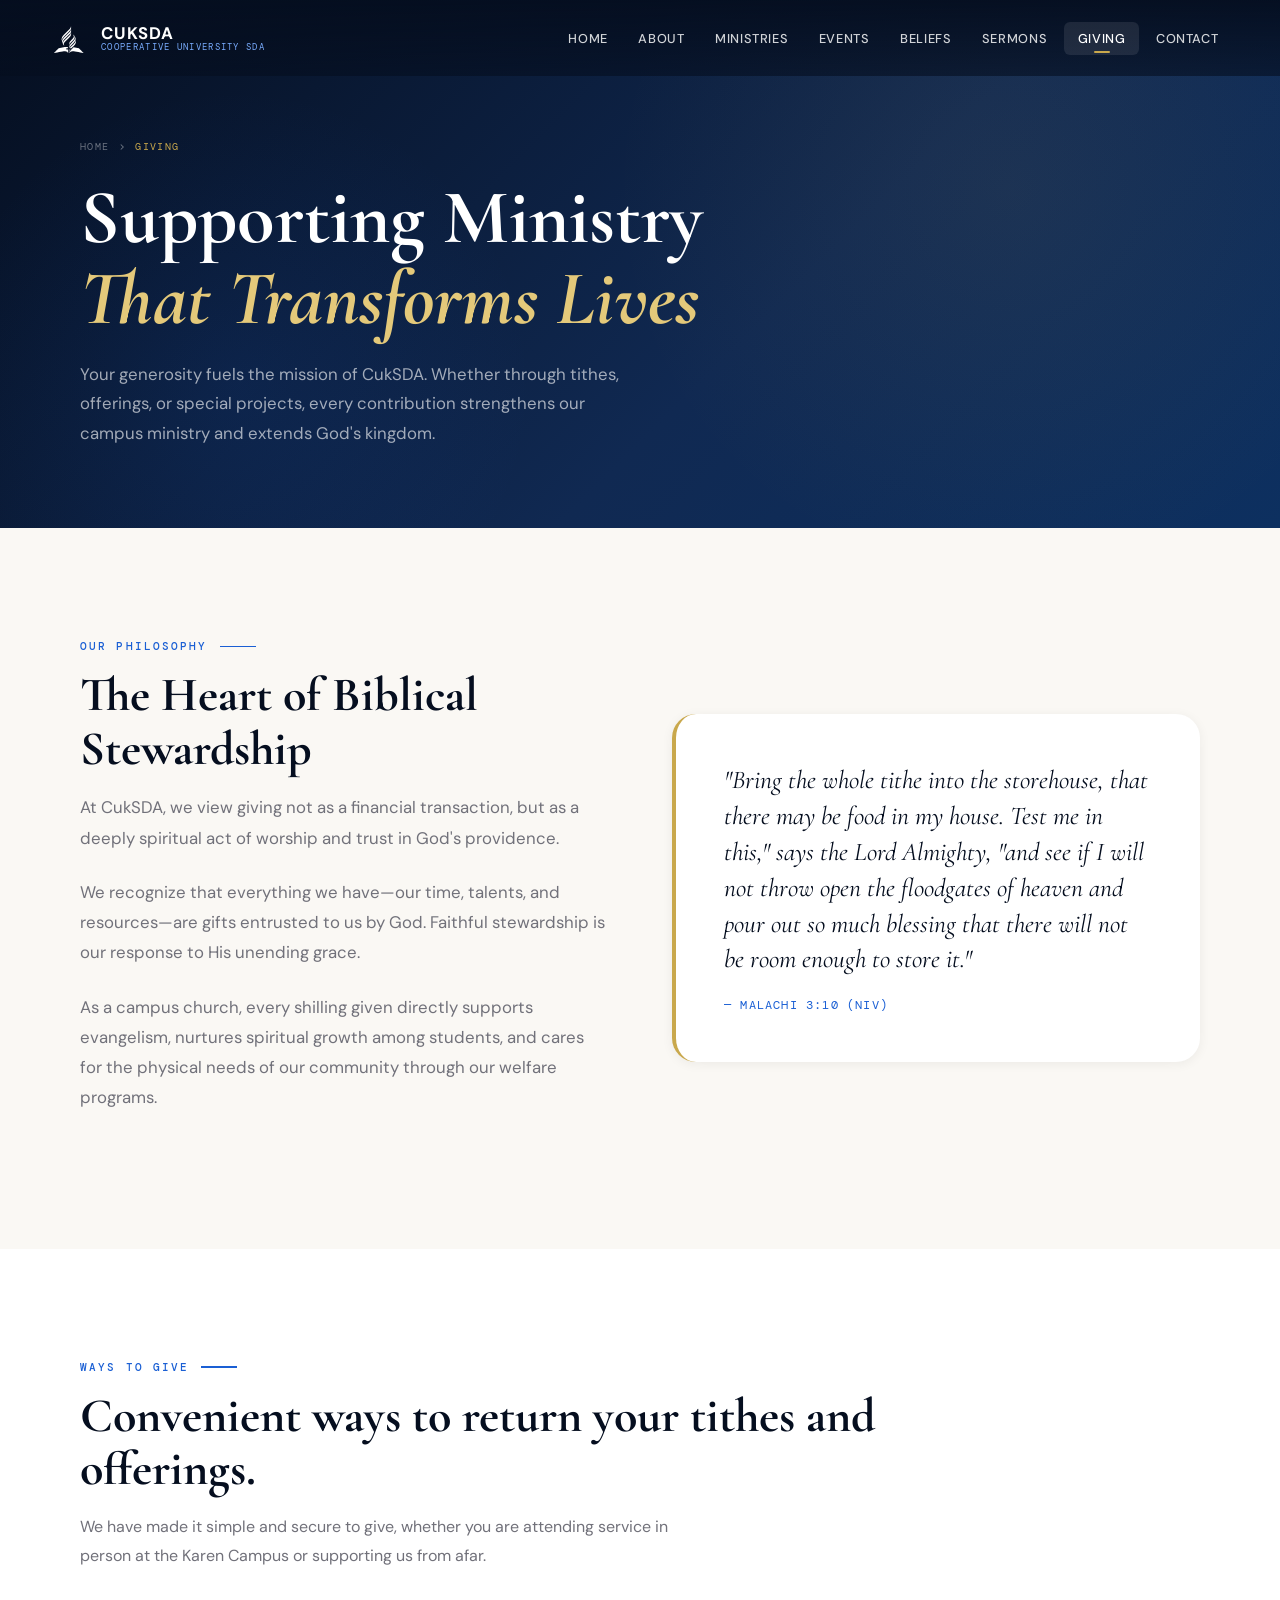
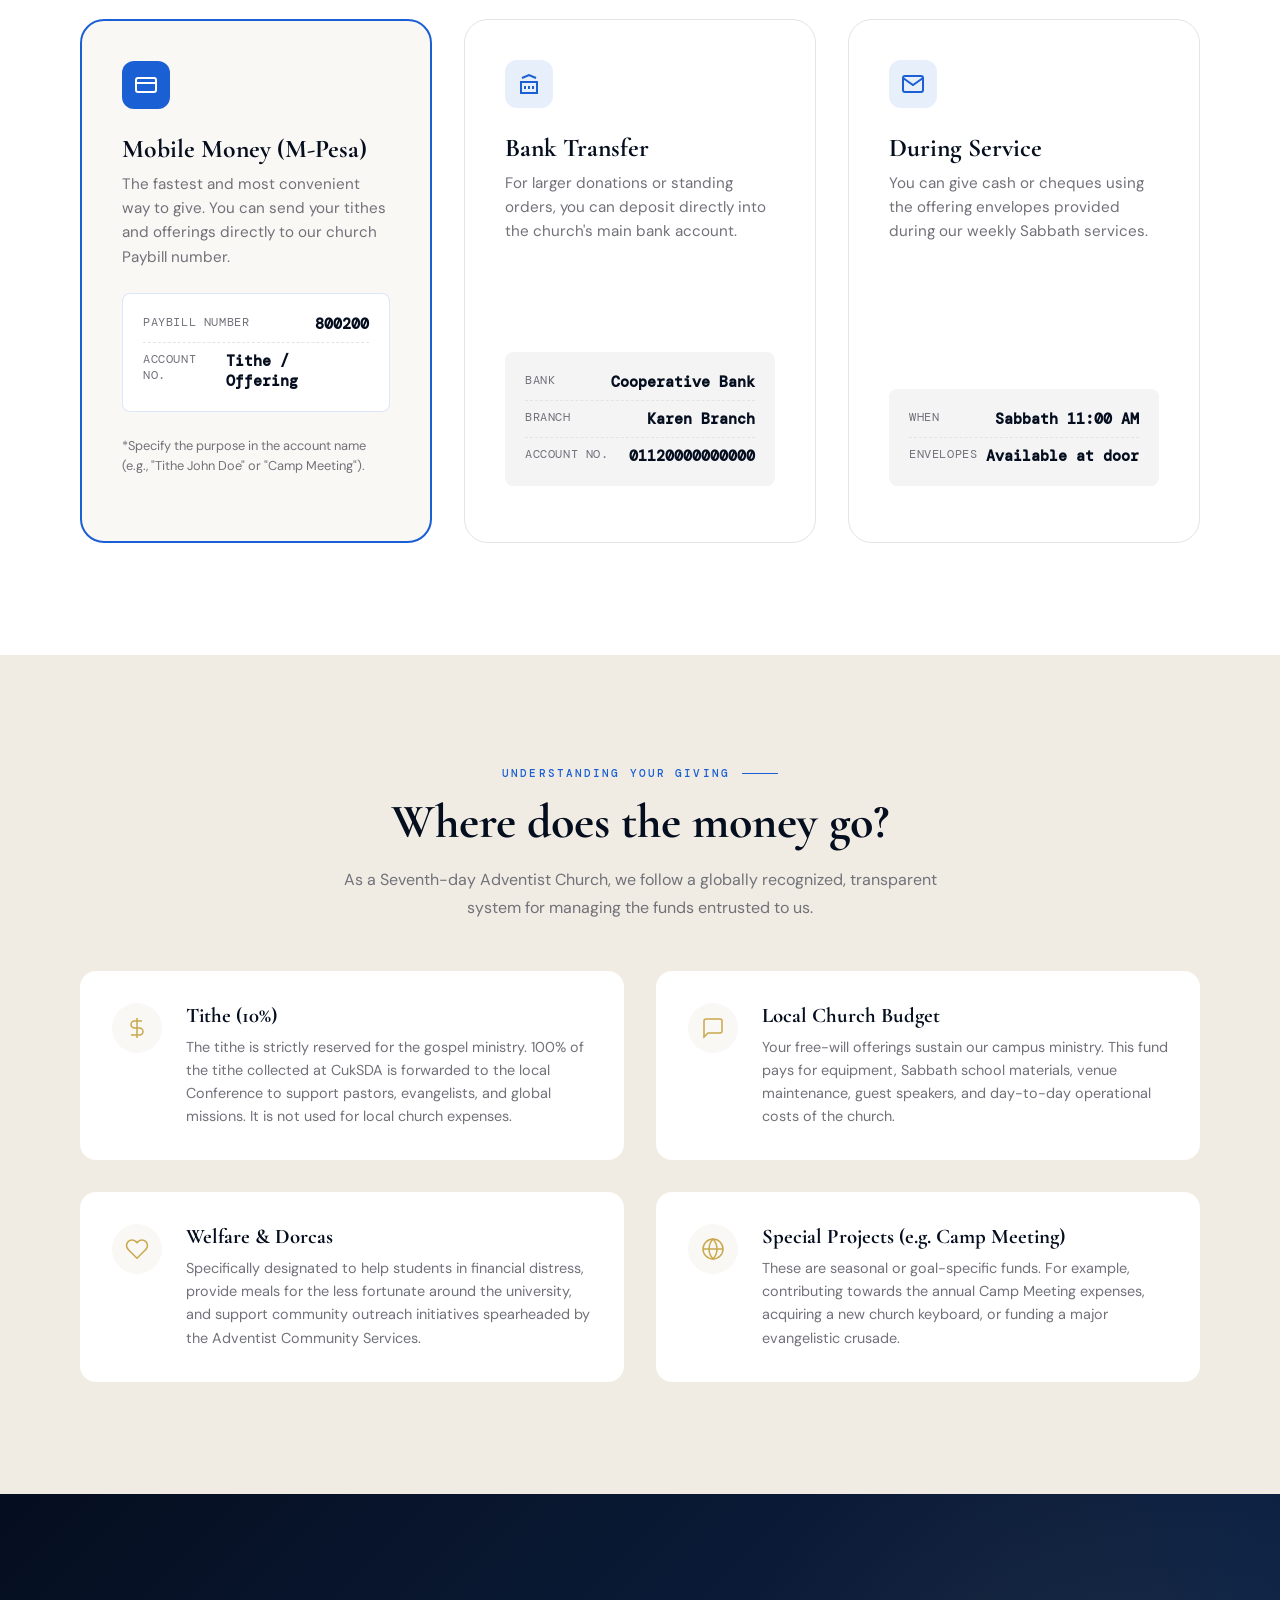
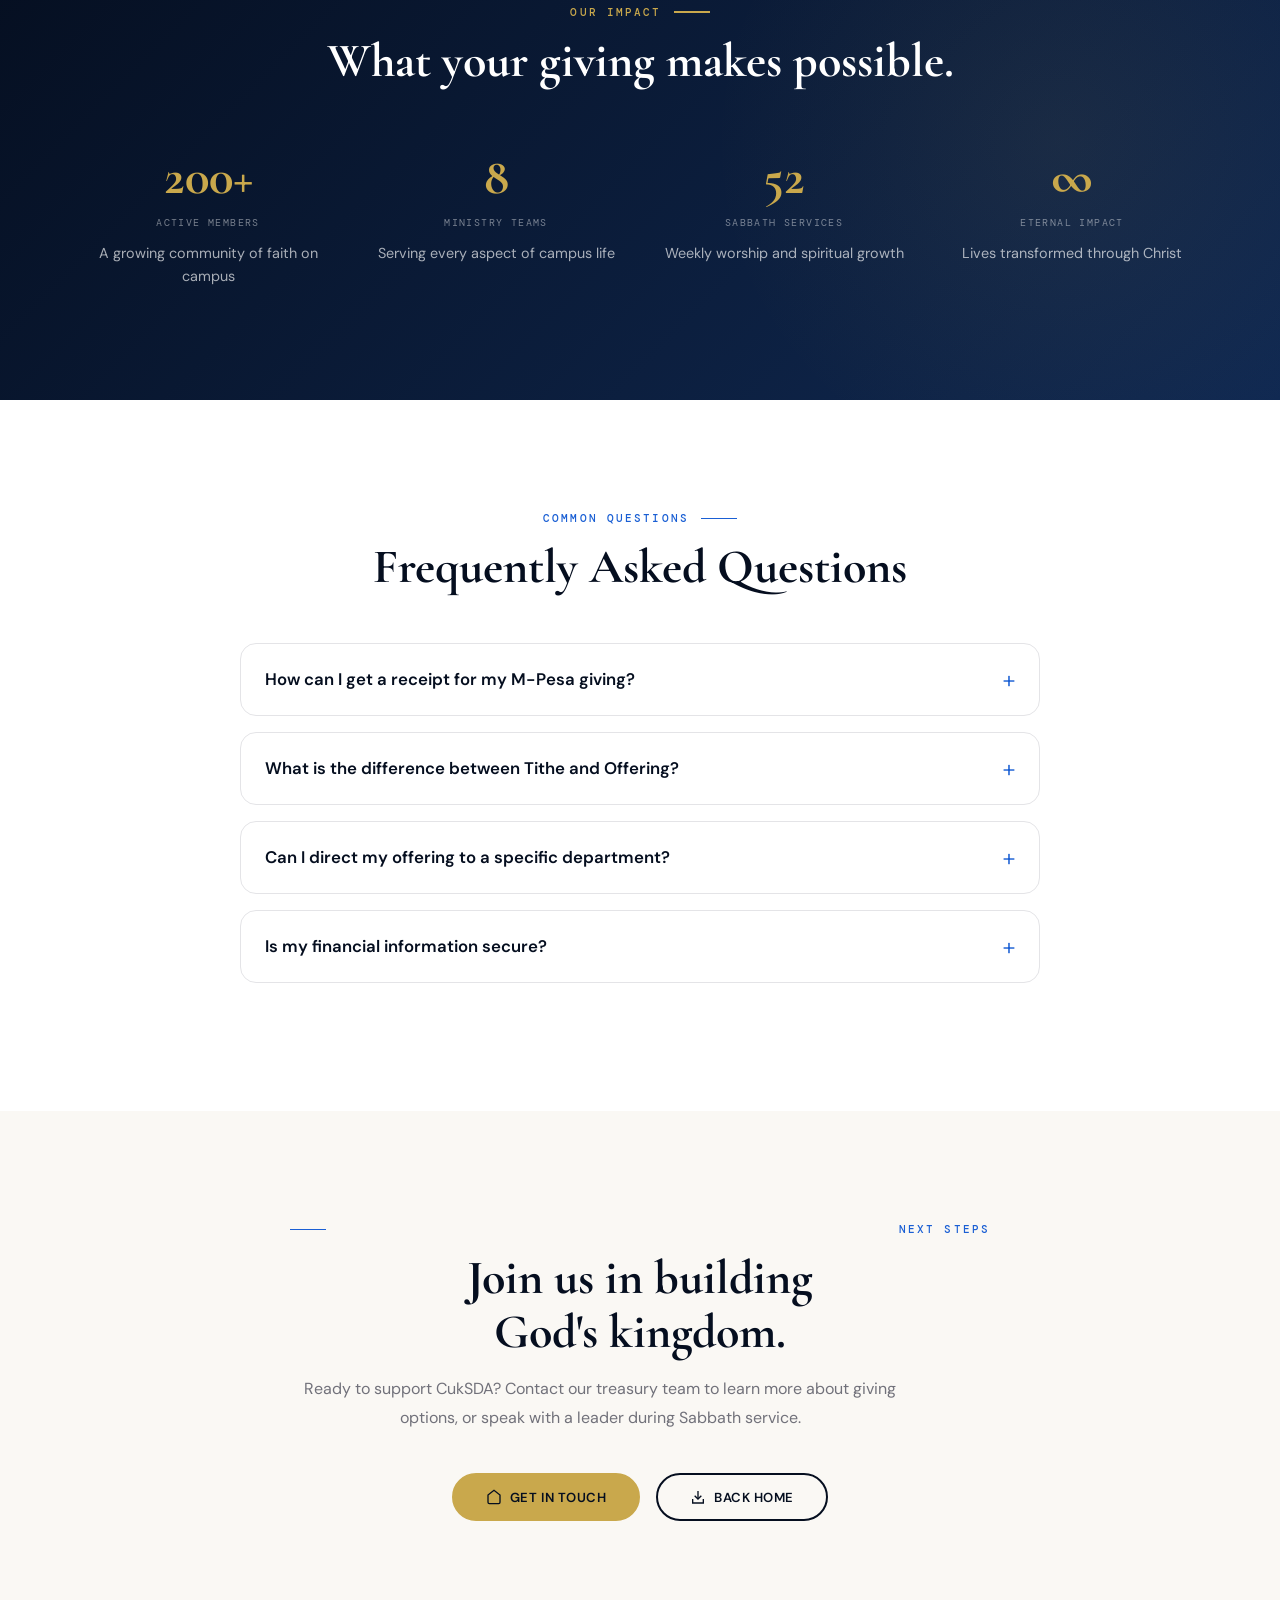
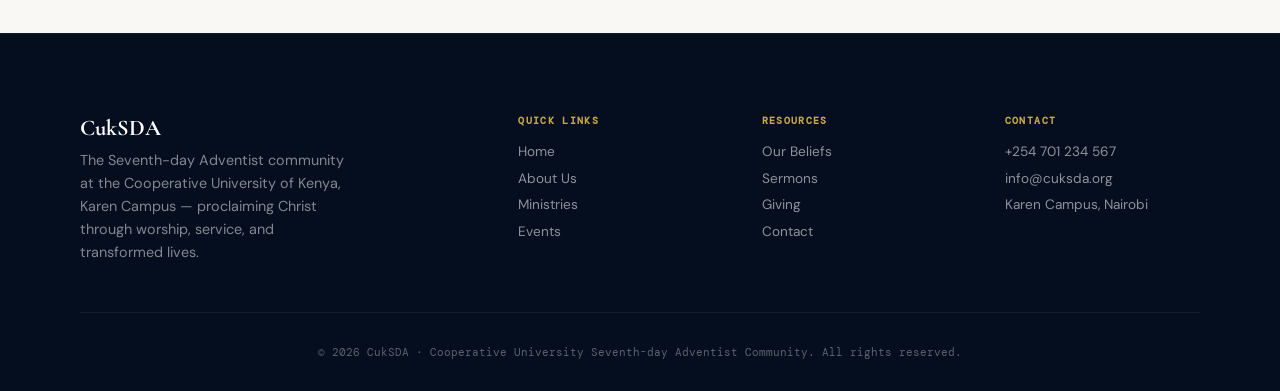
<file: giving.html>
<!DOCTYPE html>
<html lang="en">
<head>
  <meta charset="UTF-8">
  <meta name="viewport" content="width=device-width, initial-scale=1">
  <title>Giving & Support · CukSDA</title>
  <meta name="description" content="Support the ministry of CukSDA at Cooperative University of Kenya. Learn about giving opportunities, tithes, offerings, and how to invest in campus ministry.">
  <link rel="preconnect" href="https://fonts.googleapis.com">
  <link rel="preconnect" href="https://fonts.gstatic.com" crossorigin>
  <link href="https://fonts.googleapis.com/css2?family=Cormorant+Garamond:ital,wght@0,400;0,600;0,700;1,400;1,700&family=DM+Mono:wght@400;500&family=DM+Sans:wght@300;400;500;600;700&display=swap" rel="stylesheet">
  <style>
    *, *::before, *::after { box-sizing: border-box; margin: 0; padding: 0; }
    html { scroll-behavior: smooth; font-size: 16px; }
    body { font-family: 'DM Sans', sans-serif; color: #0f172a; background: #fff; overflow-x: hidden; -webkit-font-smoothing: antialiased; }
    img { max-width: 100%; display: block; }
    a { text-decoration: none; color: inherit; }

    :root {
      --navy: #050e1f;
      --navy-mid: #0a1e3d;
      --navy-soft: #102952;
      --blue: #1a5fd4;
      --blue-mid: #1448a0;
      --blue-light: #7aadff;
      --blue-pale: #dbeafe;
      --gold: #c9a84c;
      --gold-light: #e4c97a;
      --gold-dim: #7a5e1e;
      --cream: #faf8f4;
      --cream-dark: #f0ece3;
      --white: #ffffff;
      --gray-100: #f4f4f5;
      --gray-200: #e4e4e7;
      --gray-400: #a1a1aa;
      --gray-500: #71717a;
      --gray-700: #3f3f46;
      --text: #0f172a;
      --radius-sm: 8px;
      --radius-md: 16px;
      --radius-lg: 24px;
      --radius-xl: 40px;
      --shadow-sm: 0 2px 12px rgba(0,0,0,0.06);
      --shadow-md: 0 8px 32px rgba(0,0,0,0.10);
      --shadow-lg: 0 20px 60px rgba(0,0,0,0.15);
      --transition: all 0.3s cubic-bezier(0.4,0,0.2,1);
    }

    /* ── BUTTONS ── */
    .btn { display: inline-flex; align-items: center; gap: 0.5rem; font-family: 'DM Sans', sans-serif; font-weight: 600; font-size: 0.82rem; letter-spacing: 0.04em; text-transform: uppercase; padding: 0.85rem 2rem; border-radius: var(--radius-xl); border: 2px solid transparent; cursor: pointer; transition: var(--transition); }
    .btn svg { width: 16px; height: 16px; }
    .btn-gold { background: var(--gold); color: var(--navy); border-color: var(--gold); }
    .btn-gold:hover { background: var(--gold-light); transform: translateY(-1px); box-shadow: 0 8px 24px rgba(201,168,76,0.35); }
    .btn-outline { background: transparent; color: var(--white); border-color: rgba(255,255,255,0.45); }
    .btn-outline:hover { border-color: var(--white); background: rgba(255,255,255,0.1); }
    .btn-outline-dark { background: transparent; color: var(--navy); border-color: var(--navy); }
    .btn-outline-dark:hover { background: var(--navy); color: var(--white); }
    .btn-primary { background: var(--blue); color: var(--white); border-color: var(--blue); }
    .btn-primary:hover { background: var(--blue-mid); transform: translateY(-1px); box-shadow: 0 8px 24px rgba(26,95,212,0.35); }

    /* ── SECTION ATOMS ── */
    .section-tag { font-family: 'DM Mono', monospace; font-weight: 500; font-size: 0.66rem; letter-spacing: 0.2em; text-transform: uppercase; color: var(--blue); display: flex; align-items: center; gap: 0.75rem; margin-bottom: 1rem; }
    .section-tag::after { content: ''; width: 36px; height: 1.5px; background: currentColor; flex-shrink: 0; }
    .section-title { font-family: 'Cormorant Garamond', serif; font-weight: 700; font-size: clamp(2rem, 4vw, 3rem); line-height: 1.12; color: var(--navy); }
    .section-subtitle { color: var(--gray-500); font-size: 1rem; line-height: 1.8; max-width: 620px; margin-top: 1rem; }

    /* ── HEADER ── */
    header.site-header { position: fixed; top: 0; left: 0; right: 0; z-index: 200; height: 76px; display: flex; align-items: center; justify-content: space-between; padding: 0 3rem; background: linear-gradient(180deg,rgba(5,14,31,0.95) 0%,rgba(5,14,31,0.6) 100%); transition: background 0.4s, box-shadow 0.4s; }
    header.site-header.scrolled { background: rgba(5,14,31,0.97); box-shadow: 0 1px 0 rgba(255,255,255,0.06), 0 4px 24px rgba(0,0,0,0.4); backdrop-filter: blur(12px); }
    .logo-wrap { display: flex; align-items: center; gap: 0.7rem; }
    .logo-icon-adventist { width: 42px; height: 42px; flex-shrink: 0; }
    .logo-text { display: flex; flex-direction: column; line-height: 1.1; }
    .logo-text .church-name { font-family: 'DM Sans', sans-serif; font-weight: 700; font-size: 1.05rem; color: var(--white); letter-spacing: 0.04em; text-transform: uppercase; }
    .logo-text .church-sub { font-family: 'DM Mono', monospace; font-size: 0.58rem; color: var(--blue-light); letter-spacing: 0.14em; text-transform: uppercase; }
    nav.primary-nav { display: flex; align-items: center; gap: 0.2rem; }
    .nav-item { position: relative; }
    .nav-item > a, .nav-item > button { color: rgba(255,255,255,0.82); font-size: 0.8rem; font-weight: 500; letter-spacing: 0.05em; text-transform: uppercase; padding: 0.5rem 0.85rem; border-radius: 6px; transition: var(--transition); display: flex; align-items: center; gap: 0.3rem; background: none; border: none; cursor: pointer; font-family: inherit; }
    .nav-item > a:hover, .nav-item > a.active, .nav-item > button:hover { color: var(--white); background: rgba(255,255,255,0.09); }
    .nav-item > a.active::after { content: ''; position: absolute; bottom: 2px; left: 50%; transform: translateX(-50%); width: 16px; height: 2px; background: var(--gold); border-radius: 2px; }
    .menu-toggle { display: none; background: none; border: none; cursor: pointer; flex-direction: column; gap: 5px; padding: 8px; }
    .menu-toggle span { display: block; width: 22px; height: 2px; background: var(--white); border-radius: 2px; transition: var(--transition); }

    /* ══════════════════════════════════════
       PAGE HERO
    ══════════════════════════════════════ */
    .page-hero {
      position: relative; padding: 140px 5rem 80px;
      background: url('https://images.unsplash.com/photo-1454165804606-c3d57bc86b40?w=1600&q=90') center/cover no-repeat, linear-gradient(135deg, var(--navy) 0%, var(--navy-soft) 60%, #0d3060 100%);
      overflow: hidden;
    }
    .page-hero::before {
      content: ''; position: absolute; top: -40%; right: -10%; width: 800px; height: 800px;
      border-radius: 50%; background: radial-gradient(circle, rgba(201,168,76,0.07) 0%, transparent 70%);
      pointer-events: none;
    }
    .page-hero::after {
      content: ''; position: absolute; bottom: -30%; left: -5%; width: 600px; height: 600px;
      border-radius: 50%; background: radial-gradient(circle, rgba(26,95,212,0.1) 0%, transparent 70%);
      pointer-events: none;
    }
    .page-hero-inner { position: relative; z-index: 1; max-width: 1400px; margin: 0 auto; }
    .breadcrumb { display: flex; align-items: center; gap: 0.5rem; margin-bottom: 1.5rem; font-family: 'DM Mono', monospace; font-size: 0.6rem; letter-spacing: 0.14em; text-transform: uppercase; color: rgba(255,255,255,0.4); }
    .breadcrumb a { color: rgba(255,255,255,0.4); transition: color 0.2s; }
    .breadcrumb a:hover { color: var(--gold); }
    .breadcrumb svg { width: 10px; height: 10px; stroke: currentColor; fill: none; stroke-width: 2.5; }
    .page-hero h1 { font-family: 'Cormorant Garamond', serif; font-weight: 700; font-size: clamp(3rem, 6vw, 5rem); color: var(--white); line-height: 1.06; }
    .page-hero h1 em { font-style: italic; color: var(--gold-light); }
    .page-hero-desc { color: rgba(255,255,255,0.62); font-size: 1.05rem; line-height: 1.75; max-width: 560px; margin-top: 1.25rem; }

    /* ══════════════════════════════════════
       THEOLOGY / HEART OF GIVING
    ══════════════════════════════════════ */
    .philosophy-section { padding: 7rem 5rem; background: var(--cream); }
    .philosophy-inner { max-width: 1200px; margin: 0 auto; display: grid; grid-template-columns: 1fr 1fr; gap: 4rem; align-items: center; }
    .philosophy-text p { color: var(--gray-500); font-size: 1.05rem; line-height: 1.8; margin-bottom: 1.5rem; }
    .philosophy-quote { background: var(--white); padding: 3rem; border-radius: var(--radius-lg); border-left: 4px solid var(--gold); box-shadow: var(--shadow-sm); }
    .philosophy-quote blockquote { font-family: 'Cormorant Garamond', serif; font-size: 1.6rem; font-style: italic; color: var(--navy); line-height: 1.4; margin-bottom: 1rem; }
    .philosophy-quote cite { font-family: 'DM Mono', monospace; font-size: 0.75rem; font-style: normal; letter-spacing: 0.1em; color: var(--blue); text-transform: uppercase; }

    /* ══════════════════════════════════════
       PRACTICAL WAYS TO GIVE (M-PESA / BANK)
    ══════════════════════════════════════ */
    .practical-giving { padding: 7rem 5rem; background: var(--white); }
    .practical-inner { max-width: 1200px; margin: 0 auto; }
    .practical-grid { display: grid; grid-template-columns: repeat(3, 1fr); gap: 2rem; margin-top: 3rem; }
    
    .pay-card { background: var(--white); border: 1px solid var(--gray-200); border-radius: var(--radius-lg); padding: 2.5rem; transition: var(--transition); position: relative; display: flex; flex-direction: column; }
    .pay-card:hover { transform: translateY(-4px); box-shadow: var(--shadow-md); border-color: var(--blue-pale); }
    .pay-card.highlight { border: 2px solid var(--blue); background: var(--cream); }
    
    .pay-icon { width: 48px; height: 48px; border-radius: 12px; display: flex; align-items: center; justify-content: center; margin-bottom: 1.5rem; background: rgba(26,95,212,0.1); }
    .pay-icon svg { width: 24px; height: 24px; stroke: var(--blue); fill: none; stroke-width: 2; }
    .pay-card.highlight .pay-icon { background: var(--blue); }
    .pay-card.highlight .pay-icon svg { stroke: var(--white); }
    
    .pay-card h3 { font-family: 'Cormorant Garamond', serif; font-size: 1.6rem; color: var(--navy); margin-bottom: 0.5rem; }
    .pay-card p { color: var(--gray-500); font-size: 0.95rem; line-height: 1.6; margin-bottom: 1.5rem; flex-grow: 1; }
    
    .pay-details-box { background: var(--gray-100); border-radius: var(--radius-sm); padding: 1.25rem; font-family: 'DM Mono', monospace; font-size: 0.85rem; color: var(--navy); margin-bottom: 1rem; }
    .pay-card.highlight .pay-details-box { background: var(--white); border: 1px solid rgba(26,95,212,0.15); }
    .pay-row { display: flex; justify-content: space-between; margin-bottom: 0.5rem; padding-bottom: 0.5rem; border-bottom: 1px dashed var(--gray-200); }
    .pay-row:last-child { margin-bottom: 0; padding-bottom: 0; border-bottom: none; }
    .pay-label { color: var(--gray-500); font-size: 0.75rem; text-transform: uppercase; letter-spacing: 0.05em; }
    .pay-value { font-weight: 600; font-size: 0.95rem; }

    /* ══════════════════════════════════════
       FUNDS BREAKDOWN SECTION
    ══════════════════════════════════════ */
    .funds-section { padding: 7rem 5rem; background: var(--cream-dark); }
    .funds-inner { max-width: 1200px; margin: 0 auto; }
    .funds-grid { display: grid; grid-template-columns: repeat(2, 1fr); gap: 2rem; margin-top: 3rem; }
    .fund-item { background: var(--white); padding: 2rem; border-radius: var(--radius-md); display: flex; gap: 1.5rem; }
    .fund-icon { width: 50px; height: 50px; flex-shrink: 0; border-radius: 50%; background: var(--cream); display: flex; align-items: center; justify-content: center; color: var(--gold); }
    .fund-icon svg { width: 24px; height: 24px; stroke: currentColor; fill: none; stroke-width: 1.5; }
    .fund-content h4 { font-family: 'Cormorant Garamond', serif; font-size: 1.3rem; color: var(--navy); margin-bottom: 0.5rem; }
    .fund-content p { color: var(--gray-500); font-size: 0.9rem; line-height: 1.6; }

    /* ══════════════════════════════════════
       IMPACT SECTION
    ══════════════════════════════════════ */
    .impact-section { padding: 7rem 5rem; background: linear-gradient(135deg, var(--navy) 0%, var(--navy-soft) 100%); position: relative; overflow: hidden; }
    .impact-section::before { content: ''; position: absolute; top: -20%; right: -10%; width: 700px; height: 700px; border-radius: 50%; background: radial-gradient(circle, rgba(201,168,76,0.07) 0%, transparent 70%); pointer-events: none; }
    .impact-section .section-tag { color: var(--gold); }
    .impact-section .section-tag::after { background: var(--gold); }
    .impact-section .section-title { color: var(--white); }
    .impact-section .section-subtitle { color: rgba(255,255,255,0.55); }
    .impact-inner { max-width: 1200px; margin: 0 auto; position: relative; z-index: 1; text-align: center; }
    .impact-grid { display: grid; grid-template-columns: repeat(4, 1fr); gap: 2rem; margin-top: 4rem; }
    .impact-card { text-align: center; }
    .impact-number { font-family: 'Cormorant Garamond', serif; font-size: 3.2rem; font-weight: 700; color: var(--gold); line-height: 1; }
    .impact-label { font-family: 'DM Mono', monospace; font-size: 0.62rem; letter-spacing: 0.14em; text-transform: uppercase; color: rgba(255,255,255,0.45); margin-top: 0.8rem; }
    .impact-description { color: rgba(255,255,255,0.65); font-size: 0.9rem; margin-top: 0.8rem; line-height: 1.6; }

    /* ══════════════════════════════════════
       FAQ SECTION
    ══════════════════════════════════════ */
    .faq-section { padding: 7rem 5rem; background: var(--white); }
    .faq-inner { max-width: 800px; margin: 0 auto; }
    .faq-list { margin-top: 3rem; }
    details { background: var(--white); border: 1px solid var(--gray-200); border-radius: var(--radius-md); margin-bottom: 1rem; padding: 1.25rem 1.5rem; transition: var(--transition); }
    details:hover { border-color: var(--blue-pale); }
    summary { font-weight: 600; font-size: 1.05rem; cursor: pointer; list-style: none; display: flex; justify-content: space-between; align-items: center; color: var(--navy); }
    summary::-webkit-details-marker { display: none; }
    summary::after { content: '+'; font-size: 1.5rem; font-weight: 300; color: var(--blue); transition: transform 0.3s; }
    details[open] { border-color: var(--blue); box-shadow: var(--shadow-sm); }
    details[open] summary { margin-bottom: 1rem; color: var(--blue); }
    details[open] summary::after { transform: rotate(45deg); }
    .faq-answer { color: var(--gray-500); font-size: 0.95rem; line-height: 1.7; padding-right: 1rem; }

    /* ══════════════════════════════════════
       CTA SECTION
    ══════════════════════════════════════ */
    .cta-section { padding: 7rem 5rem; background: var(--cream); text-align: center; }
    .cta-content { max-width: 700px; margin: 0 auto; }
    .cta-section .section-tag { justify-content: center; }
    .cta-section .section-tag::after { order: -1; margin-right: auto; margin-left: 0; }
    .cta-section .section-title { margin-top: 1rem; }
    .cta-actions { display: flex; gap: 1rem; justify-content: center; margin-top: 2.5rem; flex-wrap: wrap; }

    /* ── FOOTER ── */
    footer.site-footer { background: var(--navy); color: rgba(255,255,255,0.65); padding: 5rem 5rem 2rem; border-top: 1px solid rgba(255,255,255,0.06); }
    .footer-content { display: grid; grid-template-columns: 2fr 1fr 1fr 1fr; gap: 3rem; margin-bottom: 3rem; max-width: 1400px; margin-left: auto; margin-right: auto; }
    .footer-brand h3 { font-family: 'Cormorant Garamond', serif; font-size: 1.4rem; color: var(--white); margin-bottom: 0.5rem; }
    .footer-brand p { color: rgba(255,255,255,0.5); font-size: 0.9rem; line-height: 1.6; max-width: 280px; }
    .footer-col h4 { font-family: 'DM Mono', monospace; font-size: 0.6rem; letter-spacing: 0.14em; text-transform: uppercase; color: var(--gold); margin-bottom: 1rem; }
    .footer-col a { display: block; color: rgba(255,255,255,0.55); font-size: 0.85rem; margin-bottom: 0.6rem; transition: color 0.2s; }
    .footer-col a:hover { color: var(--gold); }
    .footer-bottom { text-align: center; padding-top: 2rem; border-top: 1px solid rgba(255,255,255,0.06); font-family: 'DM Mono', monospace; font-size: 0.7rem; color: rgba(255,255,255,0.35); }

    /* ── RESPONSIVE ── */
    @media (max-width: 1024px) {
      .philosophy-inner { grid-template-columns: 1fr; gap: 3rem; }
      .practical-grid { grid-template-columns: 1fr 1fr; }
      .impact-grid { grid-template-columns: repeat(2, 1fr); }
      .page-hero { padding: 120px 3rem 4rem; }
    }
    @media (max-width: 768px) {
      header.site-header { padding: 0 1.5rem; }
      .menu-toggle { display: flex; z-index: 201; }
      
      /* Mobile Nav Fix */
      nav.primary-nav { position: fixed; top: 0; right: -100%; width: 80%; max-width: 300px; height: 100vh; background: var(--navy); flex-direction: column; justify-content: center; align-items: flex-start; padding: 2rem; transition: right 0.4s cubic-bezier(0.4,0,0.2,1); box-shadow: -10px 0 30px rgba(0,0,0,0.5); }
      nav.primary-nav.open { right: 0; }
      .nav-item { width: 100%; margin-bottom: 0.5rem; }
      .nav-item > a { font-size: 1.1rem; padding: 1rem; width: 100%; }
      .nav-item > a.active::after { left: 1rem; transform: none; bottom: 5px; }

      .page-hero { padding: 100px 1.5rem 3rem; }
      .philosophy-section, .practical-giving, .funds-section, .impact-section, .faq-section, .cta-section { padding: 4rem 1.5rem; }
      
      .practical-grid, .funds-grid { grid-template-columns: 1fr; }
      .impact-grid { grid-template-columns: 1fr; }
      .footer-content { grid-template-columns: 1fr; gap: 2rem; }
    }
  </style>
</head>
<body>

  <!-- ════════════════════ HEADER ════════════════════ -->
  <header class="site-header" id="site-header">
    <a class="logo-wrap" href="./index.html">
      <svg class="logo-icon-adventist" xmlns="http://www.w3.org/2000/svg" viewBox="0 0 210 210">
        <g fill="none" fill-rule="evenodd">
          <path fill="#FFFFFF" d="M106.924 171.313c0 .54.62.543.731 0 .824-3.998 2.075-6.663 4.03-9.25l-4.397.003c-.201 0-.364.162-.364.363v8.884zm31.611-55.503c.05 5.78-1.61 10.747-12.15 21.297l-8.336 8.338c-3.794 3.797-7.205 7.264-9.222 10.73h8.233l.974-.975 11.96-11.984c9.96-9.97 11.349-20.516 9.223-27.395-.181-.584-.687-.623-.682-.01zm-10.496 35.265l-9.99 10.008c-6.047 6.053-11.125 11.269-11.125 16.973l.006 1.588c0 .43.536.499.7.048 1.868-5.107 8.106-10.557 19.548-8.625 0 0 49.849 8.622 50.267 8.659.487.043.728-.437.414-.81-.189-.225-23.2-23.258-23.2-23.258l-26.62-4.583zm-36.062 10.988a.364.364 0 0 1-.364-.364v-5.163c0-.202.163-.364.364-.364l8.724.002c.201 0 .364-.163.364-.364-.023-4.637-3.515-7.788-17.508-5.35l-30.215 5.198s-23.012 23.033-23.2 23.258c-.315.373-.074.853.413.81.42-.037 50.267-8.66 50.267-8.66 11.443-1.931 17.681 3.52 19.548 8.626.164.45.701.383.701-.048l.001-17.218c0-.2-.163-.363-.364-.363h-8.731zm-13.928-72.16c-9.96 9.969-11.349 20.516-9.222 27.395.18.584.686.623.68.01-.05-5.78 1.612-10.746 12.151-21.296l22.721-22.735c6.047-6.054 11.125-11.27 11.125-16.973v-8.897c0-.542-.62-.544-.732 0-1.494 7.26-4.395 10.125-10.378 16.113L78.05 89.902zm37.477-26.933c0-.54-.62-.543-.732 0-1.494 7.261-4.388 10.17-10.37 16.16L80.56 102.993c-11.58 11.592-13.584 22.81-7.694 30.02.393.481.815.192.56-.388-3.895-8.819 5.443-18.17 9.889-22.62L104.401 88.9c6.047-6.053 11.125-11.269 11.125-16.973V62.97zm-34.311 55.008c-11.581 11.592-6.256 22.787.5 25.87.592.27.828-.211.374-.603-5.416-4.699-3.772-12.6 3.04-19.418l19.248-19.267c6.047-6.053 11.124-11.268 11.124-16.972v-8.896c0-.54-.62-.543-.73 0-1.495 7.259-4.39 10.112-10.373 16.1l-23.183 23.186zm25.688 37.771c0 .541.62.543.73 0 1.496-7.259 4.39-10.17 10.372-16.158l9.479-9.468c11.58-11.59 13.583-22.809 7.693-30.018-.393-.481-.815-.193-.558.387 3.893 8.819-5.444 18.169-9.89 22.62l-6.701 6.709c-6.048 6.052-11.125 11.267-11.125 16.971v8.957zm11.128-31.822c-5.983 5.988-8.879 8.841-10.373 16.101-.112.544-.731.542-.731 0v-8.896c0-5.703 5.077-10.92 11.125-16.972l4.862-4.868c6.813-6.82 8.457-14.719 3.04-19.418-.453-.392-.217-.874.376-.603 6.755 3.082 12.08 14.277.498 25.87l-8.797 8.786z"/>
        </g>
      </svg>
      <div class="logo-text">
        <span class="church-name">CukSDA</span>
        <span class="church-sub">Cooperative University SDA</span>
      </div>
    </a>

    <nav class="primary-nav" id="primary-nav">
      <div class="nav-item"><a href="./index.html">Home</a></div>
      <div class="nav-item"><a href="./about.html">About</a></div>
      <div class="nav-item"><a href="./ministries.html">Ministries</a></div>
      <div class="nav-item"><a href="./events.html">Events</a></div>
      <div class="nav-item"><a href="./beliefs.html">Beliefs</a></div>
      <div class="nav-item"><a href="./sermons.html">Sermons</a></div>
      <div class="nav-item"><a href="./giving.html" class="active">Giving</a></div>
      <div class="nav-item"><a href="./contact.html">Contact</a></div>
    </nav>

    <button class="menu-toggle" id="menu-toggle" aria-label="Menu"><span></span><span></span><span></span></button>
  </header>

  <main>

    <!-- ════════════════════ PAGE HERO ════════════════════ -->
    <section class="page-hero">
      <div class="page-hero-inner">
        <div class="breadcrumb">
          <a href="./index.html">Home</a>
          <svg viewBox="0 0 24 24"><polyline points="9 18 15 12 9 6"/></svg>
          <span style="color:var(--gold)">Giving</span>
        </div>
        <h1>Supporting Ministry<br><em>That Transforms Lives</em></h1>
        <p class="page-hero-desc">Your generosity fuels the mission of CukSDA. Whether through tithes, offerings, or special projects, every contribution strengthens our campus ministry and extends God's kingdom.</p>
      </div>
    </section>

    <!-- ════════════════════ HEART OF GIVING (NEW) ════════════════════ -->
    <section class="philosophy-section">
      <div class="philosophy-inner">
        <div class="philosophy-text">
          <span class="section-tag">Our Philosophy</span>
          <h2 class="section-title">The Heart of Biblical Stewardship</h2>
          <p class="section-subtitle">At CukSDA, we view giving not as a financial transaction, but as a deeply spiritual act of worship and trust in God's providence.</p>
          <p>We recognize that everything we have—our time, talents, and resources—are gifts entrusted to us by God. Faithful stewardship is our response to His unending grace.</p>
          <p>As a campus church, every shilling given directly supports evangelism, nurtures spiritual growth among students, and cares for the physical needs of our community through our welfare programs.</p>
        </div>
        <div class="philosophy-quote">
          <blockquote>"Bring the whole tithe into the storehouse, that there may be food in my house. Test me in this," says the Lord Almighty, "and see if I will not throw open the floodgates of heaven and pour out so much blessing that there will not be room enough to store it."</blockquote>
          <cite>— Malachi 3:10 (NIV)</cite>
        </div>
      </div>
    </section>

    <!-- ════════════════════ PRACTICAL GIVING METHODS (EXPANDED) ════════════════════ -->
    <section class="practical-giving">
      <div class="practical-inner">
        <div class="giving-intro" style="max-width: 800px;">
          <span class="section-tag">Ways to Give</span>
          <h2 class="section-title">Convenient ways to return your tithes and offerings.</h2>
          <p class="section-subtitle">We have made it simple and secure to give, whether you are attending service in person at the Karen Campus or supporting us from afar.</p>
        </div>

        <div class="practical-grid">
          <!-- M-Pesa Card -->
          <div class="pay-card highlight">
            <div class="pay-icon">
              <svg viewBox="0 0 24 24"><rect x="2" y="5" width="20" height="14" rx="2" ry="2"/><line x1="2" y1="10" x2="22" y2="10"/></svg>
            </div>
            <h3>Mobile Money (M-Pesa)</h3>
            <p>The fastest and most convenient way to give. You can send your tithes and offerings directly to our church Paybill number.</p>
            
            <div class="pay-details-box">
              <div class="pay-row">
                <span class="pay-label">Paybill Number</span>
                <span class="pay-value">800200</span>
              </div>
              <div class="pay-row">
                <span class="pay-label">Account No.</span>
                <span class="pay-value">Tithe / Offering</span>
              </div>
            </div>
            <p style="font-size: 0.8rem; margin-top: 0.5rem;">*Specify the purpose in the account name (e.g., "Tithe John Doe" or "Camp Meeting").</p>
          </div>

          <!-- Bank Transfer Card -->
          <div class="pay-card">
            <div class="pay-icon">
              <svg viewBox="0 0 24 24"><path d="M3 21h18M3 10h18M5 6l7-3 7 3M4 10v11m16-11v11M8 14v3m4-3v3m4-3v3"/></svg>
            </div>
            <h3>Bank Transfer</h3>
            <p>For larger donations or standing orders, you can deposit directly into the church's main bank account.</p>
            
            <div class="pay-details-box">
              <div class="pay-row">
                <span class="pay-label">Bank</span>
                <span class="pay-value">Cooperative Bank</span>
              </div>
              <div class="pay-row">
                <span class="pay-label">Branch</span>
                <span class="pay-value">Karen Branch</span>
              </div>
              <div class="pay-row">
                <span class="pay-label">Account No.</span>
                <span class="pay-value">01120000000000</span>
              </div>
            </div>
          </div>

          <!-- In Person Card -->
          <div class="pay-card">
            <div class="pay-icon">
              <svg viewBox="0 0 24 24"><path d="M4 4h16c1.1 0 2 .9 2 2v12c0 1.1-.9 2-2 2H4c-1.1 0-2-.9-2-2V6c0-1.1.9-2 2-2z"/><polyline points="22,6 12,13 2,6"/></svg>
            </div>
            <h3>During Service</h3>
            <p>You can give cash or cheques using the offering envelopes provided during our weekly Sabbath services.</p>
            
            <div class="pay-details-box">
              <div class="pay-row">
                <span class="pay-label">When</span>
                <span class="pay-value">Sabbath 11:00 AM</span>
              </div>
              <div class="pay-row">
                <span class="pay-label">Envelopes</span>
                <span class="pay-value">Available at door</span>
              </div>
            </div>
          </div>
        </div>
      </div>
    </section>

    <!-- ════════════════════ UNDERSTANDING FUNDS (NEW) ════════════════════ -->
    <section class="funds-section">
      <div class="funds-inner">
        <div style="text-align: center; max-width: 700px; margin: 0 auto;">
          <span class="section-tag" style="justify-content: center;">Understanding Your Giving</span>
          <h2 class="section-title">Where does the money go?</h2>
          <p class="section-subtitle" style="margin: 1rem auto 0;">As a Seventh-day Adventist Church, we follow a globally recognized, transparent system for managing the funds entrusted to us.</p>
        </div>

        <div class="funds-grid">
          <div class="fund-item">
            <div class="fund-icon">
              <svg viewBox="0 0 24 24"><path d="M12 2v20M17 5H9.5a3.5 3.5 0 0 0 0 7h5a3.5 3.5 0 0 1 0 7H6"/></svg>
            </div>
            <div class="fund-content">
              <h4>Tithe (10%)</h4>
              <p>The tithe is strictly reserved for the gospel ministry. 100% of the tithe collected at CukSDA is forwarded to the local Conference to support pastors, evangelists, and global missions. It is not used for local church expenses.</p>
            </div>
          </div>

          <div class="fund-item">
            <div class="fund-icon">
              <svg viewBox="0 0 24 24"><path d="M21 15a2 2 0 0 1-2 2H7l-4 4V5a2 2 0 0 1 2-2h14a2 2 0 0 1 2 2z"/></svg>
            </div>
            <div class="fund-content">
              <h4>Local Church Budget</h4>
              <p>Your free-will offerings sustain our campus ministry. This fund pays for equipment, Sabbath school materials, venue maintenance, guest speakers, and day-to-day operational costs of the church.</p>
            </div>
          </div>

          <div class="fund-item">
            <div class="fund-icon">
              <svg viewBox="0 0 24 24"><path d="M20.84 4.61a5.5 5.5 0 0 0-7.78 0L12 5.67l-1.06-1.06a5.5 5.5 0 0 0-7.78 7.78l1.06 1.06L12 21.23l7.78-7.78 1.06-1.06a5.5 5.5 0 0 0 0-7.78z"/></svg>
            </div>
            <div class="fund-content">
              <h4>Welfare & Dorcas</h4>
              <p>Specifically designated to help students in financial distress, provide meals for the less fortunate around the university, and support community outreach initiatives spearheaded by the Adventist Community Services.</p>
            </div>
          </div>

          <div class="fund-item">
            <div class="fund-icon">
              <svg viewBox="0 0 24 24"><circle cx="12" cy="12" r="10"/><line x1="2" y1="12" x2="22" y2="12"/><path d="M12 2a15.3 15.3 0 0 1 4 10 15.3 15.3 0 0 1-4 10 15.3 15.3 0 0 1-4-10 15.3 15.3 0 0 1 4-10z"/></svg>
            </div>
            <div class="fund-content">
              <h4>Special Projects (e.g. Camp Meeting)</h4>
              <p>These are seasonal or goal-specific funds. For example, contributing towards the annual Camp Meeting expenses, acquiring a new church keyboard, or funding a major evangelistic crusade.</p>
            </div>
          </div>
        </div>
      </div>
    </section>

    <!-- ════════════════════ IMPACT (KEPT & REFINED) ════════════════════ -->
    <section class="impact-section">
      <div class="impact-inner">
        <span class="section-tag" style="justify-content: center;">Our Impact</span>
        <h2 class="section-title">What your giving makes possible.</h2>
        
        <div class="impact-grid">
          <div class="impact-card">
            <div class="impact-number">200+</div>
            <div class="impact-label">Active Members</div>
            <div class="impact-description">A growing community of faith on campus</div>
          </div>
          <div class="impact-card">
            <div class="impact-number">8</div>
            <div class="impact-label">Ministry Teams</div>
            <div class="impact-description">Serving every aspect of campus life</div>
          </div>
          <div class="impact-card">
            <div class="impact-number">52</div>
            <div class="impact-label">Sabbath Services</div>
            <div class="impact-description">Weekly worship and spiritual growth</div>
          </div>
          <div class="impact-card">
            <div class="impact-number">∞</div>
            <div class="impact-label">Eternal Impact</div>
            <div class="impact-description">Lives transformed through Christ</div>
          </div>
        </div>
      </div>
    </section>

    <!-- ════════════════════ FAQ SECTION (NEW) ════════════════════ -->
    <section class="faq-section">
      <div class="faq-inner">
        <div style="text-align: center; margin-bottom: 3rem;">
          <span class="section-tag" style="justify-content: center;">Common Questions</span>
          <h2 class="section-title">Frequently Asked Questions</h2>
        </div>

        <div class="faq-list">
          <details>
            <summary>How can I get a receipt for my M-Pesa giving?</summary>
            <div class="faq-answer">
              <p>If you give via M-Pesa, the church treasury receives an automatic notification. To ensure you get an official church receipt, please present your M-Pesa confirmation message to the treasury desk immediately after the Sabbath service.</p>
            </div>
          </details>

          <details>
            <summary>What is the difference between Tithe and Offering?</summary>
            <div class="faq-answer">
              <p>The tithe is a specific, biblical mandate to return 10% of our income to God, which is used exclusively to support the global pastoral ministry. Offerings are free-will gifts given above and beyond the tithe, and they are used to support local church operations, departments, and community outreach.</p>
            </div>
          </details>

          <details>
            <summary>Can I direct my offering to a specific department?</summary>
            <div class="faq-answer">
              <p>Yes. If you are using a physical envelope, simply write the amount next to the specific department (e.g., Youth, Choir, Welfare). If giving via M-Pesa, please use the Account Name section to specify (e.g., "Offering - Choir"). If unspecified, it goes to the general Combined Church Budget.</p>
            </div>
          </details>

          <details>
            <summary>Is my financial information secure?</summary>
            <div class="faq-answer">
              <p>Absolutely. We uphold strict confidentiality regarding all personal giving records. Only the treasury department handles your financial records, and they do so with the highest level of integrity and privacy in accordance with church policy.</p>
            </div>
          </details>
        </div>
      </div>
    </section>

    <!-- ════════════════════ CTA ════════════════════ -->
    <section class="cta-section">
      <div class="cta-content">
        <span class="section-tag">Next Steps</span>
        <h2 class="section-title">Join us in building<br>God's kingdom.</h2>
        <p class="section-subtitle">Ready to support CukSDA? Contact our treasury team to learn more about giving options, or speak with a leader during Sabbath service.</p>
        <div class="cta-actions">
          <a href="./contact.html" class="btn btn-gold">
            <svg viewBox="0 0 24 24" fill="none" stroke="currentColor" stroke-width="2"><path d="M3 9l9-7 9 7v11a2 2 0 01-2 2H5a2 2 0 01-2-2z"/></svg>
            Get in Touch
          </a>
          <a href="./index.html" class="btn btn-outline-dark">
            <svg viewBox="0 0 24 24" fill="none" stroke="currentColor" stroke-width="2"><polyline points="20 15 20 21 4 21 4 15"/><polyline points="7 10 12 15 17 10"/><line x1="12" y1="15" x2="12" y2="3"/></svg>
            Back Home
          </a>
        </div>
      </div>
    </section>

  </main>

  <!-- ════════════════════ FOOTER ════════════════════ -->
  <footer class="site-footer">
    <div class="footer-content">
      <div class="footer-brand">
        <h3>CukSDA</h3>
        <p>The Seventh-day Adventist community at the Cooperative University of Kenya, Karen Campus — proclaiming Christ through worship, service, and transformed lives.</p>
      </div>
      <div class="footer-col">
        <h4>Quick Links</h4>
        <a href="./index.html">Home</a>
        <a href="./about.html">About Us</a>
        <a href="./ministries.html">Ministries</a>
        <a href="./events.html">Events</a>
      </div>
      <div class="footer-col">
        <h4>Resources</h4>
        <a href="./beliefs.html">Our Beliefs</a>
        <a href="./sermons.html">Sermons</a>
        <a href="./giving.html">Giving</a>
        <a href="./contact.html">Contact</a>
      </div>
      <div class="footer-col">
        <h4>Contact</h4>
        <a href="tel:+254701234567">+254 701 234 567</a>
        <a href="mailto:info@cuksda.org">info@cuksda.org</a>
        <a href="https://maps.google.com" target="_blank">Karen Campus, Nairobi</a>
      </div>
    </div>
    <div class="footer-bottom">
      <p>&copy; 2026 CukSDA · Cooperative University Seventh-day Adventist Community. All rights reserved.</p>
    </div>
  </footer>

  <script>
    // Header scroll effect
    const header = document.getElementById('site-header');
    window.addEventListener('scroll', () => {
      if (window.scrollY > 50) {
        header.classList.add('scrolled');
      } else {
        header.classList.remove('scrolled');
      }
    });

    // Mobile menu toggle
    const menuToggle = document.getElementById('menu-toggle');
    const primaryNav = document.getElementById('primary-nav');
    menuToggle?.addEventListener('click', () => {
      primaryNav.classList.toggle('open');
      
      // Animate hamburger to X
      const spans = menuToggle.querySelectorAll('span');
      if (primaryNav.classList.contains('open')) {
        spans[0].style.transform = 'rotate(45deg) translate(5px, 5px)';
        spans[1].style.opacity = '0';
        spans[2].style.transform = 'rotate(-45deg) translate(5px, -5px)';
      } else {
        spans[0].style.transform = 'none';
        spans[1].style.opacity = '1';
        spans[2].style.transform = 'none';
      }
    });
  </script>
</body>
</html>
</file>
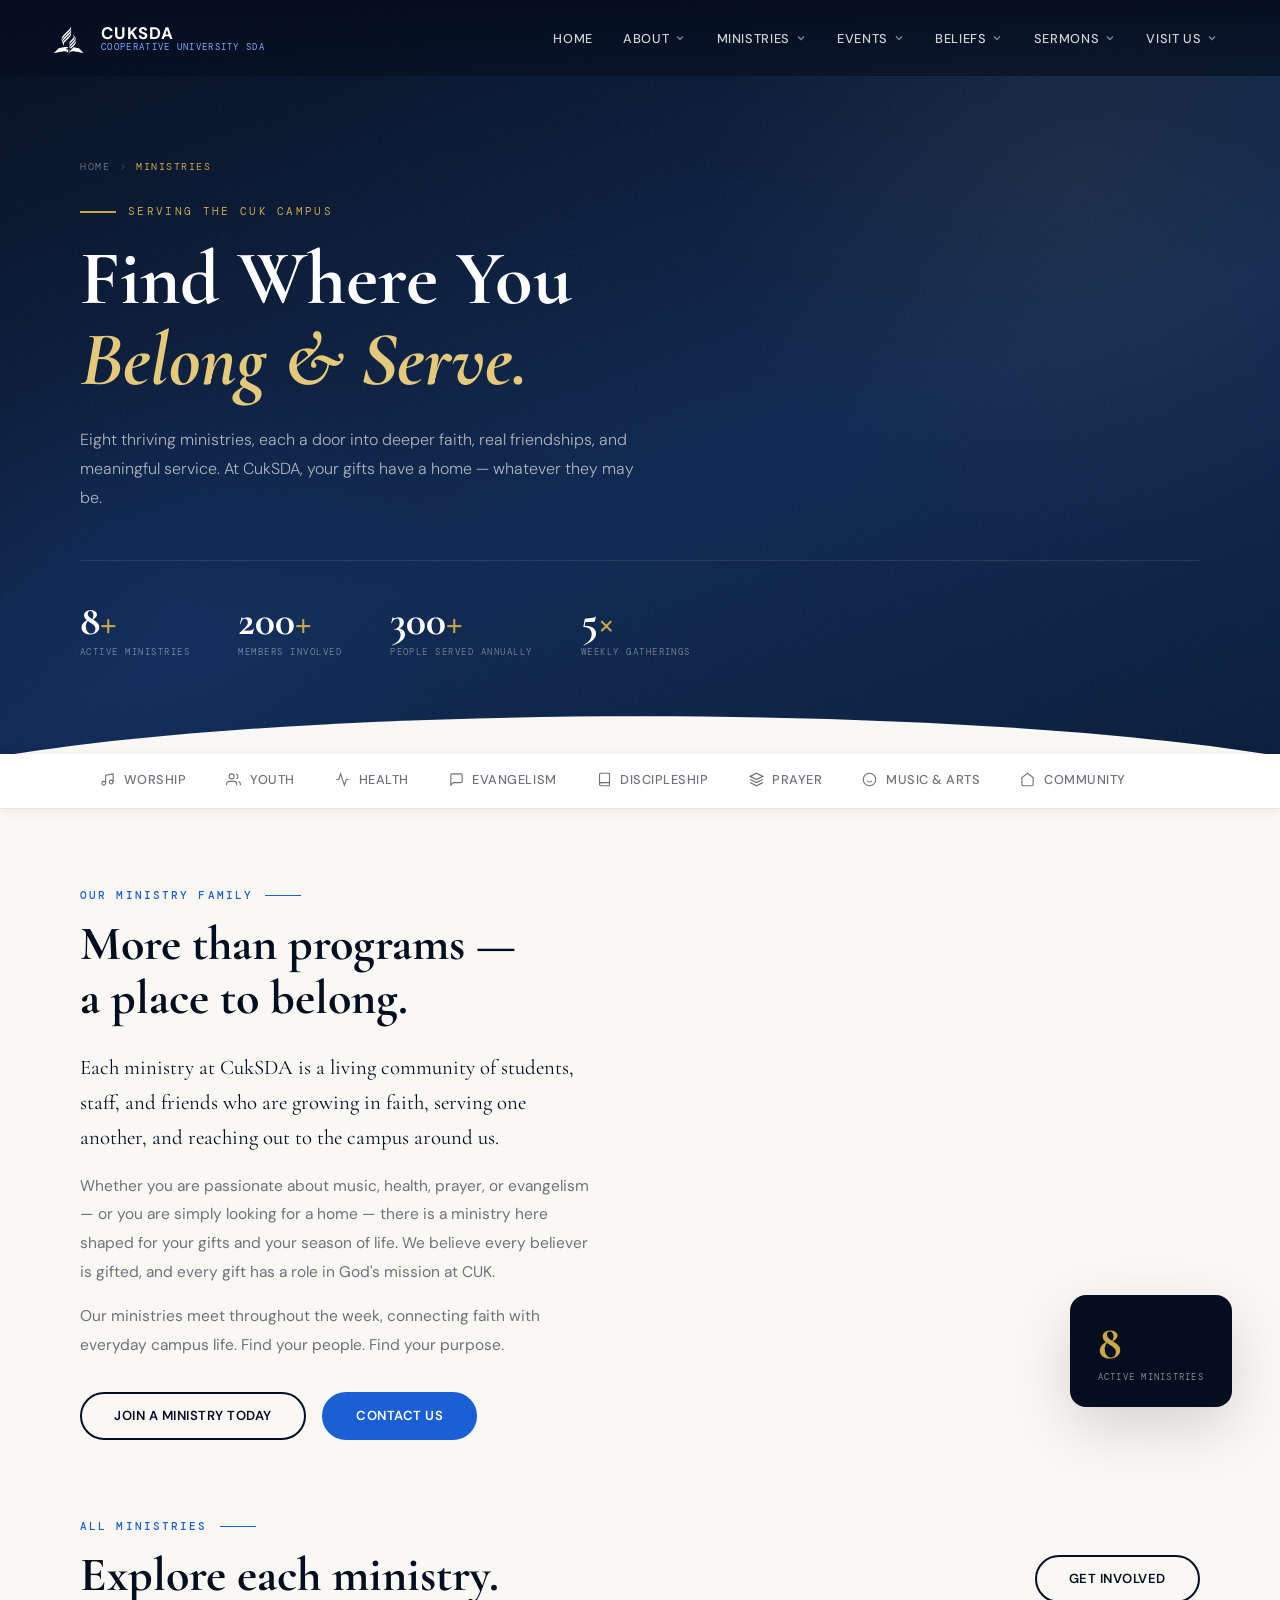
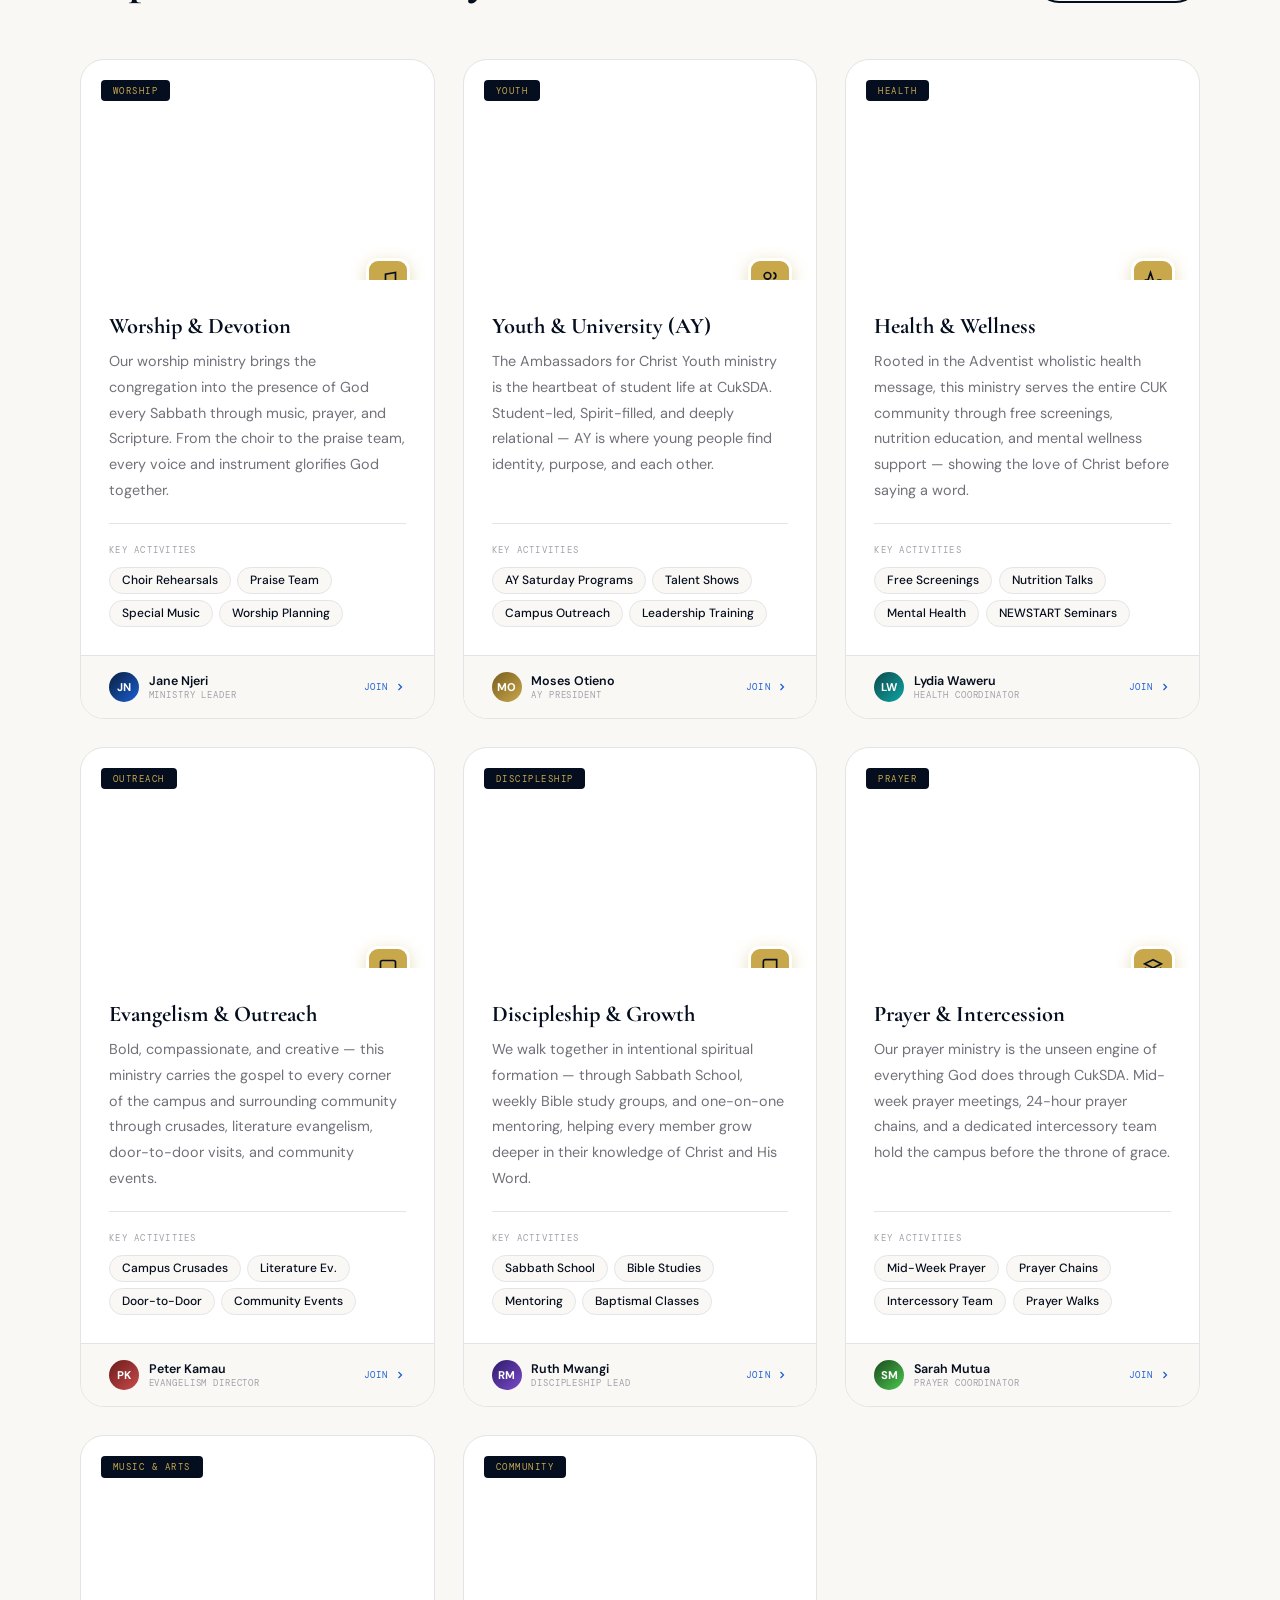
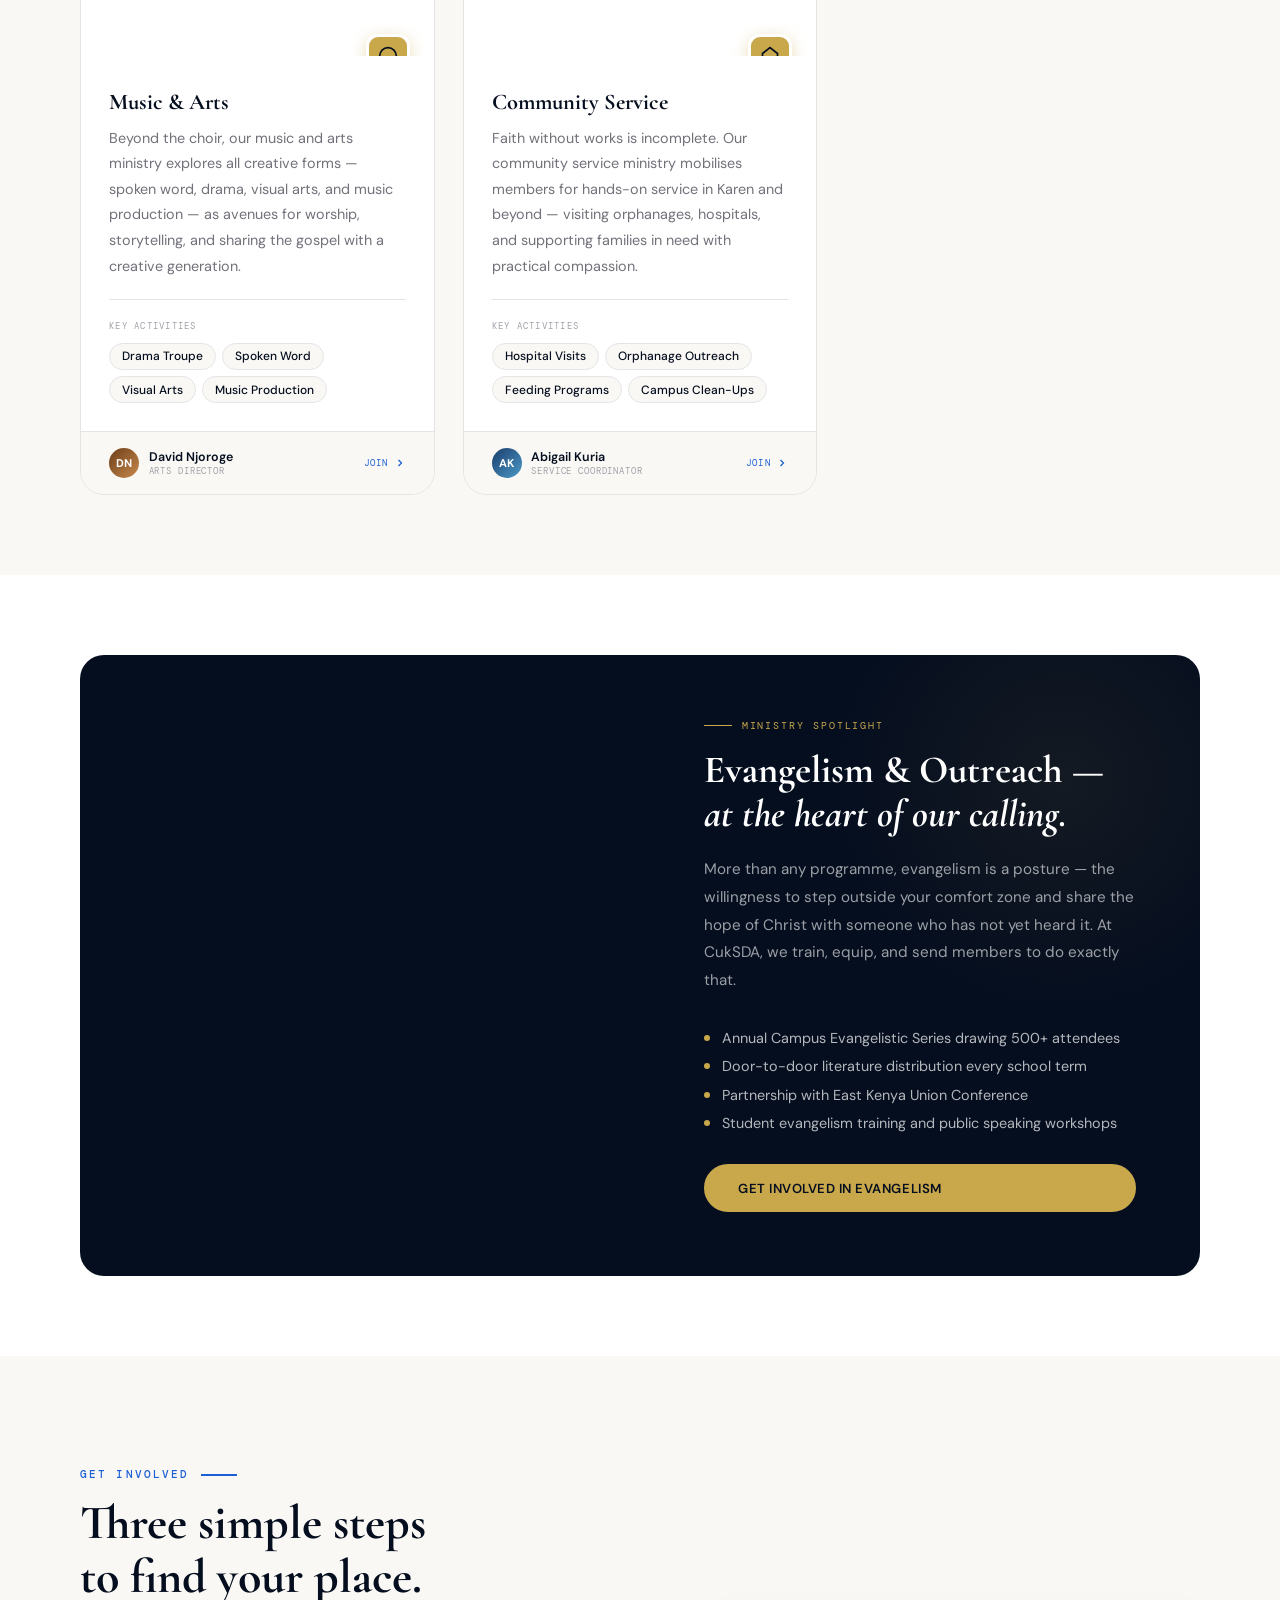
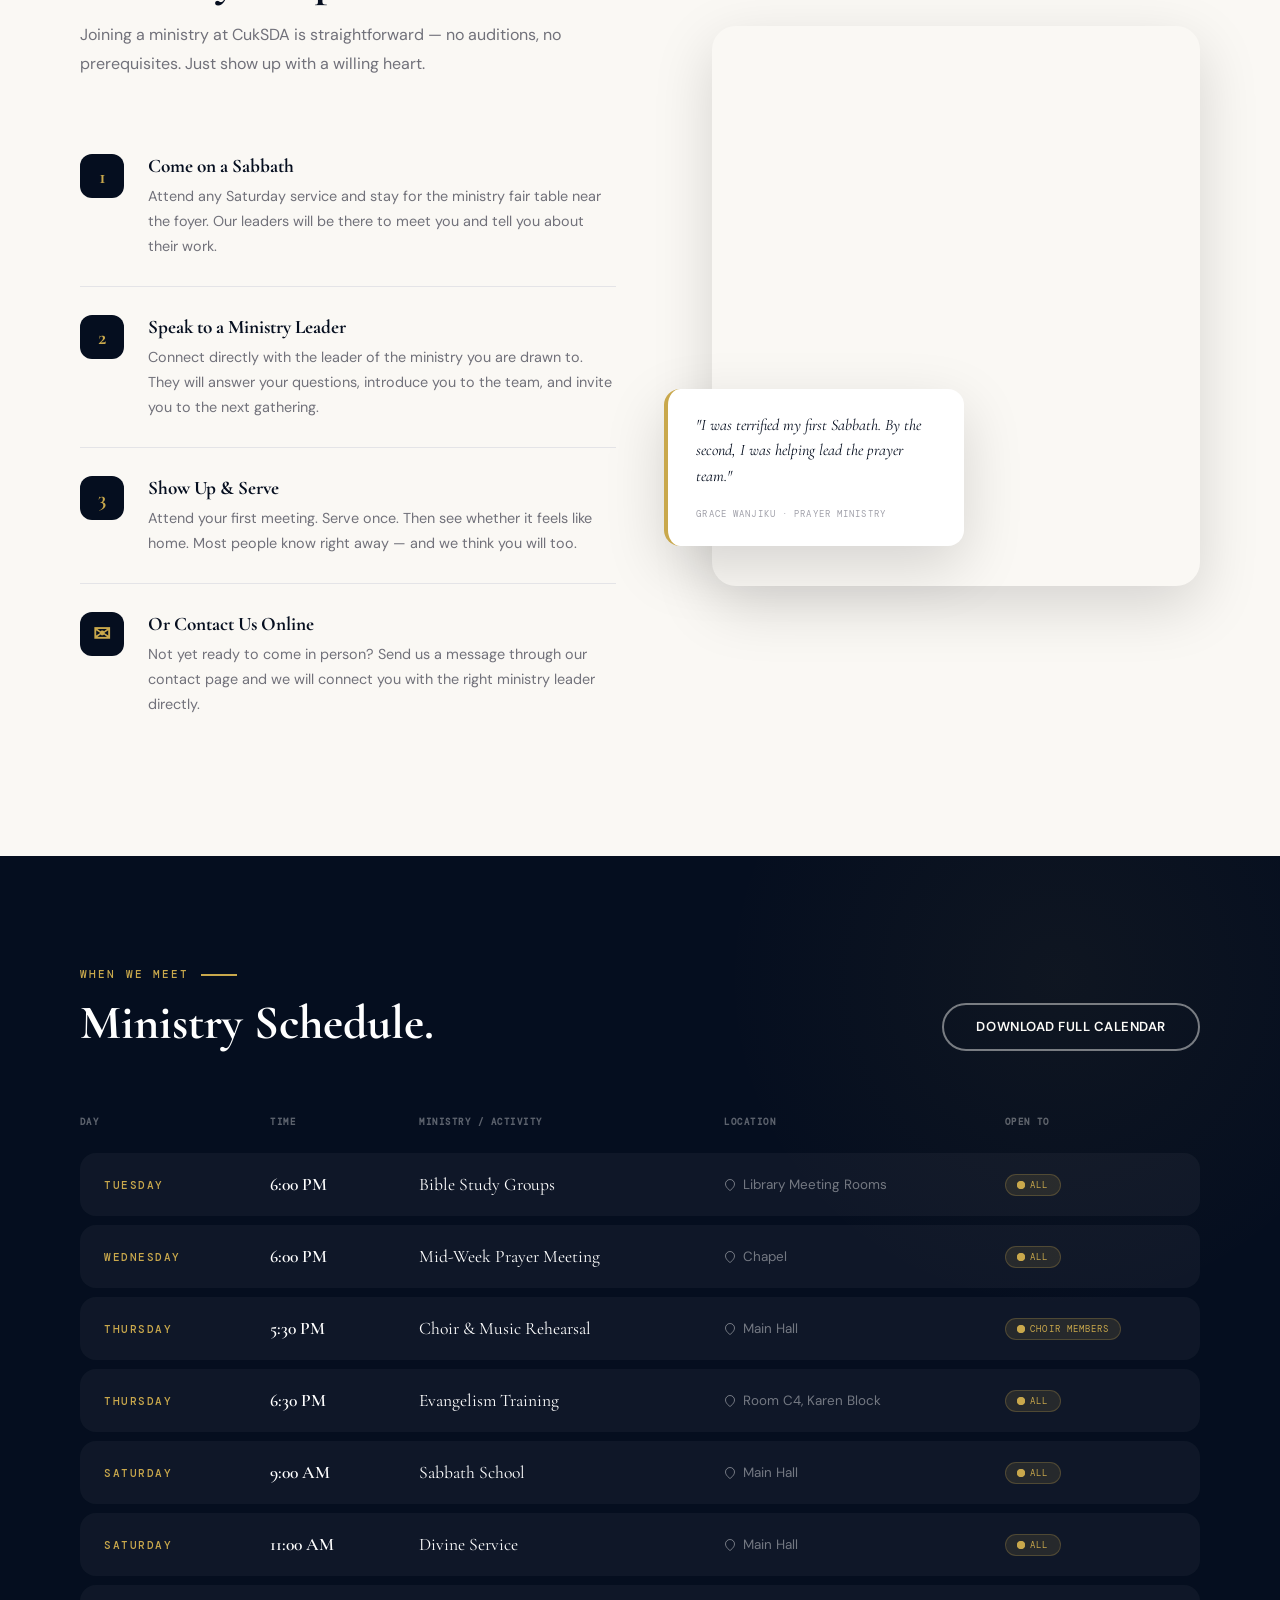
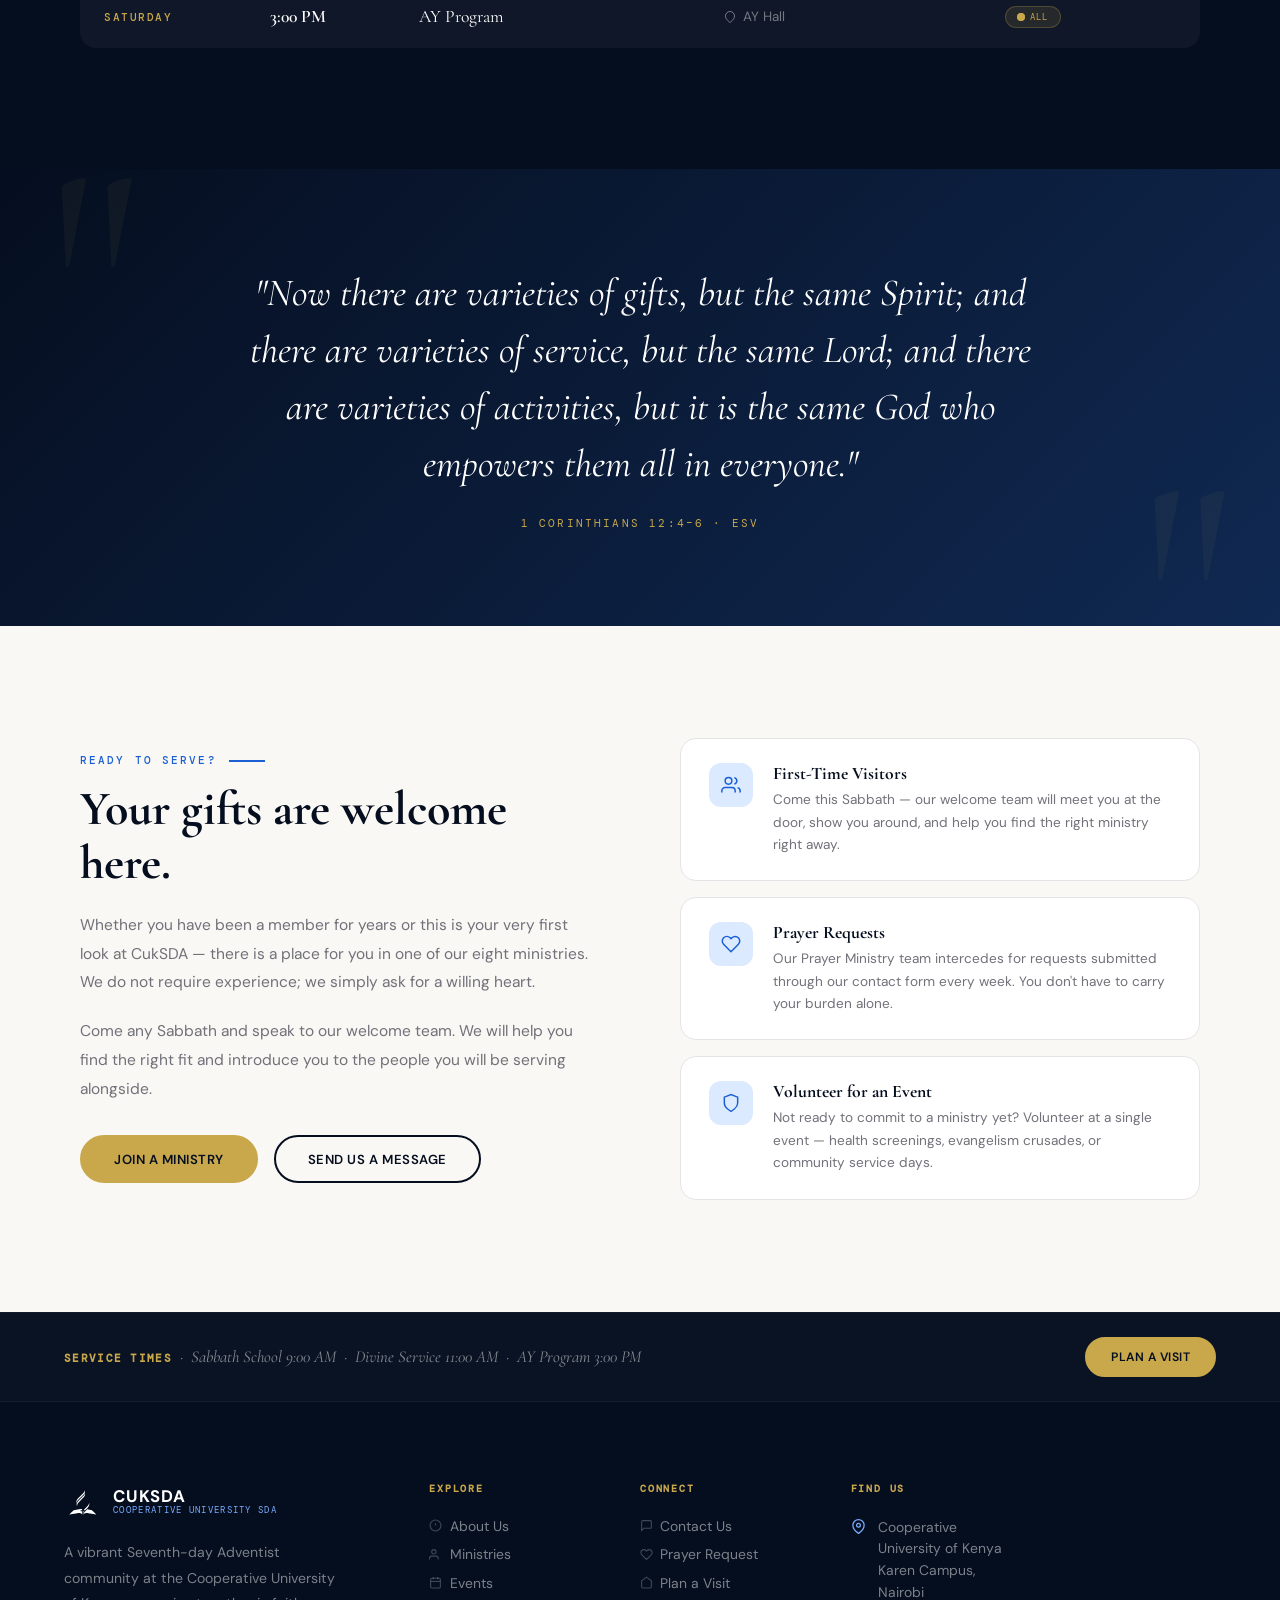
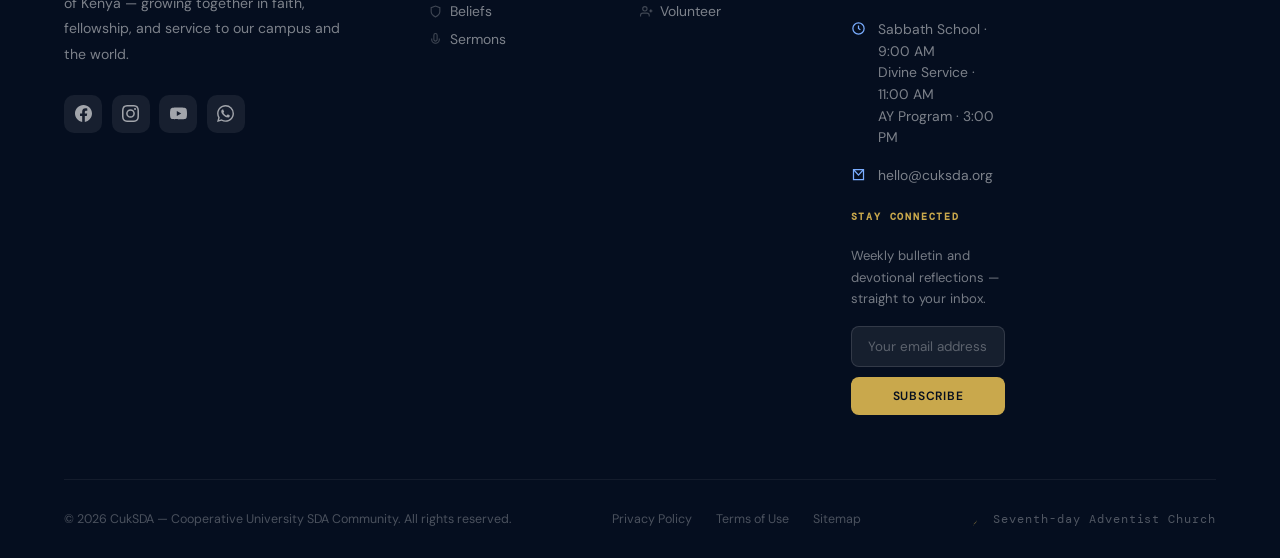
<file: ministries.html>
<!DOCTYPE html>
<html lang="en">
<head>
  <meta charset="UTF-8">
  <meta name="viewport" content="width=device-width, initial-scale=1">
  <title>Ministries · CukSDA</title>
  <meta name="description" content="Explore the eight thriving ministries of CukSDA — Cooperative University SDA Community at Karen Campus, Nairobi.">
  <link rel="preconnect" href="https://fonts.googleapis.com">
  <link rel="preconnect" href="https://fonts.gstatic.com" crossorigin>
  <link href="https://fonts.googleapis.com/css2?family=Cormorant+Garamond:ital,wght@0,400;0,600;0,700;1,400;1,700&family=DM+Mono:wght@400;500&family=DM+Sans:wght@300;400;500;600;700&display=swap" rel="stylesheet">
  <style>
    /* ── RESET & ROOT ── */
    *, *::before, *::after { box-sizing: border-box; margin: 0; padding: 0; }
    html { scroll-behavior: smooth; font-size: 16px; }
    body { font-family: 'DM Sans', sans-serif; color: #0f172a; background: #fff; overflow-x: hidden; -webkit-font-smoothing: antialiased; }
    img { max-width: 100%; display: block; }
    a { text-decoration: none; color: inherit; }

    :root {
      --navy: #050e1f;
      --navy-mid: #0a1e3d;
      --navy-soft: #102952;
      --blue: #1a5fd4;
      --blue-mid: #1448a0;
      --blue-light: #7aadff;
      --blue-pale: #dbeafe;
      --gold: #c9a84c;
      --gold-light: #e4c97a;
      --gold-dim: #7a5e1e;
      --cream: #faf8f4;
      --cream-dark: #f0ece3;
      --white: #ffffff;
      --gray-100: #f4f4f5;
      --gray-200: #e4e4e7;
      --gray-400: #a1a1aa;
      --gray-500: #71717a;
      --gray-700: #3f3f46;
      --text: #0f172a;
      --radius-sm: 8px;
      --radius-md: 16px;
      --radius-lg: 24px;
      --radius-xl: 40px;
      --shadow-sm: 0 2px 12px rgba(0,0,0,0.06);
      --shadow-md: 0 8px 32px rgba(0,0,0,0.10);
      --shadow-lg: 0 20px 60px rgba(0,0,0,0.15);
      --transition: all 0.3s cubic-bezier(0.4,0,0.2,1);
    }

    /* ── BUTTONS ── */
    .btn {
      display: inline-flex; align-items: center; gap: 0.5rem;
      font-family: 'DM Sans', sans-serif; font-weight: 600; font-size: 0.82rem;
      letter-spacing: 0.04em; text-transform: uppercase;
      padding: 0.85rem 2rem; border-radius: var(--radius-xl);
      border: 2px solid transparent; cursor: pointer; transition: var(--transition);
    }
    .btn svg { width: 16px; height: 16px; }
    .btn-gold { background: var(--gold); color: var(--navy); border-color: var(--gold); }
    .btn-gold:hover { background: var(--gold-light); border-color: var(--gold-light); transform: translateY(-1px); box-shadow: 0 8px 24px rgba(201,168,76,0.35); }
    .btn-outline { background: transparent; color: var(--white); border-color: rgba(255,255,255,0.45); }
    .btn-outline:hover { border-color: var(--white); background: rgba(255,255,255,0.1); }
    .btn-outline-dark { background: transparent; color: var(--navy); border-color: var(--navy); }
    .btn-outline-dark:hover { background: var(--navy); color: var(--white); }
    .btn-primary { background: var(--blue); color: var(--white); border-color: var(--blue); }
    .btn-primary:hover { background: var(--blue-mid); transform: translateY(-1px); box-shadow: 0 8px 24px rgba(26,95,212,0.35); }

    /* ── SECTION ATOMS ── */
    .section-tag { font-family: 'DM Mono', monospace; font-weight: 500; font-size: 0.66rem; letter-spacing: 0.2em; text-transform: uppercase; color: var(--blue); display: flex; align-items: center; gap: 0.75rem; margin-bottom: 1rem; }
    .section-tag::after { content: ''; width: 36px; height: 1.5px; background: currentColor; flex-shrink: 0; }
    .section-title { font-family: 'Cormorant Garamond', serif; font-weight: 700; font-size: clamp(2rem, 4vw, 3rem); line-height: 1.12; color: var(--navy); }
    .section-subtitle { color: var(--gray-500); font-size: 1rem; line-height: 1.8; max-width: 620px; margin-top: 1rem; font-weight: 400; }

    /* ── HEADER ── */
    header.site-header {
      position: fixed; top: 0; left: 0; right: 0; z-index: 200;
      height: 76px; display: flex; align-items: center; justify-content: space-between;
      padding: 0 3rem;
      background: linear-gradient(180deg,rgba(5,14,31,0.95) 0%,rgba(5,14,31,0.6) 100%);
      transition: background 0.4s, box-shadow 0.4s;
    }
    header.site-header.scrolled {
      background: rgba(5,14,31,0.97);
      box-shadow: 0 1px 0 rgba(255,255,255,0.06), 0 4px 24px rgba(0,0,0,0.4);
      backdrop-filter: blur(12px);
    }
    .logo-wrap { display: flex; align-items: center; gap: 0.7rem; }
    .logo-icon-adventist { width: 42px; height: 42px; flex-shrink: 0; }
    .logo-text { display: flex; flex-direction: column; line-height: 1.1; }
    .logo-text .church-name { font-family: 'DM Sans', sans-serif; font-weight: 700; font-size: 1.05rem; color: var(--white); letter-spacing: 0.04em; text-transform: uppercase; }
    .logo-text .church-sub { font-family: 'DM Mono', monospace; font-size: 0.58rem; color: var(--blue-light); letter-spacing: 0.14em; text-transform: uppercase; }
    nav.primary-nav { display: flex; align-items: center; gap: 0.2rem; }
    .nav-item { position: relative; }
    .nav-item > a, .nav-item > button {
      color: rgba(255,255,255,0.82); font-size: 0.8rem; font-weight: 500;
      letter-spacing: 0.05em; text-transform: uppercase;
      padding: 0.5rem 0.85rem; border-radius: 6px; transition: var(--transition);
      display: flex; align-items: center; gap: 0.3rem;
      background: none; border: none; cursor: pointer; font-family: inherit;
    }
    .nav-item > a:hover, .nav-item > a.active, .nav-item > button:hover { color: var(--white); background: rgba(255,255,255,0.09); }
    .nav-item > a.active::after { content: ''; position: absolute; bottom: 2px; left: 50%; transform: translateX(-50%); width: 16px; height: 2px; background: var(--gold); border-radius: 2px; }
    .nav-item .chevron { width: 12px; height: 12px; stroke: currentColor; fill: none; stroke-width: 2.5; transition: transform 0.2s ease; opacity: 0.6; }
    .nav-item:hover .chevron { transform: rotate(180deg); opacity: 1; }
    .dropdown {
      position: absolute; top: calc(100% + 8px); left: 50%;
      transform: translateX(-50%) translateY(-10px);
      min-width: 220px; background: rgba(5,14,31,0.98);
      backdrop-filter: blur(16px); border: 1px solid rgba(255,255,255,0.08);
      border-radius: var(--radius-md); padding: 0.75rem 0;
      opacity: 0; visibility: hidden; transition: all 0.25s cubic-bezier(0.4,0,0.2,1);
      box-shadow: 0 20px 60px rgba(0,0,0,0.4); z-index: 300;
    }
    .dropdown::before { content: ''; position: absolute; top: -6px; left: 50%; transform: translateX(-50%) rotate(45deg); width: 12px; height: 12px; background: rgba(5,14,31,0.98); border-top: 1px solid rgba(255,255,255,0.08); border-left: 1px solid rgba(255,255,255,0.08); }
    .dropdown a { display: block; padding: 0.6rem 1.25rem; color: rgba(255,255,255,0.7); font-size: 0.82rem; font-weight: 400; transition: all 0.2s; white-space: nowrap; }
    .dropdown a:hover { color: var(--white); background: rgba(255,255,255,0.06); padding-left: 1.5rem; }
    .dropdown a.active { color: var(--gold); background: rgba(201,168,76,0.08); }
    .dropdown-divider { height: 1px; background: rgba(255,255,255,0.08); margin: 0.5rem 0.75rem; }
    .dropdown-label { padding: 0.3rem 1.25rem; font-family: 'DM Mono', monospace; font-size: 0.58rem; letter-spacing: 0.14em; text-transform: uppercase; color: var(--gold); pointer-events: none; }
    .nav-item:hover .dropdown { opacity: 1; visibility: visible; transform: translateX(-50%) translateY(0); }
    .menu-toggle { display: none; background: none; border: none; cursor: pointer; flex-direction: column; gap: 5px; padding: 8px; }
    .menu-toggle span { display: block; width: 22px; height: 2px; background: var(--white); border-radius: 2px; transition: var(--transition); }

    /* ══════════════════════════════════════
       PAGE HERO — MINISTRIES
    ══════════════════════════════════════ */
    .page-hero {
      position: relative; padding: 10rem 5rem 6rem;
      background: linear-gradient(160deg, var(--navy) 0%, var(--navy-soft) 60%, var(--navy-mid) 100%);
      overflow: hidden;
    }
    .page-hero::before {
      content: '';
      position: absolute; top: -30%; right: -15%; width: 800px; height: 800px;
      border-radius: 50%;
      background: radial-gradient(circle, rgba(201,168,76,0.07) 0%, transparent 65%);
      pointer-events: none;
    }
    .page-hero::after {
      content: '';
      position: absolute; bottom: -20%; left: -10%; width: 600px; height: 600px;
      border-radius: 50%;
      background: radial-gradient(circle, rgba(26,95,212,0.09) 0%, transparent 65%);
      pointer-events: none;
    }
    /* Grain overlay */
    .page-hero-grain {
      position: absolute; inset: 0; pointer-events: none; z-index: 1; opacity: 0.03;
      background-image: url("data:image/svg+xml,%3Csvg viewBox='0 0 256 256' xmlns='http://www.w3.org/2000/svg'%3E%3Cfilter id='n'%3E%3CfeTurbulence type='fractalNoise' baseFrequency='0.9' numOctaves='4' stitchTiles='stitch'/%3E%3C/filter%3E%3Crect width='100%25' height='100%25' filter='url(%23n)'/%3E%3C/svg%3E");
    }
    .page-hero-arc {
      position: absolute; bottom: -2px; left: 0; right: 0; z-index: 2; pointer-events: none;
    }
    .page-hero-arc svg { display: block; width: 100%; }
    .page-hero-content { position: relative; z-index: 3; max-width: 1400px; animation: fadeUp 0.9s ease forwards; }
    @keyframes fadeUp { from { opacity: 0; transform: translateY(28px); } to { opacity: 1; transform: translateY(0); } }

    .breadcrumb { display: flex; align-items: center; gap: 0.5rem; margin-bottom: 2rem; }
    .breadcrumb a, .breadcrumb span { font-family: 'DM Mono', monospace; font-size: 0.6rem; letter-spacing: 0.16em; text-transform: uppercase; color: rgba(255,255,255,0.38); transition: color 0.2s; }
    .breadcrumb a:hover { color: rgba(255,255,255,0.7); }
    .breadcrumb svg { width: 10px; height: 10px; stroke: rgba(255,255,255,0.25); fill: none; stroke-width: 2; }
    .breadcrumb span.current { color: var(--gold); }

    .page-hero-eyebrow { display: flex; align-items: center; gap: 0.75rem; margin-bottom: 1.25rem; }
    .page-hero-eyebrow-line { width: 36px; height: 2px; background: var(--gold); }
    .page-hero-eyebrow-text { font-family: 'DM Mono', monospace; font-size: 0.66rem; color: var(--gold); letter-spacing: 0.22em; text-transform: uppercase; }

    .page-hero h1 {
      font-family: 'Cormorant Garamond', serif; font-weight: 700;
      font-size: clamp(2.8rem, 6vw, 5rem); line-height: 1.06;
      color: var(--white); max-width: 720px;
    }
    .page-hero h1 em { font-style: italic; color: var(--gold-light); }
    .page-hero-desc { color: rgba(255,255,255,0.65); font-size: 1rem; line-height: 1.82; max-width: 560px; margin-top: 1.5rem; font-weight: 300; }

    .page-hero-stats {
      display: flex; gap: 3rem; margin-top: 3rem; padding-top: 2.5rem;
      border-top: 1px solid rgba(255,255,255,0.1); flex-wrap: wrap;
    }
    .hero-stat { display: flex; flex-direction: column; gap: 0.2rem; }
    .hero-stat-num { font-family: 'Cormorant Garamond', serif; font-size: 2.6rem; font-weight: 700; color: var(--white); line-height: 1; }
    .hero-stat-num span { color: var(--gold); }
    .hero-stat-label { font-family: 'DM Mono', monospace; font-size: 0.58rem; letter-spacing: 0.16em; text-transform: uppercase; color: rgba(255,255,255,0.4); }

    /* ══════════════════════════════════════
       MINISTRY NAV TABS
    ══════════════════════════════════════ */
    .ministry-tabs-bar {
      background: var(--white); border-bottom: 1px solid var(--gray-200);
      position: sticky; top: 76px; z-index: 100;
      box-shadow: var(--shadow-sm);
    }
    .ministry-tabs-inner {
      display: flex; align-items: center; gap: 0; overflow-x: auto;
      padding: 0 5rem; scrollbar-width: none;
    }
    .ministry-tabs-inner::-webkit-scrollbar { display: none; }
    .ministry-tab {
      display: flex; align-items: center; gap: 0.55rem;
      padding: 1.1rem 1.25rem; white-space: nowrap; cursor: pointer;
      font-family: 'DM Sans', sans-serif; font-size: 0.8rem; font-weight: 500;
      letter-spacing: 0.04em; text-transform: uppercase;
      color: var(--gray-500); border-bottom: 2px solid transparent;
      transition: var(--transition); background: none; border-top: none; border-left: none; border-right: none;
      text-decoration: none;
    }
    .ministry-tab svg { width: 15px; height: 15px; stroke: currentColor; fill: none; stroke-width: 1.8; flex-shrink: 0; }
    .ministry-tab:hover { color: var(--navy); border-bottom-color: var(--gray-200); }
    .ministry-tab.active { color: var(--navy); border-bottom-color: var(--gold); font-weight: 600; }

    /* ══════════════════════════════════════
       MINISTRIES OVERVIEW INTRO
    ══════════════════════════════════════ */
    .ministries-intro { background: var(--cream); padding: 5rem 5rem 0; }
    .ministries-intro-grid { display: grid; grid-template-columns: 1fr 1fr; gap: 6rem; align-items: center; }
    .ministries-intro-copy .section-tag { color: var(--blue); }
    .intro-lead { font-family: 'Cormorant Garamond', serif; font-size: 1.3rem; line-height: 1.7; color: var(--navy); margin-top: 1.5rem; }
    .intro-body { color: var(--gray-500); font-size: 0.97rem; line-height: 1.85; margin-top: 1rem; }
    .intro-actions { display: flex; gap: 1rem; flex-wrap: wrap; margin-top: 2rem; }

    .ministries-intro-visual { position: relative; }
    .intro-img-main {
      border-radius: var(--radius-lg); height: 420px;
      background: url('https://images.unsplash.com/photo-1529156069898-49953e39b3ac?w=900&q=80') center/cover;
    }
    .intro-img-badge {
      position: absolute; bottom: -2rem; right: -2rem;
      background: var(--navy); border-radius: var(--radius-md); padding: 1.5rem 1.75rem;
      box-shadow: var(--shadow-lg);
    }
    .intro-img-badge .b-num { font-family: 'Cormorant Garamond', serif; font-size: 3rem; font-weight: 700; color: var(--gold); line-height: 1; }
    .intro-img-badge .b-lbl { font-family: 'DM Mono', monospace; font-size: 0.56rem; letter-spacing: 0.14em; text-transform: uppercase; color: rgba(255,255,255,0.5); margin-top: 0.25rem; }

    /* ══════════════════════════════════════
       MINISTRY CARDS — MAIN GRID
    ══════════════════════════════════════ */
    .ministries-main { background: var(--cream); padding: 5rem; }
    .ministries-section-header { display: flex; align-items: flex-end; justify-content: space-between; flex-wrap: wrap; gap: 1.5rem; margin-bottom: 3.5rem; }

    .ministries-full-grid {
      display: grid;
      grid-template-columns: repeat(3, 1fr);
      gap: 1.75rem;
    }

    .min-card {
      background: var(--white);
      border-radius: var(--radius-lg);
      overflow: hidden;
      border: 1px solid var(--gray-200);
      transition: var(--transition);
      display: flex; flex-direction: column;
    }
    .min-card:hover { box-shadow: var(--shadow-lg); transform: translateY(-6px); border-color: transparent; }

    .min-card-thumb {
      height: 220px;
      background-size: cover;
      background-position: center;
      position: relative;
      transition: transform 0.55s ease;
    }
    .min-card:hover .min-card-thumb { transform: scale(1.04); }
    .min-card-thumb-wrap { height: 220px; overflow: hidden; position: relative; }
    .min-card-tag {
      position: absolute; top: 1.25rem; left: 1.25rem;
      background: var(--navy); color: var(--gold);
      font-family: 'DM Mono', monospace; font-size: 0.58rem; letter-spacing: 0.16em; text-transform: uppercase;
      padding: 0.3rem 0.75rem; border-radius: 4px;
    }
    .min-card-icon-badge {
      position: absolute; bottom: -22px; right: 1.5rem;
      width: 44px; height: 44px; background: var(--gold); border-radius: 12px;
      display: flex; align-items: center; justify-content: center;
      box-shadow: 0 4px 16px rgba(201,168,76,0.4);
      border: 3px solid var(--white);
    }
    .min-card-icon-badge svg { width: 20px; height: 20px; stroke: var(--navy); fill: none; stroke-width: 2; }

    .min-card-body { padding: 2rem 1.75rem 1.75rem; flex: 1; display: flex; flex-direction: column; }
    .min-card-body h3 { font-family: 'Cormorant Garamond', serif; font-size: 1.4rem; color: var(--navy); margin-bottom: 0.6rem; line-height: 1.25; }
    .min-card-body p { color: var(--gray-500); font-size: 0.9rem; line-height: 1.78; flex: 1; }

    .min-card-activities { margin-top: 1.25rem; padding-top: 1.25rem; border-top: 1px solid var(--gray-200); }
    .min-card-activities-label { font-family: 'DM Mono', monospace; font-size: 0.56rem; letter-spacing: 0.14em; text-transform: uppercase; color: var(--gray-400); margin-bottom: 0.65rem; }
    .activity-pills { display: flex; flex-wrap: wrap; gap: 0.4rem; }
    .activity-pill {
      background: var(--cream); color: var(--navy);
      font-size: 0.75rem; font-weight: 500;
      padding: 0.28rem 0.75rem; border-radius: 20px;
      border: 1px solid var(--gray-200);
    }

    .min-card-footer {
      display: flex; align-items: center; justify-content: space-between;
      padding: 1rem 1.75rem; border-top: 1px solid var(--gray-200);
      background: var(--cream);
    }
    .min-card-leader { display: flex; align-items: center; gap: 0.6rem; }
    .min-card-leader-av {
      width: 30px; height: 30px; border-radius: 50%;
      display: flex; align-items: center; justify-content: center;
      font-size: 0.7rem; font-weight: 700; color: var(--white); flex-shrink: 0;
    }
    .min-card-leader-av.av-blue { background: linear-gradient(135deg, #0a1e3d, #1a5fd4); }
    .min-card-leader-av.av-gold { background: linear-gradient(135deg, #7a5e1e, #c9a84c); }
    .min-card-leader-av.av-teal { background: linear-gradient(135deg, #0d4a4a, #0ea5a5); }
    .min-card-leader-av.av-rose { background: linear-gradient(135deg, #6b1a1a, #c94c4c); }
    .min-card-leader-av.av-violet { background: linear-gradient(135deg, #2d1a6b, #7c4cc9); }
    .min-card-leader-av.av-green { background: linear-gradient(135deg, #1a4a1e, #4cc94f); }
    .min-card-leader-av.av-orange { background: linear-gradient(135deg, #6b3d1a, #c98a4c); }
    .min-card-leader-av.av-sky { background: linear-gradient(135deg, #1a3d6b, #4c9ac9); }
    .min-card-leader-name { display: flex; flex-direction: column; }
    .min-card-leader-name span:first-child { font-size: 0.78rem; font-weight: 600; color: var(--navy); }
    .min-card-leader-name span:last-child { font-family: 'DM Mono', monospace; font-size: 0.54rem; letter-spacing: 0.1em; text-transform: uppercase; color: var(--gray-400); }
    .min-card-join-link {
      font-family: 'DM Mono', monospace; font-size: 0.58rem; letter-spacing: 0.12em; text-transform: uppercase;
      color: var(--blue); display: flex; align-items: center; gap: 0.35rem; transition: gap 0.2s;
    }
    .min-card-join-link:hover { gap: 0.6rem; }
    .min-card-join-link svg { width: 12px; height: 12px; stroke: currentColor; fill: none; stroke-width: 2.5; }

    /* ══════════════════════════════════════
       FEATURED SPOTLIGHT — FULL-WIDTH CARD
    ══════════════════════════════════════ */
    .spotlight-section { background: var(--white); padding: 5rem; }
    .spotlight-card {
      border-radius: var(--radius-lg); overflow: hidden;
      background: var(--navy); display: grid; grid-template-columns: 1fr 1fr;
      position: relative;
    }
    .spotlight-card::before {
      content: '';
      position: absolute; top: -20%; right: -10%; width: 500px; height: 500px;
      border-radius: 50%;
      background: radial-gradient(circle, rgba(201,168,76,0.08) 0%, transparent 65%);
      pointer-events: none;
    }
    .spotlight-img {
      background: url('https://images.unsplash.com/photo-1523580494863-6f3031224c94?w=900&q=80') center/cover;
      min-height: 480px; position: relative;
    }
    .spotlight-img-overlay {
      position: absolute; inset: 0;
      background: linear-gradient(90deg, transparent 50%, var(--navy) 100%);
    }
    .spotlight-content { padding: 4rem; position: relative; z-index: 1; display: flex; flex-direction: column; justify-content: center; }
    .spotlight-eyebrow { font-family: 'DM Mono', monospace; font-size: 0.6rem; letter-spacing: 0.2em; text-transform: uppercase; color: var(--gold); margin-bottom: 1rem; display: flex; align-items: center; gap: 0.6rem; }
    .spotlight-eyebrow::before { content: ''; width: 28px; height: 1.5px; background: var(--gold); }
    .spotlight-content h2 { font-family: 'Cormorant Garamond', serif; font-size: 2.4rem; color: var(--white); line-height: 1.15; margin-bottom: 1.25rem; }
    .spotlight-content p { color: rgba(255,255,255,0.6); font-size: 0.95rem; line-height: 1.82; margin-bottom: 0.9rem; }
    .spotlight-list { margin: 1.25rem 0 2rem; list-style: none; display: flex; flex-direction: column; gap: 0.65rem; }
    .spotlight-list li { display: flex; align-items: center; gap: 0.75rem; color: rgba(255,255,255,0.7); font-size: 0.9rem; }
    .spotlight-list li::before { content: ''; width: 6px; height: 6px; background: var(--gold); border-radius: 50%; flex-shrink: 0; }

    /* ══════════════════════════════════════
       HOW TO GET INVOLVED
    ══════════════════════════════════════ */
    .involve-section { background: var(--cream); padding: 7rem 5rem; }
    .involve-grid { display: grid; grid-template-columns: 1.1fr 1fr; gap: 6rem; align-items: center; }
    .involve-steps { display: flex; flex-direction: column; gap: 0; margin-top: 3rem; }
    .involve-step { display: flex; gap: 1.5rem; padding: 1.75rem 0; border-bottom: 1px solid var(--gray-200); position: relative; }
    .involve-step:last-child { border-bottom: none; }
    .involve-step-num {
      width: 44px; height: 44px; border-radius: 12px;
      background: var(--navy); color: var(--gold);
      font-family: 'Cormorant Garamond', serif; font-size: 1.3rem; font-weight: 700;
      display: flex; align-items: center; justify-content: center;
      flex-shrink: 0; position: relative; z-index: 1;
      transition: var(--transition);
    }
    .involve-step:hover .involve-step-num { background: var(--gold); color: var(--navy); }
    .involve-step-content h4 { font-family: 'Cormorant Garamond', serif; font-size: 1.2rem; color: var(--navy); margin-bottom: 0.35rem; }
    .involve-step-content p { color: var(--gray-500); font-size: 0.9rem; line-height: 1.72; }

    .involve-visual { position: relative; }
    .involve-img {
      border-radius: var(--radius-lg); height: 560px;
      background: url('https://images.unsplash.com/photo-1517048676732-d65bc937f952?w=900&q=80') center/cover;
      box-shadow: var(--shadow-lg);
    }
    .involve-quote {
      position: absolute; bottom: 2.5rem; left: -3rem;
      background: var(--white); border-radius: var(--radius-md);
      padding: 1.5rem 1.75rem; max-width: 300px;
      box-shadow: var(--shadow-lg);
      border-left: 4px solid var(--gold);
    }
    .involve-quote p { font-family: 'Cormorant Garamond', serif; font-style: italic; font-size: 1rem; color: var(--navy); line-height: 1.6; margin-bottom: 0.75rem; }
    .involve-quote span { font-family: 'DM Mono', monospace; font-size: 0.58rem; letter-spacing: 0.12em; text-transform: uppercase; color: var(--gray-400); }

    /* ══════════════════════════════════════
       MINISTRY SCHEDULE
    ══════════════════════════════════════ */
    .schedule-section { background: var(--navy); padding: 7rem 5rem; position: relative; overflow: hidden; }
    .schedule-section::before { content: ''; position: absolute; top: -25%; right: -10%; width: 700px; height: 700px; border-radius: 50%; background: radial-gradient(circle, rgba(201,168,76,0.05) 0%, transparent 68%); pointer-events: none; }
    .schedule-section .section-tag { color: var(--gold); }
    .schedule-section .section-tag::after { background: var(--gold); }
    .schedule-section .section-title { color: var(--white); }
    .schedule-header { display: flex; align-items: flex-end; justify-content: space-between; flex-wrap: wrap; gap: 1.5rem; margin-bottom: 3.5rem; }

    .schedule-table {
      width: 100%; border-collapse: separate; border-spacing: 0 0.6rem;
    }
    .schedule-table thead th {
      font-family: 'DM Mono', monospace; font-size: 0.58rem; letter-spacing: 0.16em; text-transform: uppercase;
      color: rgba(255,255,255,0.35); padding: 0 1.5rem 1rem; text-align: left;
    }
    .schedule-table thead th:first-child { padding-left: 0; }
    .schedule-row {
      background: rgba(255,255,255,0.04); border: 1px solid rgba(255,255,255,0.07);
      border-radius: var(--radius-md); transition: var(--transition);
    }
    .schedule-row:hover { background: rgba(255,255,255,0.07); border-color: rgba(201,168,76,0.2); }
    .schedule-row td { padding: 1.25rem 1.5rem; vertical-align: middle; }
    .schedule-row td:first-child { border-radius: var(--radius-md) 0 0 var(--radius-md); padding-left: 1.5rem; }
    .schedule-row td:last-child { border-radius: 0 var(--radius-md) var(--radius-md) 0; }
    .sched-day { font-family: 'DM Mono', monospace; font-size: 0.68rem; letter-spacing: 0.14em; text-transform: uppercase; color: var(--gold); font-weight: 500; }
    .sched-time { font-family: 'Cormorant Garamond', serif; font-size: 1.1rem; color: var(--white); font-weight: 600; }
    .sched-ministry { font-family: 'Cormorant Garamond', serif; font-size: 1.1rem; color: var(--white); }
    .sched-location { color: rgba(255,255,255,0.42); font-size: 0.84rem; display: flex; align-items: center; gap: 0.4rem; }
    .sched-location svg { width: 12px; height: 12px; stroke: currentColor; fill: none; stroke-width: 2; }
    .sched-open { display: inline-flex; align-items: center; gap: 0.35rem; background: rgba(201,168,76,0.12); border: 1px solid rgba(201,168,76,0.25); color: var(--gold); font-family: 'DM Mono', monospace; font-size: 0.55rem; letter-spacing: 0.12em; text-transform: uppercase; padding: 0.25rem 0.7rem; border-radius: 20px; }
    .sched-open svg { width: 8px; height: 8px; background: var(--gold); border-radius: 50%; stroke: none; fill: var(--gold); }

    /* ══════════════════════════════════════
       VERSE / CTA BANNER
    ══════════════════════════════════════ */
    .verse-banner {
      background: linear-gradient(135deg, var(--navy) 0%, var(--navy-soft) 100%);
      padding: 6rem 5rem; position: relative; overflow: hidden; text-align: center;
    }
    .verse-banner::before { content: '"'; position: absolute; top: -3rem; left: 3rem; font-family: 'Cormorant Garamond', serif; font-size: 20rem; color: rgba(201,168,76,0.05); line-height: 1; pointer-events: none; }
    .verse-banner::after { content: '"'; position: absolute; bottom: -8rem; right: 3rem; font-family: 'Cormorant Garamond', serif; font-size: 20rem; color: rgba(201,168,76,0.05); line-height: 1; pointer-events: none; }
    .verse-text { font-family: 'Cormorant Garamond', serif; font-size: clamp(1.5rem, 3.2vw, 2.4rem); color: var(--white); font-style: italic; line-height: 1.48; max-width: 820px; margin: 0 auto; position: relative; z-index: 1; }
    .verse-ref { font-family: 'DM Mono', monospace; font-size: 0.68rem; letter-spacing: 0.2em; text-transform: uppercase; color: var(--gold); margin-top: 1.5rem; position: relative; z-index: 1; }

    /* ══════════════════════════════════════
       JOIN CTA SECTION
    ══════════════════════════════════════ */
    .join-cta { background: var(--cream); padding: 7rem 5rem; }
    .join-cta-grid { display: grid; grid-template-columns: 1fr 1fr; gap: 5rem; align-items: center; }
    .join-cta-copy .section-tag { color: var(--blue); }
    .join-cta-body { color: var(--gray-500); font-size: 0.97rem; line-height: 1.85; margin-top: 1.25rem; }
    .join-cta-actions { display: flex; gap: 1rem; flex-wrap: wrap; margin-top: 2rem; }

    .join-cta-cards { display: flex; flex-direction: column; gap: 1rem; }
    .cta-card {
      background: var(--white); border: 1px solid var(--gray-200); border-radius: var(--radius-md);
      padding: 1.5rem 1.75rem; display: flex; gap: 1.25rem; align-items: flex-start;
      transition: var(--transition);
    }
    .cta-card:hover { box-shadow: var(--shadow-md); border-color: transparent; transform: translateX(4px); }
    .cta-card-icon {
      width: 44px; height: 44px; background: var(--blue-pale); border-radius: 12px;
      display: flex; align-items: center; justify-content: center; flex-shrink: 0;
      transition: var(--transition);
    }
    .cta-card:hover .cta-card-icon { background: var(--blue); }
    .cta-card-icon svg { width: 20px; height: 20px; stroke: var(--blue); fill: none; stroke-width: 1.8; transition: var(--transition); }
    .cta-card:hover .cta-card-icon svg { stroke: var(--white); }
    .cta-card h4 { font-family: 'Cormorant Garamond', serif; font-size: 1.1rem; color: var(--navy); margin-bottom: 0.3rem; }
    .cta-card p { color: var(--gray-500); font-size: 0.85rem; line-height: 1.65; }

    /* ══════════════════════════════════════
       FOOTER
    ══════════════════════════════════════ */
    footer.site-footer { background: var(--navy); color: var(--white); border-top: 1px solid rgba(255,255,255,0.05); }
    .footer-top { background: rgba(255,255,255,0.02); border-bottom: 1px solid rgba(255,255,255,0.05); padding: 1.5rem 4rem; display: flex; align-items: center; justify-content: space-between; flex-wrap: wrap; gap: 1rem; }
    .footer-top-text { font-family: 'Cormorant Garamond', serif; font-style: italic; font-size: 1.05rem; color: rgba(255,255,255,0.5); }
    .footer-top-text strong { color: var(--gold); font-style: normal; font-family: 'DM Mono', monospace; font-size: 0.68rem; letter-spacing: 0.12em; text-transform: uppercase; }
    .footer-inner { display: grid; grid-template-columns: 2fr 1fr 1fr 1fr 1fr; gap: 3.5rem; padding: 5rem 4rem 4rem; }
    .footer-brand p { color: rgba(255,255,255,0.48); font-size: 0.88rem; line-height: 1.8; margin-top: 1.25rem; max-width: 280px; }
    .footer-logo-icon { width: 38px; height: 38px; flex-shrink: 0; }
    .footer-socials { display: flex; gap: 0.6rem; margin-top: 1.75rem; }
    .social-btn { width: 38px; height: 38px; background: rgba(255,255,255,0.07); border-radius: 10px; display: flex; align-items: center; justify-content: center; transition: var(--transition); color: rgba(255,255,255,0.6); }
    .social-btn:hover { transform: translateY(-2px); }
    .social-btn svg { width: 17px; height: 17px; fill: currentColor; }
    .social-fb:hover { background: #1877f2; color: #fff; }
    .social-ig:hover { background: linear-gradient(135deg,#833ab4,#fd1d1d,#fcb045); color: #fff; }
    .social-yt:hover { background: #ff0000; color: #fff; }
    .social-tw:hover { background: #000; color: #fff; }
    .social-wa:hover { background: #25d366; color: #fff; }
    .footer-col h5 { font-family: 'DM Mono', monospace; font-size: 0.62rem; letter-spacing: 0.18em; text-transform: uppercase; color: var(--gold); margin-bottom: 1.35rem; }
    .footer-col ul { list-style: none; }
    .footer-col ul li { margin-bottom: 0.65rem; }
    .footer-col ul li a { color: rgba(255,255,255,0.48); font-size: 0.87rem; transition: color 0.2s; display: flex; align-items: center; gap: 0.45rem; }
    .footer-col ul li a:hover { color: var(--white); }
    .footer-col ul li a svg { width: 13px; height: 13px; stroke: currentColor; fill: none; stroke-width: 2; opacity: 0.5; flex-shrink: 0; }
    .footer-contact-item { display: flex; align-items: flex-start; gap: 0.75rem; margin-bottom: 1rem; color: rgba(255,255,255,0.48); font-size: 0.87rem; line-height: 1.55; }
    .footer-contact-item svg { width: 15px; height: 15px; stroke: var(--blue-light); fill: none; stroke-width: 2; margin-top: 2px; flex-shrink: 0; }
    .footer-contact-item a { color: rgba(255,255,255,0.48); transition: color 0.2s; }
    .footer-contact-item a:hover { color: var(--white); }
    .footer-newsletter { margin-top: 1.5rem; }
    .footer-newsletter p { color: rgba(255,255,255,0.45); font-size: 0.82rem; line-height: 1.65; margin-bottom: 1rem; }
    .newsletter-form { display: flex; flex-direction: column; gap: 0.6rem; }
    .newsletter-form input { background: rgba(255,255,255,0.07); border: 1px solid rgba(255,255,255,0.12); border-radius: var(--radius-sm); color: var(--white); font-family: 'DM Sans', sans-serif; font-size: 0.84rem; padding: 0.7rem 1rem; outline: none; transition: border-color 0.2s; width: 100%; }
    .newsletter-form input:focus { border-color: var(--blue-light); }
    .newsletter-form input::placeholder { color: rgba(255,255,255,0.3); }
    .newsletter-form button { background: var(--gold); color: var(--navy); border: none; border-radius: var(--radius-sm); font-family: 'DM Sans', sans-serif; font-weight: 600; font-size: 0.75rem; letter-spacing: 0.06em; text-transform: uppercase; padding: 0.7rem 1rem; cursor: pointer; transition: var(--transition); }
    .newsletter-form button:hover { background: var(--gold-light); }
    .footer-divider { border: none; border-top: 1px solid rgba(255,255,255,0.06); margin: 0 4rem; }
    .footer-bottom { padding: 1.75rem 4rem; display: flex; align-items: center; justify-content: space-between; flex-wrap: wrap; gap: 1rem; }
    .footer-bottom p { color: rgba(255,255,255,0.28); font-size: 0.78rem; }
    .footer-bottom-links { display: flex; gap: 1.5rem; }
    .footer-bottom-links a { color: rgba(255,255,255,0.28); font-size: 0.78rem; transition: color 0.2s; }
    .footer-bottom-links a:hover { color: rgba(255,255,255,0.6); }
    .sda-badge { display: flex; align-items: center; gap: 0.6rem; color: rgba(255,255,255,0.3); font-size: 0.74rem; font-family: 'DM Mono', monospace; letter-spacing: 0.08em; }
    .sda-badge-logo { width: 22px; height: 22px; opacity: 0.5; }

    /* ── RESPONSIVE ── */
    @media (max-width: 1200px) {
      .footer-inner { grid-template-columns: 1fr 1fr 1fr; gap: 2.5rem; }
    }
    @media (max-width: 1024px) {
      .page-hero { padding: 9rem 3rem 5rem; }
      .ministries-intro { padding: 4rem 3rem 0; }
      .ministries-intro-grid { grid-template-columns: 1fr; gap: 3rem; }
      .ministries-intro-visual { order: -1; }
      .intro-img-badge { display: none; }
      .ministries-main { padding: 4rem 3rem; }
      .ministries-full-grid { grid-template-columns: 1fr 1fr; }
      .spotlight-section { padding: 4rem 3rem; }
      .spotlight-card { grid-template-columns: 1fr; }
      .spotlight-img { min-height: 280px; }
      .spotlight-img-overlay { background: linear-gradient(180deg, transparent 50%, var(--navy) 100%); }
      .involve-section { padding: 5rem 3rem; }
      .involve-grid { grid-template-columns: 1fr; gap: 3rem; }
      .involve-visual { display: none; }
      .schedule-section { padding: 5rem 3rem; }
      .verse-banner { padding: 5rem 3rem; }
      .join-cta { padding: 5rem 3rem; }
      .join-cta-grid { grid-template-columns: 1fr; gap: 3rem; }
      .footer-inner { padding: 4rem 3rem 3rem; }
      .footer-top, .footer-bottom { padding: 1.5rem 3rem; }
      .footer-divider { margin: 0 3rem; }
      .ministry-tabs-inner { padding: 0 3rem; }
    }
    @media (max-width: 768px) {
      header.site-header { padding: 0 1.5rem; }
      .menu-toggle { display: flex; }
      nav.primary-nav { position: fixed; top: 76px; left: 0; right: 0; background: rgba(5,14,31,0.98); backdrop-filter: blur(16px); flex-direction: column; padding: 1.5rem; gap: 0.4rem; transform: translateY(-110%); transition: transform 0.4s cubic-bezier(0.4,0,0.2,1); border-bottom: 1px solid rgba(255,255,255,0.06); overflow-y: auto; max-height: calc(100vh - 76px); }
      nav.primary-nav.open { transform: translateY(0); }
      .nav-item { width: 100%; }
      .nav-item > a, .nav-item > button { width: 100%; padding: 0.75rem 1rem; }
      .nav-item .chevron { display: none; }
      .dropdown { position: static; transform: none; opacity: 1; visibility: visible; display: none; background: rgba(255,255,255,0.03); border: none; box-shadow: none; min-width: auto; padding: 0.5rem 0 0.5rem 1rem; margin-top: 0.25rem; }
      .dropdown::before { display: none; }
      .dropdown a { padding: 0.5rem 1rem; font-size: 0.85rem; }
      .nav-item.open .dropdown { display: block; }
      .page-hero { padding: 8rem 1.5rem 4rem; }
      .page-hero-stats { gap: 1.5rem; }
      .ministry-tabs-inner { padding: 0 1.5rem; }
      .ministries-intro, .ministries-main { padding: 3rem 1.5rem; }
      .ministries-full-grid { grid-template-columns: 1fr; }
      .spotlight-section { padding: 3rem 1.5rem; }
      .spotlight-content { padding: 2rem; }
      .involve-section, .schedule-section, .verse-banner, .join-cta { padding: 4rem 1.5rem; }
      .schedule-table { display: none; }
      .schedule-mobile { display: flex; flex-direction: column; gap: 0.75rem; }
      .footer-inner { grid-template-columns: 1fr; gap: 2rem; padding: 3rem 1.5rem 2rem; }
      .footer-top, .footer-bottom { padding: 1.25rem 1.5rem; }
      .footer-divider { margin: 0 1.5rem; }
      .footer-bottom { flex-direction: column; align-items: flex-start; gap: 0.75rem; }
      .footer-bottom-links { flex-wrap: wrap; gap: 1rem; }
    }
    .schedule-mobile { display: none; }
    .sched-mob-card { background: rgba(255,255,255,0.05); border: 1px solid rgba(255,255,255,0.08); border-radius: var(--radius-md); padding: 1.25rem 1.5rem; }
    .sched-mob-top { display: flex; justify-content: space-between; align-items: flex-start; margin-bottom: 0.5rem; }
    .sched-mob-name { font-family: 'Cormorant Garamond', serif; font-size: 1.1rem; color: var(--white); }
    .sched-mob-time { font-family: 'DM Mono', monospace; font-size: 0.65rem; color: var(--gold); letter-spacing: 0.1em; }
    .sched-mob-meta { color: rgba(255,255,255,0.42); font-size: 0.82rem; }
  </style>
</head>
<body>

  <!-- ════════ HEADER ════════ -->
  <header class="site-header" id="site-header">
    <a class="logo-wrap" href="./index.html">
      <svg class="logo-icon-adventist" xmlns="http://www.w3.org/2000/svg" viewBox="0 0 210 210" aria-label="Seventh-day Adventist symbol">
        <g fill="none" fill-rule="evenodd">
          <path fill="#FFFFFF" d="M106.924 171.313c0 .54.62.543.731 0 .824-3.998 2.075-6.663 4.03-9.25l-4.397.003c-.201 0-.364.162-.364.363v8.884zm31.611-55.503c.05 5.78-1.61 10.747-12.15 21.297l-8.336 8.338c-3.794 3.797-7.205 7.264-9.222 10.73h8.233l.974-.975 11.96-11.984c9.96-9.97 11.349-20.516 9.223-27.395-.181-.584-.687-.623-.682-.01zm-10.496 35.265l-9.99 10.008c-6.047 6.053-11.125 11.269-11.125 16.973l.006 1.588c0 .43.536.499.7.048 1.868-5.107 8.106-10.557 19.548-8.625 0 0 49.849 8.622 50.267 8.659.487.043.728-.437.414-.81-.189-.225-23.2-23.258-23.2-23.258l-26.62-4.583zm-36.062 10.988a.364.364 0 0 1-.364-.364v-5.163c0-.202.163-.364.364-.364l8.724.002c.201 0 .364-.163.364-.364-.023-4.637-3.515-7.788-17.508-5.35l-30.215 5.198s-23.012 23.033-23.2 23.258c-.315.373-.074.853.413.81.42-.037 50.267-8.66 50.267-8.66 11.443-1.931 17.681 3.52 19.548 8.626.164.45.701.383.701-.048l.001-17.218c0-.2-.163-.363-.364-.363h-8.731zm-13.928-72.16c-9.96 9.969-11.349 20.516-9.222 27.395.18.584.686.623.68.01-.05-5.78 1.612-10.746 12.151-21.296l22.721-22.735c6.047-6.054 11.125-11.27 11.125-16.973v-8.897c0-.542-.62-.544-.732 0-1.494 7.26-4.395 10.125-10.378 16.113L78.05 89.902zm37.477-26.933c0-.54-.62-.543-.732 0-1.494 7.261-4.388 10.17-10.37 16.16L80.56 102.993c-11.58 11.592-13.584 22.81-7.694 30.02.393.481.815.192.56-.388-3.895-8.819 5.443-18.17 9.889-22.62L104.401 88.9c6.047-6.053 11.125-11.269 11.125-16.973V62.97zm-34.311 55.008c-11.581 11.592-6.256 22.787.5 25.87.592.27.828-.211.374-.603-5.416-4.699-3.772-12.6 3.04-19.418l19.248-19.267c6.047-6.053 11.124-11.268 11.124-16.972v-8.896c0-.54-.62-.543-.73 0-1.495 7.259-4.39 10.112-10.373 16.1l-23.183 23.186zm25.688 37.771c0 .541.62.543.73 0 1.496-7.259 4.39-10.17 10.372-16.158l9.479-9.468c11.58-11.59 13.583-22.809 7.693-30.018-.393-.481-.815-.193-.558.387 3.893 8.819-5.444 18.169-9.89 22.62l-6.701 6.709c-6.048 6.052-11.125 11.267-11.125 16.971v8.957zm11.128-31.822c-5.983 5.988-8.879 8.841-10.373 16.101-.112.544-.731.542-.731 0v-8.896c0-5.703 5.077-10.92 11.125-16.972l4.862-4.868c6.813-6.82 8.457-14.719 3.04-19.418-.453-.392-.217-.874.376-.603 6.755 3.082 12.08 14.277.498 25.87l-8.797 8.786z"/>
        </g>
      </svg>
      <div class="logo-text">
        <span class="church-name">CukSDA</span>
        <span class="church-sub">Cooperative University SDA</span>
      </div>
    </a>

    <nav class="primary-nav" id="primary-nav">
      <div class="nav-item"><a href="./index.html">Home</a></div>
      <div class="nav-item">
        <button>About<svg class="chevron" viewBox="0 0 24 24"><polyline points="6 9 12 15 18 9"></polyline></svg></button>
        <div class="dropdown">
          <a href="./about.html">Who We Are</a>
          <a href="./about.html">Our History</a>
          <a href="./about.html">Leadership Team</a>
          <div class="dropdown-divider"></div>
          <div class="dropdown-label">Quick Links</div>
          <a href="./ministries.html" class="active">Our Ministries</a>
          <a href="./beliefs.html">What We Believe</a>
        </div>
      </div>
      <div class="nav-item">
        <button>Ministries<svg class="chevron" viewBox="0 0 24 24"><polyline points="6 9 12 15 18 9"></polyline></svg></button>
        <div class="dropdown">
          <div class="dropdown-label">Ministries</div>
          <a href="./ministries.html#worship" class="active">Worship &amp; Devotion</a>
          <a href="./ministries.html#youth">Youth &amp; University</a>
          <a href="./ministries.html#health">Health &amp; Wellness</a>
          <a href="./ministries.html#evangelism">Evangelism &amp; Outreach</a>
          <a href="./ministries.html#discipleship">Discipleship &amp; Growth</a>
          <div class="dropdown-divider"></div>
          <div class="dropdown-label">Get Involved</div>
          <a href="./contact.html">Join a Ministry</a>
          <a href="./contact.html">Volunteer</a>
        </div>
      </div>
      <div class="nav-item">
        <button>Events<svg class="chevron" viewBox="0 0 24 24"><polyline points="6 9 12 15 18 9"></polyline></svg></button>
        <div class="dropdown">
          <a href="./events.html">Upcoming Events</a>
          <a href="./events.html">Sabbath Services</a>
          <a href="./events.html">Community Outreach</a>
          <a href="./events.html">AY Programs</a>
          <div class="dropdown-divider"></div>
          <a href="./contact.html">Submit an Event</a>
        </div>
      </div>
      <div class="nav-item">
        <button>Beliefs<svg class="chevron" viewBox="0 0 24 24"><polyline points="6 9 12 15 18 9"></polyline></svg></button>
        <div class="dropdown">
          <a href="./beliefs.html">28 Fundamental Beliefs</a>
          <a href="./beliefs.html">The Bible</a>
          <a href="./beliefs.html">The Sabbath</a>
          <a href="./beliefs.html">Second Coming</a>
        </div>
      </div>
      <div class="nav-item">
        <button>Sermons<svg class="chevron" viewBox="0 0 24 24"><polyline points="6 9 12 15 18 9"></polyline></svg></button>
        <div class="dropdown">
          <a href="./sermons.html">Latest Sermons</a>
          <a href="./sermons.html">Sermon Archive</a>
          <a href="./sermons.html">Speaker Directory</a>
          <div class="dropdown-divider"></div>
          <a href="./contact.html">Request a Topic</a>
        </div>
      </div>
      <div class="nav-item">
        <button>Visit Us<svg class="chevron" viewBox="0 0 24 24"><polyline points="6 9 12 15 18 9"></polyline></svg></button>
        <div class="dropdown">
          <a href="./contact.html">Plan Your Visit</a>
          <a href="./contact.html">Prayer Request</a>
          <a href="./contact.html">Contact Form</a>
          <a href="./contact.html">Location &amp; Directions</a>
        </div>
      </div>
    </nav>

    <button class="menu-toggle" id="menu-toggle" aria-label="Menu"><span></span><span></span><span></span></button>
  </header>

  <main>

    <!-- ════════ PAGE HERO ════════ -->
    <section class="page-hero">
      <div class="page-hero-grain"></div>
      <div class="page-hero-arc">
        <svg viewBox="0 0 1440 60" preserveAspectRatio="none" xmlns="http://www.w3.org/2000/svg">
          <path d="M0,60 C360,0 1080,0 1440,60 L1440,60 L0,60 Z" fill="#faf8f4"/>
        </svg>
      </div>
      <div class="page-hero-content">
        <div class="breadcrumb">
          <a href="./index.html">Home</a>
          <svg viewBox="0 0 24 24"><polyline points="9 18 15 12 9 6"/></svg>
          <span class="current">Ministries</span>
        </div>
        <div class="page-hero-eyebrow">
          <div class="page-hero-eyebrow-line"></div>
          <span class="page-hero-eyebrow-text">Serving the CUK Campus</span>
        </div>
        <h1>Find Where You<br><em>Belong & Serve.</em></h1>
        <p class="page-hero-desc">Eight thriving ministries, each a door into deeper faith, real friendships, and meaningful service. At CukSDA, your gifts have a home — whatever they may be.</p>
        <div class="page-hero-stats">
          <div class="hero-stat">
            <div class="hero-stat-num">8<span>+</span></div>
            <div class="hero-stat-label">Active Ministries</div>
          </div>
          <div class="hero-stat">
            <div class="hero-stat-num">200<span>+</span></div>
            <div class="hero-stat-label">Members Involved</div>
          </div>
          <div class="hero-stat">
            <div class="hero-stat-num">300<span>+</span></div>
            <div class="hero-stat-label">People Served Annually</div>
          </div>
          <div class="hero-stat">
            <div class="hero-stat-num">5<span>×</span></div>
            <div class="hero-stat-label">Weekly Gatherings</div>
          </div>
        </div>
      </div>
    </section>

    <!-- ════════ STICKY MINISTRY TABS ════════ -->
    <div class="ministry-tabs-bar">
      <div class="ministry-tabs-inner">
        <a href="#worship" class="ministry-tab active">
          <svg viewBox="0 0 24 24"><path d="M9 18V5l12-2v13"/><circle cx="6" cy="18" r="3"/><circle cx="18" cy="16" r="3"/></svg>
          Worship
        </a>
        <a href="#youth" class="ministry-tab">
          <svg viewBox="0 0 24 24"><path d="M17 21v-2a4 4 0 00-4-4H5a4 4 0 00-4 4v2"/><circle cx="9" cy="7" r="4"/><path d="M23 21v-2a4 4 0 00-3-3.87"/><path d="M16 3.13a4 4 0 010 7.75"/></svg>
          Youth
        </a>
        <a href="#health" class="ministry-tab">
          <svg viewBox="0 0 24 24"><path d="M22 12h-4l-3 9L9 3l-3 9H2"/></svg>
          Health
        </a>
        <a href="#evangelism" class="ministry-tab">
          <svg viewBox="0 0 24 24"><path d="M21 15a2 2 0 01-2 2H7l-4 4V5a2 2 0 012-2h14a2 2 0 012 2z"/></svg>
          Evangelism
        </a>
        <a href="#discipleship" class="ministry-tab">
          <svg viewBox="0 0 24 24"><path d="M4 19.5A2.5 2.5 0 016.5 17H20"/><path d="M6.5 2H20v20H6.5A2.5 2.5 0 014 19.5v-15A2.5 2.5 0 016.5 2z"/></svg>
          Discipleship
        </a>
        <a href="#prayer" class="ministry-tab">
          <svg viewBox="0 0 24 24"><path d="M12 2L2 7l10 5 10-5-10-5z"/><path d="M2 17l10 5 10-5"/><path d="M2 12l10 5 10-5"/></svg>
          Prayer
        </a>
        <a href="#music" class="ministry-tab">
          <svg viewBox="0 0 24 24"><circle cx="12" cy="12" r="10"/><path d="M8 14s1.5 2 4 2 4-2 4-2"/><line x1="9" y1="9" x2="9.01" y2="9"/><line x1="15" y1="9" x2="15.01" y2="9"/></svg>
          Music & Arts
        </a>
        <a href="#community" class="ministry-tab">
          <svg viewBox="0 0 24 24"><path d="M3 9l9-7 9 7v11a2 2 0 01-2 2H5a2 2 0 01-2-2z"/></svg>
          Community
        </a>
      </div>
    </div>

    <!-- ════════ INTRO ════════ -->
    <section class="ministries-intro" id="ministries-intro">
      <div class="ministries-intro-grid">
        <div class="ministries-intro-copy">
          <span class="section-tag">Our Ministry Family</span>
          <h2 class="section-title">More than programs —<br>a place to belong.</h2>
          <p class="intro-lead">Each ministry at CukSDA is a living community of students, staff, and friends who are growing in faith, serving one another, and reaching out to the campus around us.</p>
          <p class="intro-body">Whether you are passionate about music, health, prayer, or evangelism — or you are simply looking for a home — there is a ministry here shaped for your gifts and your season of life. We believe every believer is gifted, and every gift has a role in God's mission at CUK.</p>
          <p class="intro-body">Our ministries meet throughout the week, connecting faith with everyday campus life. Find your people. Find your purpose.</p>
          <div class="intro-actions">
            <a href="./contact.html" class="btn btn-outline-dark">Join a Ministry Today</a>
            <a href="./contact.html" class="btn btn-primary">Contact Us</a>
          </div>
        </div>
        <div class="ministries-intro-visual">
          <div class="intro-img-main"></div>
          <div class="intro-img-badge">
            <div class="b-num">8</div>
            <div class="b-lbl">Active Ministries</div>
          </div>
        </div>
      </div>
    </section>

    <!-- ════════ MINISTRY CARDS ════════ -->
    <section class="ministries-main">
      <div class="ministries-section-header">
        <div>
          <span class="section-tag">All Ministries</span>
          <h2 class="section-title">Explore each ministry.</h2>
        </div>
        <a href="./contact.html" class="btn btn-outline-dark">Get Involved</a>
      </div>

      <div class="ministries-full-grid">

        <!-- 1. Worship & Devotion -->
        <div class="min-card" id="worship">
          <div class="min-card-thumb-wrap">
            <div class="min-card-thumb" style="background-image:url('https://images.unsplash.com/photo-1529156069898-49953e39b3ac?w=700&q=80')"></div>
            <div class="min-card-tag">Worship</div>
            <div class="min-card-icon-badge">
              <svg viewBox="0 0 24 24"><path d="M9 18V5l12-2v13"/><circle cx="6" cy="18" r="3"/><circle cx="18" cy="16" r="3"/></svg>
            </div>
          </div>
          <div class="min-card-body">
            <h3>Worship &amp; Devotion</h3>
            <p>Our worship ministry brings the congregation into the presence of God every Sabbath through music, prayer, and Scripture. From the choir to the praise team, every voice and instrument glorifies God together.</p>
            <div class="min-card-activities">
              <div class="min-card-activities-label">Key Activities</div>
              <div class="activity-pills">
                <span class="activity-pill">Choir Rehearsals</span>
                <span class="activity-pill">Praise Team</span>
                <span class="activity-pill">Special Music</span>
                <span class="activity-pill">Worship Planning</span>
              </div>
            </div>
          </div>
          <div class="min-card-footer">
            <div class="min-card-leader">
              <div class="min-card-leader-av av-blue">JN</div>
              <div class="min-card-leader-name">
                <span>Jane Njeri</span>
                <span>Ministry Leader</span>
              </div>
            </div>
            <a href="./contact.html" class="min-card-join-link">Join <svg viewBox="0 0 24 24"><polyline points="9 18 15 12 9 6"/></svg></a>
          </div>
        </div>

        <!-- 2. Youth & University -->
        <div class="min-card" id="youth">
          <div class="min-card-thumb-wrap">
            <div class="min-card-thumb" style="background-image:url('https://images.unsplash.com/photo-1517048676732-d65bc937f952?w=700&q=80')"></div>
            <div class="min-card-tag">Youth</div>
            <div class="min-card-icon-badge">
              <svg viewBox="0 0 24 24"><path d="M17 21v-2a4 4 0 00-4-4H5a4 4 0 00-4 4v2"/><circle cx="9" cy="7" r="4"/><path d="M23 21v-2a4 4 0 00-3-3.87"/><path d="M16 3.13a4 4 0 010 7.75"/></svg>
            </div>
          </div>
          <div class="min-card-body">
            <h3>Youth &amp; University (AY)</h3>
            <p>The Ambassadors for Christ Youth ministry is the heartbeat of student life at CukSDA. Student-led, Spirit-filled, and deeply relational — AY is where young people find identity, purpose, and each other.</p>
            <div class="min-card-activities">
              <div class="min-card-activities-label">Key Activities</div>
              <div class="activity-pills">
                <span class="activity-pill">AY Saturday Programs</span>
                <span class="activity-pill">Talent Shows</span>
                <span class="activity-pill">Campus Outreach</span>
                <span class="activity-pill">Leadership Training</span>
              </div>
            </div>
          </div>
          <div class="min-card-footer">
            <div class="min-card-leader">
              <div class="min-card-leader-av av-gold">MO</div>
              <div class="min-card-leader-name">
                <span>Moses Otieno</span>
                <span>AY President</span>
              </div>
            </div>
            <a href="./contact.html" class="min-card-join-link">Join <svg viewBox="0 0 24 24"><polyline points="9 18 15 12 9 6"/></svg></a>
          </div>
        </div>

        <!-- 3. Health & Wellness -->
        <div class="min-card" id="health">
          <div class="min-card-thumb-wrap">
            <div class="min-card-thumb" style="background-image:url('https://images.unsplash.com/photo-1551632436-cbf8dd35adfa?w=700&q=80')"></div>
            <div class="min-card-tag">Health</div>
            <div class="min-card-icon-badge">
              <svg viewBox="0 0 24 24"><path d="M22 12h-4l-3 9L9 3l-3 9H2"/></svg>
            </div>
          </div>
          <div class="min-card-body">
            <h3>Health &amp; Wellness</h3>
            <p>Rooted in the Adventist wholistic health message, this ministry serves the entire CUK community through free screenings, nutrition education, and mental wellness support — showing the love of Christ before saying a word.</p>
            <div class="min-card-activities">
              <div class="min-card-activities-label">Key Activities</div>
              <div class="activity-pills">
                <span class="activity-pill">Free Screenings</span>
                <span class="activity-pill">Nutrition Talks</span>
                <span class="activity-pill">Mental Health</span>
                <span class="activity-pill">NEWSTART Seminars</span>
              </div>
            </div>
          </div>
          <div class="min-card-footer">
            <div class="min-card-leader">
              <div class="min-card-leader-av av-teal">LW</div>
              <div class="min-card-leader-name">
                <span>Lydia Waweru</span>
                <span>Health Coordinator</span>
              </div>
            </div>
            <a href="./contact.html" class="min-card-join-link">Join <svg viewBox="0 0 24 24"><polyline points="9 18 15 12 9 6"/></svg></a>
          </div>
        </div>

        <!-- 4. Evangelism & Outreach -->
        <div class="min-card" id="evangelism">
          <div class="min-card-thumb-wrap">
            <div class="min-card-thumb" style="background-image:url('https://images.unsplash.com/photo-1523580494863-6f3031224c94?w=700&q=80')"></div>
            <div class="min-card-tag">Outreach</div>
            <div class="min-card-icon-badge">
              <svg viewBox="0 0 24 24"><path d="M21 15a2 2 0 01-2 2H7l-4 4V5a2 2 0 012-2h14a2 2 0 012 2z"/></svg>
            </div>
          </div>
          <div class="min-card-body">
            <h3>Evangelism &amp; Outreach</h3>
            <p>Bold, compassionate, and creative — this ministry carries the gospel to every corner of the campus and surrounding community through crusades, literature evangelism, door-to-door visits, and community events.</p>
            <div class="min-card-activities">
              <div class="min-card-activities-label">Key Activities</div>
              <div class="activity-pills">
                <span class="activity-pill">Campus Crusades</span>
                <span class="activity-pill">Literature Ev.</span>
                <span class="activity-pill">Door-to-Door</span>
                <span class="activity-pill">Community Events</span>
              </div>
            </div>
          </div>
          <div class="min-card-footer">
            <div class="min-card-leader">
              <div class="min-card-leader-av av-rose">PK</div>
              <div class="min-card-leader-name">
                <span>Peter Kamau</span>
                <span>Evangelism Director</span>
              </div>
            </div>
            <a href="./contact.html" class="min-card-join-link">Join <svg viewBox="0 0 24 24"><polyline points="9 18 15 12 9 6"/></svg></a>
          </div>
        </div>

        <!-- 5. Discipleship & Growth -->
        <div class="min-card" id="discipleship">
          <div class="min-card-thumb-wrap">
            <div class="min-card-thumb" style="background-image:url('https://images.unsplash.com/photo-1516062423079-7ca13cdc7f5a?w=700&q=80')"></div>
            <div class="min-card-tag">Discipleship</div>
            <div class="min-card-icon-badge">
              <svg viewBox="0 0 24 24"><path d="M4 19.5A2.5 2.5 0 016.5 17H20"/><path d="M6.5 2H20v20H6.5A2.5 2.5 0 014 19.5v-15A2.5 2.5 0 016.5 2z"/></svg>
            </div>
          </div>
          <div class="min-card-body">
            <h3>Discipleship &amp; Growth</h3>
            <p>We walk together in intentional spiritual formation — through Sabbath School, weekly Bible study groups, and one-on-one mentoring, helping every member grow deeper in their knowledge of Christ and His Word.</p>
            <div class="min-card-activities">
              <div class="min-card-activities-label">Key Activities</div>
              <div class="activity-pills">
                <span class="activity-pill">Sabbath School</span>
                <span class="activity-pill">Bible Studies</span>
                <span class="activity-pill">Mentoring</span>
                <span class="activity-pill">Baptismal Classes</span>
              </div>
            </div>
          </div>
          <div class="min-card-footer">
            <div class="min-card-leader">
              <div class="min-card-leader-av av-violet">RM</div>
              <div class="min-card-leader-name">
                <span>Ruth Mwangi</span>
                <span>Discipleship Lead</span>
              </div>
            </div>
            <a href="./contact.html" class="min-card-join-link">Join <svg viewBox="0 0 24 24"><polyline points="9 18 15 12 9 6"/></svg></a>
          </div>
        </div>

        <!-- 6. Prayer & Intercession -->
        <div class="min-card" id="prayer">
          <div class="min-card-thumb-wrap">
            <div class="min-card-thumb" style="background-image:url('https://images.unsplash.com/photo-1544531586-fde5298cdd40?w=700&q=80')"></div>
            <div class="min-card-tag">Prayer</div>
            <div class="min-card-icon-badge">
              <svg viewBox="0 0 24 24"><path d="M12 2L2 7l10 5 10-5-10-5z"/><path d="M2 17l10 5 10-5"/><path d="M2 12l10 5 10-5"/></svg>
            </div>
          </div>
          <div class="min-card-body">
            <h3>Prayer &amp; Intercession</h3>
            <p>Our prayer ministry is the unseen engine of everything God does through CukSDA. Mid-week prayer meetings, 24-hour prayer chains, and a dedicated intercessory team hold the campus before the throne of grace.</p>
            <div class="min-card-activities">
              <div class="min-card-activities-label">Key Activities</div>
              <div class="activity-pills">
                <span class="activity-pill">Mid-Week Prayer</span>
                <span class="activity-pill">Prayer Chains</span>
                <span class="activity-pill">Intercessory Team</span>
                <span class="activity-pill">Prayer Walks</span>
              </div>
            </div>
          </div>
          <div class="min-card-footer">
            <div class="min-card-leader">
              <div class="min-card-leader-av av-green">SM</div>
              <div class="min-card-leader-name">
                <span>Sarah Mutua</span>
                <span>Prayer Coordinator</span>
              </div>
            </div>
            <a href="./contact.html" class="min-card-join-link">Join <svg viewBox="0 0 24 24"><polyline points="9 18 15 12 9 6"/></svg></a>
          </div>
        </div>

        <!-- 7. Music & Arts -->
        <div class="min-card" id="music">
          <div class="min-card-thumb-wrap">
            <div class="min-card-thumb" style="background-image:url('https://images.unsplash.com/photo-1507838153414-b4b713384a76?w=700&q=80')"></div>
            <div class="min-card-tag">Music & Arts</div>
            <div class="min-card-icon-badge">
              <svg viewBox="0 0 24 24"><circle cx="12" cy="12" r="10"/><path d="M8 14s1.5 2 4 2 4-2 4-2"/><line x1="9" y1="9" x2="9.01" y2="9"/><line x1="15" y1="9" x2="15.01" y2="9"/></svg>
            </div>
          </div>
          <div class="min-card-body">
            <h3>Music &amp; Arts</h3>
            <p>Beyond the choir, our music and arts ministry explores all creative forms — spoken word, drama, visual arts, and music production — as avenues for worship, storytelling, and sharing the gospel with a creative generation.</p>
            <div class="min-card-activities">
              <div class="min-card-activities-label">Key Activities</div>
              <div class="activity-pills">
                <span class="activity-pill">Drama Troupe</span>
                <span class="activity-pill">Spoken Word</span>
                <span class="activity-pill">Visual Arts</span>
                <span class="activity-pill">Music Production</span>
              </div>
            </div>
          </div>
          <div class="min-card-footer">
            <div class="min-card-leader">
              <div class="min-card-leader-av av-orange">DN</div>
              <div class="min-card-leader-name">
                <span>David Njoroge</span>
                <span>Arts Director</span>
              </div>
            </div>
            <a href="./contact.html" class="min-card-join-link">Join <svg viewBox="0 0 24 24"><polyline points="9 18 15 12 9 6"/></svg></a>
          </div>
        </div>

        <!-- 8. Community Service -->
        <div class="min-card" id="community">
          <div class="min-card-thumb-wrap">
            <div class="min-card-thumb" style="background-image:url('https://images.unsplash.com/photo-1488521787991-ed7bbaae773c?w=700&q=80')"></div>
            <div class="min-card-tag">Community</div>
            <div class="min-card-icon-badge">
              <svg viewBox="0 0 24 24"><path d="M3 9l9-7 9 7v11a2 2 0 01-2 2H5a2 2 0 01-2-2z"/></svg>
            </div>
          </div>
          <div class="min-card-body">
            <h3>Community Service</h3>
            <p>Faith without works is incomplete. Our community service ministry mobilises members for hands-on service in Karen and beyond — visiting orphanages, hospitals, and supporting families in need with practical compassion.</p>
            <div class="min-card-activities">
              <div class="min-card-activities-label">Key Activities</div>
              <div class="activity-pills">
                <span class="activity-pill">Hospital Visits</span>
                <span class="activity-pill">Orphanage Outreach</span>
                <span class="activity-pill">Feeding Programs</span>
                <span class="activity-pill">Campus Clean-Ups</span>
              </div>
            </div>
          </div>
          <div class="min-card-footer">
            <div class="min-card-leader">
              <div class="min-card-leader-av av-sky">AK</div>
              <div class="min-card-leader-name">
                <span>Abigail Kuria</span>
                <span>Service Coordinator</span>
              </div>
            </div>
            <a href="./contact.html" class="min-card-join-link">Join <svg viewBox="0 0 24 24"><polyline points="9 18 15 12 9 6"/></svg></a>
          </div>
        </div>

      </div>
    </section>

    <!-- ════════ SPOTLIGHT — EVANGELISM FEATURE ════════ -->
    <section class="spotlight-section">
      <div class="spotlight-card">
        <div class="spotlight-img">
          <div class="spotlight-img-overlay"></div>
        </div>
        <div class="spotlight-content">
          <div class="spotlight-eyebrow">Ministry Spotlight</div>
          <h2>Evangelism &amp; Outreach — <em>at the heart of our calling.</em></h2>
          <p>More than any programme, evangelism is a posture — the willingness to step outside your comfort zone and share the hope of Christ with someone who has not yet heard it. At CukSDA, we train, equip, and send members to do exactly that.</p>
          <ul class="spotlight-list">
            <li>Annual Campus Evangelistic Series drawing 500+ attendees</li>
            <li>Door-to-door literature distribution every school term</li>
            <li>Partnership with East Kenya Union Conference</li>
            <li>Student evangelism training and public speaking workshops</li>
          </ul>
          <a href="./contact.html" class="btn btn-gold">Get Involved in Evangelism</a>
        </div>
      </div>
    </section>

    <!-- ════════ HOW TO GET INVOLVED ════════ -->
    <section class="involve-section">
      <div class="involve-grid">
        <div>
          <span class="section-tag">Get Involved</span>
          <h2 class="section-title">Three simple steps<br>to find your place.</h2>
          <p class="section-subtitle">Joining a ministry at CukSDA is straightforward — no auditions, no prerequisites. Just show up with a willing heart.</p>
          <div class="involve-steps">
            <div class="involve-step">
              <div class="involve-step-num">1</div>
              <div class="involve-step-content">
                <h4>Come on a Sabbath</h4>
                <p>Attend any Saturday service and stay for the ministry fair table near the foyer. Our leaders will be there to meet you and tell you about their work.</p>
              </div>
            </div>
            <div class="involve-step">
              <div class="involve-step-num">2</div>
              <div class="involve-step-content">
                <h4>Speak to a Ministry Leader</h4>
                <p>Connect directly with the leader of the ministry you are drawn to. They will answer your questions, introduce you to the team, and invite you to the next gathering.</p>
              </div>
            </div>
            <div class="involve-step">
              <div class="involve-step-num">3</div>
              <div class="involve-step-content">
                <h4>Show Up &amp; Serve</h4>
                <p>Attend your first meeting. Serve once. Then see whether it feels like home. Most people know right away — and we think you will too.</p>
              </div>
            </div>
            <div class="involve-step" style="border-bottom:none;">
              <div class="involve-step-num">✉</div>
              <div class="involve-step-content">
                <h4>Or Contact Us Online</h4>
                <p>Not yet ready to come in person? Send us a message through our contact page and we will connect you with the right ministry leader directly.</p>
              </div>
            </div>
          </div>
        </div>
        <div class="involve-visual">
          <div class="involve-img"></div>
          <div class="involve-quote">
            <p>"I was terrified my first Sabbath. By the second, I was helping lead the prayer team."</p>
            <span>Grace Wanjiku · Prayer Ministry</span>
          </div>
        </div>
      </div>
    </section>

    <!-- ════════ WEEKLY SCHEDULE ════════ -->
    <section class="schedule-section">
      <div class="schedule-header">
        <div>
          <span class="section-tag">When We Meet</span>
          <h2 class="section-title">Ministry Schedule.</h2>
        </div>
        <a href="./contact.html" class="btn btn-outline">Download Full Calendar</a>
      </div>

      <table class="schedule-table">
        <thead>
          <tr>
            <th>Day</th>
            <th>Time</th>
            <th>Ministry / Activity</th>
            <th>Location</th>
            <th>Open To</th>
          </tr>
        </thead>
        <tbody>
          <tr class="schedule-row">
            <td><div class="sched-day">Tuesday</div></td>
            <td><div class="sched-time">6:00 PM</div></td>
            <td><div class="sched-ministry">Bible Study Groups</div></td>
            <td><div class="sched-location"><svg viewBox="0 0 24 24"><path d="M21 10c0 7-9 13-9 13S3 17 3 10a9 9 0 0118 0z"/></svg> Library Meeting Rooms</div></td>
            <td><div class="sched-open"><svg viewBox="0 0 8 8" fill="var(--gold)"><circle cx="4" cy="4" r="4"/></svg> All</div></td>
          </tr>
          <tr class="schedule-row">
            <td><div class="sched-day">Wednesday</div></td>
            <td><div class="sched-time">6:00 PM</div></td>
            <td><div class="sched-ministry">Mid-Week Prayer Meeting</div></td>
            <td><div class="sched-location"><svg viewBox="0 0 24 24"><path d="M21 10c0 7-9 13-9 13S3 17 3 10a9 9 0 0118 0z"/></svg> Chapel</div></td>
            <td><div class="sched-open"><svg viewBox="0 0 8 8" fill="var(--gold)"><circle cx="4" cy="4" r="4"/></svg> All</div></td>
          </tr>
          <tr class="schedule-row">
            <td><div class="sched-day">Thursday</div></td>
            <td><div class="sched-time">5:30 PM</div></td>
            <td><div class="sched-ministry">Choir &amp; Music Rehearsal</div></td>
            <td><div class="sched-location"><svg viewBox="0 0 24 24"><path d="M21 10c0 7-9 13-9 13S3 17 3 10a9 9 0 0118 0z"/></svg> Main Hall</div></td>
            <td><div class="sched-open"><svg viewBox="0 0 8 8" fill="var(--gold)"><circle cx="4" cy="4" r="4"/></svg> Choir Members</div></td>
          </tr>
          <tr class="schedule-row">
            <td><div class="sched-day">Thursday</div></td>
            <td><div class="sched-time">6:30 PM</div></td>
            <td><div class="sched-ministry">Evangelism Training</div></td>
            <td><div class="sched-location"><svg viewBox="0 0 24 24"><path d="M21 10c0 7-9 13-9 13S3 17 3 10a9 9 0 0118 0z"/></svg> Room C4, Karen Block</div></td>
            <td><div class="sched-open"><svg viewBox="0 0 8 8" fill="var(--gold)"><circle cx="4" cy="4" r="4"/></svg> All</div></td>
          </tr>
          <tr class="schedule-row">
            <td><div class="sched-day">Saturday</div></td>
            <td><div class="sched-time">9:00 AM</div></td>
            <td><div class="sched-ministry">Sabbath School</div></td>
            <td><div class="sched-location"><svg viewBox="0 0 24 24"><path d="M21 10c0 7-9 13-9 13S3 17 3 10a9 9 0 0118 0z"/></svg> Main Hall</div></td>
            <td><div class="sched-open"><svg viewBox="0 0 8 8" fill="var(--gold)"><circle cx="4" cy="4" r="4"/></svg> All</div></td>
          </tr>
          <tr class="schedule-row">
            <td><div class="sched-day">Saturday</div></td>
            <td><div class="sched-time">11:00 AM</div></td>
            <td><div class="sched-ministry">Divine Service</div></td>
            <td><div class="sched-location"><svg viewBox="0 0 24 24"><path d="M21 10c0 7-9 13-9 13S3 17 3 10a9 9 0 0118 0z"/></svg> Main Hall</div></td>
            <td><div class="sched-open"><svg viewBox="0 0 8 8" fill="var(--gold)"><circle cx="4" cy="4" r="4"/></svg> All</div></td>
          </tr>
          <tr class="schedule-row">
            <td><div class="sched-day">Saturday</div></td>
            <td><div class="sched-time">3:00 PM</div></td>
            <td><div class="sched-ministry">AY Program</div></td>
            <td><div class="sched-location"><svg viewBox="0 0 24 24"><path d="M21 10c0 7-9 13-9 13S3 17 3 10a9 9 0 0118 0z"/></svg> AY Hall</div></td>
            <td><div class="sched-open"><svg viewBox="0 0 8 8" fill="var(--gold)"><circle cx="4" cy="4" r="4"/></svg> All</div></td>
          </tr>
        </tbody>
      </table>

      <!-- Mobile schedule (shown only on small screens) -->
      <div class="schedule-mobile">
        <div class="sched-mob-card"><div class="sched-mob-top"><div class="sched-mob-name">Bible Study Groups</div><div class="sched-mob-time">Tue · 6:00 PM</div></div><div class="sched-mob-meta">Library Meeting Rooms · Open to All</div></div>
        <div class="sched-mob-card"><div class="sched-mob-top"><div class="sched-mob-name">Mid-Week Prayer Meeting</div><div class="sched-mob-time">Wed · 6:00 PM</div></div><div class="sched-mob-meta">Chapel · Open to All</div></div>
        <div class="sched-mob-card"><div class="sched-mob-top"><div class="sched-mob-name">Choir &amp; Music Rehearsal</div><div class="sched-mob-time">Thu · 5:30 PM</div></div><div class="sched-mob-meta">Main Hall · Choir Members</div></div>
        <div class="sched-mob-card"><div class="sched-mob-top"><div class="sched-mob-name">Evangelism Training</div><div class="sched-mob-time">Thu · 6:30 PM</div></div><div class="sched-mob-meta">Room C4, Karen Block · Open to All</div></div>
        <div class="sched-mob-card"><div class="sched-mob-top"><div class="sched-mob-name">Sabbath School</div><div class="sched-mob-time">Sat · 9:00 AM</div></div><div class="sched-mob-meta">Main Hall · Open to All</div></div>
        <div class="sched-mob-card"><div class="sched-mob-top"><div class="sched-mob-name">Divine Service</div><div class="sched-mob-time">Sat · 11:00 AM</div></div><div class="sched-mob-meta">Main Hall · Open to All</div></div>
        <div class="sched-mob-card"><div class="sched-mob-top"><div class="sched-mob-name">AY Program</div><div class="sched-mob-time">Sat · 3:00 PM</div></div><div class="sched-mob-meta">AY Hall · Open to All</div></div>
      </div>
    </section>

    <!-- ════════ SCRIPTURE VERSE ════════ -->
    <div class="verse-banner">
      <p class="verse-text">"Now there are varieties of gifts, but the same Spirit; and there are varieties of service, but the same Lord; and there are varieties of activities, but it is the same God who empowers them all in everyone."</p>
      <p class="verse-ref">1 Corinthians 12:4–6 · ESV</p>
    </div>

    <!-- ════════ JOIN CTA ════════ -->
    <section class="join-cta">
      <div class="join-cta-grid">
        <div class="join-cta-copy">
          <span class="section-tag">Ready to Serve?</span>
          <h2 class="section-title">Your gifts are welcome here.</h2>
          <p class="join-cta-body">Whether you have been a member for years or this is your very first look at CukSDA — there is a place for you in one of our eight ministries. We do not require experience; we simply ask for a willing heart.</p>
          <p class="join-cta-body">Come any Sabbath and speak to our welcome team. We will help you find the right fit and introduce you to the people you will be serving alongside.</p>
          <div class="join-cta-actions">
            <a href="./contact.html" class="btn btn-gold">Join a Ministry</a>
            <a href="./contact.html" class="btn btn-outline-dark">Send Us a Message</a>
          </div>
        </div>
        <div class="join-cta-cards">
          <div class="cta-card">
            <div class="cta-card-icon">
              <svg viewBox="0 0 24 24"><path d="M17 21v-2a4 4 0 00-4-4H5a4 4 0 00-4 4v2"/><circle cx="9" cy="7" r="4"/><path d="M23 21v-2a4 4 0 00-3-3.87"/><path d="M16 3.13a4 4 0 010 7.75"/></svg>
            </div>
            <div>
              <h4>First-Time Visitors</h4>
              <p>Come this Sabbath — our welcome team will meet you at the door, show you around, and help you find the right ministry right away.</p>
            </div>
          </div>
          <div class="cta-card">
            <div class="cta-card-icon">
              <svg viewBox="0 0 24 24"><path d="M20.84 4.61a5.5 5.5 0 00-7.78 0L12 5.67l-1.06-1.06a5.5 5.5 0 00-7.78 7.78l1.06 1.06L12 21.23l7.78-7.78 1.06-1.06a5.5 5.5 0 000-7.78z"/></svg>
            </div>
            <div>
              <h4>Prayer Requests</h4>
              <p>Our Prayer Ministry team intercedes for requests submitted through our contact form every week. You don't have to carry your burden alone.</p>
            </div>
          </div>
          <div class="cta-card">
            <div class="cta-card-icon">
              <svg viewBox="0 0 24 24"><path d="M12 22s8-4 8-10V5l-8-3-8 3v7c0 6 8 10 8 10z"/></svg>
            </div>
            <div>
              <h4>Volunteer for an Event</h4>
              <p>Not ready to commit to a ministry yet? Volunteer at a single event — health screenings, evangelism crusades, or community service days.</p>
            </div>
          </div>
        </div>
      </div>
    </section>

  </main>

  <!-- ════════ FOOTER ════════ -->
  <footer class="site-footer">
    <div class="footer-top">
      <p class="footer-top-text"><strong>Service Times</strong> &nbsp;·&nbsp; Sabbath School 9:00 AM &nbsp;·&nbsp; Divine Service 11:00 AM &nbsp;·&nbsp; AY Program 3:00 PM</p>
      <a href="./contact.html" class="btn btn-gold" style="padding:0.65rem 1.5rem; font-size:0.76rem;">Plan a Visit</a>
    </div>
    <div class="footer-inner">
      <div class="footer-brand">
        <div class="logo-wrap">
          <svg class="footer-logo-icon" xmlns="http://www.w3.org/2000/svg" viewBox="0 0 210 210" aria-hidden="true">
            <g fill="none" fill-rule="evenodd">
              <path fill="#FFFFFF" d="M106.924 171.313c0 .54.62.543.731 0 .824-3.998 2.075-6.663 4.03-9.25l-4.397.003c-.201 0-.364.162-.364.363v8.884zm31.611-55.503c.05 5.78-1.61 10.747-12.15 21.297l-8.336 8.338c-3.794 3.797-7.205 7.264-9.222 10.73h8.233l.974-.975 11.96-11.984c9.96-9.97 11.349-20.516 9.223-27.395-.181-.584-.687-.623-.682-.01zm-10.496 35.265l-9.99 10.008c-6.047 6.053-11.125 11.269-11.125 16.973l.006 1.588c0 .43.536.499.7.048 1.868-5.107 8.106-10.557 19.548-8.625 0 0 49.849 8.622 50.267 8.659.487.043.728-.437.414-.81-.189-.225-23.2-23.258-23.2-23.258l-26.62-4.583zm-36.062 10.988a.364.364 0 0 1-.364-.364v-5.163c0-.202.163-.364.364-.364l8.724.002c.201 0 .364-.163.364-.364-.023-4.637-3.515-7.788-17.508-5.35l-30.215 5.198s-23.012 23.033-23.2 23.258c-.315.373-.074.853.413.81.42-.037 50.267-8.66 50.267-8.66 11.443-1.931 17.681 3.52 19.548 8.626.164.45.701.383.701-.048l.001-17.218c0-.2-.163-.363-.364-.363h-8.731zm-13.928-72.16c-9.96 9.969-11.349 20.516-9.222 27.395.18.584.686.623.68.01-.05-5.78 1.612-10.746 12.151-21.296l22.721-22.735c6.047-6.054 11.125-11.27 11.125-16.973v-8.897c0-.542-.62-.544-.732 0-1.494 7.26-4.395 10.125-10.378 16.113L78.05 89.902zm37.477-26.933c0-.54-.62-.543-.732 0-1.494 7.261-4.388 10.17-10.37 16.16L80.56 102.993c-11.58 11.592-13.584 22.81-7.694 30.02.393.481.815.192.56-.388-3.895-8.819 5.443-18.17 9.889-22.62L104.401 88.9c6.047-6.053 11.125-11.269 11.125-16.973V62.97z"/>
            </g>
          </svg>
          <div class="logo-text">
            <span class="church-name">CukSDA</span>
            <span class="church-sub">Cooperative University SDA</span>
          </div>
        </div>
        <p>A vibrant Seventh-day Adventist community at the Cooperative University of Kenya — growing together in faith, fellowship, and service to our campus and the world.</p>
        <div class="footer-socials">
          <a href="#" class="social-btn social-fb" aria-label="Facebook"><svg viewBox="0 0 24 24"><path d="M24 12.073c0-6.627-5.373-12-12-12s-12 5.373-12 12c0 5.99 4.388 10.954 10.125 11.854v-8.385H7.078v-3.47h3.047V9.43c0-3.007 1.792-4.669 4.533-4.669 1.312 0 2.686.235 2.686.235v2.953H15.83c-1.491 0-1.956.925-1.956 1.874v2.25h3.328l-.532 3.47h-2.796v8.385C19.612 23.027 24 18.062 24 12.073z"/></svg></a>
          <a href="#" class="social-btn social-ig" aria-label="Instagram"><svg viewBox="0 0 24 24"><path d="M12 2.163c3.204 0 3.584.012 4.85.07 3.252.148 4.771 1.691 4.919 4.919.058 1.265.069 1.645.069 4.849 0 3.205-.012 3.584-.069 4.849-.149 3.225-1.664 4.771-4.919 4.919-1.266.058-1.644.07-4.85.07-3.204 0-3.584-.012-4.849-.07-3.26-.149-4.771-1.699-4.919-4.92-.058-1.265-.07-1.644-.07-4.849 0-3.204.013-3.583.07-4.849.149-3.227 1.664-4.771 4.919-4.919 1.266-.057 1.645-.069 4.849-.069zM12 0C8.741 0 8.333.014 7.053.072 2.695.272.273 2.69.073 7.052.014 8.333 0 8.741 0 12c0 3.259.014 3.668.072 4.948.2 4.358 2.618 6.78 6.98 6.98C8.333 23.986 8.741 24 12 24c3.259 0 3.668-.014 4.948-.072 4.354-.2 6.782-2.618 6.979-6.98.059-1.28.073-1.689.073-4.948 0-3.259-.014-3.667-.072-4.947-.196-4.354-2.617-6.78-6.979-6.98C15.668.014 15.259 0 12 0zm0 5.838a6.162 6.162 0 100 12.324 6.162 6.162 0 000-12.324zM12 16a4 4 0 110-8 4 4 0 010 8zm6.406-11.845a1.44 1.44 0 100 2.881 1.44 1.44 0 000-2.881z"/></svg></a>
          <a href="#" class="social-btn social-yt" aria-label="YouTube"><svg viewBox="0 0 24 24"><path d="M23.495 6.205a3.007 3.007 0 00-2.088-2.088c-1.87-.501-9.396-.501-9.396-.501s-7.507-.01-9.396.501A3.007 3.007 0 00.527 6.205a31.247 31.247 0 00-.522 5.805 31.247 31.247 0 00.522 5.783 3.007 3.007 0 002.088 2.088c1.868.502 9.396.502 9.396.502s7.506 0 9.396-.502a3.007 3.007 0 002.088-2.088 31.247 31.247 0 00.5-5.783 31.247 31.247 0 00-.5-5.805zM9.609 15.601V8.408l6.264 3.602z"/></svg></a>
          <a href="#" class="social-btn social-wa" aria-label="WhatsApp"><svg viewBox="0 0 24 24"><path d="M17.472 14.382c-.297-.149-1.758-.867-2.03-.967-.273-.099-.471-.148-.67.15-.197.297-.767.966-.94 1.164-.173.199-.347.223-.644.075-.297-.15-1.255-.463-2.39-1.475-.883-.788-1.48-1.761-1.653-2.059-.173-.297-.018-.458.13-.606.134-.133.298-.347.446-.52.149-.174.198-.298.298-.497.099-.198.05-.371-.025-.52-.075-.149-.669-1.612-.916-2.207-.242-.579-.487-.5-.669-.51-.173-.008-.371-.01-.57-.01-.198 0-.52.074-.792.372-.272.297-1.04 1.016-1.04 2.479 0 1.462 1.065 2.875 1.213 3.074.149.198 2.096 3.2 5.077 4.487.709.306 1.262.489 1.694.625.712.227 1.36.195 1.871.118.571-.085 1.758-.719 2.006-1.413.248-.694.248-1.289.173-1.413-.074-.124-.272-.198-.57-.347m-5.421 7.403h-.004a9.87 9.87 0 01-5.031-1.378l-.361-.214-3.741.982.998-3.648-.235-.374a9.86 9.86 0 01-1.51-5.26c.001-5.45 4.436-9.884 9.888-9.884 2.64 0 5.122 1.03 6.988 2.898a9.825 9.825 0 012.893 6.994c-.003 5.45-4.437 9.884-9.885 9.884m8.413-18.297A11.815 11.815 0 0012.05 0C5.495 0 .16 5.335.157 11.892c0 2.096.547 4.142 1.588 5.945L.057 24l6.305-1.654a11.882 11.882 0 005.683 1.448h.005c6.554 0 11.89-5.335 11.893-11.893a11.821 11.821 0 00-3.48-8.413Z"/></svg></a>
        </div>
      </div>
      <div class="footer-col">
        <h5>Explore</h5>
        <ul>
          <li><a href="./about.html"><svg viewBox="0 0 24 24"><circle cx="12" cy="12" r="10"/><line x1="12" y1="8" x2="12" y2="12"/><line x1="12" y1="16" x2="12.01" y2="16"/></svg>About Us</a></li>
          <li><a href="./ministries.html"><svg viewBox="0 0 24 24"><path d="M17 21v-2a4 4 0 00-4-4H5a4 4 0 00-4 4v2"/><circle cx="9" cy="7" r="4"/></svg>Ministries</a></li>
          <li><a href="./events.html"><svg viewBox="0 0 24 24"><rect x="3" y="4" width="18" height="18" rx="2"/><line x1="16" y1="2" x2="16" y2="6"/><line x1="8" y1="2" x2="8" y2="6"/><line x1="3" y1="10" x2="21" y2="10"/></svg>Events</a></li>
          <li><a href="./beliefs.html"><svg viewBox="0 0 24 24"><path d="M12 22s8-4 8-10V5l-8-3-8 3v7c0 6 8 10 8 10z"/></svg>Beliefs</a></li>
          <li><a href="./sermons.html"><svg viewBox="0 0 24 24"><path d="M12 1a3 3 0 00-3 3v8a3 3 0 006 0V4a3 3 0 00-3-3z"/><path d="M19 10v2a7 7 0 01-14 0v-2"/></svg>Sermons</a></li>
        </ul>
      </div>
      <div class="footer-col">
        <h5>Connect</h5>
        <ul>
          <li><a href="./contact.html"><svg viewBox="0 0 24 24"><path d="M21 15a2 2 0 01-2 2H7l-4 4V5a2 2 0 012-2h14a2 2 0 012 2z"/></svg>Contact Us</a></li>
          <li><a href="./contact.html"><svg viewBox="0 0 24 24"><path d="M20.84 4.61a5.5 5.5 0 00-7.78 0L12 5.67l-1.06-1.06a5.5 5.5 0 00-7.78 7.78l1.06 1.06L12 21.23l7.78-7.78 1.06-1.06a5.5 5.5 0 000-7.78z"/></svg>Prayer Request</a></li>
          <li><a href="./contact.html"><svg viewBox="0 0 24 24"><path d="M3 9l9-7 9 7v11a2 2 0 01-2 2H5a2 2 0 01-2-2z"/></svg>Plan a Visit</a></li>
          <li><a href="./contact.html"><svg viewBox="0 0 24 24"><path d="M17 21v-2a4 4 0 00-4-4H5a4 4 0 00-4 4v2"/><circle cx="9" cy="7" r="4"/><line x1="23" y1="11" x2="17" y2="11"/><line x1="20" y1="8" x2="20" y2="14"/></svg>Volunteer</a></li>
        </ul>
      </div>
      <div class="footer-col">
        <h5>Find Us</h5>
        <div class="footer-contact-item">
          <svg viewBox="0 0 24 24"><path d="M21 10c0 7-9 13-9 13S3 17 3 10a9 9 0 0118 0z"/><circle cx="12" cy="10" r="3"/></svg>
          <span>Cooperative University of Kenya<br>Karen Campus, Nairobi</span>
        </div>
        <div class="footer-contact-item">
          <svg viewBox="0 0 24 24"><circle cx="12" cy="12" r="9"/><polyline points="12 7 12 12 15 14"/></svg>
          <span>Sabbath School · 9:00 AM<br>Divine Service · 11:00 AM<br>AY Program · 3:00 PM</span>
        </div>
        <div class="footer-contact-item">
          <svg viewBox="0 0 24 24"><path d="M4 4h16v16H4z"/><polyline points="4 4 12 13 20 4"/></svg>
          <a href="mailto:hello@cuksda.org">hello@cuksda.org</a>
        </div>
        <div class="footer-newsletter">
          <h5>Stay Connected</h5>
          <p>Weekly bulletin and devotional reflections — straight to your inbox.</p>
          <div class="newsletter-form">
            <input type="email" placeholder="Your email address" aria-label="Email for newsletter">
            <button type="button" onclick="alert('Thank you! You\'ll hear from us soon.')">Subscribe</button>
          </div>
        </div>
      </div>
    </div>
    <hr class="footer-divider">
    <div class="footer-bottom">
      <p>© 2026 CukSDA — Cooperative University SDA Community. All rights reserved.</p>
      <div class="footer-bottom-links">
        <a href="#">Privacy Policy</a>
        <a href="#">Terms of Use</a>
        <a href="#">Sitemap</a>
      </div>
      <div class="sda-badge">
        <svg class="sda-badge-logo" xmlns="http://www.w3.org/2000/svg" viewBox="0 0 210 210" aria-hidden="true">
          <g fill="none" fill-rule="evenodd">
            <path fill="#c9a84c" d="M106.924 171.313c0 .54.62.543.731 0 .824-3.998 2.075-6.663 4.03-9.25l-4.397.003c-.201 0-.364.162-.364.363v8.884zm31.611-55.503c.05 5.78-1.61 10.747-12.15 21.297l-8.336 8.338c-3.794 3.797-7.205 7.264-9.222 10.73h8.233l.974-.975 11.96-11.984c9.96-9.97 11.349-20.516 9.223-27.395-.181-.584-.687-.623-.682-.01z"/>
          </g>
        </svg>
        Seventh-day Adventist Church
      </div>
    </div>
  </footer>

  <script>
    // Scroll header
    const header = document.getElementById('site-header');
    window.addEventListener('scroll', () => {
      header.classList.toggle('scrolled', window.scrollY > 30);
    });

    // Mobile menu
    const toggle = document.getElementById('menu-toggle');
    const nav = document.getElementById('primary-nav');
    toggle.addEventListener('click', () => nav.classList.toggle('open'));

    // Mobile dropdowns
    if (window.innerWidth <= 768) {
      document.querySelectorAll('.nav-item > button').forEach(btn => {
        btn.addEventListener('click', () => btn.closest('.nav-item').classList.toggle('open'));
      });
    }

    // Sticky tab active state on scroll
    const sections = ['worship','youth','health','evangelism','discipleship','prayer','music','community'];
    const tabs = document.querySelectorAll('.ministry-tab');
    const tabsBar = document.querySelector('.ministry-tabs-bar');

    window.addEventListener('scroll', () => {
      let current = '';
      sections.forEach(id => {
        const el = document.getElementById(id);
        if (el && window.scrollY >= el.offsetTop - 160) current = id;
      });
      tabs.forEach(tab => {
        tab.classList.toggle('active', tab.getAttribute('href') === '#' + current);
      });
    });

    // Smooth scroll for tab links
    tabs.forEach(tab => {
      tab.addEventListener('click', e => {
        const href = tab.getAttribute('href');
        if (href && href.startsWith('#')) {
          e.preventDefault();
          const target = document.querySelector(href);
          if (target) window.scrollTo({ top: target.offsetTop - 140, behavior: 'smooth' });
        }
      });
    });

    // Fade-in on scroll
    const fadeEls = document.querySelectorAll('.min-card, .involve-step, .cta-card, .sched-mob-card, .belief-pill');
    const fadeObs = new IntersectionObserver(entries => {
      entries.forEach(entry => {
        if (entry.isIntersecting) {
          entry.target.style.opacity = '1';
          entry.target.style.transform = 'translateY(0)';
          fadeObs.unobserve(entry.target);
        }
      });
    }, { threshold: 0.08 });
    fadeEls.forEach((el, i) => {
      el.style.opacity = '0';
      el.style.transform = 'translateY(20px)';
      el.style.transition = `opacity 0.55s ${i * 0.06}s ease, transform 0.55s ${i * 0.06}s ease`;
      fadeObs.observe(el);
    });
  </script>
</body>
</html>
</file>
